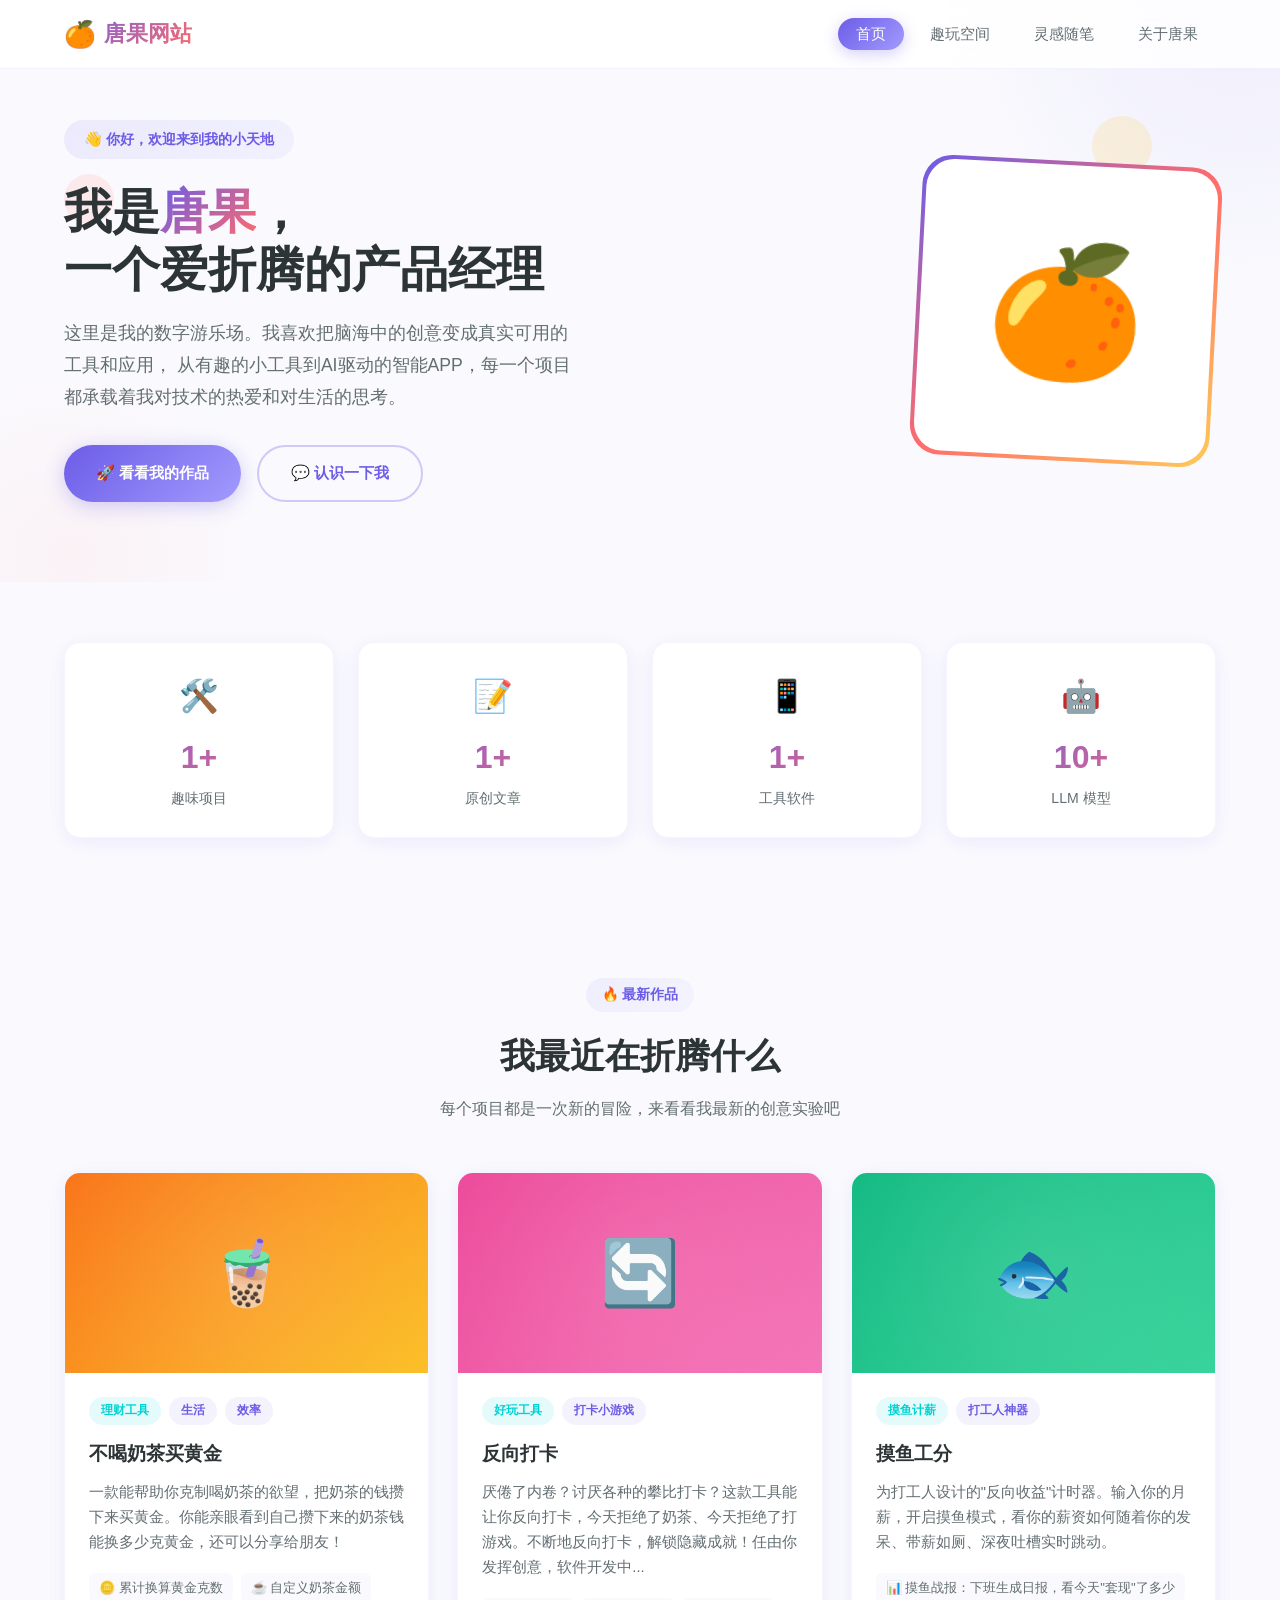
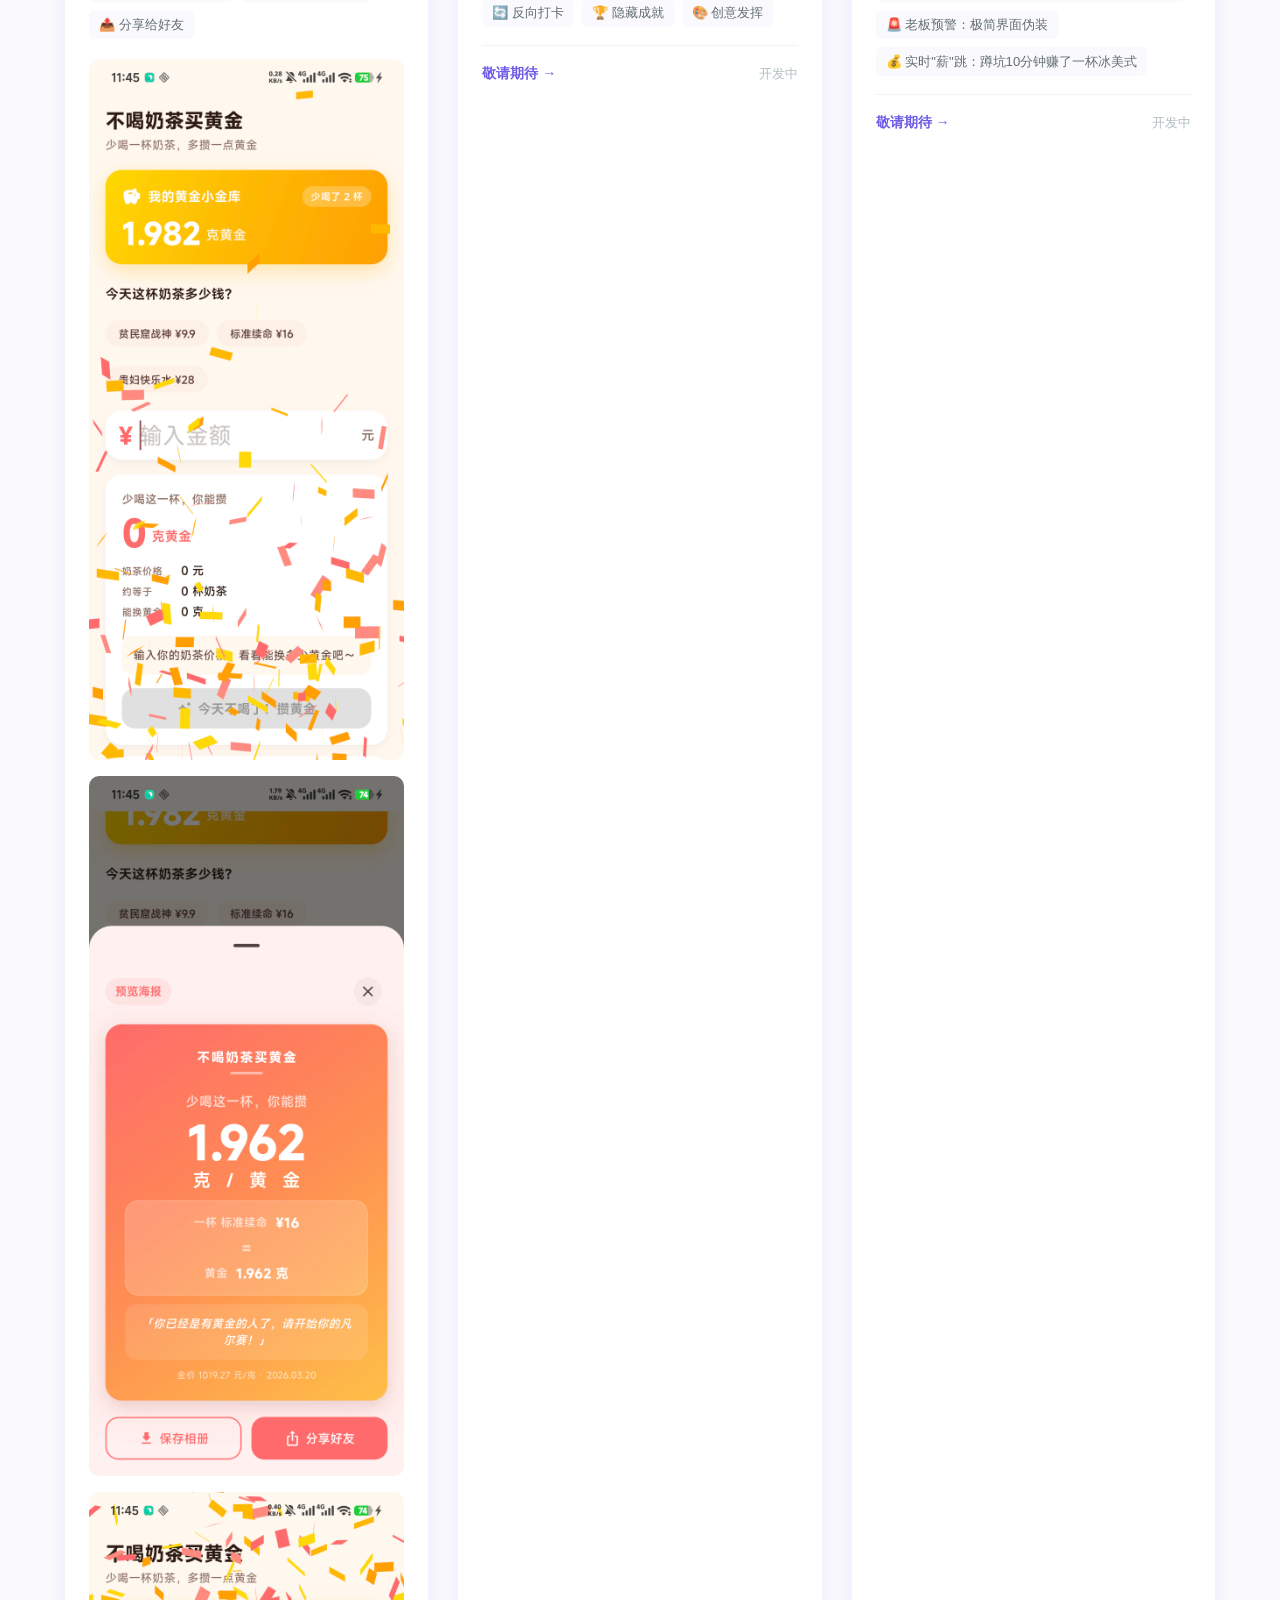
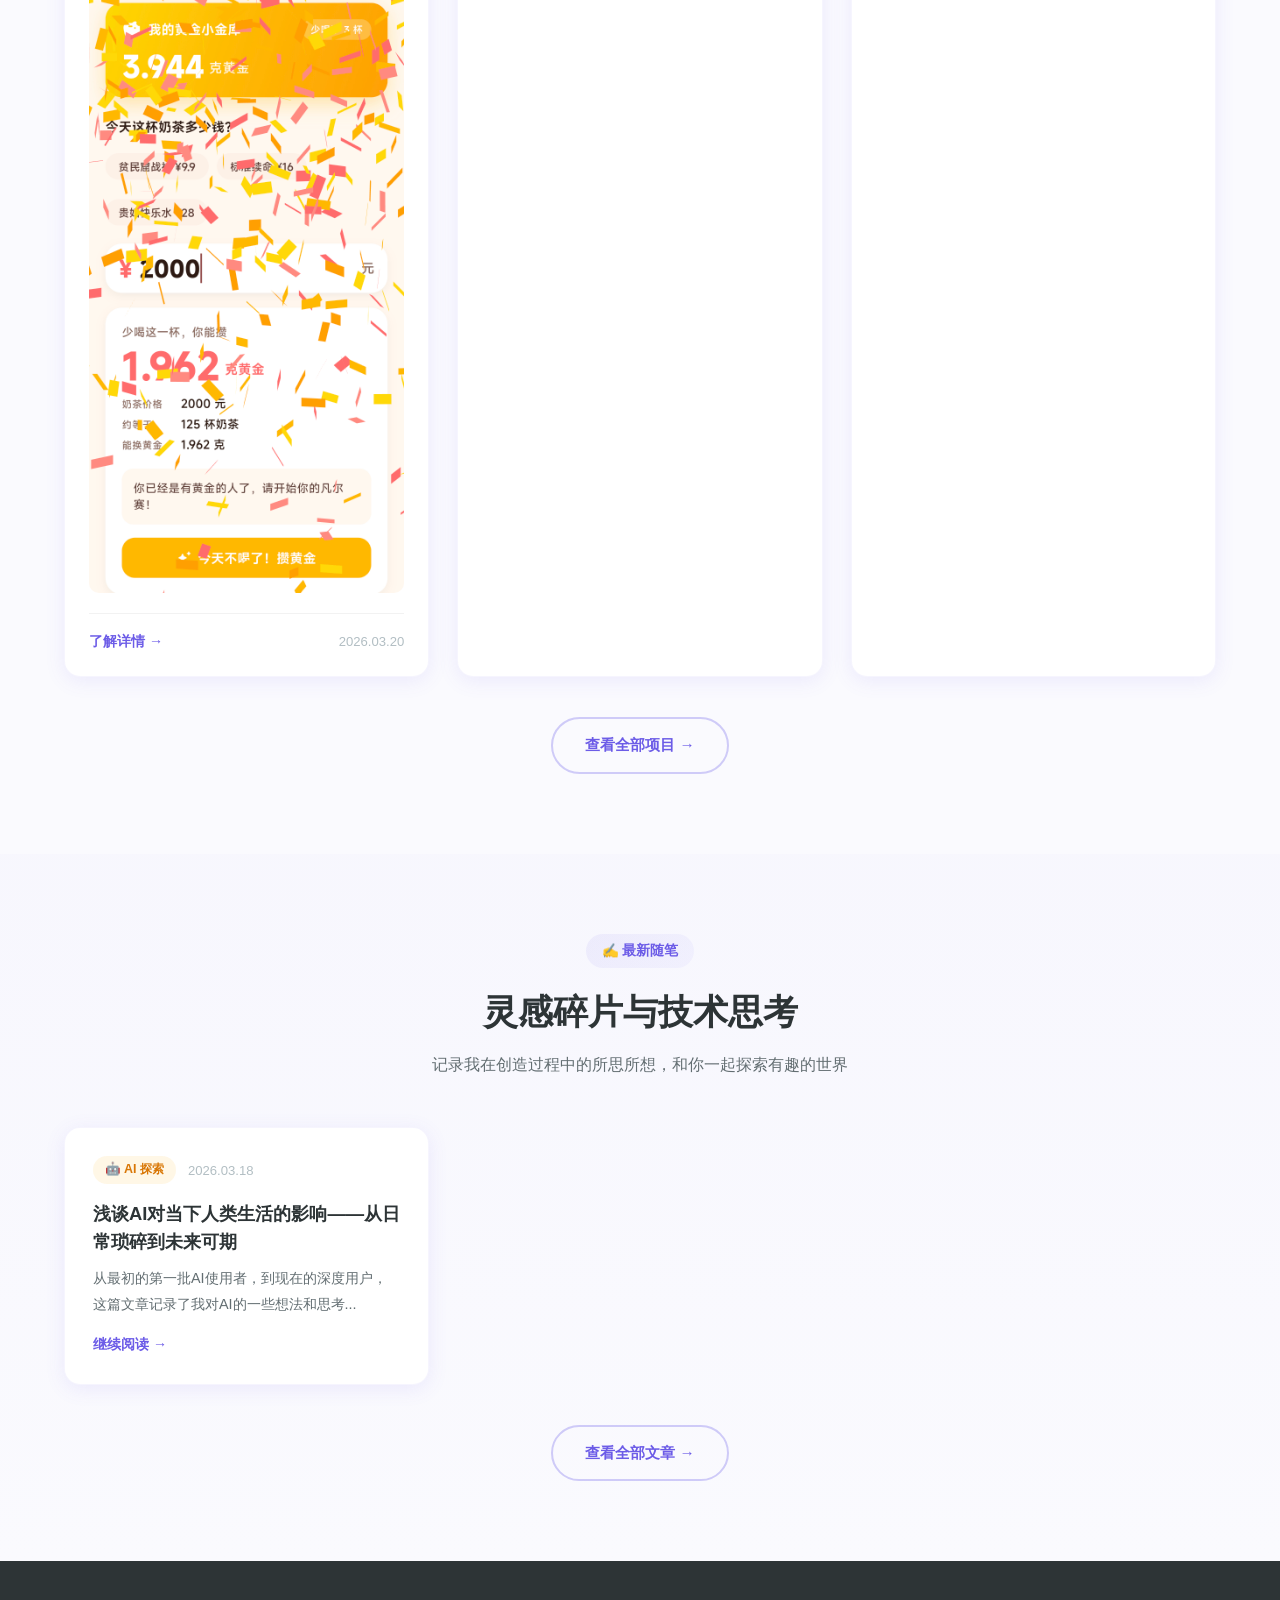
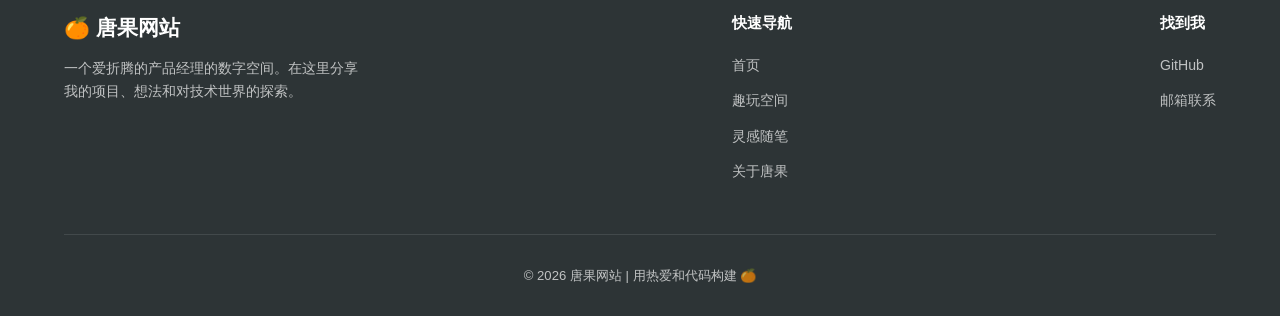
<file: index.html>
<!DOCTYPE html>
<html lang="zh-CN">
<head>
  <meta charset="UTF-8">
  <meta name="viewport" content="width=device-width, initial-scale=1.0">
  <title>唐果网站 - 分享有趣的工具与灵感</title>
  <meta name="description" content="唐果的个人网站，分享好玩的工具APP、AI应用和技术灵感随笔。">
  <style>
/* ========== 基础重置 & 变量 ========== */
:root {
  --primary: #6C5CE7;
  --primary-light: #A29BFE;
  --secondary: #FF6B6B;
  --accent: #FECA57;
  --accent-green: #00D2D3;
  --bg: #FAFAFE;
  --bg-card: #FFFFFF;
  --text: #2D3436;
  --text-light: #636E72;
  --text-lighter: #B2BEC3;
  --shadow: 0 4px 20px rgba(108, 92, 231, 0.1);
  --shadow-hover: 0 8px 30px rgba(108, 92, 231, 0.2);
  --radius: 16px;
  --radius-sm: 10px;
  --transition: all 0.3s cubic-bezier(0.4, 0, 0.2, 1);
}

* {
  margin: 0;
  padding: 0;
  box-sizing: border-box;
}

html {
  scroll-behavior: smooth;
}

body {
  font-family: -apple-system, BlinkMacSystemFont, "Segoe UI", "PingFang SC", "Hiragino Sans GB", "Microsoft YaHei", sans-serif;
  background: var(--bg);
  color: var(--text);
  line-height: 1.6;
  overflow-x: hidden;
}

a {
  text-decoration: none;
  color: inherit;
}

img {
  max-width: 100%;
  display: block;
}

.container {
  max-width: 1200px;
  margin: 0 auto;
  padding: 0 24px;
}

/* ========== 导航栏 ========== */
.navbar {
  position: fixed;
  top: 0;
  left: 0;
  right: 0;
  z-index: 1000;
  background: rgba(255, 255, 255, 0.85);
  backdrop-filter: blur(20px);
  -webkit-backdrop-filter: blur(20px);
  border-bottom: 1px solid rgba(108, 92, 231, 0.08);
  transition: var(--transition);
}

.navbar.scrolled {
  box-shadow: 0 2px 20px rgba(0, 0, 0, 0.06);
}

.nav-content {
  max-width: 1200px;
  margin: 0 auto;
  padding: 0 24px;
  display: flex;
  align-items: center;
  justify-content: space-between;
  height: 68px;
}

.nav-logo {
  font-size: 1.4rem;
  font-weight: 800;
  background: linear-gradient(135deg, var(--primary), var(--secondary));
  -webkit-background-clip: text;
  -webkit-text-fill-color: transparent;
  background-clip: text;
  display: flex;
  align-items: center;
  gap: 8px;
}

.nav-logo .logo-emoji {
  font-size: 1.6rem;
  -webkit-text-fill-color: initial;
}

.nav-links {
  display: flex;
  align-items: center;
  gap: 8px;
  list-style: none;
}

.nav-links a {
  padding: 8px 18px;
  border-radius: 50px;
  font-size: 0.92rem;
  font-weight: 500;
  color: var(--text-light);
  transition: var(--transition);
  position: relative;
}

.nav-links a:hover {
  color: var(--primary);
  background: rgba(108, 92, 231, 0.08);
}

.nav-links a.active {
  color: #fff;
  background: linear-gradient(135deg, var(--primary), var(--primary-light));
  box-shadow: 0 4px 15px rgba(108, 92, 231, 0.3);
}

/* 移动端菜单按钮 */
.menu-toggle {
  display: none;
  flex-direction: column;
  gap: 5px;
  cursor: pointer;
  padding: 8px;
  border: none;
  background: none;
}

.menu-toggle span {
  width: 24px;
  height: 2.5px;
  background: var(--text);
  border-radius: 2px;
  transition: var(--transition);
}

/* ========== Hero 区域 ========== */
.hero {
  padding: 120px 0 80px;
  position: relative;
  overflow: hidden;
}

.hero::before {
  content: '';
  position: absolute;
  top: -50%;
  right: -20%;
  width: 600px;
  height: 600px;
  background: radial-gradient(circle, rgba(108, 92, 231, 0.08) 0%, transparent 70%);
  border-radius: 50%;
  pointer-events: none;
}

.hero::after {
  content: '';
  position: absolute;
  bottom: -30%;
  left: -10%;
  width: 400px;
  height: 400px;
  background: radial-gradient(circle, rgba(255, 107, 107, 0.06) 0%, transparent 70%);
  border-radius: 50%;
  pointer-events: none;
}

.hero-content {
  display: flex;
  align-items: center;
  gap: 60px;
  position: relative;
  z-index: 1;
}

.hero-text {
  flex: 1;
}

.hero-greeting {
  display: inline-flex;
  align-items: center;
  gap: 8px;
  padding: 8px 20px;
  background: linear-gradient(135deg, rgba(108, 92, 231, 0.1), rgba(162, 155, 254, 0.1));
  border-radius: 50px;
  font-size: 0.9rem;
  color: var(--primary);
  font-weight: 600;
  margin-bottom: 24px;
  animation: fadeInUp 0.6s ease;
}

.hero-title {
  font-size: 3rem;
  font-weight: 800;
  line-height: 1.2;
  margin-bottom: 20px;
  animation: fadeInUp 0.6s ease 0.1s both;
}

.hero-title .highlight {
  background: linear-gradient(135deg, var(--primary), var(--secondary));
  -webkit-background-clip: text;
  -webkit-text-fill-color: transparent;
  background-clip: text;
}

.hero-desc {
  font-size: 1.1rem;
  color: var(--text-light);
  line-height: 1.8;
  margin-bottom: 32px;
  max-width: 520px;
  animation: fadeInUp 0.6s ease 0.2s both;
}

.hero-buttons {
  display: flex;
  gap: 16px;
  animation: fadeInUp 0.6s ease 0.3s both;
}

.btn {
  display: inline-flex;
  align-items: center;
  gap: 8px;
  padding: 14px 32px;
  border-radius: 50px;
  font-size: 0.95rem;
  font-weight: 600;
  border: none;
  cursor: pointer;
  transition: var(--transition);
}

.btn-primary {
  background: linear-gradient(135deg, var(--primary), var(--primary-light));
  color: #fff;
  box-shadow: 0 4px 20px rgba(108, 92, 231, 0.3);
}

.btn-primary:hover {
  transform: translateY(-2px);
  box-shadow: 0 6px 25px rgba(108, 92, 231, 0.4);
}

.btn-outline {
  background: transparent;
  color: var(--primary);
  border: 2px solid rgba(108, 92, 231, 0.3);
}

.btn-outline:hover {
  background: rgba(108, 92, 231, 0.06);
  border-color: var(--primary);
  transform: translateY(-2px);
}

.hero-avatar {
  flex-shrink: 0;
  animation: fadeInUp 0.6s ease 0.2s both;
}

.avatar-wrapper {
  width: 300px;
  height: 300px;
  border-radius: 30px;
  background: linear-gradient(135deg, var(--primary), var(--secondary), var(--accent));
  padding: 4px;
  transform: rotate(3deg);
  transition: var(--transition);
  position: relative;
}

.avatar-wrapper:hover {
  transform: rotate(0deg) scale(1.02);
}

.avatar-wrapper .avatar-inner {
  width: 100%;
  height: 100%;
  border-radius: 28px;
  background: var(--bg-card);
  display: flex;
  align-items: center;
  justify-content: center;
  font-size: 8rem;
  overflow: hidden;
}

.avatar-wrapper .avatar-inner img {
  width: 100%;
  height: 100%;
  object-fit: cover;
}

/* 浮动装饰 */
.floating-shapes {
  position: absolute;
  top: 0;
  left: 0;
  right: 0;
  bottom: 0;
  pointer-events: none;
  overflow: hidden;
}

.shape {
  position: absolute;
  border-radius: 50%;
  animation: float 6s ease-in-out infinite;
}

.shape-1 {
  width: 60px;
  height: 60px;
  background: rgba(254, 202, 87, 0.2);
  top: 20%;
  right: 10%;
  animation-delay: 0s;
}

.shape-2 {
  width: 40px;
  height: 40px;
  background: rgba(0, 210, 211, 0.15);
  top: 60%;
  right: 25%;
  animation-delay: 2s;
}

.shape-3 {
  width: 50px;
  height: 50px;
  background: rgba(255, 107, 107, 0.12);
  top: 30%;
  left: 5%;
  animation-delay: 4s;
}

/* ========== 板块标题 ========== */
.section-header {
  text-align: center;
  margin-bottom: 50px;
}

.section-tag {
  display: inline-flex;
  align-items: center;
  gap: 6px;
  padding: 6px 16px;
  background: linear-gradient(135deg, rgba(108, 92, 231, 0.08), rgba(162, 155, 254, 0.08));
  border-radius: 50px;
  font-size: 0.85rem;
  color: var(--primary);
  font-weight: 600;
  margin-bottom: 16px;
}

.section-title {
  font-size: 2.2rem;
  font-weight: 800;
  margin-bottom: 12px;
}

.section-subtitle {
  font-size: 1rem;
  color: var(--text-light);
  max-width: 500px;
  margin: 0 auto;
}

/* ========== 项目卡片 ========== */
.projects-section {
  padding: 80px 0;
}

.projects-grid {
  display: grid;
  grid-template-columns: repeat(auto-fill, minmax(350px, 1fr));
  gap: 28px;
}

.project-card {
  background: var(--bg-card);
  border-radius: var(--radius);
  overflow: hidden;
  box-shadow: var(--shadow);
  transition: var(--transition);
  border: 1px solid rgba(108, 92, 231, 0.06);
}

.project-card:hover {
  transform: translateY(-6px);
  box-shadow: var(--shadow-hover);
}

.project-cover {
  height: 200px;
  background: linear-gradient(135deg, var(--primary), var(--primary-light));
  position: relative;
  overflow: hidden;
  display: flex;
  align-items: center;
  justify-content: center;
}

.project-cover .cover-emoji {
  font-size: 4rem;
  position: relative;
  z-index: 1;
}

.project-cover::after {
  content: '';
  position: absolute;
  top: -50%;
  right: -50%;
  width: 200%;
  height: 200%;
  background: radial-gradient(circle, rgba(255, 255, 255, 0.1) 0%, transparent 60%);
}

.project-cover.cover-orange {
  background: linear-gradient(135deg, #F97316, #FBBF24);
}

.project-cover.cover-green {
  background: linear-gradient(135deg, #10B981, #34D399);
}

.project-cover.cover-pink {
  background: linear-gradient(135deg, #EC4899, #F472B6);
}

.project-cover.cover-blue {
  background: linear-gradient(135deg, #3B82F6, #60A5FA);
}

.project-cover.cover-teal {
  background: linear-gradient(135deg, #14B8A6, #5EEAD4);
}

.project-body {
  padding: 24px;
}

.project-tags {
  display: flex;
  flex-wrap: wrap;
  gap: 8px;
  margin-bottom: 14px;
}

.project-tag {
  padding: 4px 12px;
  border-radius: 50px;
  font-size: 0.78rem;
  font-weight: 600;
  background: rgba(108, 92, 231, 0.08);
  color: var(--primary);
}

.project-tag.tag-ai {
  background: rgba(255, 107, 107, 0.1);
  color: var(--secondary);
}

.project-tag.tag-tool {
  background: rgba(0, 210, 211, 0.1);
  color: var(--accent-green);
}

.project-card h3 {
  font-size: 1.2rem;
  font-weight: 700;
  margin-bottom: 10px;
}

.project-card p {
  font-size: 0.92rem;
  color: var(--text-light);
  line-height: 1.7;
  margin-bottom: 18px;
}

.project-features {
  display: flex;
  flex-wrap: wrap;
  gap: 8px;
  margin-bottom: 18px;
}

.feature-item {
  display: flex;
  align-items: center;
  gap: 4px;
  font-size: 0.82rem;
  color: var(--text-light);
  padding: 4px 10px;
  background: var(--bg);
  border-radius: 6px;
}

.project-footer {
  display: flex;
  align-items: center;
  justify-content: space-between;
  padding-top: 16px;
  border-top: 1px solid rgba(0, 0, 0, 0.05);
}

.project-link {
  display: inline-flex;
  align-items: center;
  gap: 6px;
  font-size: 0.88rem;
  font-weight: 600;
  color: var(--primary);
  transition: var(--transition);
}

.project-link:hover {
  gap: 10px;
}

.project-date {
  font-size: 0.82rem;
  color: var(--text-lighter);
}

/* ========== 更多按钮 ========== */
.section-more {
  text-align: center;
  margin-top: 40px;
}

/* ========== 文章板块 ========== */
.blog-section {
  padding: 80px 0;
  background: linear-gradient(180deg, rgba(108, 92, 231, 0.02) 0%, var(--bg) 100%);
}

.blog-grid {
  display: grid;
  grid-template-columns: repeat(auto-fill, minmax(350px, 1fr));
  gap: 28px;
}

.blog-card {
  background: var(--bg-card);
  border-radius: var(--radius);
  padding: 28px;
  box-shadow: var(--shadow);
  transition: var(--transition);
  border: 1px solid rgba(108, 92, 231, 0.06);
  display: flex;
  flex-direction: column;
}

.blog-card:hover {
  transform: translateY(-4px);
  box-shadow: var(--shadow-hover);
}

.blog-meta {
  display: flex;
  align-items: center;
  gap: 12px;
  margin-bottom: 16px;
}

.blog-category {
  padding: 4px 12px;
  border-radius: 50px;
  font-size: 0.78rem;
  font-weight: 600;
  background: rgba(254, 202, 87, 0.15);
  color: #D97706;
}

.blog-date {
  font-size: 0.82rem;
  color: var(--text-lighter);
}

.blog-card h3 {
  font-size: 1.15rem;
  font-weight: 700;
  margin-bottom: 10px;
  line-height: 1.5;
}

.blog-card p {
  font-size: 0.9rem;
  color: var(--text-light);
  line-height: 1.8;
  flex: 1;
  margin-bottom: 16px;
}

.blog-read-more {
  display: inline-flex;
  align-items: center;
  gap: 6px;
  font-size: 0.88rem;
  font-weight: 600;
  color: var(--primary);
  transition: var(--transition);
}

.blog-read-more:hover {
  gap: 10px;
}

/* ========== 统计数字 ========== */
.stats-bar {
  padding: 60px 0;
}

.stats-grid {
  display: grid;
  grid-template-columns: repeat(4, 1fr);
  gap: 24px;
}

.stat-item {
  text-align: center;
  padding: 28px 20px;
  background: var(--bg-card);
  border-radius: var(--radius);
  box-shadow: var(--shadow);
  transition: var(--transition);
  border: 1px solid rgba(108, 92, 231, 0.06);
}

.stat-item:hover {
  transform: translateY(-4px);
  box-shadow: var(--shadow-hover);
}

.stat-emoji {
  font-size: 2rem;
  margin-bottom: 10px;
}

.stat-number {
  font-size: 2rem;
  font-weight: 800;
  background: linear-gradient(135deg, var(--primary), var(--secondary));
  -webkit-background-clip: text;
  -webkit-text-fill-color: transparent;
  background-clip: text;
}

.stat-label {
  font-size: 0.88rem;
  color: var(--text-light);
  margin-top: 4px;
}

/* ========== 页脚 ========== */
.footer {
  padding: 50px 0 30px;
  background: var(--text);
  color: rgba(255, 255, 255, 0.7);
}

.footer-content {
  display: flex;
  justify-content: space-between;
  align-items: flex-start;
  gap: 40px;
  margin-bottom: 40px;
}

.footer-brand .footer-logo {
  font-size: 1.3rem;
  font-weight: 800;
  color: #fff;
  margin-bottom: 12px;
  display: flex;
  align-items: center;
  gap: 8px;
}

.footer-brand p {
  font-size: 0.88rem;
  line-height: 1.7;
  max-width: 300px;
}

.footer-nav h4 {
  color: #fff;
  font-size: 0.95rem;
  margin-bottom: 16px;
}

.footer-nav ul {
  list-style: none;
}

.footer-nav ul li {
  margin-bottom: 10px;
}

.footer-nav ul a {
  font-size: 0.88rem;
  transition: var(--transition);
}

.footer-nav ul a:hover {
  color: var(--primary-light);
}

.footer-bottom {
  text-align: center;
  padding-top: 30px;
  border-top: 1px solid rgba(255, 255, 255, 0.1);
  font-size: 0.82rem;
}

/* ========== 关于页面 ========== */
.about-hero {
  padding: 120px 0 60px;
  text-align: center;
}

.about-content {
  padding: 0 0 80px;
}

.about-grid {
  display: grid;
  grid-template-columns: 1fr 1fr;
  gap: 60px;
  align-items: start;
}

.about-info h2 {
  font-size: 1.8rem;
  font-weight: 800;
  margin-bottom: 20px;
}

.about-info p {
  font-size: 1rem;
  color: var(--text-light);
  line-height: 1.9;
  margin-bottom: 16px;
}

.contact-card {
  background: var(--bg-card);
  border-radius: var(--radius);
  padding: 36px;
  box-shadow: var(--shadow);
  border: 1px solid rgba(108, 92, 231, 0.06);
}

.contact-card h3 {
  font-size: 1.3rem;
  font-weight: 700;
  margin-bottom: 24px;
}

.contact-item {
  display: flex;
  align-items: center;
  gap: 14px;
  padding: 14px 0;
  border-bottom: 1px solid rgba(0, 0, 0, 0.05);
}

.contact-item:last-child {
  border-bottom: none;
}

.contact-icon {
  width: 44px;
  height: 44px;
  border-radius: 12px;
  display: flex;
  align-items: center;
  justify-content: center;
  font-size: 1.2rem;
  flex-shrink: 0;
}

.contact-icon.icon-email {
  background: rgba(108, 92, 231, 0.1);
}

.contact-icon.icon-wechat {
  background: rgba(16, 185, 129, 0.1);
}

.contact-icon.icon-github {
  background: rgba(45, 52, 54, 0.1);
}

.contact-detail .label {
  font-size: 0.82rem;
  color: var(--text-lighter);
}

.contact-detail .value {
  font-size: 0.95rem;
  font-weight: 600;
  color: var(--text);
}

/* ========== 技能标签 ========== */
.skill-tags {
  display: flex;
  flex-wrap: wrap;
  gap: 10px;
  margin-top: 24px;
}

.skill-tag {
  padding: 8px 18px;
  border-radius: 50px;
  font-size: 0.85rem;
  font-weight: 600;
  background: rgba(108, 92, 231, 0.08);
  color: var(--primary);
  transition: var(--transition);
}

.skill-tag:hover {
  background: rgba(108, 92, 231, 0.15);
  transform: translateY(-2px);
}

/* ========== 文章列表页 ========== */
.page-header {
  padding: 120px 0 50px;
  text-align: center;
  position: relative;
}

.blog-list {
  padding: 0 0 80px;
}

.blog-list-item {
  background: var(--bg-card);
  border-radius: var(--radius);
  padding: 28px 32px;
  margin-bottom: 20px;
  box-shadow: var(--shadow);
  border: 1px solid rgba(108, 92, 231, 0.06);
  display: flex;
  align-items: center;
  gap: 24px;
  transition: var(--transition);
  cursor: pointer;
}

.blog-list-item:hover {
  transform: translateX(8px);
  box-shadow: var(--shadow-hover);
  border-left: 3px solid var(--primary);
}

.blog-list-emoji {
  font-size: 2.2rem;
  flex-shrink: 0;
}

.blog-list-content {
  flex: 1;
}

.blog-list-content h3 {
  font-size: 1.1rem;
  font-weight: 700;
  margin-bottom: 6px;
}

.blog-list-content p {
  font-size: 0.88rem;
  color: var(--text-light);
  line-height: 1.6;
}

.blog-list-meta {
  display: flex;
  align-items: center;
  gap: 12px;
  margin-top: 8px;
}

.blog-list-meta span {
  font-size: 0.8rem;
  color: var(--text-lighter);
}

/* ========== 项目详情样式 ========== */
.project-screenshots {
  display: grid;
  grid-template-columns: repeat(auto-fill, minmax(250px, 1fr));
  gap: 16px;
  margin: 20px 0;
}

.screenshot-placeholder {
  height: 180px;
  border-radius: var(--radius-sm);
  display: flex;
  align-items: center;
  justify-content: center;
  font-size: 0.9rem;
  color: var(--text-lighter);
  border: 2px dashed rgba(108, 92, 231, 0.15);
  background: rgba(108, 92, 231, 0.02);
}

/* ========== 动画 ========== */
@keyframes fadeInUp {
  from {
    opacity: 0;
    transform: translateY(24px);
  }
  to {
    opacity: 1;
    transform: translateY(0);
  }
}

@keyframes float {
  0%, 100% {
    transform: translateY(0px) rotate(0deg);
  }
  50% {
    transform: translateY(-20px) rotate(5deg);
  }
}

.fade-in {
  opacity: 0;
  transform: translateY(24px);
  transition: opacity 0.6s ease, transform 0.6s ease;
}

.fade-in.visible {
  opacity: 1;
  transform: translateY(0);
}

/* ========== 响应式 ========== */
@media (max-width: 768px) {
  .nav-links {
    position: fixed;
    top: 68px;
    left: 0;
    right: 0;
    background: rgba(255, 255, 255, 0.98);
    backdrop-filter: blur(20px);
    flex-direction: column;
    padding: 20px;
    gap: 4px;
    transform: translateY(-120%);
    transition: var(--transition);
    box-shadow: 0 10px 30px rgba(0, 0, 0, 0.1);
  }

  .nav-links.open {
    transform: translateY(0);
  }

  .nav-links a {
    width: 100%;
    text-align: center;
    padding: 12px;
  }

  .menu-toggle {
    display: flex;
  }

  .hero-content {
    flex-direction: column-reverse;
    text-align: center;
    gap: 40px;
  }

  .hero-title {
    font-size: 2rem;
  }

  .hero-desc {
    margin: 0 auto 32px;
  }

  .hero-buttons {
    justify-content: center;
  }

  .avatar-wrapper {
    width: 200px;
    height: 200px;
  }

  .avatar-wrapper .avatar-inner {
    font-size: 5rem;
  }

  .projects-grid,
  .blog-grid {
    grid-template-columns: 1fr;
  }

  .stats-grid {
    grid-template-columns: repeat(2, 1fr);
  }

  .about-grid {
    grid-template-columns: 1fr;
  }

  .footer-content {
    flex-direction: column;
  }

  .blog-list-item {
    flex-direction: column;
    text-align: center;
  }

  .section-title {
    font-size: 1.7rem;
  }
}

@media (max-width: 480px) {
  .hero {
    padding: 100px 0 60px;
  }

  .hero-title {
    font-size: 1.7rem;
  }

  .hero-buttons {
    flex-direction: column;
    align-items: center;
  }

  .btn {
    width: 100%;
    justify-content: center;
  }

  .stats-grid {
    grid-template-columns: 1fr 1fr;
    gap: 16px;
  }
}

/* ========== 项目详情页 ========== */
.project-detail-hero {
  padding: 120px 0 40px;
}

.back-link {
  display: inline-flex;
  align-items: center;
  gap: 6px;
  font-size: 0.9rem;
  font-weight: 600;
  color: var(--primary);
  margin-bottom: 30px;
  transition: var(--transition);
}

.back-link:hover {
  gap: 10px;
}

.project-detail-header {
  display: flex;
  align-items: center;
  gap: 28px;
}

.project-detail-icon {
  width: 100px;
  height: 100px;
  border-radius: 24px;
  background: linear-gradient(135deg, #F97316, #FBBF24);
  display: flex;
  align-items: center;
  justify-content: center;
  font-size: 3.5rem;
  flex-shrink: 0;
}

.project-detail-header h1 {
  font-size: 2.2rem;
  font-weight: 800;
}

.project-detail-slogan {
  font-size: 1.05rem;
  color: var(--text-light);
  margin-top: 6px;
}

.project-detail-content {
  padding: 20px 0 80px;
}

.detail-section {
  margin-bottom: 50px;
}

.detail-section h2 {
  font-size: 1.5rem;
  font-weight: 800;
  margin-bottom: 20px;
  padding-bottom: 12px;
  border-bottom: 2px solid rgba(108, 92, 231, 0.1);
}

.detail-section p {
  font-size: 1rem;
  color: var(--text-light);
  line-height: 1.9;
  margin-bottom: 12px;
}

.feature-cards {
  display: grid;
  grid-template-columns: repeat(auto-fill, minmax(280px, 1fr));
  gap: 24px;
}

.feature-card-detail {
  background: var(--bg-card);
  border-radius: var(--radius);
  padding: 28px;
  box-shadow: var(--shadow);
  border: 1px solid rgba(108, 92, 231, 0.06);
  transition: var(--transition);
}

.feature-card-detail:hover {
  transform: translateY(-4px);
  box-shadow: var(--shadow-hover);
}

.feature-card-icon {
  font-size: 2.5rem;
  margin-bottom: 14px;
}

.feature-card-detail h3 {
  font-size: 1.1rem;
  font-weight: 700;
  margin-bottom: 10px;
}

.feature-card-detail p {
  font-size: 0.9rem;
  color: var(--text-light);
  line-height: 1.7;
}

.detail-screenshots {
  display: grid;
  grid-template-columns: repeat(3, 1fr);
  gap: 24px;
}

.detail-screenshot-item {
  text-align: center;
}

.detail-screenshot-item img {
  border-radius: var(--radius);
  box-shadow: var(--shadow);
  margin-bottom: 10px;
}

.detail-screenshot-item p {
  font-size: 0.85rem;
  color: var(--text-lighter);
}

.project-info-table {
  background: var(--bg-card);
  border-radius: var(--radius);
  padding: 28px;
  box-shadow: var(--shadow);
  border: 1px solid rgba(108, 92, 231, 0.06);
}

.info-row {
  display: flex;
  align-items: center;
  padding: 14px 0;
  border-bottom: 1px solid rgba(0, 0, 0, 0.05);
}

.info-row:last-child {
  border-bottom: none;
}

.info-label {
  width: 120px;
  font-size: 0.88rem;
  font-weight: 600;
  color: var(--text-lighter);
  flex-shrink: 0;
}

.info-value {
  font-size: 0.95rem;
  font-weight: 600;
  color: var(--text);
}

/* ========== 文章详情页 ========== */
.article-hero {
  padding: 120px 0 40px;
}

.article-header {
  max-width: 800px;
}

.article-title {
  font-size: 2rem;
  font-weight: 800;
  line-height: 1.4;
  margin: 20px 0 14px;
}

.article-subtitle {
  font-size: 1.05rem;
  color: var(--text-light);
  line-height: 1.7;
}

.article-content {
  padding: 20px 0 80px;
}

.article-body {
  max-width: 800px;
  font-size: 1rem;
  line-height: 2;
  color: var(--text);
}

.article-body h2 {
  font-size: 1.5rem;
  font-weight: 800;
  margin: 48px 0 20px;
  padding-bottom: 10px;
  border-bottom: 2px solid rgba(108, 92, 231, 0.1);
  color: var(--text);
}

.article-body h3 {
  font-size: 1.15rem;
  font-weight: 700;
  margin: 28px 0 12px;
  color: var(--primary);
}

.article-body p {
  margin-bottom: 16px;
  color: var(--text-light);
}

.article-advice {
  margin: 24px 0;
}

.advice-item {
  background: var(--bg-card);
  border-radius: var(--radius);
  padding: 24px 28px;
  margin-bottom: 16px;
  box-shadow: var(--shadow);
  border-left: 4px solid var(--primary);
}

.advice-item h4 {
  font-size: 1.05rem;
  font-weight: 700;
  color: var(--text);
  margin-bottom: 8px;
}

.advice-item p {
  font-size: 0.95rem;
  color: var(--text-light);
  line-height: 1.8;
  margin-bottom: 0;
}

.article-ending {
  font-size: 1.1rem;
  text-align: center;
  color: var(--text);
  padding: 20px 0;
}

/* ========== 详情页响应式 ========== */
@media (max-width: 768px) {
  .project-detail-header {
    flex-direction: column;
    text-align: center;
  }

  .project-detail-header h1 {
    font-size: 1.6rem;
  }

  .detail-screenshots {
    grid-template-columns: 1fr;
  }

  .feature-cards {
    grid-template-columns: 1fr;
  }

  .article-title {
    font-size: 1.5rem;
  }

  .info-row {
    flex-direction: column;
    align-items: flex-start;
    gap: 4px;
  }
}

</style>
</head>
<body>

  <!-- 导航栏 -->
  <nav class="navbar">
    <div class="nav-content">
      <a href="index.html" class="nav-logo">
        <span class="logo-emoji">🍊</span> 唐果网站
      </a>
      <ul class="nav-links">
        <li><a href="index.html" class="active">首页</a></li>
        <li><a href="projects.html">趣玩空间</a></li>
        <li><a href="blog.html">灵感随笔</a></li>
        <li><a href="about.html">关于唐果</a></li>
      </ul>
      <button class="menu-toggle" aria-label="菜单">
        <span></span>
        <span></span>
        <span></span>
      </button>
    </div>
  </nav>

  <!-- Hero 介绍区域 -->
  <section class="hero">
    <div class="floating-shapes">
      <div class="shape shape-1"></div>
      <div class="shape shape-2"></div>
      <div class="shape shape-3"></div>
    </div>
    <div class="container">
      <div class="hero-content">
        <div class="hero-text">
          <div class="hero-greeting">👋 你好，欢迎来到我的小天地</div>
          <h1 class="hero-title">
            我是<span class="highlight">唐果</span>，<br>一个爱折腾的产品经理
          </h1>
          <p class="hero-desc">
            这里是我的数字游乐场。我喜欢把脑海中的创意变成真实可用的工具和应用，
            从有趣的小工具到AI驱动的智能APP，每一个项目都承载着我对技术的热爱和对生活的思考。
          </p>
          <div class="hero-buttons">
            <a href="projects.html" class="btn btn-primary">🚀 看看我的作品</a>
            <a href="about.html" class="btn btn-outline">💬 认识一下我</a>
          </div>
        </div>
        <div class="hero-avatar">
          <div class="avatar-wrapper">
            <div class="avatar-inner">🍊</div>
          </div>
        </div>
      </div>
    </div>
  </section>

  <!-- 数据统计 -->
  <section class="stats-bar">
    <div class="container">
      <div class="stats-grid">
        <div class="stat-item fade-in">
          <div class="stat-emoji">🛠️</div>
          <div class="stat-number" data-count="1">0+</div>
          <div class="stat-label">趣味项目</div>
        </div>
        <div class="stat-item fade-in">
          <div class="stat-emoji">📝</div>
          <div class="stat-number" data-count="1">0+</div>
          <div class="stat-label">原创文章</div>
        </div>
        <div class="stat-item fade-in">
          <div class="stat-emoji">📱</div>
          <div class="stat-number" data-count="1">0+</div>
          <div class="stat-label">工具软件</div>
        </div>
        <div class="stat-item fade-in">
          <div class="stat-emoji">🤖</div>
          <div class="stat-number" data-count="10">0+</div>
          <div class="stat-label">LLM 模型</div>
        </div>
      </div>
    </div>
  </section>

  <!-- 最新项目 -->
  <section class="projects-section">
    <div class="container">
      <div class="section-header fade-in">
        <div class="section-tag">🔥 最新作品</div>
        <h2 class="section-title">我最近在折腾什么</h2>
        <p class="section-subtitle">每个项目都是一次新的冒险，来看看我最新的创意实验吧</p>
      </div>

      <div class="projects-grid">
        <!-- 项目卡片 1：不喝奶茶买黄金 -->
        <div class="project-card fade-in">
          <div class="project-cover cover-orange">
            <span class="cover-emoji">🧋</span>
          </div>
          <div class="project-body">
            <div class="project-tags">
              <span class="project-tag tag-tool">理财工具</span>
              <span class="project-tag">生活</span>
              <span class="project-tag">效率</span>
            </div>
            <h3>不喝奶茶买黄金</h3>
            <p>一款能帮助你克制喝奶茶的欲望，把奶茶的钱攒下来买黄金。你能亲眼看到自己攒下来的奶茶钱能换多少克黄金，还可以分享给朋友！</p>
            <div class="project-features">
              <span class="feature-item">🪙 累计换算黄金克数</span>
              <span class="feature-item">☕ 自定义奶茶金额</span>
              <span class="feature-item">📤 分享给好友</span>
            </div>
            <div class="project-screenshots">
              <img src="images/naicha-1.png" alt="不喝奶茶买黄金-主页" class="screenshot-placeholder" style="height:auto;border:none;background:none;">
              <img src="images/naicha-2.png" alt="不喝奶茶买黄金-分享海报" class="screenshot-placeholder" style="height:auto;border:none;background:none;">
              <img src="images/naicha-3.png" alt="不喝奶茶买黄金-撒花" class="screenshot-placeholder" style="height:auto;border:none;background:none;">
            </div>
            <div class="project-footer">
              <a href="project-naicha.html" class="project-link">了解详情 →</a>
              <span class="project-date">2026.03.20</span>
            </div>
          </div>
        </div>

        <!-- 项目卡片 2：反向打卡 -->
        <div class="project-card fade-in">
          <div class="project-cover cover-pink">
            <span class="cover-emoji">🔄</span>
          </div>
          <div class="project-body">
            <div class="project-tags">
              <span class="project-tag tag-tool">好玩工具</span>
              <span class="project-tag">打卡小游戏</span>
            </div>
            <h3>反向打卡</h3>
            <p>厌倦了内卷？讨厌各种的攀比打卡？这款工具能让你反向打卡，今天拒绝了奶茶、今天拒绝了打游戏。不断地反向打卡，解锁隐藏成就！任由你发挥创意，软件开发中...</p>
            <div class="project-features">
              <span class="feature-item">🔄 反向打卡</span>
              <span class="feature-item">🏆 隐藏成就</span>
              <span class="feature-item">🎨 创意发挥</span>
            </div>
            <div class="project-footer">
              <a href="#" class="project-link">敬请期待 →</a>
              <span class="project-date">开发中</span>
            </div>
          </div>
        </div>

        <!-- 项目卡片 3：摸鱼工分 -->
        <div class="project-card fade-in">
          <div class="project-cover cover-green">
            <span class="cover-emoji">🐟</span>
          </div>
          <div class="project-body">
            <div class="project-tags">
              <span class="project-tag tag-tool">摸鱼计薪</span>
              <span class="project-tag">打工人神器</span>
            </div>
            <h3>摸鱼工分</h3>
            <p>为打工人设计的"反向收益"计时器。输入你的月薪，开启摸鱼模式，看你的薪资如何随着你的发呆、带薪如厕、深夜吐槽实时跳动。</p>
            <div class="project-features">
              <span class="feature-item">📊 摸鱼战报：下班生成日报，看今天"套现"了多少</span>
              <span class="feature-item">🚨 老板预警：极简界面伪装</span>
              <span class="feature-item">💰 实时"薪"跳：蹲坑10分钟赚了一杯冰美式</span>
            </div>
            <div class="project-footer">
              <a href="#" class="project-link">敬请期待 →</a>
              <span class="project-date">开发中</span>
            </div>
          </div>
        </div>
      </div>

      <div class="section-more">
        <a href="projects.html" class="btn btn-outline">查看全部项目 →</a>
      </div>
    </div>
  </section>

  <!-- 最新文章 -->
  <section class="blog-section">
    <div class="container">
      <div class="section-header fade-in">
        <div class="section-tag">✍️ 最新随笔</div>
        <h2 class="section-title">灵感碎片与技术思考</h2>
        <p class="section-subtitle">记录我在创造过程中的所思所想，和你一起探索有趣的世界</p>
      </div>

      <div class="blog-grid">
        <div class="blog-card fade-in">
          <div class="blog-meta">
            <span class="blog-category">🤖 AI 探索</span>
            <span class="blog-date">2026.03.18</span>
          </div>
          <h3>浅谈AI对当下人类生活的影响——从日常琐碎到未来可期</h3>
          <p>从最初的第一批AI使用者，到现在的深度用户，这篇文章记录了我对AI的一些想法和思考...</p>
          <a href="blog-ai-impact.html" class="blog-read-more">继续阅读 →</a>
        </div>
      </div>

      <div class="section-more">
        <a href="blog.html" class="btn btn-outline">查看全部文章 →</a>
      </div>
    </div>
  </section>

  <!-- 页脚 -->
  <footer class="footer">
    <div class="container">
      <div class="footer-content">
        <div class="footer-brand">
          <div class="footer-logo">🍊 唐果网站</div>
          <p>一个爱折腾的产品经理的数字空间。在这里分享我的项目、想法和对技术世界的探索。</p>
        </div>
        <div class="footer-nav">
          <h4>快速导航</h4>
          <ul>
            <li><a href="index.html">首页</a></li>
            <li><a href="projects.html">趣玩空间</a></li>
            <li><a href="blog.html">灵感随笔</a></li>
            <li><a href="about.html">关于唐果</a></li>
          </ul>
        </div>
        <div class="footer-nav">
          <h4>找到我</h4>
          <ul>
            <li><a href="#">GitHub</a></li>
            <li><a href="mailto:500536561@qq.com">邮箱联系</a></li>
          </ul>
        </div>
      </div>
      <div class="footer-bottom">
        <p>© 2026 唐果网站 | 用热爱和代码构建 🍊</p>
      </div>
    </div>
  </footer>

  <script>
// ========== 导航栏滚动效果 ==========
const navbar = document.querySelector('.navbar');
window.addEventListener('scroll', () => {
  if (window.scrollY > 20) {
    navbar.classList.add('scrolled');
  } else {
    navbar.classList.remove('scrolled');
  }
});

// ========== 移动端菜单 ==========
const menuToggle = document.querySelector('.menu-toggle');
const navLinks = document.querySelector('.nav-links');

if (menuToggle) {
  menuToggle.addEventListener('click', () => {
    navLinks.classList.toggle('open');
    menuToggle.classList.toggle('active');
  });

  // 点击链接后关闭菜单
  navLinks.querySelectorAll('a').forEach(link => {
    link.addEventListener('click', () => {
      navLinks.classList.remove('open');
      menuToggle.classList.remove('active');
    });
  });
}

// ========== 滚动渐入动画 ==========
const observerOptions = {
  threshold: 0.1,
  rootMargin: '0px 0px -50px 0px'
};

const observer = new IntersectionObserver((entries) => {
  entries.forEach(entry => {
    if (entry.isIntersecting) {
      entry.target.classList.add('visible');
    }
  });
}, observerOptions);

document.querySelectorAll('.fade-in').forEach(el => {
  observer.observe(el);
});

// ========== 当前页面导航高亮 ==========
function setActiveNav() {
  const currentPage = window.location.pathname.split('/').pop() || 'index.html';
  document.querySelectorAll('.nav-links a').forEach(link => {
    const href = link.getAttribute('href');
    if (href === currentPage || (currentPage === '' && href === 'index.html')) {
      link.classList.add('active');
    } else {
      link.classList.remove('active');
    }
  });
}

setActiveNav();

// ========== 平滑滚动到锚点 ==========
document.querySelectorAll('a[href^="#"]').forEach(anchor => {
  anchor.addEventListener('click', function (e) {
    e.preventDefault();
    const target = document.querySelector(this.getAttribute('href'));
    if (target) {
      target.scrollIntoView({ behavior: 'smooth', block: 'start' });
    }
  });
});

// ========== 数字递增动画 ==========
function animateNumbers() {
  document.querySelectorAll('.stat-number').forEach(el => {
    const target = parseInt(el.getAttribute('data-count'));
    if (!target || el.dataset.animated) return;

    const duration = 1500;
    const step = target / (duration / 16);
    let current = 0;

    el.dataset.animated = 'true';
    const timer = setInterval(() => {
      current += step;
      if (current >= target) {
        current = target;
        clearInterval(timer);
      }
      el.textContent = Math.floor(current) + '+';
    }, 16);
  });
}

const statsObserver = new IntersectionObserver((entries) => {
  entries.forEach(entry => {
    if (entry.isIntersecting) {
      animateNumbers();
    }
  });
}, { threshold: 0.3 });

const statsSection = document.querySelector('.stats-bar');
if (statsSection) {
  statsObserver.observe(statsSection);
}

</script>
</body>
</html>
</file>
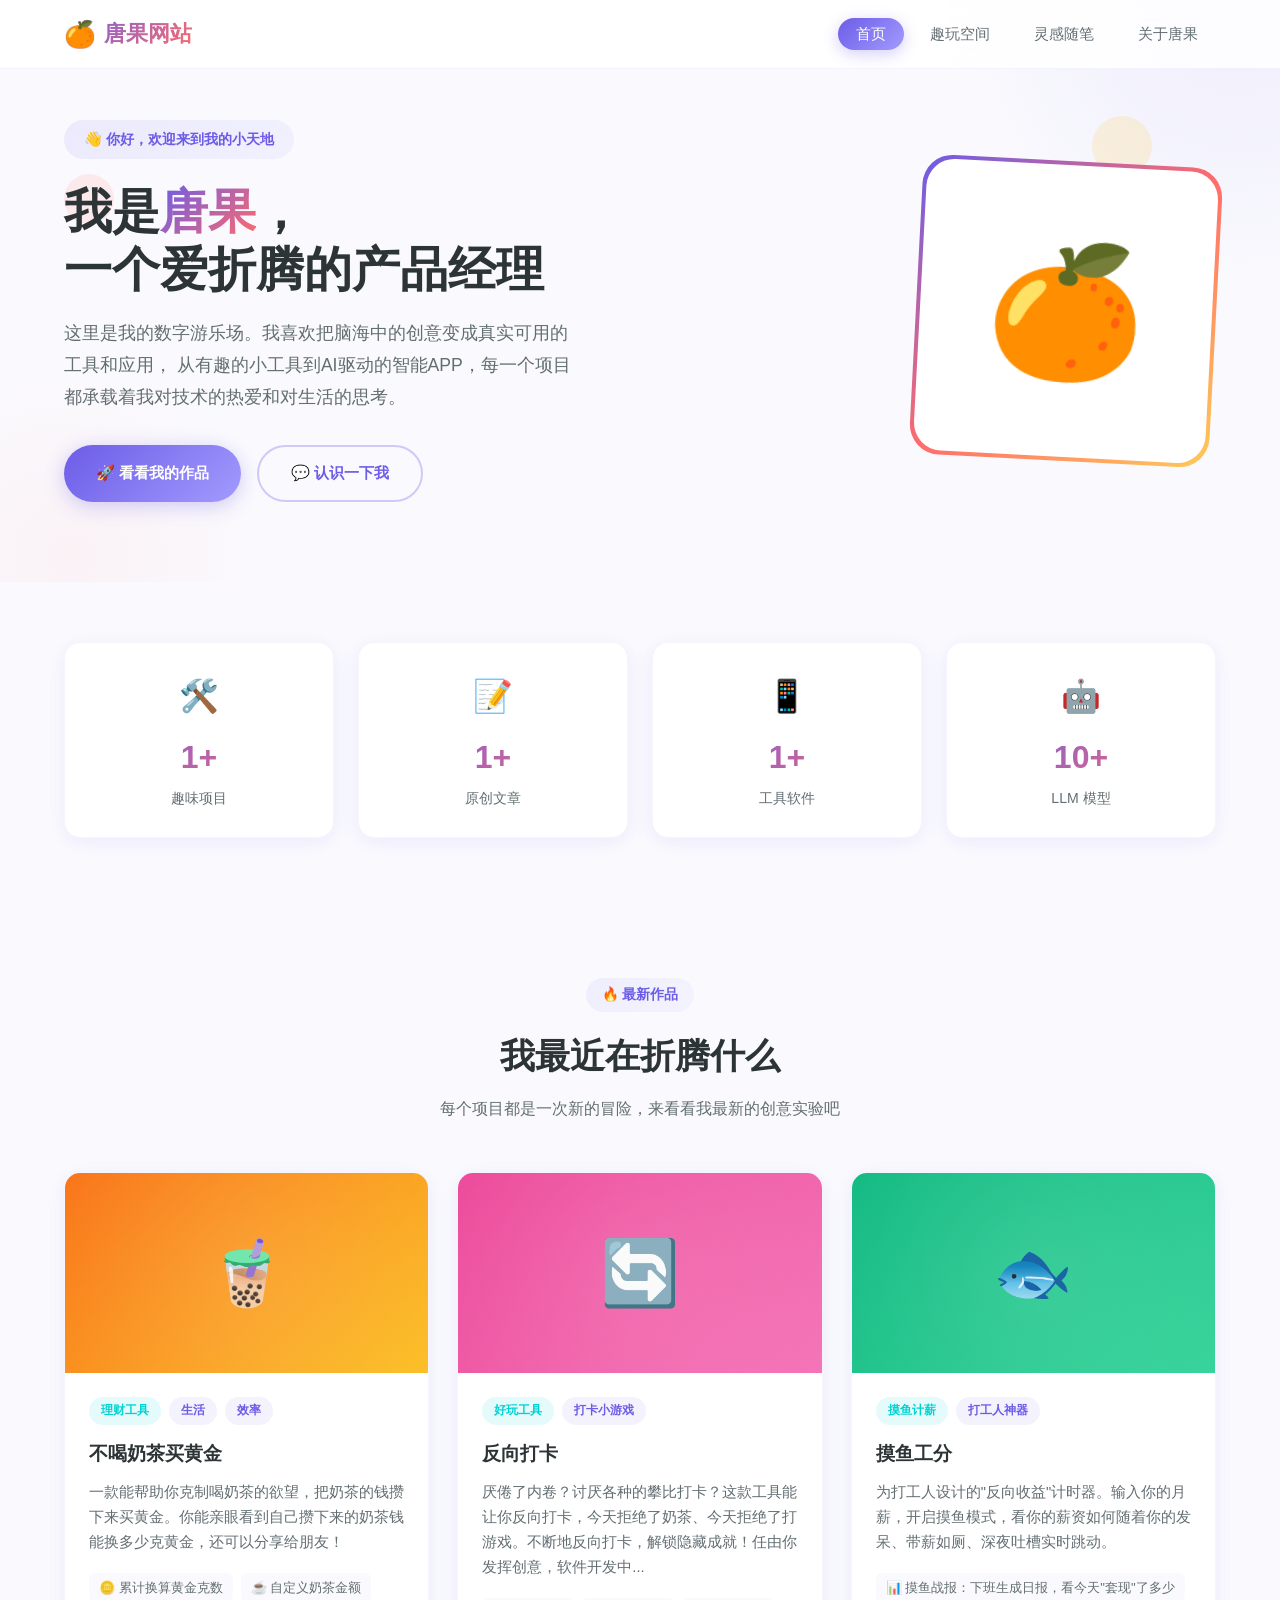
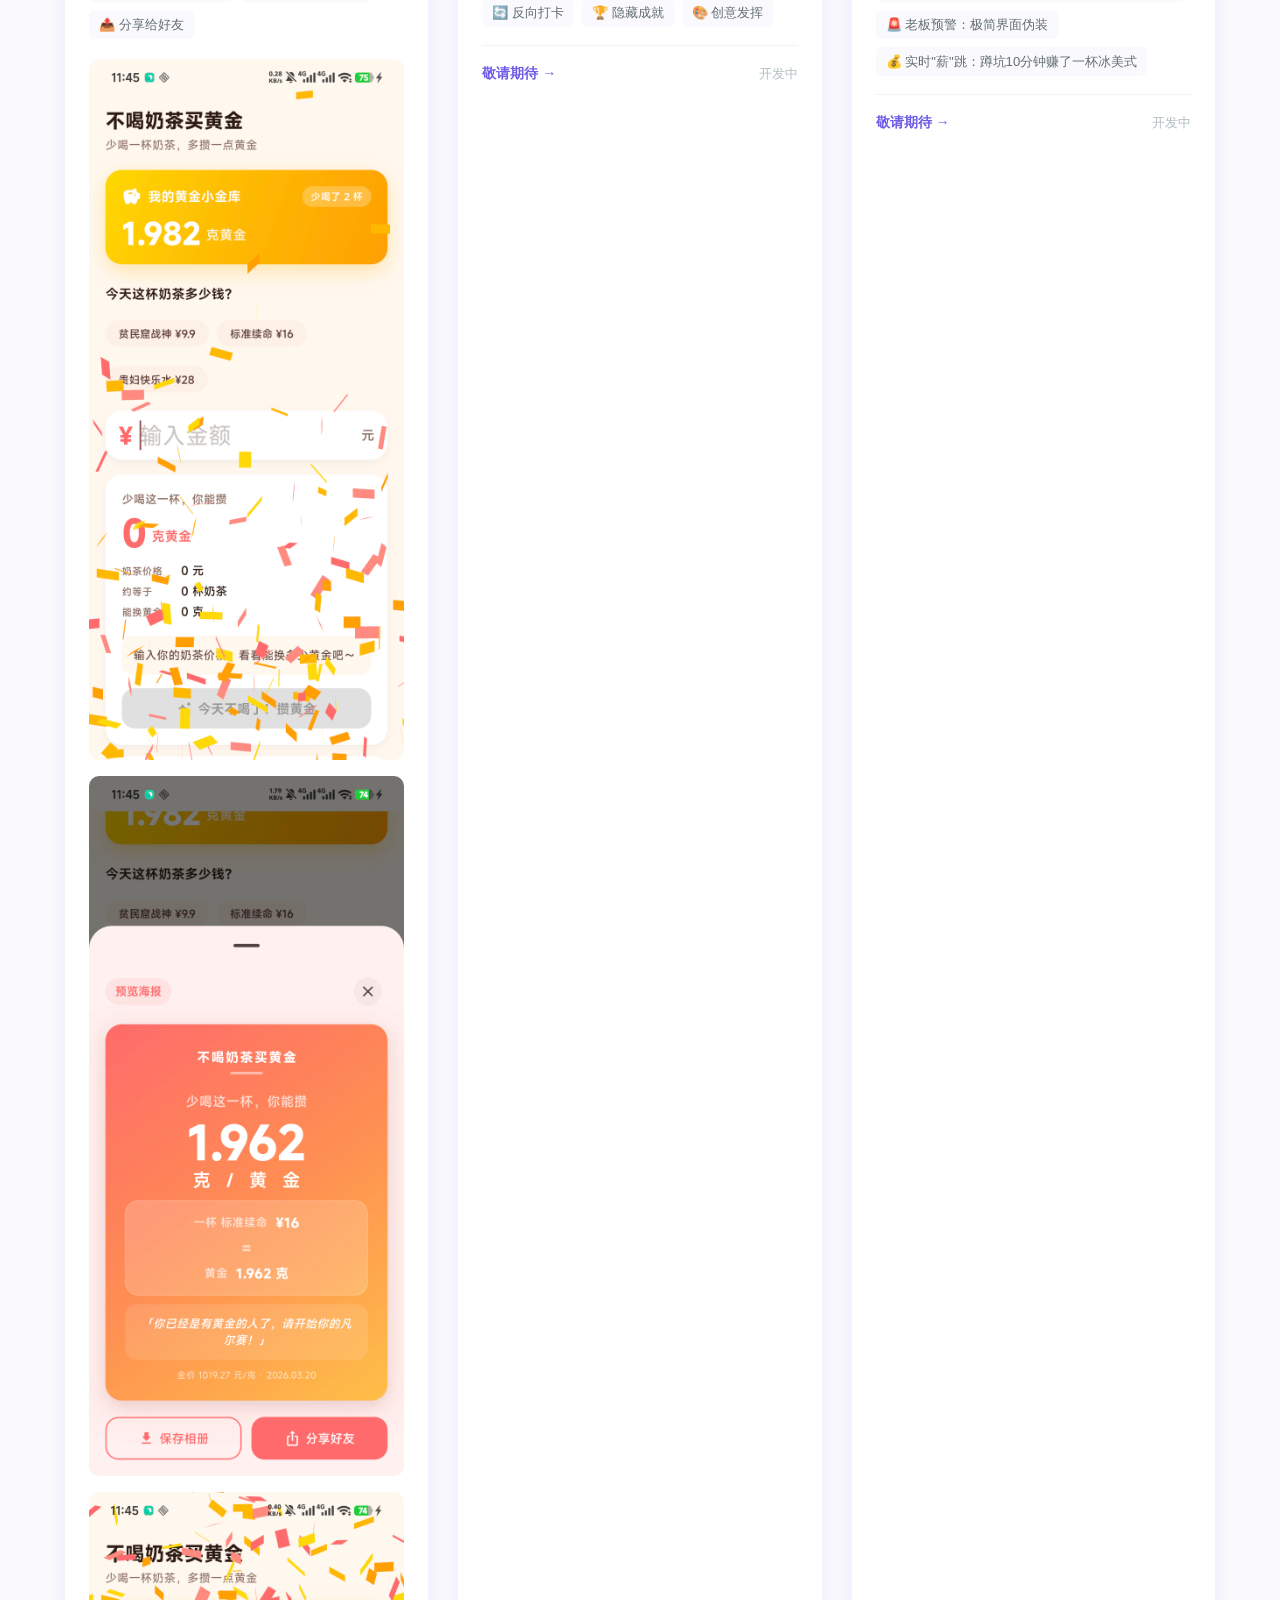
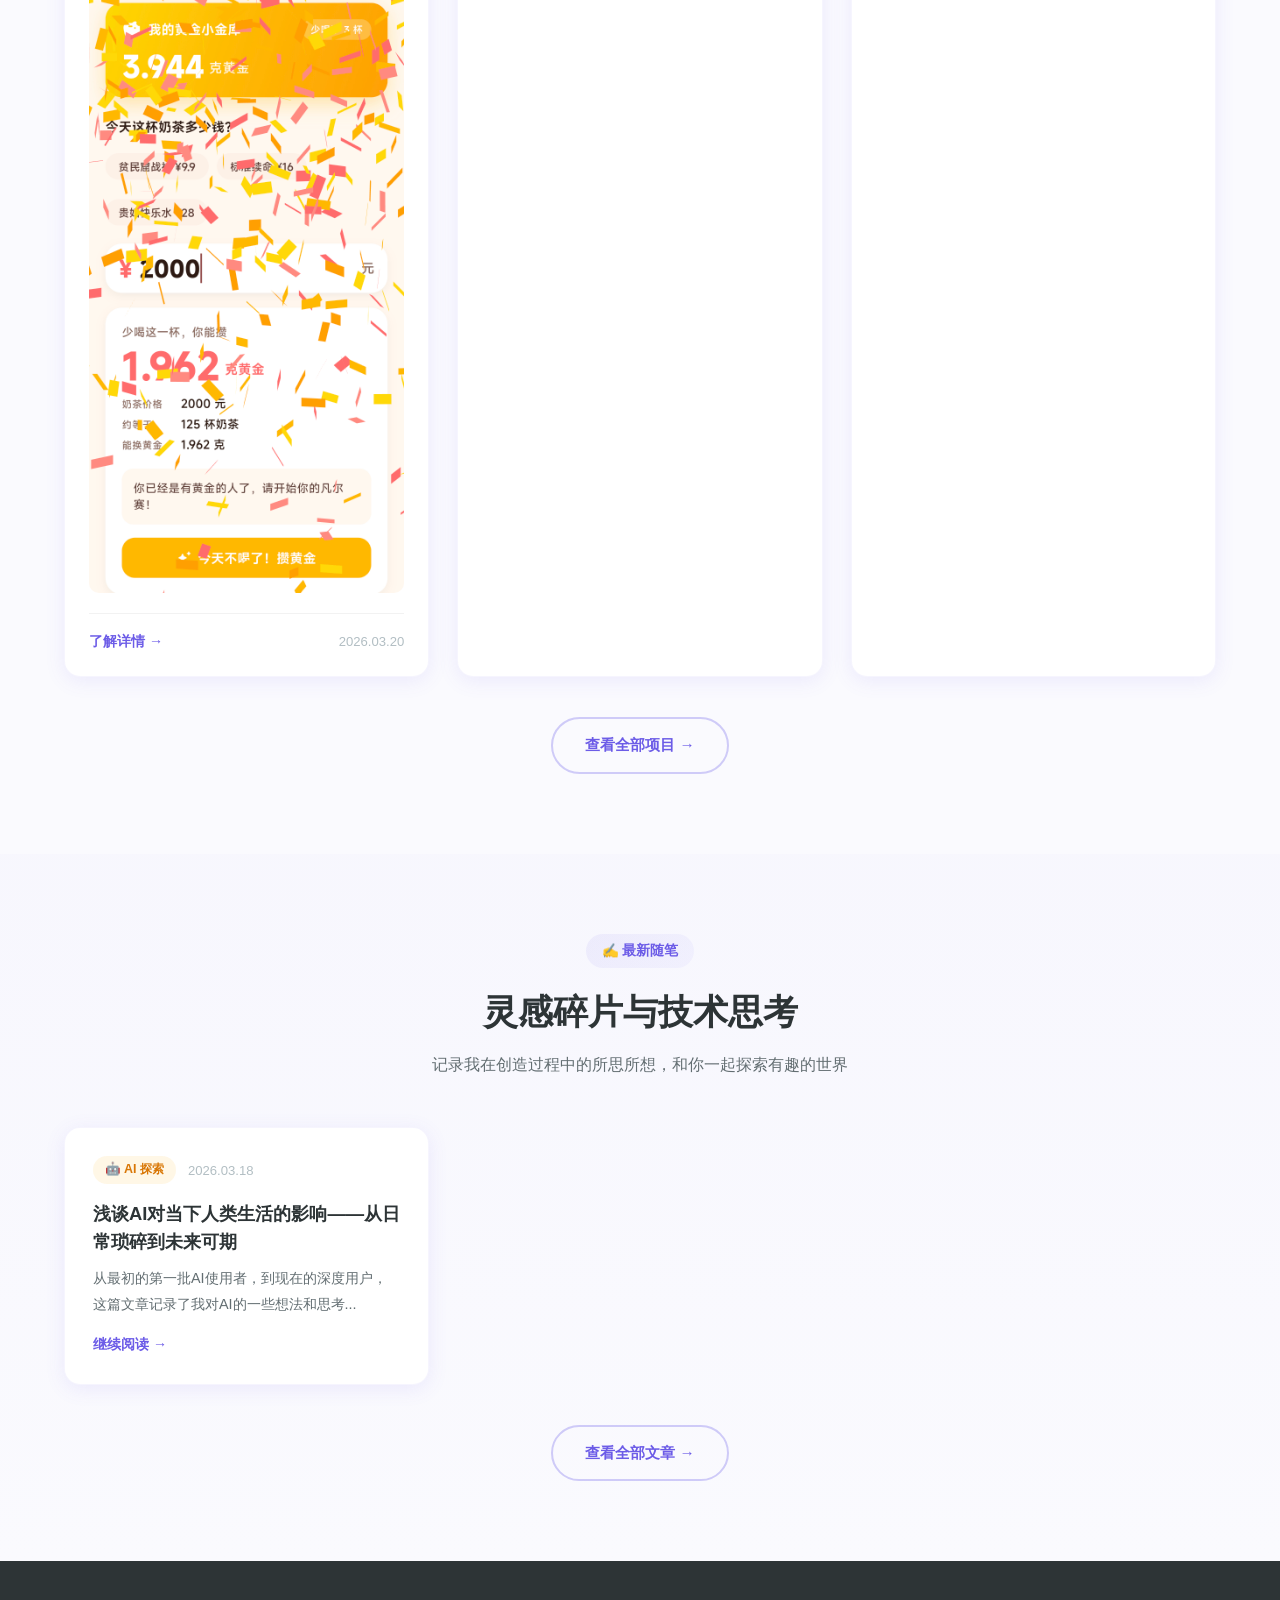
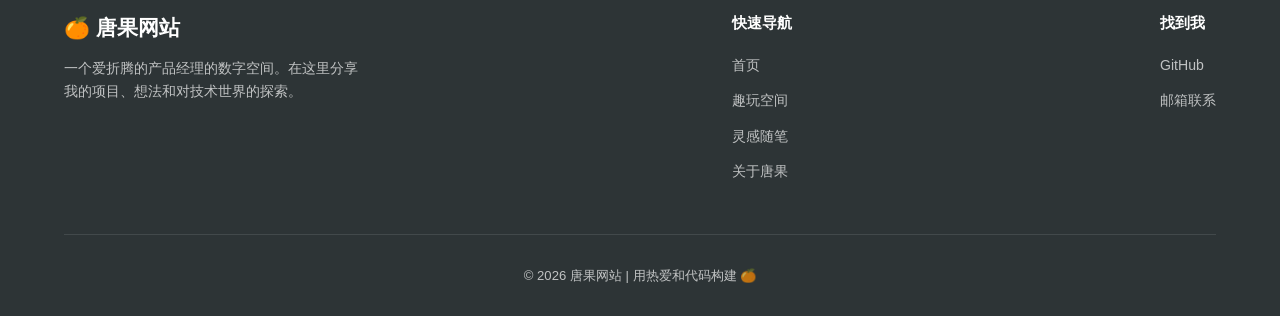
<file: myhtmldemo/index.html>
<!DOCTYPE html>
<html lang="zh-CN">
<head>
  <meta charset="UTF-8">
  <meta name="viewport" content="width=device-width, initial-scale=1.0">
  <title>唐果网站 - 分享有趣的工具与灵感</title>
  <meta name="description" content="唐果的个人网站，分享好玩的工具APP、AI应用和技术灵感随笔。">
  <link rel="stylesheet" href="css/style.css">
</head>
<body>

  <!-- 导航栏 -->
  <nav class="navbar">
    <div class="nav-content">
      <a href="index.html" class="nav-logo">
        <span class="logo-emoji">🍊</span> 唐果网站
      </a>
      <ul class="nav-links">
        <li><a href="index.html" class="active">首页</a></li>
        <li><a href="projects.html">趣玩空间</a></li>
        <li><a href="blog.html">灵感随笔</a></li>
        <li><a href="about.html">关于唐果</a></li>
      </ul>
      <button class="menu-toggle" aria-label="菜单">
        <span></span>
        <span></span>
        <span></span>
      </button>
    </div>
  </nav>

  <!-- Hero 介绍区域 -->
  <section class="hero">
    <div class="floating-shapes">
      <div class="shape shape-1"></div>
      <div class="shape shape-2"></div>
      <div class="shape shape-3"></div>
    </div>
    <div class="container">
      <div class="hero-content">
        <div class="hero-text">
          <div class="hero-greeting">👋 你好，欢迎来到我的小天地</div>
          <h1 class="hero-title">
            我是<span class="highlight">唐果</span>，<br>一个爱折腾的产品经理
          </h1>
          <p class="hero-desc">
            这里是我的数字游乐场。我喜欢把脑海中的创意变成真实可用的工具和应用，
            从有趣的小工具到AI驱动的智能APP，每一个项目都承载着我对技术的热爱和对生活的思考。
          </p>
          <div class="hero-buttons">
            <a href="projects.html" class="btn btn-primary">🚀 看看我的作品</a>
            <a href="about.html" class="btn btn-outline">💬 认识一下我</a>
          </div>
        </div>
        <div class="hero-avatar">
          <div class="avatar-wrapper">
            <div class="avatar-inner">🍊</div>
          </div>
        </div>
      </div>
    </div>
  </section>

  <!-- 数据统计 -->
  <section class="stats-bar">
    <div class="container">
      <div class="stats-grid">
        <div class="stat-item fade-in">
          <div class="stat-emoji">🛠️</div>
          <div class="stat-number" data-count="1">0+</div>
          <div class="stat-label">趣味项目</div>
        </div>
        <div class="stat-item fade-in">
          <div class="stat-emoji">📝</div>
          <div class="stat-number" data-count="1">0+</div>
          <div class="stat-label">原创文章</div>
        </div>
        <div class="stat-item fade-in">
          <div class="stat-emoji">📱</div>
          <div class="stat-number" data-count="1">0+</div>
          <div class="stat-label">工具软件</div>
        </div>
        <div class="stat-item fade-in">
          <div class="stat-emoji">🤖</div>
          <div class="stat-number" data-count="10">0+</div>
          <div class="stat-label">LLM 模型</div>
        </div>
      </div>
    </div>
  </section>

  <!-- 最新项目 -->
  <section class="projects-section">
    <div class="container">
      <div class="section-header fade-in">
        <div class="section-tag">🔥 最新作品</div>
        <h2 class="section-title">我最近在折腾什么</h2>
        <p class="section-subtitle">每个项目都是一次新的冒险，来看看我最新的创意实验吧</p>
      </div>

      <div class="projects-grid">
        <!-- 项目卡片 1：不喝奶茶买黄金 -->
        <div class="project-card fade-in">
          <div class="project-cover cover-orange">
            <span class="cover-emoji">🧋</span>
          </div>
          <div class="project-body">
            <div class="project-tags">
              <span class="project-tag tag-tool">理财工具</span>
              <span class="project-tag">生活</span>
              <span class="project-tag">效率</span>
            </div>
            <h3>不喝奶茶买黄金</h3>
            <p>一款能帮助你克制喝奶茶的欲望，把奶茶的钱攒下来买黄金。你能亲眼看到自己攒下来的奶茶钱能换多少克黄金，还可以分享给朋友！</p>
            <div class="project-features">
              <span class="feature-item">🪙 累计换算黄金克数</span>
              <span class="feature-item">☕ 自定义奶茶金额</span>
              <span class="feature-item">📤 分享给好友</span>
            </div>
            <div class="project-screenshots">
              <img src="images/naicha-1.png" alt="不喝奶茶买黄金-主页" class="screenshot-placeholder" style="height:auto;border:none;background:none;">
              <img src="images/naicha-2.png" alt="不喝奶茶买黄金-分享海报" class="screenshot-placeholder" style="height:auto;border:none;background:none;">
              <img src="images/naicha-3.png" alt="不喝奶茶买黄金-撒花" class="screenshot-placeholder" style="height:auto;border:none;background:none;">
            </div>
            <div class="project-footer">
              <a href="project-naicha.html" class="project-link">了解详情 →</a>
              <span class="project-date">2026.03.20</span>
            </div>
          </div>
        </div>

        <!-- 项目卡片 2：反向打卡 -->
        <div class="project-card fade-in">
          <div class="project-cover cover-pink">
            <span class="cover-emoji">🔄</span>
          </div>
          <div class="project-body">
            <div class="project-tags">
              <span class="project-tag tag-tool">好玩工具</span>
              <span class="project-tag">打卡小游戏</span>
            </div>
            <h3>反向打卡</h3>
            <p>厌倦了内卷？讨厌各种的攀比打卡？这款工具能让你反向打卡，今天拒绝了奶茶、今天拒绝了打游戏。不断地反向打卡，解锁隐藏成就！任由你发挥创意，软件开发中...</p>
            <div class="project-features">
              <span class="feature-item">🔄 反向打卡</span>
              <span class="feature-item">🏆 隐藏成就</span>
              <span class="feature-item">🎨 创意发挥</span>
            </div>
            <div class="project-footer">
              <a href="#" class="project-link">敬请期待 →</a>
              <span class="project-date">开发中</span>
            </div>
          </div>
        </div>

        <!-- 项目卡片 3：摸鱼工分 -->
        <div class="project-card fade-in">
          <div class="project-cover cover-green">
            <span class="cover-emoji">🐟</span>
          </div>
          <div class="project-body">
            <div class="project-tags">
              <span class="project-tag tag-tool">摸鱼计薪</span>
              <span class="project-tag">打工人神器</span>
            </div>
            <h3>摸鱼工分</h3>
            <p>为打工人设计的"反向收益"计时器。输入你的月薪，开启摸鱼模式，看你的薪资如何随着你的发呆、带薪如厕、深夜吐槽实时跳动。</p>
            <div class="project-features">
              <span class="feature-item">📊 摸鱼战报：下班生成日报，看今天"套现"了多少</span>
              <span class="feature-item">🚨 老板预警：极简界面伪装</span>
              <span class="feature-item">💰 实时"薪"跳：蹲坑10分钟赚了一杯冰美式</span>
            </div>
            <div class="project-footer">
              <a href="#" class="project-link">敬请期待 →</a>
              <span class="project-date">开发中</span>
            </div>
          </div>
        </div>
      </div>

      <div class="section-more">
        <a href="projects.html" class="btn btn-outline">查看全部项目 →</a>
      </div>
    </div>
  </section>

  <!-- 最新文章 -->
  <section class="blog-section">
    <div class="container">
      <div class="section-header fade-in">
        <div class="section-tag">✍️ 最新随笔</div>
        <h2 class="section-title">灵感碎片与技术思考</h2>
        <p class="section-subtitle">记录我在创造过程中的所思所想，和你一起探索有趣的世界</p>
      </div>

      <div class="blog-grid">
        <div class="blog-card fade-in">
          <div class="blog-meta">
            <span class="blog-category">🤖 AI 探索</span>
            <span class="blog-date">2026.03.18</span>
          </div>
          <h3>浅谈AI对当下人类生活的影响——从日常琐碎到未来可期</h3>
          <p>从最初的第一批AI使用者，到现在的深度用户，这篇文章记录了我对AI的一些想法和思考...</p>
          <a href="blog-ai-impact.html" class="blog-read-more">继续阅读 →</a>
        </div>
      </div>

      <div class="section-more">
        <a href="blog.html" class="btn btn-outline">查看全部文章 →</a>
      </div>
    </div>
  </section>

  <!-- 页脚 -->
  <footer class="footer">
    <div class="container">
      <div class="footer-content">
        <div class="footer-brand">
          <div class="footer-logo">🍊 唐果网站</div>
          <p>一个爱折腾的产品经理的数字空间。在这里分享我的项目、想法和对技术世界的探索。</p>
        </div>
        <div class="footer-nav">
          <h4>快速导航</h4>
          <ul>
            <li><a href="index.html">首页</a></li>
            <li><a href="projects.html">趣玩空间</a></li>
            <li><a href="blog.html">灵感随笔</a></li>
            <li><a href="about.html">关于唐果</a></li>
          </ul>
        </div>
        <div class="footer-nav">
          <h4>找到我</h4>
          <ul>
            <li><a href="#">GitHub</a></li>
            <li><a href="mailto:500536561@qq.com">邮箱联系</a></li>
          </ul>
        </div>
      </div>
      <div class="footer-bottom">
        <p>© 2026 唐果网站 | 用热爱和代码构建 🍊</p>
      </div>
    </div>
  </footer>

  <script src="js/main.js"></script>
</body>
</html>
</file>
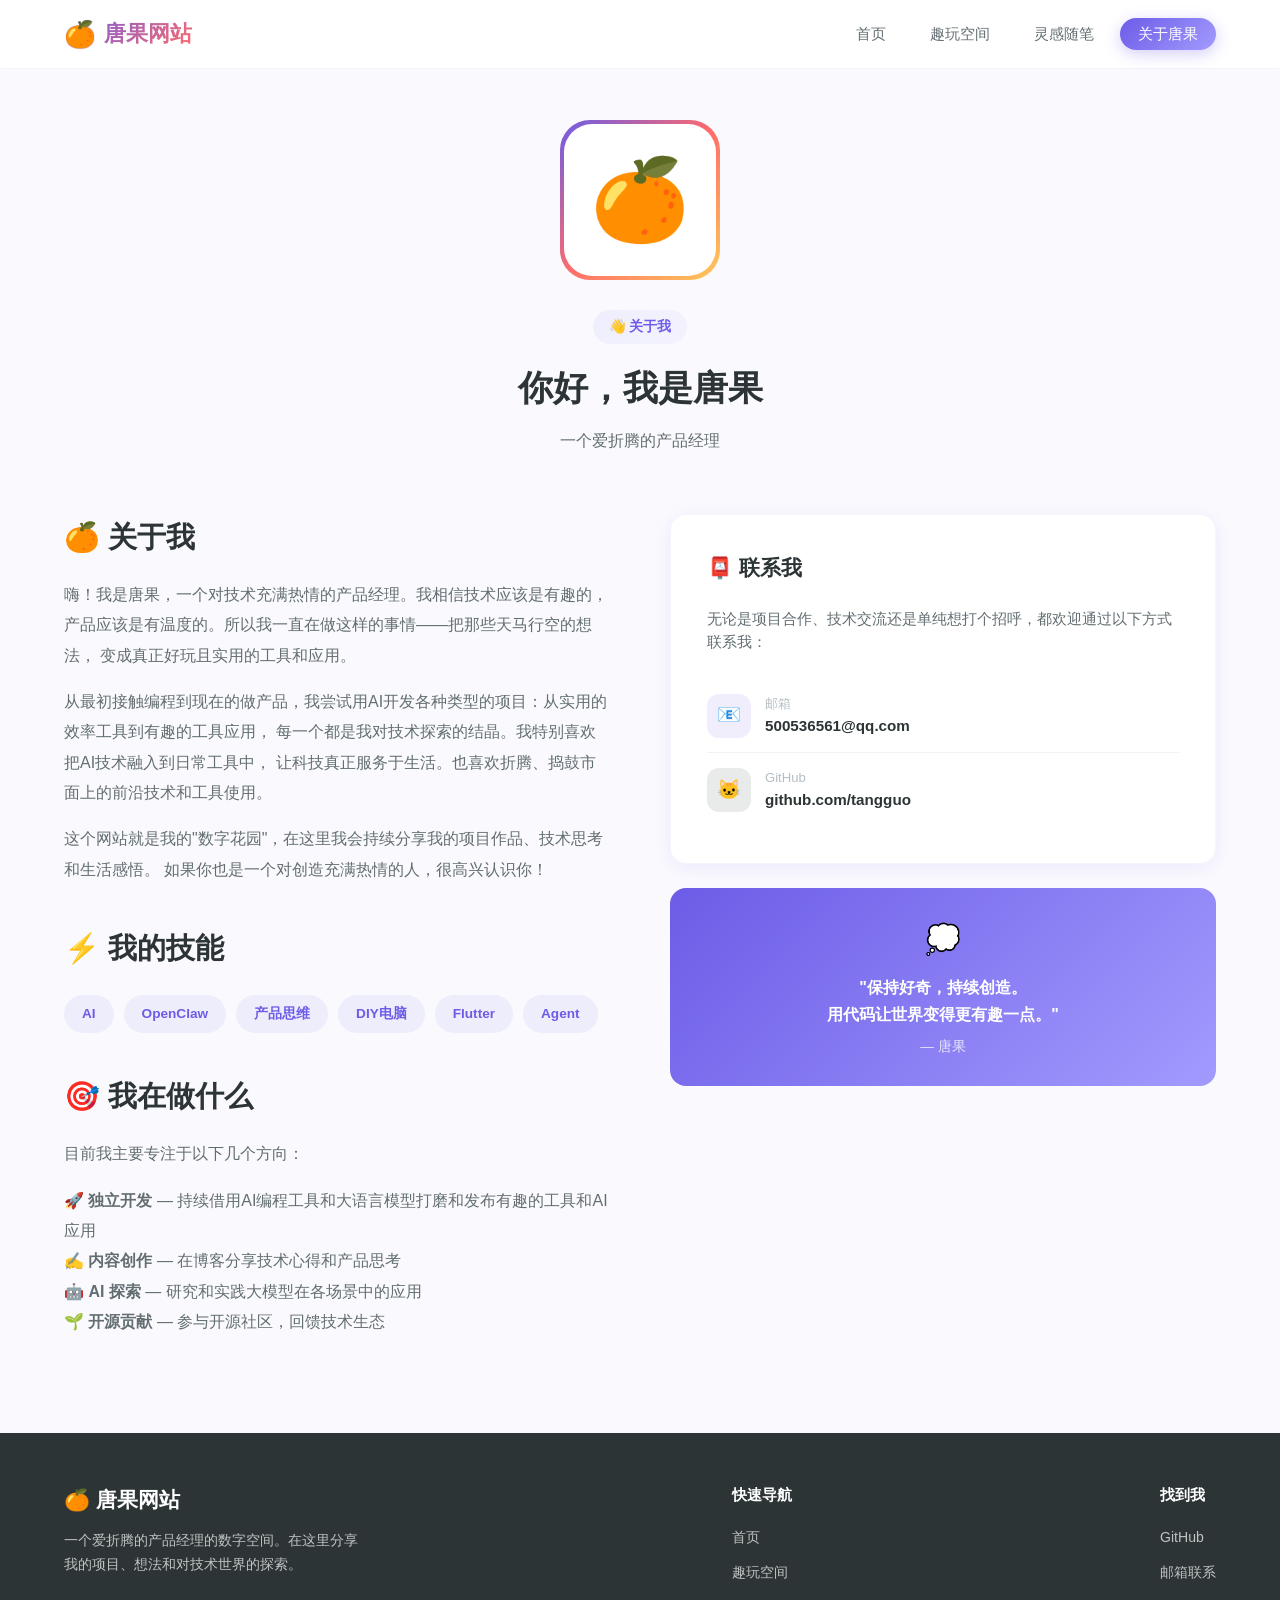
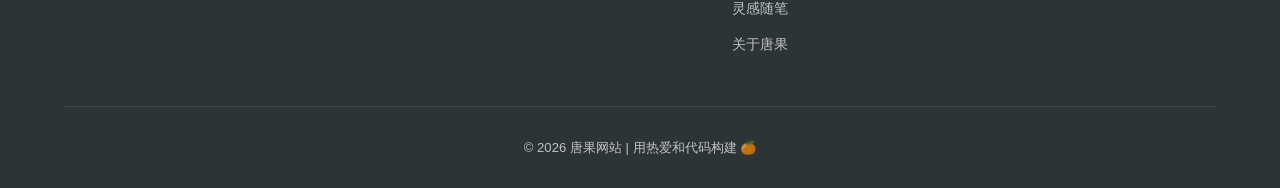
<file: about.html>
<!DOCTYPE html>
<html lang="zh-CN">
<head>
  <meta charset="UTF-8">
  <meta name="viewport" content="width=device-width, initial-scale=1.0">
  <title>关于唐果 - 唐果网站</title>
  <meta name="description" content="了解唐果，一个热爱技术和创造的独立开发者。">
  <style>
/* ========== 基础重置 & 变量 ========== */
:root {
  --primary: #6C5CE7;
  --primary-light: #A29BFE;
  --secondary: #FF6B6B;
  --accent: #FECA57;
  --accent-green: #00D2D3;
  --bg: #FAFAFE;
  --bg-card: #FFFFFF;
  --text: #2D3436;
  --text-light: #636E72;
  --text-lighter: #B2BEC3;
  --shadow: 0 4px 20px rgba(108, 92, 231, 0.1);
  --shadow-hover: 0 8px 30px rgba(108, 92, 231, 0.2);
  --radius: 16px;
  --radius-sm: 10px;
  --transition: all 0.3s cubic-bezier(0.4, 0, 0.2, 1);
}

* {
  margin: 0;
  padding: 0;
  box-sizing: border-box;
}

html {
  scroll-behavior: smooth;
}

body {
  font-family: -apple-system, BlinkMacSystemFont, "Segoe UI", "PingFang SC", "Hiragino Sans GB", "Microsoft YaHei", sans-serif;
  background: var(--bg);
  color: var(--text);
  line-height: 1.6;
  overflow-x: hidden;
}

a {
  text-decoration: none;
  color: inherit;
}

img {
  max-width: 100%;
  display: block;
}

.container {
  max-width: 1200px;
  margin: 0 auto;
  padding: 0 24px;
}

/* ========== 导航栏 ========== */
.navbar {
  position: fixed;
  top: 0;
  left: 0;
  right: 0;
  z-index: 1000;
  background: rgba(255, 255, 255, 0.85);
  backdrop-filter: blur(20px);
  -webkit-backdrop-filter: blur(20px);
  border-bottom: 1px solid rgba(108, 92, 231, 0.08);
  transition: var(--transition);
}

.navbar.scrolled {
  box-shadow: 0 2px 20px rgba(0, 0, 0, 0.06);
}

.nav-content {
  max-width: 1200px;
  margin: 0 auto;
  padding: 0 24px;
  display: flex;
  align-items: center;
  justify-content: space-between;
  height: 68px;
}

.nav-logo {
  font-size: 1.4rem;
  font-weight: 800;
  background: linear-gradient(135deg, var(--primary), var(--secondary));
  -webkit-background-clip: text;
  -webkit-text-fill-color: transparent;
  background-clip: text;
  display: flex;
  align-items: center;
  gap: 8px;
}

.nav-logo .logo-emoji {
  font-size: 1.6rem;
  -webkit-text-fill-color: initial;
}

.nav-links {
  display: flex;
  align-items: center;
  gap: 8px;
  list-style: none;
}

.nav-links a {
  padding: 8px 18px;
  border-radius: 50px;
  font-size: 0.92rem;
  font-weight: 500;
  color: var(--text-light);
  transition: var(--transition);
  position: relative;
}

.nav-links a:hover {
  color: var(--primary);
  background: rgba(108, 92, 231, 0.08);
}

.nav-links a.active {
  color: #fff;
  background: linear-gradient(135deg, var(--primary), var(--primary-light));
  box-shadow: 0 4px 15px rgba(108, 92, 231, 0.3);
}

/* 移动端菜单按钮 */
.menu-toggle {
  display: none;
  flex-direction: column;
  gap: 5px;
  cursor: pointer;
  padding: 8px;
  border: none;
  background: none;
}

.menu-toggle span {
  width: 24px;
  height: 2.5px;
  background: var(--text);
  border-radius: 2px;
  transition: var(--transition);
}

/* ========== Hero 区域 ========== */
.hero {
  padding: 120px 0 80px;
  position: relative;
  overflow: hidden;
}

.hero::before {
  content: '';
  position: absolute;
  top: -50%;
  right: -20%;
  width: 600px;
  height: 600px;
  background: radial-gradient(circle, rgba(108, 92, 231, 0.08) 0%, transparent 70%);
  border-radius: 50%;
  pointer-events: none;
}

.hero::after {
  content: '';
  position: absolute;
  bottom: -30%;
  left: -10%;
  width: 400px;
  height: 400px;
  background: radial-gradient(circle, rgba(255, 107, 107, 0.06) 0%, transparent 70%);
  border-radius: 50%;
  pointer-events: none;
}

.hero-content {
  display: flex;
  align-items: center;
  gap: 60px;
  position: relative;
  z-index: 1;
}

.hero-text {
  flex: 1;
}

.hero-greeting {
  display: inline-flex;
  align-items: center;
  gap: 8px;
  padding: 8px 20px;
  background: linear-gradient(135deg, rgba(108, 92, 231, 0.1), rgba(162, 155, 254, 0.1));
  border-radius: 50px;
  font-size: 0.9rem;
  color: var(--primary);
  font-weight: 600;
  margin-bottom: 24px;
  animation: fadeInUp 0.6s ease;
}

.hero-title {
  font-size: 3rem;
  font-weight: 800;
  line-height: 1.2;
  margin-bottom: 20px;
  animation: fadeInUp 0.6s ease 0.1s both;
}

.hero-title .highlight {
  background: linear-gradient(135deg, var(--primary), var(--secondary));
  -webkit-background-clip: text;
  -webkit-text-fill-color: transparent;
  background-clip: text;
}

.hero-desc {
  font-size: 1.1rem;
  color: var(--text-light);
  line-height: 1.8;
  margin-bottom: 32px;
  max-width: 520px;
  animation: fadeInUp 0.6s ease 0.2s both;
}

.hero-buttons {
  display: flex;
  gap: 16px;
  animation: fadeInUp 0.6s ease 0.3s both;
}

.btn {
  display: inline-flex;
  align-items: center;
  gap: 8px;
  padding: 14px 32px;
  border-radius: 50px;
  font-size: 0.95rem;
  font-weight: 600;
  border: none;
  cursor: pointer;
  transition: var(--transition);
}

.btn-primary {
  background: linear-gradient(135deg, var(--primary), var(--primary-light));
  color: #fff;
  box-shadow: 0 4px 20px rgba(108, 92, 231, 0.3);
}

.btn-primary:hover {
  transform: translateY(-2px);
  box-shadow: 0 6px 25px rgba(108, 92, 231, 0.4);
}

.btn-outline {
  background: transparent;
  color: var(--primary);
  border: 2px solid rgba(108, 92, 231, 0.3);
}

.btn-outline:hover {
  background: rgba(108, 92, 231, 0.06);
  border-color: var(--primary);
  transform: translateY(-2px);
}

.hero-avatar {
  flex-shrink: 0;
  animation: fadeInUp 0.6s ease 0.2s both;
}

.avatar-wrapper {
  width: 300px;
  height: 300px;
  border-radius: 30px;
  background: linear-gradient(135deg, var(--primary), var(--secondary), var(--accent));
  padding: 4px;
  transform: rotate(3deg);
  transition: var(--transition);
  position: relative;
}

.avatar-wrapper:hover {
  transform: rotate(0deg) scale(1.02);
}

.avatar-wrapper .avatar-inner {
  width: 100%;
  height: 100%;
  border-radius: 28px;
  background: var(--bg-card);
  display: flex;
  align-items: center;
  justify-content: center;
  font-size: 8rem;
  overflow: hidden;
}

.avatar-wrapper .avatar-inner img {
  width: 100%;
  height: 100%;
  object-fit: cover;
}

/* 浮动装饰 */
.floating-shapes {
  position: absolute;
  top: 0;
  left: 0;
  right: 0;
  bottom: 0;
  pointer-events: none;
  overflow: hidden;
}

.shape {
  position: absolute;
  border-radius: 50%;
  animation: float 6s ease-in-out infinite;
}

.shape-1 {
  width: 60px;
  height: 60px;
  background: rgba(254, 202, 87, 0.2);
  top: 20%;
  right: 10%;
  animation-delay: 0s;
}

.shape-2 {
  width: 40px;
  height: 40px;
  background: rgba(0, 210, 211, 0.15);
  top: 60%;
  right: 25%;
  animation-delay: 2s;
}

.shape-3 {
  width: 50px;
  height: 50px;
  background: rgba(255, 107, 107, 0.12);
  top: 30%;
  left: 5%;
  animation-delay: 4s;
}

/* ========== 板块标题 ========== */
.section-header {
  text-align: center;
  margin-bottom: 50px;
}

.section-tag {
  display: inline-flex;
  align-items: center;
  gap: 6px;
  padding: 6px 16px;
  background: linear-gradient(135deg, rgba(108, 92, 231, 0.08), rgba(162, 155, 254, 0.08));
  border-radius: 50px;
  font-size: 0.85rem;
  color: var(--primary);
  font-weight: 600;
  margin-bottom: 16px;
}

.section-title {
  font-size: 2.2rem;
  font-weight: 800;
  margin-bottom: 12px;
}

.section-subtitle {
  font-size: 1rem;
  color: var(--text-light);
  max-width: 500px;
  margin: 0 auto;
}

/* ========== 项目卡片 ========== */
.projects-section {
  padding: 80px 0;
}

.projects-grid {
  display: grid;
  grid-template-columns: repeat(auto-fill, minmax(350px, 1fr));
  gap: 28px;
}

.project-card {
  background: var(--bg-card);
  border-radius: var(--radius);
  overflow: hidden;
  box-shadow: var(--shadow);
  transition: var(--transition);
  border: 1px solid rgba(108, 92, 231, 0.06);
}

.project-card:hover {
  transform: translateY(-6px);
  box-shadow: var(--shadow-hover);
}

.project-cover {
  height: 200px;
  background: linear-gradient(135deg, var(--primary), var(--primary-light));
  position: relative;
  overflow: hidden;
  display: flex;
  align-items: center;
  justify-content: center;
}

.project-cover .cover-emoji {
  font-size: 4rem;
  position: relative;
  z-index: 1;
}

.project-cover::after {
  content: '';
  position: absolute;
  top: -50%;
  right: -50%;
  width: 200%;
  height: 200%;
  background: radial-gradient(circle, rgba(255, 255, 255, 0.1) 0%, transparent 60%);
}

.project-cover.cover-orange {
  background: linear-gradient(135deg, #F97316, #FBBF24);
}

.project-cover.cover-green {
  background: linear-gradient(135deg, #10B981, #34D399);
}

.project-cover.cover-pink {
  background: linear-gradient(135deg, #EC4899, #F472B6);
}

.project-cover.cover-blue {
  background: linear-gradient(135deg, #3B82F6, #60A5FA);
}

.project-cover.cover-teal {
  background: linear-gradient(135deg, #14B8A6, #5EEAD4);
}

.project-body {
  padding: 24px;
}

.project-tags {
  display: flex;
  flex-wrap: wrap;
  gap: 8px;
  margin-bottom: 14px;
}

.project-tag {
  padding: 4px 12px;
  border-radius: 50px;
  font-size: 0.78rem;
  font-weight: 600;
  background: rgba(108, 92, 231, 0.08);
  color: var(--primary);
}

.project-tag.tag-ai {
  background: rgba(255, 107, 107, 0.1);
  color: var(--secondary);
}

.project-tag.tag-tool {
  background: rgba(0, 210, 211, 0.1);
  color: var(--accent-green);
}

.project-card h3 {
  font-size: 1.2rem;
  font-weight: 700;
  margin-bottom: 10px;
}

.project-card p {
  font-size: 0.92rem;
  color: var(--text-light);
  line-height: 1.7;
  margin-bottom: 18px;
}

.project-features {
  display: flex;
  flex-wrap: wrap;
  gap: 8px;
  margin-bottom: 18px;
}

.feature-item {
  display: flex;
  align-items: center;
  gap: 4px;
  font-size: 0.82rem;
  color: var(--text-light);
  padding: 4px 10px;
  background: var(--bg);
  border-radius: 6px;
}

.project-footer {
  display: flex;
  align-items: center;
  justify-content: space-between;
  padding-top: 16px;
  border-top: 1px solid rgba(0, 0, 0, 0.05);
}

.project-link {
  display: inline-flex;
  align-items: center;
  gap: 6px;
  font-size: 0.88rem;
  font-weight: 600;
  color: var(--primary);
  transition: var(--transition);
}

.project-link:hover {
  gap: 10px;
}

.project-date {
  font-size: 0.82rem;
  color: var(--text-lighter);
}

/* ========== 更多按钮 ========== */
.section-more {
  text-align: center;
  margin-top: 40px;
}

/* ========== 文章板块 ========== */
.blog-section {
  padding: 80px 0;
  background: linear-gradient(180deg, rgba(108, 92, 231, 0.02) 0%, var(--bg) 100%);
}

.blog-grid {
  display: grid;
  grid-template-columns: repeat(auto-fill, minmax(350px, 1fr));
  gap: 28px;
}

.blog-card {
  background: var(--bg-card);
  border-radius: var(--radius);
  padding: 28px;
  box-shadow: var(--shadow);
  transition: var(--transition);
  border: 1px solid rgba(108, 92, 231, 0.06);
  display: flex;
  flex-direction: column;
}

.blog-card:hover {
  transform: translateY(-4px);
  box-shadow: var(--shadow-hover);
}

.blog-meta {
  display: flex;
  align-items: center;
  gap: 12px;
  margin-bottom: 16px;
}

.blog-category {
  padding: 4px 12px;
  border-radius: 50px;
  font-size: 0.78rem;
  font-weight: 600;
  background: rgba(254, 202, 87, 0.15);
  color: #D97706;
}

.blog-date {
  font-size: 0.82rem;
  color: var(--text-lighter);
}

.blog-card h3 {
  font-size: 1.15rem;
  font-weight: 700;
  margin-bottom: 10px;
  line-height: 1.5;
}

.blog-card p {
  font-size: 0.9rem;
  color: var(--text-light);
  line-height: 1.8;
  flex: 1;
  margin-bottom: 16px;
}

.blog-read-more {
  display: inline-flex;
  align-items: center;
  gap: 6px;
  font-size: 0.88rem;
  font-weight: 600;
  color: var(--primary);
  transition: var(--transition);
}

.blog-read-more:hover {
  gap: 10px;
}

/* ========== 统计数字 ========== */
.stats-bar {
  padding: 60px 0;
}

.stats-grid {
  display: grid;
  grid-template-columns: repeat(4, 1fr);
  gap: 24px;
}

.stat-item {
  text-align: center;
  padding: 28px 20px;
  background: var(--bg-card);
  border-radius: var(--radius);
  box-shadow: var(--shadow);
  transition: var(--transition);
  border: 1px solid rgba(108, 92, 231, 0.06);
}

.stat-item:hover {
  transform: translateY(-4px);
  box-shadow: var(--shadow-hover);
}

.stat-emoji {
  font-size: 2rem;
  margin-bottom: 10px;
}

.stat-number {
  font-size: 2rem;
  font-weight: 800;
  background: linear-gradient(135deg, var(--primary), var(--secondary));
  -webkit-background-clip: text;
  -webkit-text-fill-color: transparent;
  background-clip: text;
}

.stat-label {
  font-size: 0.88rem;
  color: var(--text-light);
  margin-top: 4px;
}

/* ========== 页脚 ========== */
.footer {
  padding: 50px 0 30px;
  background: var(--text);
  color: rgba(255, 255, 255, 0.7);
}

.footer-content {
  display: flex;
  justify-content: space-between;
  align-items: flex-start;
  gap: 40px;
  margin-bottom: 40px;
}

.footer-brand .footer-logo {
  font-size: 1.3rem;
  font-weight: 800;
  color: #fff;
  margin-bottom: 12px;
  display: flex;
  align-items: center;
  gap: 8px;
}

.footer-brand p {
  font-size: 0.88rem;
  line-height: 1.7;
  max-width: 300px;
}

.footer-nav h4 {
  color: #fff;
  font-size: 0.95rem;
  margin-bottom: 16px;
}

.footer-nav ul {
  list-style: none;
}

.footer-nav ul li {
  margin-bottom: 10px;
}

.footer-nav ul a {
  font-size: 0.88rem;
  transition: var(--transition);
}

.footer-nav ul a:hover {
  color: var(--primary-light);
}

.footer-bottom {
  text-align: center;
  padding-top: 30px;
  border-top: 1px solid rgba(255, 255, 255, 0.1);
  font-size: 0.82rem;
}

/* ========== 关于页面 ========== */
.about-hero {
  padding: 120px 0 60px;
  text-align: center;
}

.about-content {
  padding: 0 0 80px;
}

.about-grid {
  display: grid;
  grid-template-columns: 1fr 1fr;
  gap: 60px;
  align-items: start;
}

.about-info h2 {
  font-size: 1.8rem;
  font-weight: 800;
  margin-bottom: 20px;
}

.about-info p {
  font-size: 1rem;
  color: var(--text-light);
  line-height: 1.9;
  margin-bottom: 16px;
}

.contact-card {
  background: var(--bg-card);
  border-radius: var(--radius);
  padding: 36px;
  box-shadow: var(--shadow);
  border: 1px solid rgba(108, 92, 231, 0.06);
}

.contact-card h3 {
  font-size: 1.3rem;
  font-weight: 700;
  margin-bottom: 24px;
}

.contact-item {
  display: flex;
  align-items: center;
  gap: 14px;
  padding: 14px 0;
  border-bottom: 1px solid rgba(0, 0, 0, 0.05);
}

.contact-item:last-child {
  border-bottom: none;
}

.contact-icon {
  width: 44px;
  height: 44px;
  border-radius: 12px;
  display: flex;
  align-items: center;
  justify-content: center;
  font-size: 1.2rem;
  flex-shrink: 0;
}

.contact-icon.icon-email {
  background: rgba(108, 92, 231, 0.1);
}

.contact-icon.icon-wechat {
  background: rgba(16, 185, 129, 0.1);
}

.contact-icon.icon-github {
  background: rgba(45, 52, 54, 0.1);
}

.contact-detail .label {
  font-size: 0.82rem;
  color: var(--text-lighter);
}

.contact-detail .value {
  font-size: 0.95rem;
  font-weight: 600;
  color: var(--text);
}

/* ========== 技能标签 ========== */
.skill-tags {
  display: flex;
  flex-wrap: wrap;
  gap: 10px;
  margin-top: 24px;
}

.skill-tag {
  padding: 8px 18px;
  border-radius: 50px;
  font-size: 0.85rem;
  font-weight: 600;
  background: rgba(108, 92, 231, 0.08);
  color: var(--primary);
  transition: var(--transition);
}

.skill-tag:hover {
  background: rgba(108, 92, 231, 0.15);
  transform: translateY(-2px);
}

/* ========== 文章列表页 ========== */
.page-header {
  padding: 120px 0 50px;
  text-align: center;
  position: relative;
}

.blog-list {
  padding: 0 0 80px;
}

.blog-list-item {
  background: var(--bg-card);
  border-radius: var(--radius);
  padding: 28px 32px;
  margin-bottom: 20px;
  box-shadow: var(--shadow);
  border: 1px solid rgba(108, 92, 231, 0.06);
  display: flex;
  align-items: center;
  gap: 24px;
  transition: var(--transition);
  cursor: pointer;
}

.blog-list-item:hover {
  transform: translateX(8px);
  box-shadow: var(--shadow-hover);
  border-left: 3px solid var(--primary);
}

.blog-list-emoji {
  font-size: 2.2rem;
  flex-shrink: 0;
}

.blog-list-content {
  flex: 1;
}

.blog-list-content h3 {
  font-size: 1.1rem;
  font-weight: 700;
  margin-bottom: 6px;
}

.blog-list-content p {
  font-size: 0.88rem;
  color: var(--text-light);
  line-height: 1.6;
}

.blog-list-meta {
  display: flex;
  align-items: center;
  gap: 12px;
  margin-top: 8px;
}

.blog-list-meta span {
  font-size: 0.8rem;
  color: var(--text-lighter);
}

/* ========== 项目详情样式 ========== */
.project-screenshots {
  display: grid;
  grid-template-columns: repeat(auto-fill, minmax(250px, 1fr));
  gap: 16px;
  margin: 20px 0;
}

.screenshot-placeholder {
  height: 180px;
  border-radius: var(--radius-sm);
  display: flex;
  align-items: center;
  justify-content: center;
  font-size: 0.9rem;
  color: var(--text-lighter);
  border: 2px dashed rgba(108, 92, 231, 0.15);
  background: rgba(108, 92, 231, 0.02);
}

/* ========== 动画 ========== */
@keyframes fadeInUp {
  from {
    opacity: 0;
    transform: translateY(24px);
  }
  to {
    opacity: 1;
    transform: translateY(0);
  }
}

@keyframes float {
  0%, 100% {
    transform: translateY(0px) rotate(0deg);
  }
  50% {
    transform: translateY(-20px) rotate(5deg);
  }
}

.fade-in {
  opacity: 0;
  transform: translateY(24px);
  transition: opacity 0.6s ease, transform 0.6s ease;
}

.fade-in.visible {
  opacity: 1;
  transform: translateY(0);
}

/* ========== 响应式 ========== */
@media (max-width: 768px) {
  .nav-links {
    position: fixed;
    top: 68px;
    left: 0;
    right: 0;
    background: rgba(255, 255, 255, 0.98);
    backdrop-filter: blur(20px);
    flex-direction: column;
    padding: 20px;
    gap: 4px;
    transform: translateY(-120%);
    transition: var(--transition);
    box-shadow: 0 10px 30px rgba(0, 0, 0, 0.1);
  }

  .nav-links.open {
    transform: translateY(0);
  }

  .nav-links a {
    width: 100%;
    text-align: center;
    padding: 12px;
  }

  .menu-toggle {
    display: flex;
  }

  .hero-content {
    flex-direction: column-reverse;
    text-align: center;
    gap: 40px;
  }

  .hero-title {
    font-size: 2rem;
  }

  .hero-desc {
    margin: 0 auto 32px;
  }

  .hero-buttons {
    justify-content: center;
  }

  .avatar-wrapper {
    width: 200px;
    height: 200px;
  }

  .avatar-wrapper .avatar-inner {
    font-size: 5rem;
  }

  .projects-grid,
  .blog-grid {
    grid-template-columns: 1fr;
  }

  .stats-grid {
    grid-template-columns: repeat(2, 1fr);
  }

  .about-grid {
    grid-template-columns: 1fr;
  }

  .footer-content {
    flex-direction: column;
  }

  .blog-list-item {
    flex-direction: column;
    text-align: center;
  }

  .section-title {
    font-size: 1.7rem;
  }
}

@media (max-width: 480px) {
  .hero {
    padding: 100px 0 60px;
  }

  .hero-title {
    font-size: 1.7rem;
  }

  .hero-buttons {
    flex-direction: column;
    align-items: center;
  }

  .btn {
    width: 100%;
    justify-content: center;
  }

  .stats-grid {
    grid-template-columns: 1fr 1fr;
    gap: 16px;
  }
}

/* ========== 项目详情页 ========== */
.project-detail-hero {
  padding: 120px 0 40px;
}

.back-link {
  display: inline-flex;
  align-items: center;
  gap: 6px;
  font-size: 0.9rem;
  font-weight: 600;
  color: var(--primary);
  margin-bottom: 30px;
  transition: var(--transition);
}

.back-link:hover {
  gap: 10px;
}

.project-detail-header {
  display: flex;
  align-items: center;
  gap: 28px;
}

.project-detail-icon {
  width: 100px;
  height: 100px;
  border-radius: 24px;
  background: linear-gradient(135deg, #F97316, #FBBF24);
  display: flex;
  align-items: center;
  justify-content: center;
  font-size: 3.5rem;
  flex-shrink: 0;
}

.project-detail-header h1 {
  font-size: 2.2rem;
  font-weight: 800;
}

.project-detail-slogan {
  font-size: 1.05rem;
  color: var(--text-light);
  margin-top: 6px;
}

.project-detail-content {
  padding: 20px 0 80px;
}

.detail-section {
  margin-bottom: 50px;
}

.detail-section h2 {
  font-size: 1.5rem;
  font-weight: 800;
  margin-bottom: 20px;
  padding-bottom: 12px;
  border-bottom: 2px solid rgba(108, 92, 231, 0.1);
}

.detail-section p {
  font-size: 1rem;
  color: var(--text-light);
  line-height: 1.9;
  margin-bottom: 12px;
}

.feature-cards {
  display: grid;
  grid-template-columns: repeat(auto-fill, minmax(280px, 1fr));
  gap: 24px;
}

.feature-card-detail {
  background: var(--bg-card);
  border-radius: var(--radius);
  padding: 28px;
  box-shadow: var(--shadow);
  border: 1px solid rgba(108, 92, 231, 0.06);
  transition: var(--transition);
}

.feature-card-detail:hover {
  transform: translateY(-4px);
  box-shadow: var(--shadow-hover);
}

.feature-card-icon {
  font-size: 2.5rem;
  margin-bottom: 14px;
}

.feature-card-detail h3 {
  font-size: 1.1rem;
  font-weight: 700;
  margin-bottom: 10px;
}

.feature-card-detail p {
  font-size: 0.9rem;
  color: var(--text-light);
  line-height: 1.7;
}

.detail-screenshots {
  display: grid;
  grid-template-columns: repeat(3, 1fr);
  gap: 24px;
}

.detail-screenshot-item {
  text-align: center;
}

.detail-screenshot-item img {
  border-radius: var(--radius);
  box-shadow: var(--shadow);
  margin-bottom: 10px;
}

.detail-screenshot-item p {
  font-size: 0.85rem;
  color: var(--text-lighter);
}

.project-info-table {
  background: var(--bg-card);
  border-radius: var(--radius);
  padding: 28px;
  box-shadow: var(--shadow);
  border: 1px solid rgba(108, 92, 231, 0.06);
}

.info-row {
  display: flex;
  align-items: center;
  padding: 14px 0;
  border-bottom: 1px solid rgba(0, 0, 0, 0.05);
}

.info-row:last-child {
  border-bottom: none;
}

.info-label {
  width: 120px;
  font-size: 0.88rem;
  font-weight: 600;
  color: var(--text-lighter);
  flex-shrink: 0;
}

.info-value {
  font-size: 0.95rem;
  font-weight: 600;
  color: var(--text);
}

/* ========== 文章详情页 ========== */
.article-hero {
  padding: 120px 0 40px;
}

.article-header {
  max-width: 800px;
}

.article-title {
  font-size: 2rem;
  font-weight: 800;
  line-height: 1.4;
  margin: 20px 0 14px;
}

.article-subtitle {
  font-size: 1.05rem;
  color: var(--text-light);
  line-height: 1.7;
}

.article-content {
  padding: 20px 0 80px;
}

.article-body {
  max-width: 800px;
  font-size: 1rem;
  line-height: 2;
  color: var(--text);
}

.article-body h2 {
  font-size: 1.5rem;
  font-weight: 800;
  margin: 48px 0 20px;
  padding-bottom: 10px;
  border-bottom: 2px solid rgba(108, 92, 231, 0.1);
  color: var(--text);
}

.article-body h3 {
  font-size: 1.15rem;
  font-weight: 700;
  margin: 28px 0 12px;
  color: var(--primary);
}

.article-body p {
  margin-bottom: 16px;
  color: var(--text-light);
}

.article-advice {
  margin: 24px 0;
}

.advice-item {
  background: var(--bg-card);
  border-radius: var(--radius);
  padding: 24px 28px;
  margin-bottom: 16px;
  box-shadow: var(--shadow);
  border-left: 4px solid var(--primary);
}

.advice-item h4 {
  font-size: 1.05rem;
  font-weight: 700;
  color: var(--text);
  margin-bottom: 8px;
}

.advice-item p {
  font-size: 0.95rem;
  color: var(--text-light);
  line-height: 1.8;
  margin-bottom: 0;
}

.article-ending {
  font-size: 1.1rem;
  text-align: center;
  color: var(--text);
  padding: 20px 0;
}

/* ========== 详情页响应式 ========== */
@media (max-width: 768px) {
  .project-detail-header {
    flex-direction: column;
    text-align: center;
  }

  .project-detail-header h1 {
    font-size: 1.6rem;
  }

  .detail-screenshots {
    grid-template-columns: 1fr;
  }

  .feature-cards {
    grid-template-columns: 1fr;
  }

  .article-title {
    font-size: 1.5rem;
  }

  .info-row {
    flex-direction: column;
    align-items: flex-start;
    gap: 4px;
  }
}

</style>
</head>
<body>

  <!-- 导航栏 -->
  <nav class="navbar">
    <div class="nav-content">
      <a href="index.html" class="nav-logo">
        <span class="logo-emoji">🍊</span> 唐果网站
      </a>
      <ul class="nav-links">
        <li><a href="index.html">首页</a></li>
        <li><a href="projects.html">趣玩空间</a></li>
        <li><a href="blog.html">灵感随笔</a></li>
        <li><a href="about.html" class="active">关于唐果</a></li>
      </ul>
      <button class="menu-toggle" aria-label="菜单">
        <span></span>
        <span></span>
        <span></span>
      </button>
    </div>
  </nav>

  <!-- 页面标题 -->
  <section class="about-hero">
    <div class="container">
      <div class="avatar-wrapper" style="margin: 0 auto 30px; width: 160px; height: 160px; transform: rotate(0deg);">
        <div class="avatar-inner" style="font-size: 5rem;">🍊</div>
      </div>
      <div class="section-tag">👋 关于我</div>
      <h1 class="section-title">你好，我是唐果</h1>
      <p class="section-subtitle">一个爱折腾的产品经理</p>
    </div>
  </section>

  <!-- 关于内容 -->
  <section class="about-content">
    <div class="container">
      <div class="about-grid">
        <div class="about-info fade-in">
          <h2>🍊 关于我</h2>
          <p>
            嗨！我是唐果，一个对技术充满热情的产品经理。我相信技术应该是有趣的，
            产品应该是有温度的。所以我一直在做这样的事情——把那些天马行空的想法，
            变成真正好玩且实用的工具和应用。
          </p>
          <p>
            从最初接触编程到现在的做产品，我尝试用AI开发各种类型的项目：从实用的效率工具到有趣的工具应用，
            每一个都是我对技术探索的结晶。我特别喜欢把AI技术融入到日常工具中，
            让科技真正服务于生活。也喜欢折腾、捣鼓市面上的前沿技术和工具使用。
          </p>
          <p>
            这个网站就是我的"数字花园"，在这里我会持续分享我的项目作品、技术思考和生活感悟。
            如果你也是一个对创造充满热情的人，很高兴认识你！
          </p>

          <h2 style="margin-top: 40px;">⚡ 我的技能</h2>
          <div class="skill-tags">
            <span class="skill-tag">AI</span>
            <span class="skill-tag">OpenClaw</span>
            <span class="skill-tag">产品思维</span>
            <span class="skill-tag">DIY电脑</span>
            <span class="skill-tag">Flutter</span>
            <span class="skill-tag">Agent</span>
          </div>

          <h2 style="margin-top: 40px;">🎯 我在做什么</h2>
          <p>
            目前我主要专注于以下几个方向：
          </p>
          <p>
            🚀 <strong>独立开发</strong> — 持续借用AI编程工具和大语言模型打磨和发布有趣的工具和AI应用<br>
            ✍️ <strong>内容创作</strong> — 在博客分享技术心得和产品思考<br>
            🤖 <strong>AI 探索</strong> — 研究和实践大模型在各场景中的应用<br>
            🌱 <strong>开源贡献</strong> — 参与开源社区，回馈技术生态
          </p>
        </div>

        <div class="fade-in">
          <div class="contact-card">
            <h3>📮 联系我</h3>
            <p style="color: var(--text-light); font-size: 0.92rem; margin-bottom: 24px;">
              无论是项目合作、技术交流还是单纯想打个招呼，都欢迎通过以下方式联系我：
            </p>
            <div class="contact-item">
              <div class="contact-icon icon-email">📧</div>
              <div class="contact-detail">
                <div class="label">邮箱</div>
                <div class="value">500536561@qq.com</div>
              </div>
            </div>
            <div class="contact-item">
              <div class="contact-icon icon-github">🐱</div>
              <div class="contact-detail">
                <div class="label">GitHub</div>
                <div class="value">github.com/tangguo</div>
              </div>
            </div>
          </div>

          <!-- 一句话 -->
          <div style="margin-top: 24px; padding: 28px; background: linear-gradient(135deg, var(--primary), var(--primary-light)); border-radius: var(--radius); color: #fff; text-align: center;">
            <div style="font-size: 1.8rem; margin-bottom: 12px;">💭</div>
            <p style="font-size: 1rem; font-weight: 600; line-height: 1.7;">
              "保持好奇，持续创造。<br>用代码让世界变得更有趣一点。"
            </p>
            <p style="font-size: 0.85rem; opacity: 0.8; margin-top: 8px;">— 唐果</p>
          </div>
        </div>
      </div>
    </div>
  </section>

  <!-- 页脚 -->
  <footer class="footer">
    <div class="container">
      <div class="footer-content">
        <div class="footer-brand">
          <div class="footer-logo">🍊 唐果网站</div>
          <p>一个爱折腾的产品经理的数字空间。在这里分享我的项目、想法和对技术世界的探索。</p>
        </div>
        <div class="footer-nav">
          <h4>快速导航</h4>
          <ul>
            <li><a href="index.html">首页</a></li>
            <li><a href="projects.html">趣玩空间</a></li>
            <li><a href="blog.html">灵感随笔</a></li>
            <li><a href="about.html">关于唐果</a></li>
          </ul>
        </div>
        <div class="footer-nav">
          <h4>找到我</h4>
          <ul>
            <li><a href="#">GitHub</a></li>
            <li><a href="mailto:500536561@qq.com">邮箱联系</a></li>
          </ul>
        </div>
      </div>
      <div class="footer-bottom">
        <p>© 2026 唐果网站 | 用热爱和代码构建 🍊</p>
      </div>
    </div>
  </footer>

  <script>
// ========== 导航栏滚动效果 ==========
const navbar = document.querySelector('.navbar');
window.addEventListener('scroll', () => {
  if (window.scrollY > 20) {
    navbar.classList.add('scrolled');
  } else {
    navbar.classList.remove('scrolled');
  }
});

// ========== 移动端菜单 ==========
const menuToggle = document.querySelector('.menu-toggle');
const navLinks = document.querySelector('.nav-links');

if (menuToggle) {
  menuToggle.addEventListener('click', () => {
    navLinks.classList.toggle('open');
    menuToggle.classList.toggle('active');
  });

  // 点击链接后关闭菜单
  navLinks.querySelectorAll('a').forEach(link => {
    link.addEventListener('click', () => {
      navLinks.classList.remove('open');
      menuToggle.classList.remove('active');
    });
  });
}

// ========== 滚动渐入动画 ==========
const observerOptions = {
  threshold: 0.1,
  rootMargin: '0px 0px -50px 0px'
};

const observer = new IntersectionObserver((entries) => {
  entries.forEach(entry => {
    if (entry.isIntersecting) {
      entry.target.classList.add('visible');
    }
  });
}, observerOptions);

document.querySelectorAll('.fade-in').forEach(el => {
  observer.observe(el);
});

// ========== 当前页面导航高亮 ==========
function setActiveNav() {
  const currentPage = window.location.pathname.split('/').pop() || 'index.html';
  document.querySelectorAll('.nav-links a').forEach(link => {
    const href = link.getAttribute('href');
    if (href === currentPage || (currentPage === '' && href === 'index.html')) {
      link.classList.add('active');
    } else {
      link.classList.remove('active');
    }
  });
}

setActiveNav();

// ========== 平滑滚动到锚点 ==========
document.querySelectorAll('a[href^="#"]').forEach(anchor => {
  anchor.addEventListener('click', function (e) {
    e.preventDefault();
    const target = document.querySelector(this.getAttribute('href'));
    if (target) {
      target.scrollIntoView({ behavior: 'smooth', block: 'start' });
    }
  });
});

// ========== 数字递增动画 ==========
function animateNumbers() {
  document.querySelectorAll('.stat-number').forEach(el => {
    const target = parseInt(el.getAttribute('data-count'));
    if (!target || el.dataset.animated) return;

    const duration = 1500;
    const step = target / (duration / 16);
    let current = 0;

    el.dataset.animated = 'true';
    const timer = setInterval(() => {
      current += step;
      if (current >= target) {
        current = target;
        clearInterval(timer);
      }
      el.textContent = Math.floor(current) + '+';
    }, 16);
  });
}

const statsObserver = new IntersectionObserver((entries) => {
  entries.forEach(entry => {
    if (entry.isIntersecting) {
      animateNumbers();
    }
  });
}, { threshold: 0.3 });

const statsSection = document.querySelector('.stats-bar');
if (statsSection) {
  statsObserver.observe(statsSection);
}

</script>
</body>
</html>
</file>
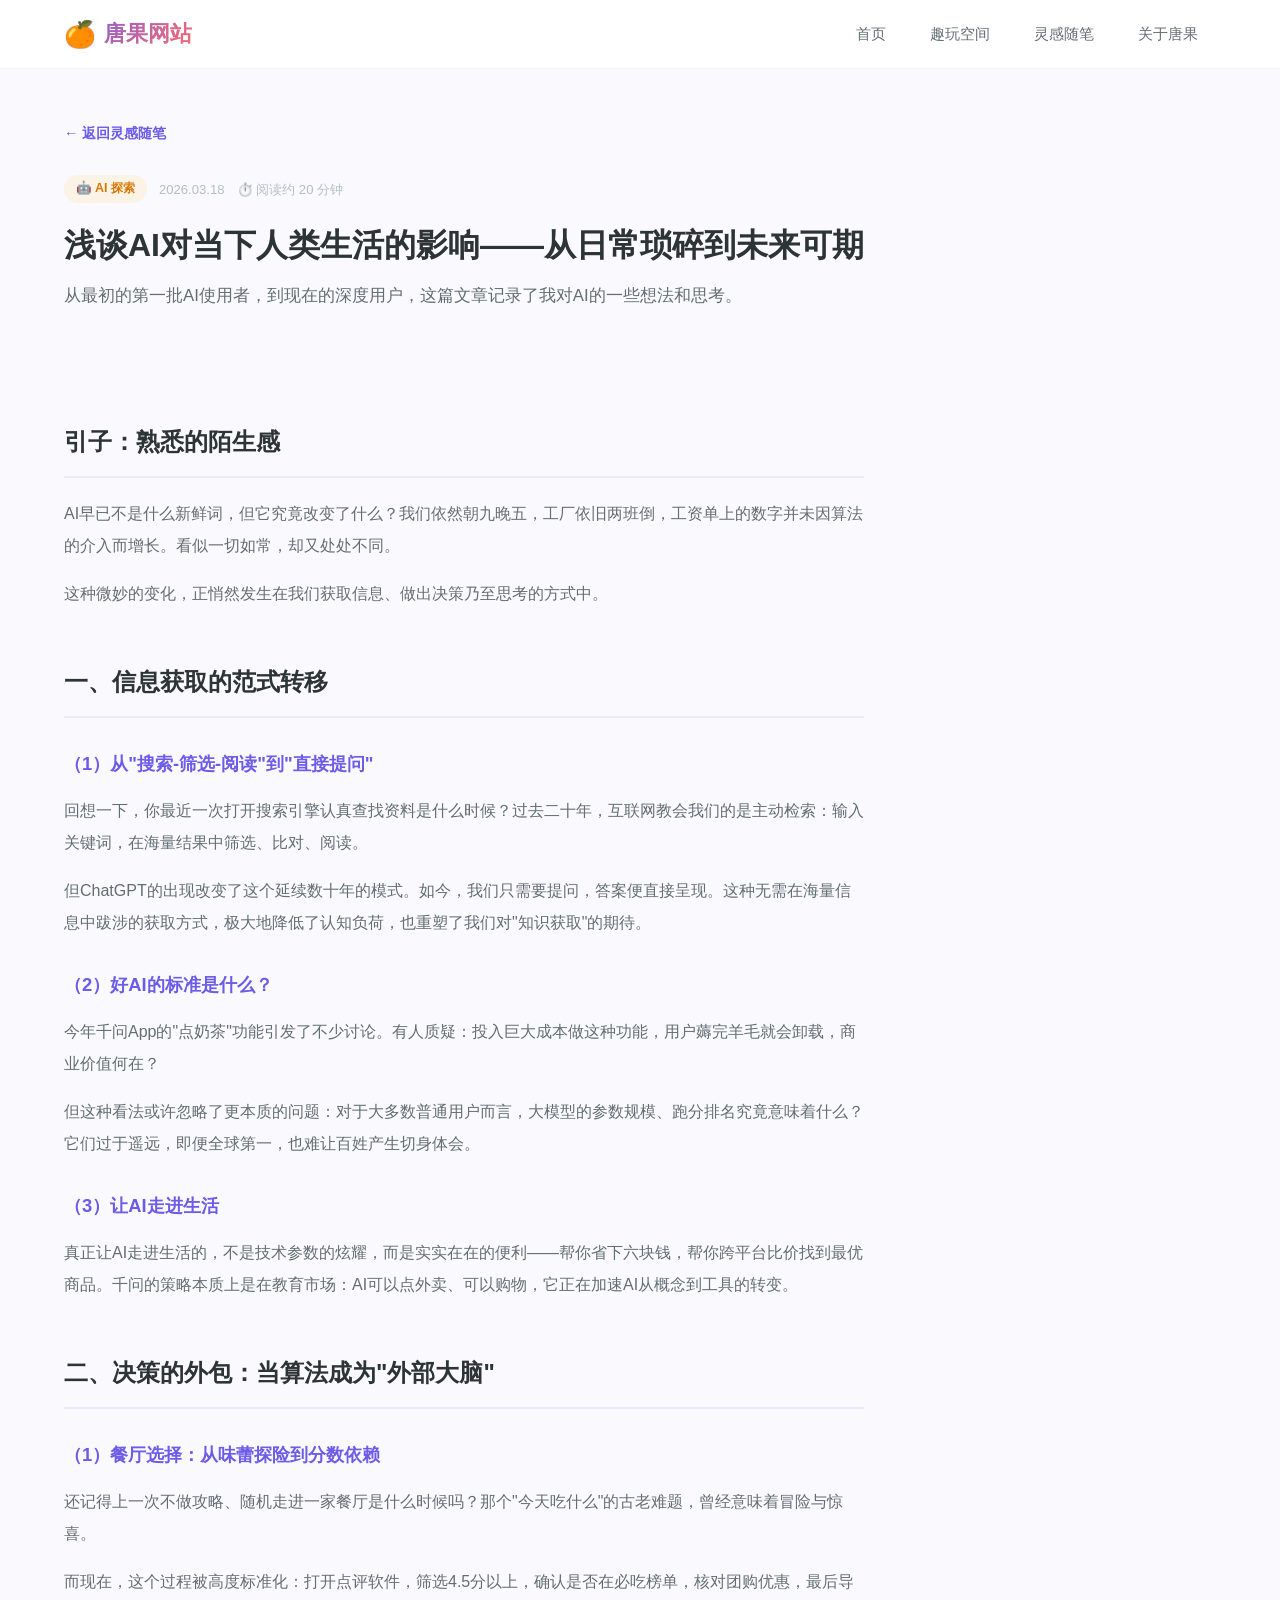
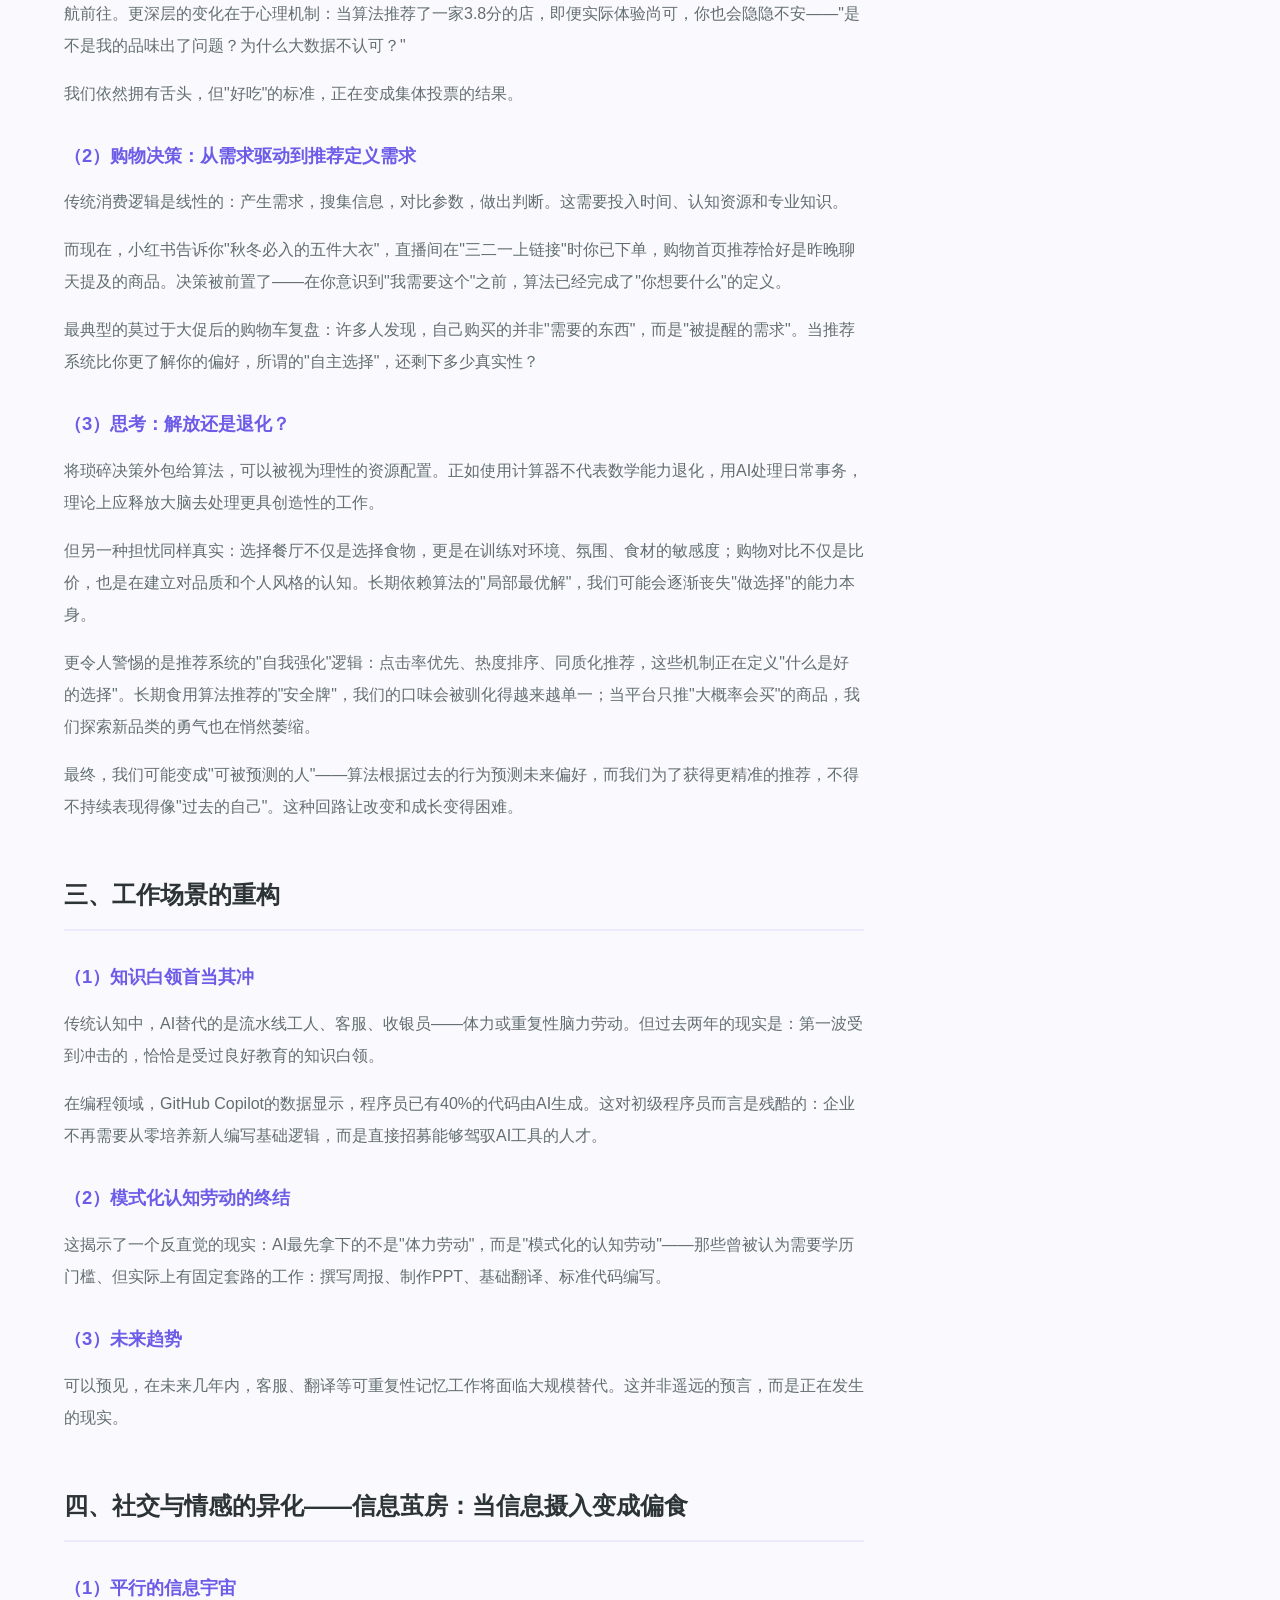
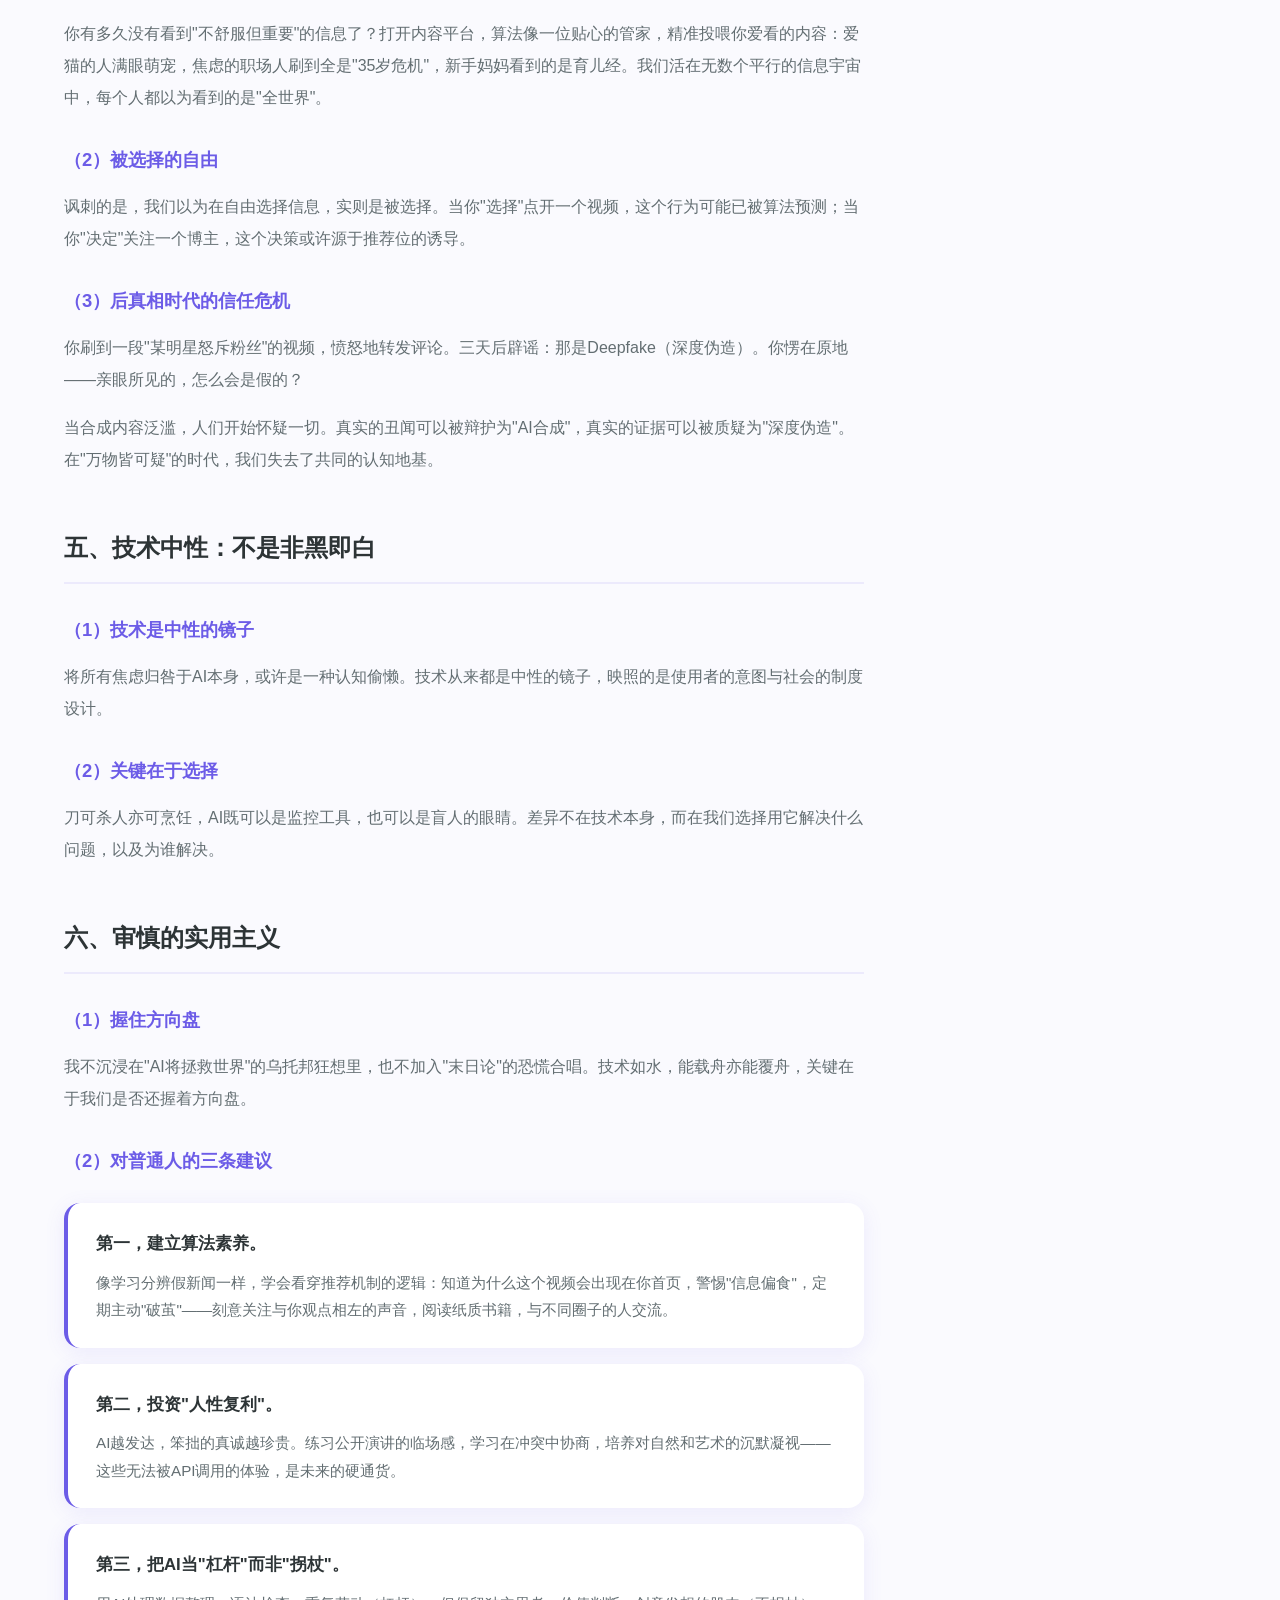
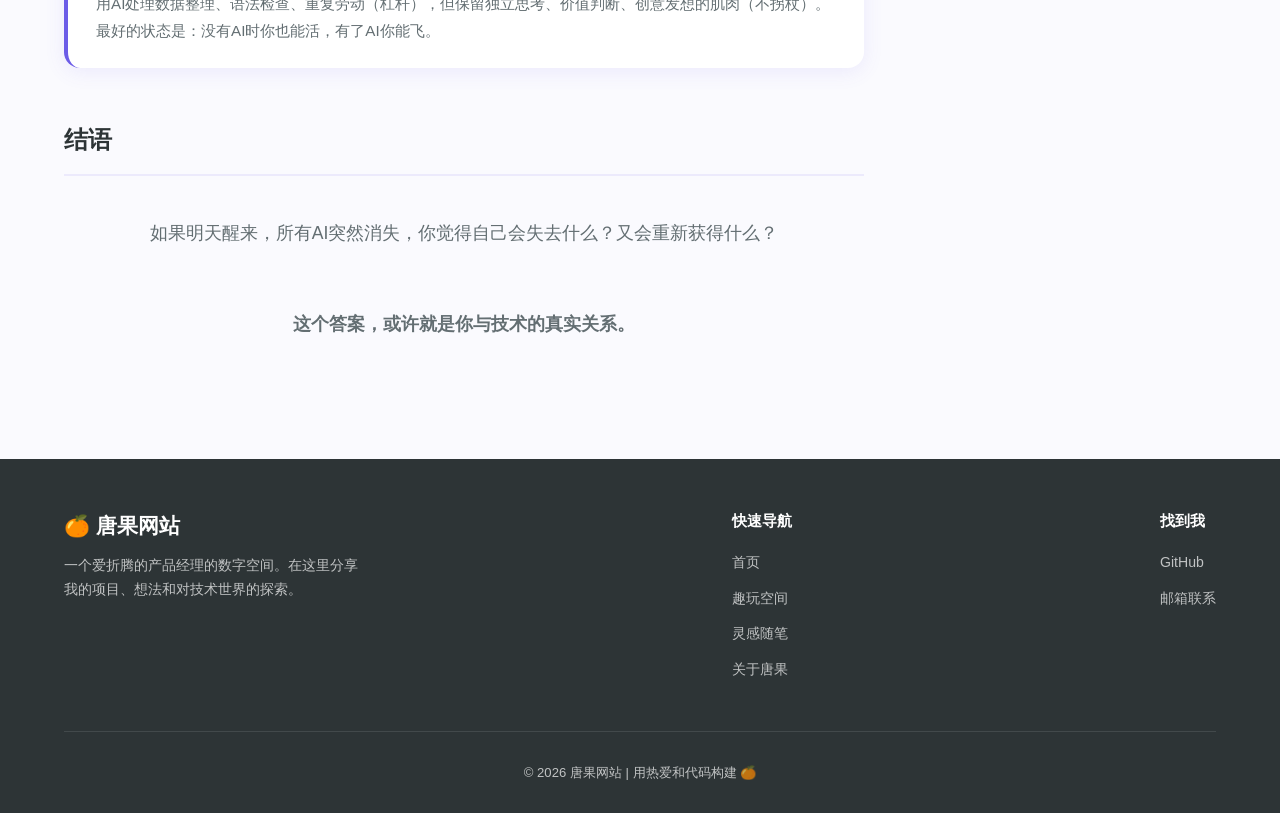
<file: blog-ai-impact.html>
<!DOCTYPE html>
<html lang="zh-CN">
<head>
  <meta charset="UTF-8">
  <meta name="viewport" content="width=device-width, initial-scale=1.0">
  <title>浅谈AI对当下人类生活的影响 - 唐果网站</title>
  <meta name="description" content="从最初的第一批AI使用者，到现在的深度用户，这篇文章记录了我对AI的一些想法和思考。">
  <style>
/* ========== 基础重置 & 变量 ========== */
:root {
  --primary: #6C5CE7;
  --primary-light: #A29BFE;
  --secondary: #FF6B6B;
  --accent: #FECA57;
  --accent-green: #00D2D3;
  --bg: #FAFAFE;
  --bg-card: #FFFFFF;
  --text: #2D3436;
  --text-light: #636E72;
  --text-lighter: #B2BEC3;
  --shadow: 0 4px 20px rgba(108, 92, 231, 0.1);
  --shadow-hover: 0 8px 30px rgba(108, 92, 231, 0.2);
  --radius: 16px;
  --radius-sm: 10px;
  --transition: all 0.3s cubic-bezier(0.4, 0, 0.2, 1);
}

* {
  margin: 0;
  padding: 0;
  box-sizing: border-box;
}

html {
  scroll-behavior: smooth;
}

body {
  font-family: -apple-system, BlinkMacSystemFont, "Segoe UI", "PingFang SC", "Hiragino Sans GB", "Microsoft YaHei", sans-serif;
  background: var(--bg);
  color: var(--text);
  line-height: 1.6;
  overflow-x: hidden;
}

a {
  text-decoration: none;
  color: inherit;
}

img {
  max-width: 100%;
  display: block;
}

.container {
  max-width: 1200px;
  margin: 0 auto;
  padding: 0 24px;
}

/* ========== 导航栏 ========== */
.navbar {
  position: fixed;
  top: 0;
  left: 0;
  right: 0;
  z-index: 1000;
  background: rgba(255, 255, 255, 0.85);
  backdrop-filter: blur(20px);
  -webkit-backdrop-filter: blur(20px);
  border-bottom: 1px solid rgba(108, 92, 231, 0.08);
  transition: var(--transition);
}

.navbar.scrolled {
  box-shadow: 0 2px 20px rgba(0, 0, 0, 0.06);
}

.nav-content {
  max-width: 1200px;
  margin: 0 auto;
  padding: 0 24px;
  display: flex;
  align-items: center;
  justify-content: space-between;
  height: 68px;
}

.nav-logo {
  font-size: 1.4rem;
  font-weight: 800;
  background: linear-gradient(135deg, var(--primary), var(--secondary));
  -webkit-background-clip: text;
  -webkit-text-fill-color: transparent;
  background-clip: text;
  display: flex;
  align-items: center;
  gap: 8px;
}

.nav-logo .logo-emoji {
  font-size: 1.6rem;
  -webkit-text-fill-color: initial;
}

.nav-links {
  display: flex;
  align-items: center;
  gap: 8px;
  list-style: none;
}

.nav-links a {
  padding: 8px 18px;
  border-radius: 50px;
  font-size: 0.92rem;
  font-weight: 500;
  color: var(--text-light);
  transition: var(--transition);
  position: relative;
}

.nav-links a:hover {
  color: var(--primary);
  background: rgba(108, 92, 231, 0.08);
}

.nav-links a.active {
  color: #fff;
  background: linear-gradient(135deg, var(--primary), var(--primary-light));
  box-shadow: 0 4px 15px rgba(108, 92, 231, 0.3);
}

/* 移动端菜单按钮 */
.menu-toggle {
  display: none;
  flex-direction: column;
  gap: 5px;
  cursor: pointer;
  padding: 8px;
  border: none;
  background: none;
}

.menu-toggle span {
  width: 24px;
  height: 2.5px;
  background: var(--text);
  border-radius: 2px;
  transition: var(--transition);
}

/* ========== Hero 区域 ========== */
.hero {
  padding: 120px 0 80px;
  position: relative;
  overflow: hidden;
}

.hero::before {
  content: '';
  position: absolute;
  top: -50%;
  right: -20%;
  width: 600px;
  height: 600px;
  background: radial-gradient(circle, rgba(108, 92, 231, 0.08) 0%, transparent 70%);
  border-radius: 50%;
  pointer-events: none;
}

.hero::after {
  content: '';
  position: absolute;
  bottom: -30%;
  left: -10%;
  width: 400px;
  height: 400px;
  background: radial-gradient(circle, rgba(255, 107, 107, 0.06) 0%, transparent 70%);
  border-radius: 50%;
  pointer-events: none;
}

.hero-content {
  display: flex;
  align-items: center;
  gap: 60px;
  position: relative;
  z-index: 1;
}

.hero-text {
  flex: 1;
}

.hero-greeting {
  display: inline-flex;
  align-items: center;
  gap: 8px;
  padding: 8px 20px;
  background: linear-gradient(135deg, rgba(108, 92, 231, 0.1), rgba(162, 155, 254, 0.1));
  border-radius: 50px;
  font-size: 0.9rem;
  color: var(--primary);
  font-weight: 600;
  margin-bottom: 24px;
  animation: fadeInUp 0.6s ease;
}

.hero-title {
  font-size: 3rem;
  font-weight: 800;
  line-height: 1.2;
  margin-bottom: 20px;
  animation: fadeInUp 0.6s ease 0.1s both;
}

.hero-title .highlight {
  background: linear-gradient(135deg, var(--primary), var(--secondary));
  -webkit-background-clip: text;
  -webkit-text-fill-color: transparent;
  background-clip: text;
}

.hero-desc {
  font-size: 1.1rem;
  color: var(--text-light);
  line-height: 1.8;
  margin-bottom: 32px;
  max-width: 520px;
  animation: fadeInUp 0.6s ease 0.2s both;
}

.hero-buttons {
  display: flex;
  gap: 16px;
  animation: fadeInUp 0.6s ease 0.3s both;
}

.btn {
  display: inline-flex;
  align-items: center;
  gap: 8px;
  padding: 14px 32px;
  border-radius: 50px;
  font-size: 0.95rem;
  font-weight: 600;
  border: none;
  cursor: pointer;
  transition: var(--transition);
}

.btn-primary {
  background: linear-gradient(135deg, var(--primary), var(--primary-light));
  color: #fff;
  box-shadow: 0 4px 20px rgba(108, 92, 231, 0.3);
}

.btn-primary:hover {
  transform: translateY(-2px);
  box-shadow: 0 6px 25px rgba(108, 92, 231, 0.4);
}

.btn-outline {
  background: transparent;
  color: var(--primary);
  border: 2px solid rgba(108, 92, 231, 0.3);
}

.btn-outline:hover {
  background: rgba(108, 92, 231, 0.06);
  border-color: var(--primary);
  transform: translateY(-2px);
}

.hero-avatar {
  flex-shrink: 0;
  animation: fadeInUp 0.6s ease 0.2s both;
}

.avatar-wrapper {
  width: 300px;
  height: 300px;
  border-radius: 30px;
  background: linear-gradient(135deg, var(--primary), var(--secondary), var(--accent));
  padding: 4px;
  transform: rotate(3deg);
  transition: var(--transition);
  position: relative;
}

.avatar-wrapper:hover {
  transform: rotate(0deg) scale(1.02);
}

.avatar-wrapper .avatar-inner {
  width: 100%;
  height: 100%;
  border-radius: 28px;
  background: var(--bg-card);
  display: flex;
  align-items: center;
  justify-content: center;
  font-size: 8rem;
  overflow: hidden;
}

.avatar-wrapper .avatar-inner img {
  width: 100%;
  height: 100%;
  object-fit: cover;
}

/* 浮动装饰 */
.floating-shapes {
  position: absolute;
  top: 0;
  left: 0;
  right: 0;
  bottom: 0;
  pointer-events: none;
  overflow: hidden;
}

.shape {
  position: absolute;
  border-radius: 50%;
  animation: float 6s ease-in-out infinite;
}

.shape-1 {
  width: 60px;
  height: 60px;
  background: rgba(254, 202, 87, 0.2);
  top: 20%;
  right: 10%;
  animation-delay: 0s;
}

.shape-2 {
  width: 40px;
  height: 40px;
  background: rgba(0, 210, 211, 0.15);
  top: 60%;
  right: 25%;
  animation-delay: 2s;
}

.shape-3 {
  width: 50px;
  height: 50px;
  background: rgba(255, 107, 107, 0.12);
  top: 30%;
  left: 5%;
  animation-delay: 4s;
}

/* ========== 板块标题 ========== */
.section-header {
  text-align: center;
  margin-bottom: 50px;
}

.section-tag {
  display: inline-flex;
  align-items: center;
  gap: 6px;
  padding: 6px 16px;
  background: linear-gradient(135deg, rgba(108, 92, 231, 0.08), rgba(162, 155, 254, 0.08));
  border-radius: 50px;
  font-size: 0.85rem;
  color: var(--primary);
  font-weight: 600;
  margin-bottom: 16px;
}

.section-title {
  font-size: 2.2rem;
  font-weight: 800;
  margin-bottom: 12px;
}

.section-subtitle {
  font-size: 1rem;
  color: var(--text-light);
  max-width: 500px;
  margin: 0 auto;
}

/* ========== 项目卡片 ========== */
.projects-section {
  padding: 80px 0;
}

.projects-grid {
  display: grid;
  grid-template-columns: repeat(auto-fill, minmax(350px, 1fr));
  gap: 28px;
}

.project-card {
  background: var(--bg-card);
  border-radius: var(--radius);
  overflow: hidden;
  box-shadow: var(--shadow);
  transition: var(--transition);
  border: 1px solid rgba(108, 92, 231, 0.06);
}

.project-card:hover {
  transform: translateY(-6px);
  box-shadow: var(--shadow-hover);
}

.project-cover {
  height: 200px;
  background: linear-gradient(135deg, var(--primary), var(--primary-light));
  position: relative;
  overflow: hidden;
  display: flex;
  align-items: center;
  justify-content: center;
}

.project-cover .cover-emoji {
  font-size: 4rem;
  position: relative;
  z-index: 1;
}

.project-cover::after {
  content: '';
  position: absolute;
  top: -50%;
  right: -50%;
  width: 200%;
  height: 200%;
  background: radial-gradient(circle, rgba(255, 255, 255, 0.1) 0%, transparent 60%);
}

.project-cover.cover-orange {
  background: linear-gradient(135deg, #F97316, #FBBF24);
}

.project-cover.cover-green {
  background: linear-gradient(135deg, #10B981, #34D399);
}

.project-cover.cover-pink {
  background: linear-gradient(135deg, #EC4899, #F472B6);
}

.project-cover.cover-blue {
  background: linear-gradient(135deg, #3B82F6, #60A5FA);
}

.project-cover.cover-teal {
  background: linear-gradient(135deg, #14B8A6, #5EEAD4);
}

.project-body {
  padding: 24px;
}

.project-tags {
  display: flex;
  flex-wrap: wrap;
  gap: 8px;
  margin-bottom: 14px;
}

.project-tag {
  padding: 4px 12px;
  border-radius: 50px;
  font-size: 0.78rem;
  font-weight: 600;
  background: rgba(108, 92, 231, 0.08);
  color: var(--primary);
}

.project-tag.tag-ai {
  background: rgba(255, 107, 107, 0.1);
  color: var(--secondary);
}

.project-tag.tag-tool {
  background: rgba(0, 210, 211, 0.1);
  color: var(--accent-green);
}

.project-card h3 {
  font-size: 1.2rem;
  font-weight: 700;
  margin-bottom: 10px;
}

.project-card p {
  font-size: 0.92rem;
  color: var(--text-light);
  line-height: 1.7;
  margin-bottom: 18px;
}

.project-features {
  display: flex;
  flex-wrap: wrap;
  gap: 8px;
  margin-bottom: 18px;
}

.feature-item {
  display: flex;
  align-items: center;
  gap: 4px;
  font-size: 0.82rem;
  color: var(--text-light);
  padding: 4px 10px;
  background: var(--bg);
  border-radius: 6px;
}

.project-footer {
  display: flex;
  align-items: center;
  justify-content: space-between;
  padding-top: 16px;
  border-top: 1px solid rgba(0, 0, 0, 0.05);
}

.project-link {
  display: inline-flex;
  align-items: center;
  gap: 6px;
  font-size: 0.88rem;
  font-weight: 600;
  color: var(--primary);
  transition: var(--transition);
}

.project-link:hover {
  gap: 10px;
}

.project-date {
  font-size: 0.82rem;
  color: var(--text-lighter);
}

/* ========== 更多按钮 ========== */
.section-more {
  text-align: center;
  margin-top: 40px;
}

/* ========== 文章板块 ========== */
.blog-section {
  padding: 80px 0;
  background: linear-gradient(180deg, rgba(108, 92, 231, 0.02) 0%, var(--bg) 100%);
}

.blog-grid {
  display: grid;
  grid-template-columns: repeat(auto-fill, minmax(350px, 1fr));
  gap: 28px;
}

.blog-card {
  background: var(--bg-card);
  border-radius: var(--radius);
  padding: 28px;
  box-shadow: var(--shadow);
  transition: var(--transition);
  border: 1px solid rgba(108, 92, 231, 0.06);
  display: flex;
  flex-direction: column;
}

.blog-card:hover {
  transform: translateY(-4px);
  box-shadow: var(--shadow-hover);
}

.blog-meta {
  display: flex;
  align-items: center;
  gap: 12px;
  margin-bottom: 16px;
}

.blog-category {
  padding: 4px 12px;
  border-radius: 50px;
  font-size: 0.78rem;
  font-weight: 600;
  background: rgba(254, 202, 87, 0.15);
  color: #D97706;
}

.blog-date {
  font-size: 0.82rem;
  color: var(--text-lighter);
}

.blog-card h3 {
  font-size: 1.15rem;
  font-weight: 700;
  margin-bottom: 10px;
  line-height: 1.5;
}

.blog-card p {
  font-size: 0.9rem;
  color: var(--text-light);
  line-height: 1.8;
  flex: 1;
  margin-bottom: 16px;
}

.blog-read-more {
  display: inline-flex;
  align-items: center;
  gap: 6px;
  font-size: 0.88rem;
  font-weight: 600;
  color: var(--primary);
  transition: var(--transition);
}

.blog-read-more:hover {
  gap: 10px;
}

/* ========== 统计数字 ========== */
.stats-bar {
  padding: 60px 0;
}

.stats-grid {
  display: grid;
  grid-template-columns: repeat(4, 1fr);
  gap: 24px;
}

.stat-item {
  text-align: center;
  padding: 28px 20px;
  background: var(--bg-card);
  border-radius: var(--radius);
  box-shadow: var(--shadow);
  transition: var(--transition);
  border: 1px solid rgba(108, 92, 231, 0.06);
}

.stat-item:hover {
  transform: translateY(-4px);
  box-shadow: var(--shadow-hover);
}

.stat-emoji {
  font-size: 2rem;
  margin-bottom: 10px;
}

.stat-number {
  font-size: 2rem;
  font-weight: 800;
  background: linear-gradient(135deg, var(--primary), var(--secondary));
  -webkit-background-clip: text;
  -webkit-text-fill-color: transparent;
  background-clip: text;
}

.stat-label {
  font-size: 0.88rem;
  color: var(--text-light);
  margin-top: 4px;
}

/* ========== 页脚 ========== */
.footer {
  padding: 50px 0 30px;
  background: var(--text);
  color: rgba(255, 255, 255, 0.7);
}

.footer-content {
  display: flex;
  justify-content: space-between;
  align-items: flex-start;
  gap: 40px;
  margin-bottom: 40px;
}

.footer-brand .footer-logo {
  font-size: 1.3rem;
  font-weight: 800;
  color: #fff;
  margin-bottom: 12px;
  display: flex;
  align-items: center;
  gap: 8px;
}

.footer-brand p {
  font-size: 0.88rem;
  line-height: 1.7;
  max-width: 300px;
}

.footer-nav h4 {
  color: #fff;
  font-size: 0.95rem;
  margin-bottom: 16px;
}

.footer-nav ul {
  list-style: none;
}

.footer-nav ul li {
  margin-bottom: 10px;
}

.footer-nav ul a {
  font-size: 0.88rem;
  transition: var(--transition);
}

.footer-nav ul a:hover {
  color: var(--primary-light);
}

.footer-bottom {
  text-align: center;
  padding-top: 30px;
  border-top: 1px solid rgba(255, 255, 255, 0.1);
  font-size: 0.82rem;
}

/* ========== 关于页面 ========== */
.about-hero {
  padding: 120px 0 60px;
  text-align: center;
}

.about-content {
  padding: 0 0 80px;
}

.about-grid {
  display: grid;
  grid-template-columns: 1fr 1fr;
  gap: 60px;
  align-items: start;
}

.about-info h2 {
  font-size: 1.8rem;
  font-weight: 800;
  margin-bottom: 20px;
}

.about-info p {
  font-size: 1rem;
  color: var(--text-light);
  line-height: 1.9;
  margin-bottom: 16px;
}

.contact-card {
  background: var(--bg-card);
  border-radius: var(--radius);
  padding: 36px;
  box-shadow: var(--shadow);
  border: 1px solid rgba(108, 92, 231, 0.06);
}

.contact-card h3 {
  font-size: 1.3rem;
  font-weight: 700;
  margin-bottom: 24px;
}

.contact-item {
  display: flex;
  align-items: center;
  gap: 14px;
  padding: 14px 0;
  border-bottom: 1px solid rgba(0, 0, 0, 0.05);
}

.contact-item:last-child {
  border-bottom: none;
}

.contact-icon {
  width: 44px;
  height: 44px;
  border-radius: 12px;
  display: flex;
  align-items: center;
  justify-content: center;
  font-size: 1.2rem;
  flex-shrink: 0;
}

.contact-icon.icon-email {
  background: rgba(108, 92, 231, 0.1);
}

.contact-icon.icon-wechat {
  background: rgba(16, 185, 129, 0.1);
}

.contact-icon.icon-github {
  background: rgba(45, 52, 54, 0.1);
}

.contact-detail .label {
  font-size: 0.82rem;
  color: var(--text-lighter);
}

.contact-detail .value {
  font-size: 0.95rem;
  font-weight: 600;
  color: var(--text);
}

/* ========== 技能标签 ========== */
.skill-tags {
  display: flex;
  flex-wrap: wrap;
  gap: 10px;
  margin-top: 24px;
}

.skill-tag {
  padding: 8px 18px;
  border-radius: 50px;
  font-size: 0.85rem;
  font-weight: 600;
  background: rgba(108, 92, 231, 0.08);
  color: var(--primary);
  transition: var(--transition);
}

.skill-tag:hover {
  background: rgba(108, 92, 231, 0.15);
  transform: translateY(-2px);
}

/* ========== 文章列表页 ========== */
.page-header {
  padding: 120px 0 50px;
  text-align: center;
  position: relative;
}

.blog-list {
  padding: 0 0 80px;
}

.blog-list-item {
  background: var(--bg-card);
  border-radius: var(--radius);
  padding: 28px 32px;
  margin-bottom: 20px;
  box-shadow: var(--shadow);
  border: 1px solid rgba(108, 92, 231, 0.06);
  display: flex;
  align-items: center;
  gap: 24px;
  transition: var(--transition);
  cursor: pointer;
}

.blog-list-item:hover {
  transform: translateX(8px);
  box-shadow: var(--shadow-hover);
  border-left: 3px solid var(--primary);
}

.blog-list-emoji {
  font-size: 2.2rem;
  flex-shrink: 0;
}

.blog-list-content {
  flex: 1;
}

.blog-list-content h3 {
  font-size: 1.1rem;
  font-weight: 700;
  margin-bottom: 6px;
}

.blog-list-content p {
  font-size: 0.88rem;
  color: var(--text-light);
  line-height: 1.6;
}

.blog-list-meta {
  display: flex;
  align-items: center;
  gap: 12px;
  margin-top: 8px;
}

.blog-list-meta span {
  font-size: 0.8rem;
  color: var(--text-lighter);
}

/* ========== 项目详情样式 ========== */
.project-screenshots {
  display: grid;
  grid-template-columns: repeat(auto-fill, minmax(250px, 1fr));
  gap: 16px;
  margin: 20px 0;
}

.screenshot-placeholder {
  height: 180px;
  border-radius: var(--radius-sm);
  display: flex;
  align-items: center;
  justify-content: center;
  font-size: 0.9rem;
  color: var(--text-lighter);
  border: 2px dashed rgba(108, 92, 231, 0.15);
  background: rgba(108, 92, 231, 0.02);
}

/* ========== 动画 ========== */
@keyframes fadeInUp {
  from {
    opacity: 0;
    transform: translateY(24px);
  }
  to {
    opacity: 1;
    transform: translateY(0);
  }
}

@keyframes float {
  0%, 100% {
    transform: translateY(0px) rotate(0deg);
  }
  50% {
    transform: translateY(-20px) rotate(5deg);
  }
}

.fade-in {
  opacity: 0;
  transform: translateY(24px);
  transition: opacity 0.6s ease, transform 0.6s ease;
}

.fade-in.visible {
  opacity: 1;
  transform: translateY(0);
}

/* ========== 响应式 ========== */
@media (max-width: 768px) {
  .nav-links {
    position: fixed;
    top: 68px;
    left: 0;
    right: 0;
    background: rgba(255, 255, 255, 0.98);
    backdrop-filter: blur(20px);
    flex-direction: column;
    padding: 20px;
    gap: 4px;
    transform: translateY(-120%);
    transition: var(--transition);
    box-shadow: 0 10px 30px rgba(0, 0, 0, 0.1);
  }

  .nav-links.open {
    transform: translateY(0);
  }

  .nav-links a {
    width: 100%;
    text-align: center;
    padding: 12px;
  }

  .menu-toggle {
    display: flex;
  }

  .hero-content {
    flex-direction: column-reverse;
    text-align: center;
    gap: 40px;
  }

  .hero-title {
    font-size: 2rem;
  }

  .hero-desc {
    margin: 0 auto 32px;
  }

  .hero-buttons {
    justify-content: center;
  }

  .avatar-wrapper {
    width: 200px;
    height: 200px;
  }

  .avatar-wrapper .avatar-inner {
    font-size: 5rem;
  }

  .projects-grid,
  .blog-grid {
    grid-template-columns: 1fr;
  }

  .stats-grid {
    grid-template-columns: repeat(2, 1fr);
  }

  .about-grid {
    grid-template-columns: 1fr;
  }

  .footer-content {
    flex-direction: column;
  }

  .blog-list-item {
    flex-direction: column;
    text-align: center;
  }

  .section-title {
    font-size: 1.7rem;
  }
}

@media (max-width: 480px) {
  .hero {
    padding: 100px 0 60px;
  }

  .hero-title {
    font-size: 1.7rem;
  }

  .hero-buttons {
    flex-direction: column;
    align-items: center;
  }

  .btn {
    width: 100%;
    justify-content: center;
  }

  .stats-grid {
    grid-template-columns: 1fr 1fr;
    gap: 16px;
  }
}

/* ========== 项目详情页 ========== */
.project-detail-hero {
  padding: 120px 0 40px;
}

.back-link {
  display: inline-flex;
  align-items: center;
  gap: 6px;
  font-size: 0.9rem;
  font-weight: 600;
  color: var(--primary);
  margin-bottom: 30px;
  transition: var(--transition);
}

.back-link:hover {
  gap: 10px;
}

.project-detail-header {
  display: flex;
  align-items: center;
  gap: 28px;
}

.project-detail-icon {
  width: 100px;
  height: 100px;
  border-radius: 24px;
  background: linear-gradient(135deg, #F97316, #FBBF24);
  display: flex;
  align-items: center;
  justify-content: center;
  font-size: 3.5rem;
  flex-shrink: 0;
}

.project-detail-header h1 {
  font-size: 2.2rem;
  font-weight: 800;
}

.project-detail-slogan {
  font-size: 1.05rem;
  color: var(--text-light);
  margin-top: 6px;
}

.project-detail-content {
  padding: 20px 0 80px;
}

.detail-section {
  margin-bottom: 50px;
}

.detail-section h2 {
  font-size: 1.5rem;
  font-weight: 800;
  margin-bottom: 20px;
  padding-bottom: 12px;
  border-bottom: 2px solid rgba(108, 92, 231, 0.1);
}

.detail-section p {
  font-size: 1rem;
  color: var(--text-light);
  line-height: 1.9;
  margin-bottom: 12px;
}

.feature-cards {
  display: grid;
  grid-template-columns: repeat(auto-fill, minmax(280px, 1fr));
  gap: 24px;
}

.feature-card-detail {
  background: var(--bg-card);
  border-radius: var(--radius);
  padding: 28px;
  box-shadow: var(--shadow);
  border: 1px solid rgba(108, 92, 231, 0.06);
  transition: var(--transition);
}

.feature-card-detail:hover {
  transform: translateY(-4px);
  box-shadow: var(--shadow-hover);
}

.feature-card-icon {
  font-size: 2.5rem;
  margin-bottom: 14px;
}

.feature-card-detail h3 {
  font-size: 1.1rem;
  font-weight: 700;
  margin-bottom: 10px;
}

.feature-card-detail p {
  font-size: 0.9rem;
  color: var(--text-light);
  line-height: 1.7;
}

.detail-screenshots {
  display: grid;
  grid-template-columns: repeat(3, 1fr);
  gap: 24px;
}

.detail-screenshot-item {
  text-align: center;
}

.detail-screenshot-item img {
  border-radius: var(--radius);
  box-shadow: var(--shadow);
  margin-bottom: 10px;
}

.detail-screenshot-item p {
  font-size: 0.85rem;
  color: var(--text-lighter);
}

.project-info-table {
  background: var(--bg-card);
  border-radius: var(--radius);
  padding: 28px;
  box-shadow: var(--shadow);
  border: 1px solid rgba(108, 92, 231, 0.06);
}

.info-row {
  display: flex;
  align-items: center;
  padding: 14px 0;
  border-bottom: 1px solid rgba(0, 0, 0, 0.05);
}

.info-row:last-child {
  border-bottom: none;
}

.info-label {
  width: 120px;
  font-size: 0.88rem;
  font-weight: 600;
  color: var(--text-lighter);
  flex-shrink: 0;
}

.info-value {
  font-size: 0.95rem;
  font-weight: 600;
  color: var(--text);
}

/* ========== 文章详情页 ========== */
.article-hero {
  padding: 120px 0 40px;
}

.article-header {
  max-width: 800px;
}

.article-title {
  font-size: 2rem;
  font-weight: 800;
  line-height: 1.4;
  margin: 20px 0 14px;
}

.article-subtitle {
  font-size: 1.05rem;
  color: var(--text-light);
  line-height: 1.7;
}

.article-content {
  padding: 20px 0 80px;
}

.article-body {
  max-width: 800px;
  font-size: 1rem;
  line-height: 2;
  color: var(--text);
}

.article-body h2 {
  font-size: 1.5rem;
  font-weight: 800;
  margin: 48px 0 20px;
  padding-bottom: 10px;
  border-bottom: 2px solid rgba(108, 92, 231, 0.1);
  color: var(--text);
}

.article-body h3 {
  font-size: 1.15rem;
  font-weight: 700;
  margin: 28px 0 12px;
  color: var(--primary);
}

.article-body p {
  margin-bottom: 16px;
  color: var(--text-light);
}

.article-advice {
  margin: 24px 0;
}

.advice-item {
  background: var(--bg-card);
  border-radius: var(--radius);
  padding: 24px 28px;
  margin-bottom: 16px;
  box-shadow: var(--shadow);
  border-left: 4px solid var(--primary);
}

.advice-item h4 {
  font-size: 1.05rem;
  font-weight: 700;
  color: var(--text);
  margin-bottom: 8px;
}

.advice-item p {
  font-size: 0.95rem;
  color: var(--text-light);
  line-height: 1.8;
  margin-bottom: 0;
}

.article-ending {
  font-size: 1.1rem;
  text-align: center;
  color: var(--text);
  padding: 20px 0;
}

/* ========== 详情页响应式 ========== */
@media (max-width: 768px) {
  .project-detail-header {
    flex-direction: column;
    text-align: center;
  }

  .project-detail-header h1 {
    font-size: 1.6rem;
  }

  .detail-screenshots {
    grid-template-columns: 1fr;
  }

  .feature-cards {
    grid-template-columns: 1fr;
  }

  .article-title {
    font-size: 1.5rem;
  }

  .info-row {
    flex-direction: column;
    align-items: flex-start;
    gap: 4px;
  }
}

</style>
</head>
<body>

  <!-- 导航栏 -->
  <nav class="navbar">
    <div class="nav-content">
      <a href="index.html" class="nav-logo">
        <span class="logo-emoji">🍊</span> 唐果网站
      </a>
      <ul class="nav-links">
        <li><a href="index.html">首页</a></li>
        <li><a href="projects.html">趣玩空间</a></li>
        <li><a href="blog.html" class="active">灵感随笔</a></li>
        <li><a href="about.html">关于唐果</a></li>
      </ul>
      <button class="menu-toggle" aria-label="菜单">
        <span></span>
        <span></span>
        <span></span>
      </button>
    </div>
  </nav>

  <!-- 文章头部 -->
  <section class="article-hero">
    <div class="container">
      <a href="blog.html" class="back-link">← 返回灵感随笔</a>
      <div class="article-header">
        <div class="blog-meta">
          <span class="blog-category">🤖 AI 探索</span>
          <span class="blog-date">2026.03.18</span>
          <span class="blog-date">⏱️ 阅读约 20 分钟</span>
        </div>
        <h1 class="article-title">浅谈AI对当下人类生活的影响——从日常琐碎到未来可期</h1>
        <p class="article-subtitle">从最初的第一批AI使用者，到现在的深度用户，这篇文章记录了我对AI的一些想法和思考。</p>
      </div>
    </div>
  </section>

  <!-- 文章正文 -->
  <section class="article-content">
    <div class="container">
      <div class="article-body">

        <h2>引子：熟悉的陌生感</h2>
        <p>AI早已不是什么新鲜词，但它究竟改变了什么？我们依然朝九晚五，工厂依旧两班倒，工资单上的数字并未因算法的介入而增长。看似一切如常，却又处处不同。</p>
        <p>这种微妙的变化，正悄然发生在我们获取信息、做出决策乃至思考的方式中。</p>

        <h2>一、信息获取的范式转移</h2>

        <h3>（1）从"搜索-筛选-阅读"到"直接提问"</h3>
        <p>回想一下，你最近一次打开搜索引擎认真查找资料是什么时候？过去二十年，互联网教会我们的是主动检索：输入关键词，在海量结果中筛选、比对、阅读。</p>
        <p>但ChatGPT的出现改变了这个延续数十年的模式。如今，我们只需要提问，答案便直接呈现。这种无需在海量信息中跋涉的获取方式，极大地降低了认知负荷，也重塑了我们对"知识获取"的期待。</p>

        <h3>（2）好AI的标准是什么？</h3>
        <p>今年千问App的"点奶茶"功能引发了不少讨论。有人质疑：投入巨大成本做这种功能，用户薅完羊毛就会卸载，商业价值何在？</p>
        <p>但这种看法或许忽略了更本质的问题：对于大多数普通用户而言，大模型的参数规模、跑分排名究竟意味着什么？它们过于遥远，即便全球第一，也难让百姓产生切身体会。</p>

        <h3>（3）让AI走进生活</h3>
        <p>真正让AI走进生活的，不是技术参数的炫耀，而是实实在在的便利——帮你省下六块钱，帮你跨平台比价找到最优商品。千问的策略本质上是在教育市场：AI可以点外卖、可以购物，它正在加速AI从概念到工具的转变。</p>

        <h2>二、决策的外包：当算法成为"外部大脑"</h2>

        <h3>（1）餐厅选择：从味蕾探险到分数依赖</h3>
        <p>还记得上一次不做攻略、随机走进一家餐厅是什么时候吗？那个"今天吃什么"的古老难题，曾经意味着冒险与惊喜。</p>
        <p>而现在，这个过程被高度标准化：打开点评软件，筛选4.5分以上，确认是否在必吃榜单，核对团购优惠，最后导航前往。更深层的变化在于心理机制：当算法推荐了一家3.8分的店，即便实际体验尚可，你也会隐隐不安——"是不是我的品味出了问题？为什么大数据不认可？"</p>
        <p>我们依然拥有舌头，但"好吃"的标准，正在变成集体投票的结果。</p>

        <h3>（2）购物决策：从需求驱动到推荐定义需求</h3>
        <p>传统消费逻辑是线性的：产生需求，搜集信息，对比参数，做出判断。这需要投入时间、认知资源和专业知识。</p>
        <p>而现在，小红书告诉你"秋冬必入的五件大衣"，直播间在"三二一上链接"时你已下单，购物首页推荐恰好是昨晚聊天提及的商品。决策被前置了——在你意识到"我需要这个"之前，算法已经完成了"你想要什么"的定义。</p>
        <p>最典型的莫过于大促后的购物车复盘：许多人发现，自己购买的并非"需要的东西"，而是"被提醒的需求"。当推荐系统比你更了解你的偏好，所谓的"自主选择"，还剩下多少真实性？</p>

        <h3>（3）思考：解放还是退化？</h3>
        <p>将琐碎决策外包给算法，可以被视为理性的资源配置。正如使用计算器不代表数学能力退化，用AI处理日常事务，理论上应释放大脑去处理更具创造性的工作。</p>
        <p>但另一种担忧同样真实：选择餐厅不仅是选择食物，更是在训练对环境、氛围、食材的敏感度；购物对比不仅是比价，也是在建立对品质和个人风格的认知。长期依赖算法的"局部最优解"，我们可能会逐渐丧失"做选择"的能力本身。</p>
        <p>更令人警惕的是推荐系统的"自我强化"逻辑：点击率优先、热度排序、同质化推荐，这些机制正在定义"什么是好的选择"。长期食用算法推荐的"安全牌"，我们的口味会被驯化得越来越单一；当平台只推"大概率会买"的商品，我们探索新品类的勇气也在悄然萎缩。</p>
        <p>最终，我们可能变成"可被预测的人"——算法根据过去的行为预测未来偏好，而我们为了获得更精准的推荐，不得不持续表现得像"过去的自己"。这种回路让改变和成长变得困难。</p>

        <h2>三、工作场景的重构</h2>

        <h3>（1）知识白领首当其冲</h3>
        <p>传统认知中，AI替代的是流水线工人、客服、收银员——体力或重复性脑力劳动。但过去两年的现实是：第一波受到冲击的，恰恰是受过良好教育的知识白领。</p>
        <p>在编程领域，GitHub Copilot的数据显示，程序员已有40%的代码由AI生成。这对初级程序员而言是残酷的：企业不再需要从零培养新人编写基础逻辑，而是直接招募能够驾驭AI工具的人才。</p>

        <h3>（2）模式化认知劳动的终结</h3>
        <p>这揭示了一个反直觉的现实：AI最先拿下的不是"体力劳动"，而是"模式化的认知劳动"——那些曾被认为需要学历门槛、但实际上有固定套路的工作：撰写周报、制作PPT、基础翻译、标准代码编写。</p>

        <h3>（3）未来趋势</h3>
        <p>可以预见，在未来几年内，客服、翻译等可重复性记忆工作将面临大规模替代。这并非遥远的预言，而是正在发生的现实。</p>

        <h2>四、社交与情感的异化——信息茧房：当信息摄入变成偏食</h2>

        <h3>（1）平行的信息宇宙</h3>
        <p>你有多久没有看到"不舒服但重要"的信息了？打开内容平台，算法像一位贴心的管家，精准投喂你爱看的内容：爱猫的人满眼萌宠，焦虑的职场人刷到全是"35岁危机"，新手妈妈看到的是育儿经。我们活在无数个平行的信息宇宙中，每个人都以为看到的是"全世界"。</p>

        <h3>（2）被选择的自由</h3>
        <p>讽刺的是，我们以为在自由选择信息，实则是被选择。当你"选择"点开一个视频，这个行为可能已被算法预测；当你"决定"关注一个博主，这个决策或许源于推荐位的诱导。</p>

        <h3>（3）后真相时代的信任危机</h3>
        <p>你刷到一段"某明星怒斥粉丝"的视频，愤怒地转发评论。三天后辟谣：那是Deepfake（深度伪造）。你愣在原地——亲眼所见的，怎么会是假的？</p>
        <p>当合成内容泛滥，人们开始怀疑一切。真实的丑闻可以被辩护为"AI合成"，真实的证据可以被质疑为"深度伪造"。在"万物皆可疑"的时代，我们失去了共同的认知地基。</p>

        <h2>五、技术中性：不是非黑即白</h2>

        <h3>（1）技术是中性的镜子</h3>
        <p>将所有焦虑归咎于AI本身，或许是一种认知偷懒。技术从来都是中性的镜子，映照的是使用者的意图与社会的制度设计。</p>

        <h3>（2）关键在于选择</h3>
        <p>刀可杀人亦可烹饪，AI既可以是监控工具，也可以是盲人的眼睛。差异不在技术本身，而在我们选择用它解决什么问题，以及为谁解决。</p>

        <h2>六、审慎的实用主义</h2>

        <h3>（1）握住方向盘</h3>
        <p>我不沉浸在"AI将拯救世界"的乌托邦狂想里，也不加入"末日论"的恐慌合唱。技术如水，能载舟亦能覆舟，关键在于我们是否还握着方向盘。</p>

        <h3>（2）对普通人的三条建议</h3>

        <div class="article-advice">
          <div class="advice-item">
            <h4>第一，建立算法素养。</h4>
            <p>像学习分辨假新闻一样，学会看穿推荐机制的逻辑：知道为什么这个视频会出现在你首页，警惕"信息偏食"，定期主动"破茧"——刻意关注与你观点相左的声音，阅读纸质书籍，与不同圈子的人交流。</p>
          </div>
          <div class="advice-item">
            <h4>第二，投资"人性复利"。</h4>
            <p>AI越发达，笨拙的真诚越珍贵。练习公开演讲的临场感，学习在冲突中协商，培养对自然和艺术的沉默凝视——这些无法被API调用的体验，是未来的硬通货。</p>
          </div>
          <div class="advice-item">
            <h4>第三，把AI当"杠杆"而非"拐杖"。</h4>
            <p>用AI处理数据整理、语法检查、重复劳动（杠杆），但保留独立思考、价值判断、创意发想的肌肉（不拐杖）。最好的状态是：没有AI时你也能活，有了AI你能飞。</p>
          </div>
        </div>

        <h2>结语</h2>
        <p class="article-ending">如果明天醒来，所有AI突然消失，你觉得自己会失去什么？又会重新获得什么？</p>
        <p class="article-ending"><strong>这个答案，或许就是你与技术的真实关系。</strong></p>

      </div>
    </div>
  </section>

  <!-- 页脚 -->
  <footer class="footer">
    <div class="container">
      <div class="footer-content">
        <div class="footer-brand">
          <div class="footer-logo">🍊 唐果网站</div>
          <p>一个爱折腾的产品经理的数字空间。在这里分享我的项目、想法和对技术世界的探索。</p>
        </div>
        <div class="footer-nav">
          <h4>快速导航</h4>
          <ul>
            <li><a href="index.html">首页</a></li>
            <li><a href="projects.html">趣玩空间</a></li>
            <li><a href="blog.html">灵感随笔</a></li>
            <li><a href="about.html">关于唐果</a></li>
          </ul>
        </div>
        <div class="footer-nav">
          <h4>找到我</h4>
          <ul>
            <li><a href="#">GitHub</a></li>
            <li><a href="mailto:500536561@qq.com">邮箱联系</a></li>
          </ul>
        </div>
      </div>
      <div class="footer-bottom">
        <p>© 2026 唐果网站 | 用热爱和代码构建 🍊</p>
      </div>
    </div>
  </footer>

  <script>
// ========== 导航栏滚动效果 ==========
const navbar = document.querySelector('.navbar');
window.addEventListener('scroll', () => {
  if (window.scrollY > 20) {
    navbar.classList.add('scrolled');
  } else {
    navbar.classList.remove('scrolled');
  }
});

// ========== 移动端菜单 ==========
const menuToggle = document.querySelector('.menu-toggle');
const navLinks = document.querySelector('.nav-links');

if (menuToggle) {
  menuToggle.addEventListener('click', () => {
    navLinks.classList.toggle('open');
    menuToggle.classList.toggle('active');
  });

  // 点击链接后关闭菜单
  navLinks.querySelectorAll('a').forEach(link => {
    link.addEventListener('click', () => {
      navLinks.classList.remove('open');
      menuToggle.classList.remove('active');
    });
  });
}

// ========== 滚动渐入动画 ==========
const observerOptions = {
  threshold: 0.1,
  rootMargin: '0px 0px -50px 0px'
};

const observer = new IntersectionObserver((entries) => {
  entries.forEach(entry => {
    if (entry.isIntersecting) {
      entry.target.classList.add('visible');
    }
  });
}, observerOptions);

document.querySelectorAll('.fade-in').forEach(el => {
  observer.observe(el);
});

// ========== 当前页面导航高亮 ==========
function setActiveNav() {
  const currentPage = window.location.pathname.split('/').pop() || 'index.html';
  document.querySelectorAll('.nav-links a').forEach(link => {
    const href = link.getAttribute('href');
    if (href === currentPage || (currentPage === '' && href === 'index.html')) {
      link.classList.add('active');
    } else {
      link.classList.remove('active');
    }
  });
}

setActiveNav();

// ========== 平滑滚动到锚点 ==========
document.querySelectorAll('a[href^="#"]').forEach(anchor => {
  anchor.addEventListener('click', function (e) {
    e.preventDefault();
    const target = document.querySelector(this.getAttribute('href'));
    if (target) {
      target.scrollIntoView({ behavior: 'smooth', block: 'start' });
    }
  });
});

// ========== 数字递增动画 ==========
function animateNumbers() {
  document.querySelectorAll('.stat-number').forEach(el => {
    const target = parseInt(el.getAttribute('data-count'));
    if (!target || el.dataset.animated) return;

    const duration = 1500;
    const step = target / (duration / 16);
    let current = 0;

    el.dataset.animated = 'true';
    const timer = setInterval(() => {
      current += step;
      if (current >= target) {
        current = target;
        clearInterval(timer);
      }
      el.textContent = Math.floor(current) + '+';
    }, 16);
  });
}

const statsObserver = new IntersectionObserver((entries) => {
  entries.forEach(entry => {
    if (entry.isIntersecting) {
      animateNumbers();
    }
  });
}, { threshold: 0.3 });

const statsSection = document.querySelector('.stats-bar');
if (statsSection) {
  statsObserver.observe(statsSection);
}

</script>
</body>
</html>
</file>
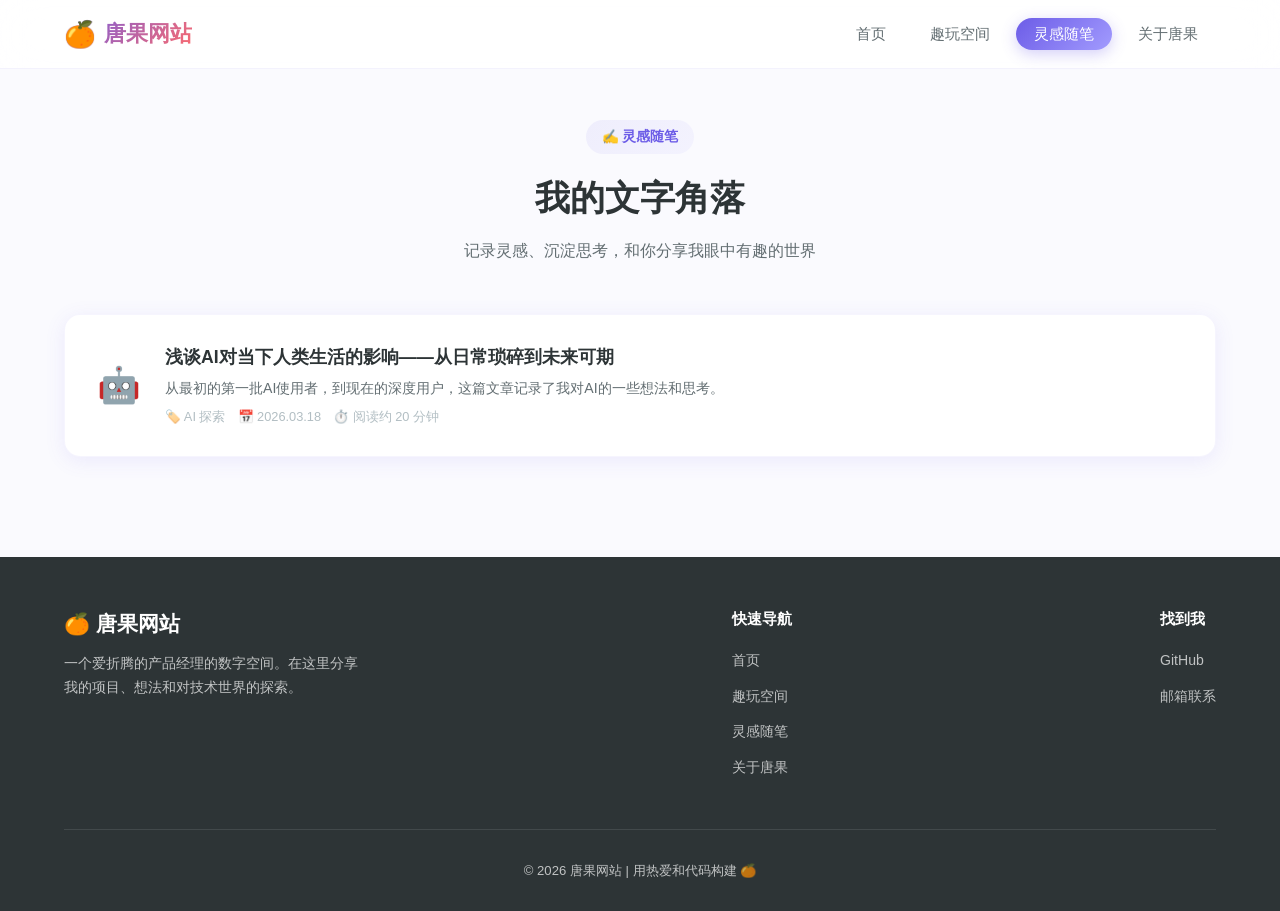
<file: blog.html>
<!DOCTYPE html>
<html lang="zh-CN">
<head>
  <meta charset="UTF-8">
  <meta name="viewport" content="width=device-width, initial-scale=1.0">
  <title>灵感随笔 - 唐果网站</title>
  <meta name="description" content="唐果的原创文章，分享AI探索、产品思考和技术心得。">
  <style>
/* ========== 基础重置 & 变量 ========== */
:root {
  --primary: #6C5CE7;
  --primary-light: #A29BFE;
  --secondary: #FF6B6B;
  --accent: #FECA57;
  --accent-green: #00D2D3;
  --bg: #FAFAFE;
  --bg-card: #FFFFFF;
  --text: #2D3436;
  --text-light: #636E72;
  --text-lighter: #B2BEC3;
  --shadow: 0 4px 20px rgba(108, 92, 231, 0.1);
  --shadow-hover: 0 8px 30px rgba(108, 92, 231, 0.2);
  --radius: 16px;
  --radius-sm: 10px;
  --transition: all 0.3s cubic-bezier(0.4, 0, 0.2, 1);
}

* {
  margin: 0;
  padding: 0;
  box-sizing: border-box;
}

html {
  scroll-behavior: smooth;
}

body {
  font-family: -apple-system, BlinkMacSystemFont, "Segoe UI", "PingFang SC", "Hiragino Sans GB", "Microsoft YaHei", sans-serif;
  background: var(--bg);
  color: var(--text);
  line-height: 1.6;
  overflow-x: hidden;
}

a {
  text-decoration: none;
  color: inherit;
}

img {
  max-width: 100%;
  display: block;
}

.container {
  max-width: 1200px;
  margin: 0 auto;
  padding: 0 24px;
}

/* ========== 导航栏 ========== */
.navbar {
  position: fixed;
  top: 0;
  left: 0;
  right: 0;
  z-index: 1000;
  background: rgba(255, 255, 255, 0.85);
  backdrop-filter: blur(20px);
  -webkit-backdrop-filter: blur(20px);
  border-bottom: 1px solid rgba(108, 92, 231, 0.08);
  transition: var(--transition);
}

.navbar.scrolled {
  box-shadow: 0 2px 20px rgba(0, 0, 0, 0.06);
}

.nav-content {
  max-width: 1200px;
  margin: 0 auto;
  padding: 0 24px;
  display: flex;
  align-items: center;
  justify-content: space-between;
  height: 68px;
}

.nav-logo {
  font-size: 1.4rem;
  font-weight: 800;
  background: linear-gradient(135deg, var(--primary), var(--secondary));
  -webkit-background-clip: text;
  -webkit-text-fill-color: transparent;
  background-clip: text;
  display: flex;
  align-items: center;
  gap: 8px;
}

.nav-logo .logo-emoji {
  font-size: 1.6rem;
  -webkit-text-fill-color: initial;
}

.nav-links {
  display: flex;
  align-items: center;
  gap: 8px;
  list-style: none;
}

.nav-links a {
  padding: 8px 18px;
  border-radius: 50px;
  font-size: 0.92rem;
  font-weight: 500;
  color: var(--text-light);
  transition: var(--transition);
  position: relative;
}

.nav-links a:hover {
  color: var(--primary);
  background: rgba(108, 92, 231, 0.08);
}

.nav-links a.active {
  color: #fff;
  background: linear-gradient(135deg, var(--primary), var(--primary-light));
  box-shadow: 0 4px 15px rgba(108, 92, 231, 0.3);
}

/* 移动端菜单按钮 */
.menu-toggle {
  display: none;
  flex-direction: column;
  gap: 5px;
  cursor: pointer;
  padding: 8px;
  border: none;
  background: none;
}

.menu-toggle span {
  width: 24px;
  height: 2.5px;
  background: var(--text);
  border-radius: 2px;
  transition: var(--transition);
}

/* ========== Hero 区域 ========== */
.hero {
  padding: 120px 0 80px;
  position: relative;
  overflow: hidden;
}

.hero::before {
  content: '';
  position: absolute;
  top: -50%;
  right: -20%;
  width: 600px;
  height: 600px;
  background: radial-gradient(circle, rgba(108, 92, 231, 0.08) 0%, transparent 70%);
  border-radius: 50%;
  pointer-events: none;
}

.hero::after {
  content: '';
  position: absolute;
  bottom: -30%;
  left: -10%;
  width: 400px;
  height: 400px;
  background: radial-gradient(circle, rgba(255, 107, 107, 0.06) 0%, transparent 70%);
  border-radius: 50%;
  pointer-events: none;
}

.hero-content {
  display: flex;
  align-items: center;
  gap: 60px;
  position: relative;
  z-index: 1;
}

.hero-text {
  flex: 1;
}

.hero-greeting {
  display: inline-flex;
  align-items: center;
  gap: 8px;
  padding: 8px 20px;
  background: linear-gradient(135deg, rgba(108, 92, 231, 0.1), rgba(162, 155, 254, 0.1));
  border-radius: 50px;
  font-size: 0.9rem;
  color: var(--primary);
  font-weight: 600;
  margin-bottom: 24px;
  animation: fadeInUp 0.6s ease;
}

.hero-title {
  font-size: 3rem;
  font-weight: 800;
  line-height: 1.2;
  margin-bottom: 20px;
  animation: fadeInUp 0.6s ease 0.1s both;
}

.hero-title .highlight {
  background: linear-gradient(135deg, var(--primary), var(--secondary));
  -webkit-background-clip: text;
  -webkit-text-fill-color: transparent;
  background-clip: text;
}

.hero-desc {
  font-size: 1.1rem;
  color: var(--text-light);
  line-height: 1.8;
  margin-bottom: 32px;
  max-width: 520px;
  animation: fadeInUp 0.6s ease 0.2s both;
}

.hero-buttons {
  display: flex;
  gap: 16px;
  animation: fadeInUp 0.6s ease 0.3s both;
}

.btn {
  display: inline-flex;
  align-items: center;
  gap: 8px;
  padding: 14px 32px;
  border-radius: 50px;
  font-size: 0.95rem;
  font-weight: 600;
  border: none;
  cursor: pointer;
  transition: var(--transition);
}

.btn-primary {
  background: linear-gradient(135deg, var(--primary), var(--primary-light));
  color: #fff;
  box-shadow: 0 4px 20px rgba(108, 92, 231, 0.3);
}

.btn-primary:hover {
  transform: translateY(-2px);
  box-shadow: 0 6px 25px rgba(108, 92, 231, 0.4);
}

.btn-outline {
  background: transparent;
  color: var(--primary);
  border: 2px solid rgba(108, 92, 231, 0.3);
}

.btn-outline:hover {
  background: rgba(108, 92, 231, 0.06);
  border-color: var(--primary);
  transform: translateY(-2px);
}

.hero-avatar {
  flex-shrink: 0;
  animation: fadeInUp 0.6s ease 0.2s both;
}

.avatar-wrapper {
  width: 300px;
  height: 300px;
  border-radius: 30px;
  background: linear-gradient(135deg, var(--primary), var(--secondary), var(--accent));
  padding: 4px;
  transform: rotate(3deg);
  transition: var(--transition);
  position: relative;
}

.avatar-wrapper:hover {
  transform: rotate(0deg) scale(1.02);
}

.avatar-wrapper .avatar-inner {
  width: 100%;
  height: 100%;
  border-radius: 28px;
  background: var(--bg-card);
  display: flex;
  align-items: center;
  justify-content: center;
  font-size: 8rem;
  overflow: hidden;
}

.avatar-wrapper .avatar-inner img {
  width: 100%;
  height: 100%;
  object-fit: cover;
}

/* 浮动装饰 */
.floating-shapes {
  position: absolute;
  top: 0;
  left: 0;
  right: 0;
  bottom: 0;
  pointer-events: none;
  overflow: hidden;
}

.shape {
  position: absolute;
  border-radius: 50%;
  animation: float 6s ease-in-out infinite;
}

.shape-1 {
  width: 60px;
  height: 60px;
  background: rgba(254, 202, 87, 0.2);
  top: 20%;
  right: 10%;
  animation-delay: 0s;
}

.shape-2 {
  width: 40px;
  height: 40px;
  background: rgba(0, 210, 211, 0.15);
  top: 60%;
  right: 25%;
  animation-delay: 2s;
}

.shape-3 {
  width: 50px;
  height: 50px;
  background: rgba(255, 107, 107, 0.12);
  top: 30%;
  left: 5%;
  animation-delay: 4s;
}

/* ========== 板块标题 ========== */
.section-header {
  text-align: center;
  margin-bottom: 50px;
}

.section-tag {
  display: inline-flex;
  align-items: center;
  gap: 6px;
  padding: 6px 16px;
  background: linear-gradient(135deg, rgba(108, 92, 231, 0.08), rgba(162, 155, 254, 0.08));
  border-radius: 50px;
  font-size: 0.85rem;
  color: var(--primary);
  font-weight: 600;
  margin-bottom: 16px;
}

.section-title {
  font-size: 2.2rem;
  font-weight: 800;
  margin-bottom: 12px;
}

.section-subtitle {
  font-size: 1rem;
  color: var(--text-light);
  max-width: 500px;
  margin: 0 auto;
}

/* ========== 项目卡片 ========== */
.projects-section {
  padding: 80px 0;
}

.projects-grid {
  display: grid;
  grid-template-columns: repeat(auto-fill, minmax(350px, 1fr));
  gap: 28px;
}

.project-card {
  background: var(--bg-card);
  border-radius: var(--radius);
  overflow: hidden;
  box-shadow: var(--shadow);
  transition: var(--transition);
  border: 1px solid rgba(108, 92, 231, 0.06);
}

.project-card:hover {
  transform: translateY(-6px);
  box-shadow: var(--shadow-hover);
}

.project-cover {
  height: 200px;
  background: linear-gradient(135deg, var(--primary), var(--primary-light));
  position: relative;
  overflow: hidden;
  display: flex;
  align-items: center;
  justify-content: center;
}

.project-cover .cover-emoji {
  font-size: 4rem;
  position: relative;
  z-index: 1;
}

.project-cover::after {
  content: '';
  position: absolute;
  top: -50%;
  right: -50%;
  width: 200%;
  height: 200%;
  background: radial-gradient(circle, rgba(255, 255, 255, 0.1) 0%, transparent 60%);
}

.project-cover.cover-orange {
  background: linear-gradient(135deg, #F97316, #FBBF24);
}

.project-cover.cover-green {
  background: linear-gradient(135deg, #10B981, #34D399);
}

.project-cover.cover-pink {
  background: linear-gradient(135deg, #EC4899, #F472B6);
}

.project-cover.cover-blue {
  background: linear-gradient(135deg, #3B82F6, #60A5FA);
}

.project-cover.cover-teal {
  background: linear-gradient(135deg, #14B8A6, #5EEAD4);
}

.project-body {
  padding: 24px;
}

.project-tags {
  display: flex;
  flex-wrap: wrap;
  gap: 8px;
  margin-bottom: 14px;
}

.project-tag {
  padding: 4px 12px;
  border-radius: 50px;
  font-size: 0.78rem;
  font-weight: 600;
  background: rgba(108, 92, 231, 0.08);
  color: var(--primary);
}

.project-tag.tag-ai {
  background: rgba(255, 107, 107, 0.1);
  color: var(--secondary);
}

.project-tag.tag-tool {
  background: rgba(0, 210, 211, 0.1);
  color: var(--accent-green);
}

.project-card h3 {
  font-size: 1.2rem;
  font-weight: 700;
  margin-bottom: 10px;
}

.project-card p {
  font-size: 0.92rem;
  color: var(--text-light);
  line-height: 1.7;
  margin-bottom: 18px;
}

.project-features {
  display: flex;
  flex-wrap: wrap;
  gap: 8px;
  margin-bottom: 18px;
}

.feature-item {
  display: flex;
  align-items: center;
  gap: 4px;
  font-size: 0.82rem;
  color: var(--text-light);
  padding: 4px 10px;
  background: var(--bg);
  border-radius: 6px;
}

.project-footer {
  display: flex;
  align-items: center;
  justify-content: space-between;
  padding-top: 16px;
  border-top: 1px solid rgba(0, 0, 0, 0.05);
}

.project-link {
  display: inline-flex;
  align-items: center;
  gap: 6px;
  font-size: 0.88rem;
  font-weight: 600;
  color: var(--primary);
  transition: var(--transition);
}

.project-link:hover {
  gap: 10px;
}

.project-date {
  font-size: 0.82rem;
  color: var(--text-lighter);
}

/* ========== 更多按钮 ========== */
.section-more {
  text-align: center;
  margin-top: 40px;
}

/* ========== 文章板块 ========== */
.blog-section {
  padding: 80px 0;
  background: linear-gradient(180deg, rgba(108, 92, 231, 0.02) 0%, var(--bg) 100%);
}

.blog-grid {
  display: grid;
  grid-template-columns: repeat(auto-fill, minmax(350px, 1fr));
  gap: 28px;
}

.blog-card {
  background: var(--bg-card);
  border-radius: var(--radius);
  padding: 28px;
  box-shadow: var(--shadow);
  transition: var(--transition);
  border: 1px solid rgba(108, 92, 231, 0.06);
  display: flex;
  flex-direction: column;
}

.blog-card:hover {
  transform: translateY(-4px);
  box-shadow: var(--shadow-hover);
}

.blog-meta {
  display: flex;
  align-items: center;
  gap: 12px;
  margin-bottom: 16px;
}

.blog-category {
  padding: 4px 12px;
  border-radius: 50px;
  font-size: 0.78rem;
  font-weight: 600;
  background: rgba(254, 202, 87, 0.15);
  color: #D97706;
}

.blog-date {
  font-size: 0.82rem;
  color: var(--text-lighter);
}

.blog-card h3 {
  font-size: 1.15rem;
  font-weight: 700;
  margin-bottom: 10px;
  line-height: 1.5;
}

.blog-card p {
  font-size: 0.9rem;
  color: var(--text-light);
  line-height: 1.8;
  flex: 1;
  margin-bottom: 16px;
}

.blog-read-more {
  display: inline-flex;
  align-items: center;
  gap: 6px;
  font-size: 0.88rem;
  font-weight: 600;
  color: var(--primary);
  transition: var(--transition);
}

.blog-read-more:hover {
  gap: 10px;
}

/* ========== 统计数字 ========== */
.stats-bar {
  padding: 60px 0;
}

.stats-grid {
  display: grid;
  grid-template-columns: repeat(4, 1fr);
  gap: 24px;
}

.stat-item {
  text-align: center;
  padding: 28px 20px;
  background: var(--bg-card);
  border-radius: var(--radius);
  box-shadow: var(--shadow);
  transition: var(--transition);
  border: 1px solid rgba(108, 92, 231, 0.06);
}

.stat-item:hover {
  transform: translateY(-4px);
  box-shadow: var(--shadow-hover);
}

.stat-emoji {
  font-size: 2rem;
  margin-bottom: 10px;
}

.stat-number {
  font-size: 2rem;
  font-weight: 800;
  background: linear-gradient(135deg, var(--primary), var(--secondary));
  -webkit-background-clip: text;
  -webkit-text-fill-color: transparent;
  background-clip: text;
}

.stat-label {
  font-size: 0.88rem;
  color: var(--text-light);
  margin-top: 4px;
}

/* ========== 页脚 ========== */
.footer {
  padding: 50px 0 30px;
  background: var(--text);
  color: rgba(255, 255, 255, 0.7);
}

.footer-content {
  display: flex;
  justify-content: space-between;
  align-items: flex-start;
  gap: 40px;
  margin-bottom: 40px;
}

.footer-brand .footer-logo {
  font-size: 1.3rem;
  font-weight: 800;
  color: #fff;
  margin-bottom: 12px;
  display: flex;
  align-items: center;
  gap: 8px;
}

.footer-brand p {
  font-size: 0.88rem;
  line-height: 1.7;
  max-width: 300px;
}

.footer-nav h4 {
  color: #fff;
  font-size: 0.95rem;
  margin-bottom: 16px;
}

.footer-nav ul {
  list-style: none;
}

.footer-nav ul li {
  margin-bottom: 10px;
}

.footer-nav ul a {
  font-size: 0.88rem;
  transition: var(--transition);
}

.footer-nav ul a:hover {
  color: var(--primary-light);
}

.footer-bottom {
  text-align: center;
  padding-top: 30px;
  border-top: 1px solid rgba(255, 255, 255, 0.1);
  font-size: 0.82rem;
}

/* ========== 关于页面 ========== */
.about-hero {
  padding: 120px 0 60px;
  text-align: center;
}

.about-content {
  padding: 0 0 80px;
}

.about-grid {
  display: grid;
  grid-template-columns: 1fr 1fr;
  gap: 60px;
  align-items: start;
}

.about-info h2 {
  font-size: 1.8rem;
  font-weight: 800;
  margin-bottom: 20px;
}

.about-info p {
  font-size: 1rem;
  color: var(--text-light);
  line-height: 1.9;
  margin-bottom: 16px;
}

.contact-card {
  background: var(--bg-card);
  border-radius: var(--radius);
  padding: 36px;
  box-shadow: var(--shadow);
  border: 1px solid rgba(108, 92, 231, 0.06);
}

.contact-card h3 {
  font-size: 1.3rem;
  font-weight: 700;
  margin-bottom: 24px;
}

.contact-item {
  display: flex;
  align-items: center;
  gap: 14px;
  padding: 14px 0;
  border-bottom: 1px solid rgba(0, 0, 0, 0.05);
}

.contact-item:last-child {
  border-bottom: none;
}

.contact-icon {
  width: 44px;
  height: 44px;
  border-radius: 12px;
  display: flex;
  align-items: center;
  justify-content: center;
  font-size: 1.2rem;
  flex-shrink: 0;
}

.contact-icon.icon-email {
  background: rgba(108, 92, 231, 0.1);
}

.contact-icon.icon-wechat {
  background: rgba(16, 185, 129, 0.1);
}

.contact-icon.icon-github {
  background: rgba(45, 52, 54, 0.1);
}

.contact-detail .label {
  font-size: 0.82rem;
  color: var(--text-lighter);
}

.contact-detail .value {
  font-size: 0.95rem;
  font-weight: 600;
  color: var(--text);
}

/* ========== 技能标签 ========== */
.skill-tags {
  display: flex;
  flex-wrap: wrap;
  gap: 10px;
  margin-top: 24px;
}

.skill-tag {
  padding: 8px 18px;
  border-radius: 50px;
  font-size: 0.85rem;
  font-weight: 600;
  background: rgba(108, 92, 231, 0.08);
  color: var(--primary);
  transition: var(--transition);
}

.skill-tag:hover {
  background: rgba(108, 92, 231, 0.15);
  transform: translateY(-2px);
}

/* ========== 文章列表页 ========== */
.page-header {
  padding: 120px 0 50px;
  text-align: center;
  position: relative;
}

.blog-list {
  padding: 0 0 80px;
}

.blog-list-item {
  background: var(--bg-card);
  border-radius: var(--radius);
  padding: 28px 32px;
  margin-bottom: 20px;
  box-shadow: var(--shadow);
  border: 1px solid rgba(108, 92, 231, 0.06);
  display: flex;
  align-items: center;
  gap: 24px;
  transition: var(--transition);
  cursor: pointer;
}

.blog-list-item:hover {
  transform: translateX(8px);
  box-shadow: var(--shadow-hover);
  border-left: 3px solid var(--primary);
}

.blog-list-emoji {
  font-size: 2.2rem;
  flex-shrink: 0;
}

.blog-list-content {
  flex: 1;
}

.blog-list-content h3 {
  font-size: 1.1rem;
  font-weight: 700;
  margin-bottom: 6px;
}

.blog-list-content p {
  font-size: 0.88rem;
  color: var(--text-light);
  line-height: 1.6;
}

.blog-list-meta {
  display: flex;
  align-items: center;
  gap: 12px;
  margin-top: 8px;
}

.blog-list-meta span {
  font-size: 0.8rem;
  color: var(--text-lighter);
}

/* ========== 项目详情样式 ========== */
.project-screenshots {
  display: grid;
  grid-template-columns: repeat(auto-fill, minmax(250px, 1fr));
  gap: 16px;
  margin: 20px 0;
}

.screenshot-placeholder {
  height: 180px;
  border-radius: var(--radius-sm);
  display: flex;
  align-items: center;
  justify-content: center;
  font-size: 0.9rem;
  color: var(--text-lighter);
  border: 2px dashed rgba(108, 92, 231, 0.15);
  background: rgba(108, 92, 231, 0.02);
}

/* ========== 动画 ========== */
@keyframes fadeInUp {
  from {
    opacity: 0;
    transform: translateY(24px);
  }
  to {
    opacity: 1;
    transform: translateY(0);
  }
}

@keyframes float {
  0%, 100% {
    transform: translateY(0px) rotate(0deg);
  }
  50% {
    transform: translateY(-20px) rotate(5deg);
  }
}

.fade-in {
  opacity: 0;
  transform: translateY(24px);
  transition: opacity 0.6s ease, transform 0.6s ease;
}

.fade-in.visible {
  opacity: 1;
  transform: translateY(0);
}

/* ========== 响应式 ========== */
@media (max-width: 768px) {
  .nav-links {
    position: fixed;
    top: 68px;
    left: 0;
    right: 0;
    background: rgba(255, 255, 255, 0.98);
    backdrop-filter: blur(20px);
    flex-direction: column;
    padding: 20px;
    gap: 4px;
    transform: translateY(-120%);
    transition: var(--transition);
    box-shadow: 0 10px 30px rgba(0, 0, 0, 0.1);
  }

  .nav-links.open {
    transform: translateY(0);
  }

  .nav-links a {
    width: 100%;
    text-align: center;
    padding: 12px;
  }

  .menu-toggle {
    display: flex;
  }

  .hero-content {
    flex-direction: column-reverse;
    text-align: center;
    gap: 40px;
  }

  .hero-title {
    font-size: 2rem;
  }

  .hero-desc {
    margin: 0 auto 32px;
  }

  .hero-buttons {
    justify-content: center;
  }

  .avatar-wrapper {
    width: 200px;
    height: 200px;
  }

  .avatar-wrapper .avatar-inner {
    font-size: 5rem;
  }

  .projects-grid,
  .blog-grid {
    grid-template-columns: 1fr;
  }

  .stats-grid {
    grid-template-columns: repeat(2, 1fr);
  }

  .about-grid {
    grid-template-columns: 1fr;
  }

  .footer-content {
    flex-direction: column;
  }

  .blog-list-item {
    flex-direction: column;
    text-align: center;
  }

  .section-title {
    font-size: 1.7rem;
  }
}

@media (max-width: 480px) {
  .hero {
    padding: 100px 0 60px;
  }

  .hero-title {
    font-size: 1.7rem;
  }

  .hero-buttons {
    flex-direction: column;
    align-items: center;
  }

  .btn {
    width: 100%;
    justify-content: center;
  }

  .stats-grid {
    grid-template-columns: 1fr 1fr;
    gap: 16px;
  }
}

/* ========== 项目详情页 ========== */
.project-detail-hero {
  padding: 120px 0 40px;
}

.back-link {
  display: inline-flex;
  align-items: center;
  gap: 6px;
  font-size: 0.9rem;
  font-weight: 600;
  color: var(--primary);
  margin-bottom: 30px;
  transition: var(--transition);
}

.back-link:hover {
  gap: 10px;
}

.project-detail-header {
  display: flex;
  align-items: center;
  gap: 28px;
}

.project-detail-icon {
  width: 100px;
  height: 100px;
  border-radius: 24px;
  background: linear-gradient(135deg, #F97316, #FBBF24);
  display: flex;
  align-items: center;
  justify-content: center;
  font-size: 3.5rem;
  flex-shrink: 0;
}

.project-detail-header h1 {
  font-size: 2.2rem;
  font-weight: 800;
}

.project-detail-slogan {
  font-size: 1.05rem;
  color: var(--text-light);
  margin-top: 6px;
}

.project-detail-content {
  padding: 20px 0 80px;
}

.detail-section {
  margin-bottom: 50px;
}

.detail-section h2 {
  font-size: 1.5rem;
  font-weight: 800;
  margin-bottom: 20px;
  padding-bottom: 12px;
  border-bottom: 2px solid rgba(108, 92, 231, 0.1);
}

.detail-section p {
  font-size: 1rem;
  color: var(--text-light);
  line-height: 1.9;
  margin-bottom: 12px;
}

.feature-cards {
  display: grid;
  grid-template-columns: repeat(auto-fill, minmax(280px, 1fr));
  gap: 24px;
}

.feature-card-detail {
  background: var(--bg-card);
  border-radius: var(--radius);
  padding: 28px;
  box-shadow: var(--shadow);
  border: 1px solid rgba(108, 92, 231, 0.06);
  transition: var(--transition);
}

.feature-card-detail:hover {
  transform: translateY(-4px);
  box-shadow: var(--shadow-hover);
}

.feature-card-icon {
  font-size: 2.5rem;
  margin-bottom: 14px;
}

.feature-card-detail h3 {
  font-size: 1.1rem;
  font-weight: 700;
  margin-bottom: 10px;
}

.feature-card-detail p {
  font-size: 0.9rem;
  color: var(--text-light);
  line-height: 1.7;
}

.detail-screenshots {
  display: grid;
  grid-template-columns: repeat(3, 1fr);
  gap: 24px;
}

.detail-screenshot-item {
  text-align: center;
}

.detail-screenshot-item img {
  border-radius: var(--radius);
  box-shadow: var(--shadow);
  margin-bottom: 10px;
}

.detail-screenshot-item p {
  font-size: 0.85rem;
  color: var(--text-lighter);
}

.project-info-table {
  background: var(--bg-card);
  border-radius: var(--radius);
  padding: 28px;
  box-shadow: var(--shadow);
  border: 1px solid rgba(108, 92, 231, 0.06);
}

.info-row {
  display: flex;
  align-items: center;
  padding: 14px 0;
  border-bottom: 1px solid rgba(0, 0, 0, 0.05);
}

.info-row:last-child {
  border-bottom: none;
}

.info-label {
  width: 120px;
  font-size: 0.88rem;
  font-weight: 600;
  color: var(--text-lighter);
  flex-shrink: 0;
}

.info-value {
  font-size: 0.95rem;
  font-weight: 600;
  color: var(--text);
}

/* ========== 文章详情页 ========== */
.article-hero {
  padding: 120px 0 40px;
}

.article-header {
  max-width: 800px;
}

.article-title {
  font-size: 2rem;
  font-weight: 800;
  line-height: 1.4;
  margin: 20px 0 14px;
}

.article-subtitle {
  font-size: 1.05rem;
  color: var(--text-light);
  line-height: 1.7;
}

.article-content {
  padding: 20px 0 80px;
}

.article-body {
  max-width: 800px;
  font-size: 1rem;
  line-height: 2;
  color: var(--text);
}

.article-body h2 {
  font-size: 1.5rem;
  font-weight: 800;
  margin: 48px 0 20px;
  padding-bottom: 10px;
  border-bottom: 2px solid rgba(108, 92, 231, 0.1);
  color: var(--text);
}

.article-body h3 {
  font-size: 1.15rem;
  font-weight: 700;
  margin: 28px 0 12px;
  color: var(--primary);
}

.article-body p {
  margin-bottom: 16px;
  color: var(--text-light);
}

.article-advice {
  margin: 24px 0;
}

.advice-item {
  background: var(--bg-card);
  border-radius: var(--radius);
  padding: 24px 28px;
  margin-bottom: 16px;
  box-shadow: var(--shadow);
  border-left: 4px solid var(--primary);
}

.advice-item h4 {
  font-size: 1.05rem;
  font-weight: 700;
  color: var(--text);
  margin-bottom: 8px;
}

.advice-item p {
  font-size: 0.95rem;
  color: var(--text-light);
  line-height: 1.8;
  margin-bottom: 0;
}

.article-ending {
  font-size: 1.1rem;
  text-align: center;
  color: var(--text);
  padding: 20px 0;
}

/* ========== 详情页响应式 ========== */
@media (max-width: 768px) {
  .project-detail-header {
    flex-direction: column;
    text-align: center;
  }

  .project-detail-header h1 {
    font-size: 1.6rem;
  }

  .detail-screenshots {
    grid-template-columns: 1fr;
  }

  .feature-cards {
    grid-template-columns: 1fr;
  }

  .article-title {
    font-size: 1.5rem;
  }

  .info-row {
    flex-direction: column;
    align-items: flex-start;
    gap: 4px;
  }
}

</style>
</head>
<body>

  <!-- 导航栏 -->
  <nav class="navbar">
    <div class="nav-content">
      <a href="index.html" class="nav-logo">
        <span class="logo-emoji">🍊</span> 唐果网站
      </a>
      <ul class="nav-links">
        <li><a href="index.html">首页</a></li>
        <li><a href="projects.html">趣玩空间</a></li>
        <li><a href="blog.html" class="active">灵感随笔</a></li>
        <li><a href="about.html">关于唐果</a></li>
      </ul>
      <button class="menu-toggle" aria-label="菜单">
        <span></span>
        <span></span>
        <span></span>
      </button>
    </div>
  </nav>

  <!-- 页面标题 -->
  <section class="page-header">
    <div class="container">
      <div class="section-tag">✍️ 灵感随笔</div>
      <h1 class="section-title">我的文字角落</h1>
      <p class="section-subtitle">记录灵感、沉淀思考，和你分享我眼中有趣的世界</p>
    </div>
  </section>

  <!-- 文章列表 -->
  <section class="blog-list">
    <div class="container">

      <a href="blog-ai-impact.html" class="blog-list-item fade-in">
        <div class="blog-list-emoji">🤖</div>
        <div class="blog-list-content">
          <h3>浅谈AI对当下人类生活的影响——从日常琐碎到未来可期</h3>
          <p>从最初的第一批AI使用者，到现在的深度用户，这篇文章记录了我对AI的一些想法和思考。</p>
          <div class="blog-list-meta">
            <span>🏷️ AI 探索</span>
            <span>📅 2026.03.18</span>
            <span>⏱️ 阅读约 20 分钟</span>
          </div>
        </div>
      </a>

    </div>
  </section>

  <!-- 页脚 -->
  <footer class="footer">
    <div class="container">
      <div class="footer-content">
        <div class="footer-brand">
          <div class="footer-logo">🍊 唐果网站</div>
          <p>一个爱折腾的产品经理的数字空间。在这里分享我的项目、想法和对技术世界的探索。</p>
        </div>
        <div class="footer-nav">
          <h4>快速导航</h4>
          <ul>
            <li><a href="index.html">首页</a></li>
            <li><a href="projects.html">趣玩空间</a></li>
            <li><a href="blog.html">灵感随笔</a></li>
            <li><a href="about.html">关于唐果</a></li>
          </ul>
        </div>
        <div class="footer-nav">
          <h4>找到我</h4>
          <ul>
            <li><a href="#">GitHub</a></li>
            <li><a href="mailto:500536561@qq.com">邮箱联系</a></li>
          </ul>
        </div>
      </div>
      <div class="footer-bottom">
        <p>© 2026 唐果网站 | 用热爱和代码构建 🍊</p>
      </div>
    </div>
  </footer>

  <script>
// ========== 导航栏滚动效果 ==========
const navbar = document.querySelector('.navbar');
window.addEventListener('scroll', () => {
  if (window.scrollY > 20) {
    navbar.classList.add('scrolled');
  } else {
    navbar.classList.remove('scrolled');
  }
});

// ========== 移动端菜单 ==========
const menuToggle = document.querySelector('.menu-toggle');
const navLinks = document.querySelector('.nav-links');

if (menuToggle) {
  menuToggle.addEventListener('click', () => {
    navLinks.classList.toggle('open');
    menuToggle.classList.toggle('active');
  });

  // 点击链接后关闭菜单
  navLinks.querySelectorAll('a').forEach(link => {
    link.addEventListener('click', () => {
      navLinks.classList.remove('open');
      menuToggle.classList.remove('active');
    });
  });
}

// ========== 滚动渐入动画 ==========
const observerOptions = {
  threshold: 0.1,
  rootMargin: '0px 0px -50px 0px'
};

const observer = new IntersectionObserver((entries) => {
  entries.forEach(entry => {
    if (entry.isIntersecting) {
      entry.target.classList.add('visible');
    }
  });
}, observerOptions);

document.querySelectorAll('.fade-in').forEach(el => {
  observer.observe(el);
});

// ========== 当前页面导航高亮 ==========
function setActiveNav() {
  const currentPage = window.location.pathname.split('/').pop() || 'index.html';
  document.querySelectorAll('.nav-links a').forEach(link => {
    const href = link.getAttribute('href');
    if (href === currentPage || (currentPage === '' && href === 'index.html')) {
      link.classList.add('active');
    } else {
      link.classList.remove('active');
    }
  });
}

setActiveNav();

// ========== 平滑滚动到锚点 ==========
document.querySelectorAll('a[href^="#"]').forEach(anchor => {
  anchor.addEventListener('click', function (e) {
    e.preventDefault();
    const target = document.querySelector(this.getAttribute('href'));
    if (target) {
      target.scrollIntoView({ behavior: 'smooth', block: 'start' });
    }
  });
});

// ========== 数字递增动画 ==========
function animateNumbers() {
  document.querySelectorAll('.stat-number').forEach(el => {
    const target = parseInt(el.getAttribute('data-count'));
    if (!target || el.dataset.animated) return;

    const duration = 1500;
    const step = target / (duration / 16);
    let current = 0;

    el.dataset.animated = 'true';
    const timer = setInterval(() => {
      current += step;
      if (current >= target) {
        current = target;
        clearInterval(timer);
      }
      el.textContent = Math.floor(current) + '+';
    }, 16);
  });
}

const statsObserver = new IntersectionObserver((entries) => {
  entries.forEach(entry => {
    if (entry.isIntersecting) {
      animateNumbers();
    }
  });
}, { threshold: 0.3 });

const statsSection = document.querySelector('.stats-bar');
if (statsSection) {
  statsObserver.observe(statsSection);
}

</script>
</body>
</html>
</file>
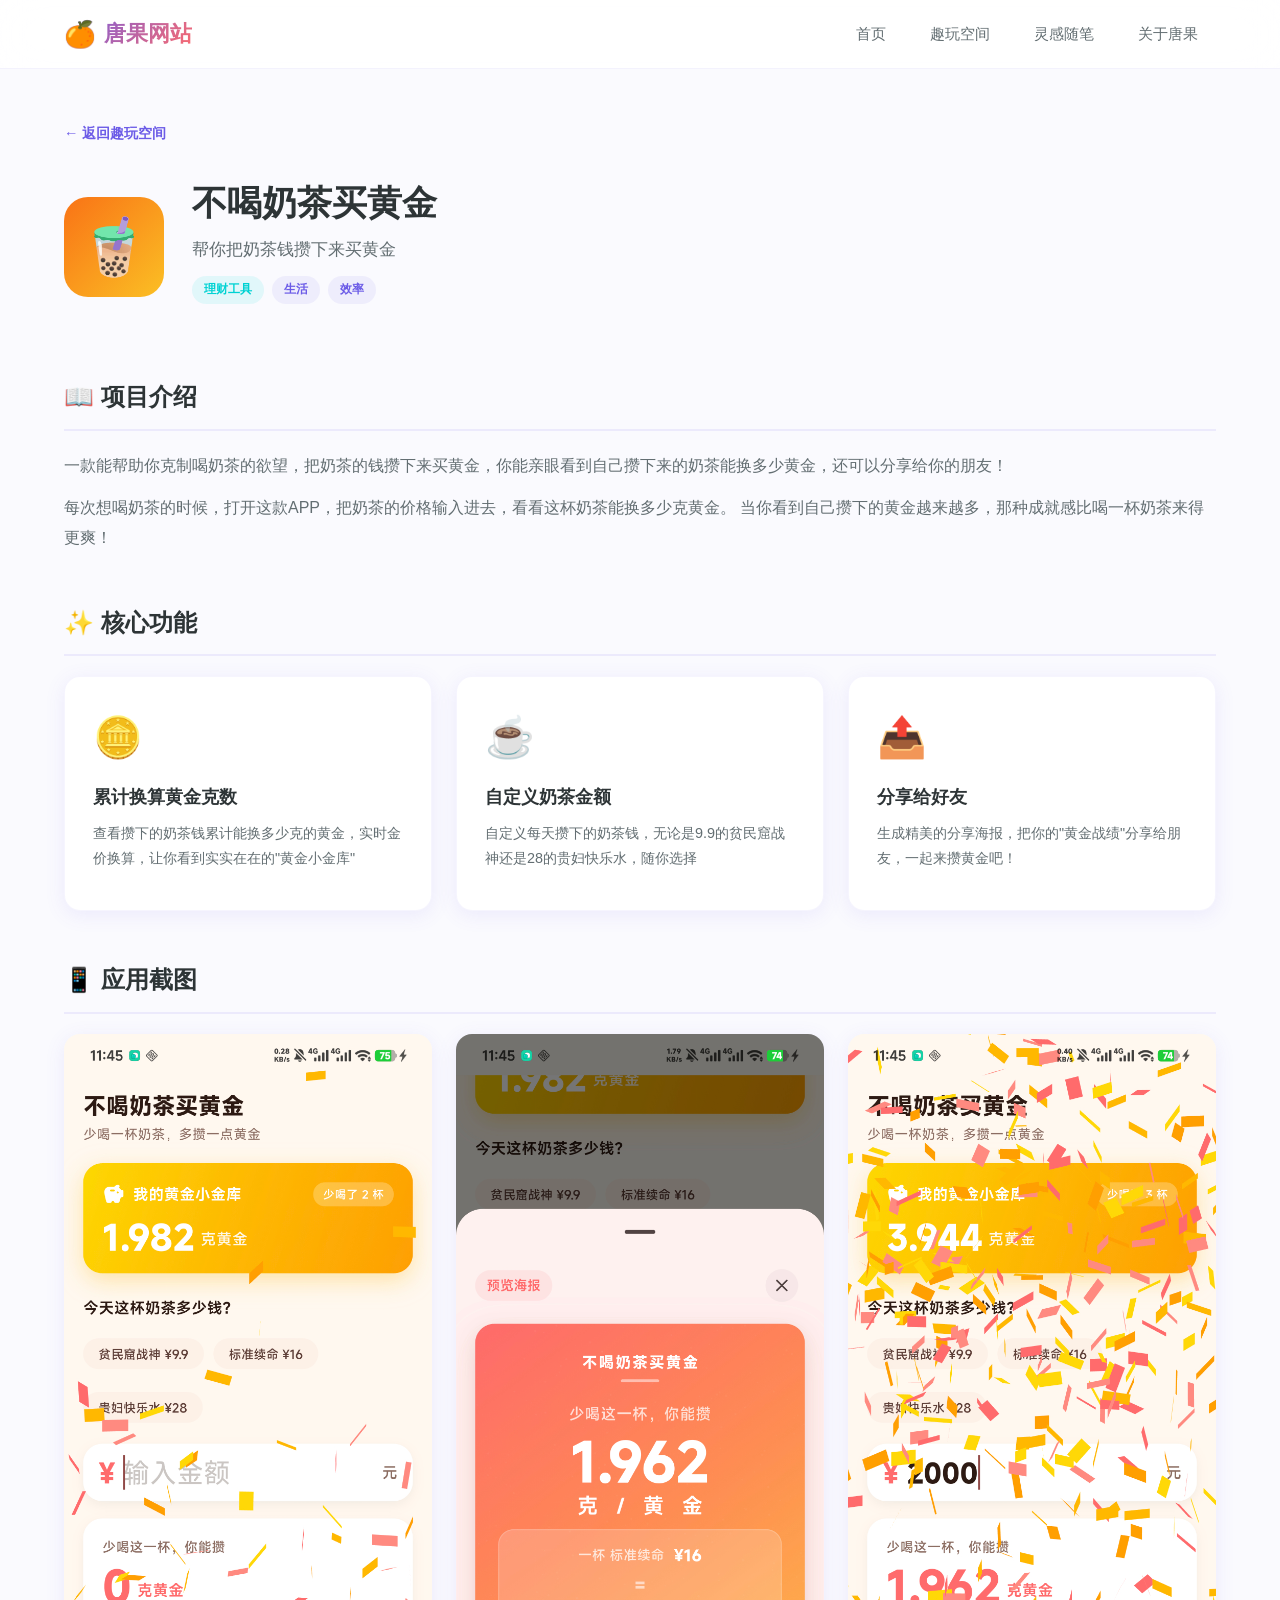
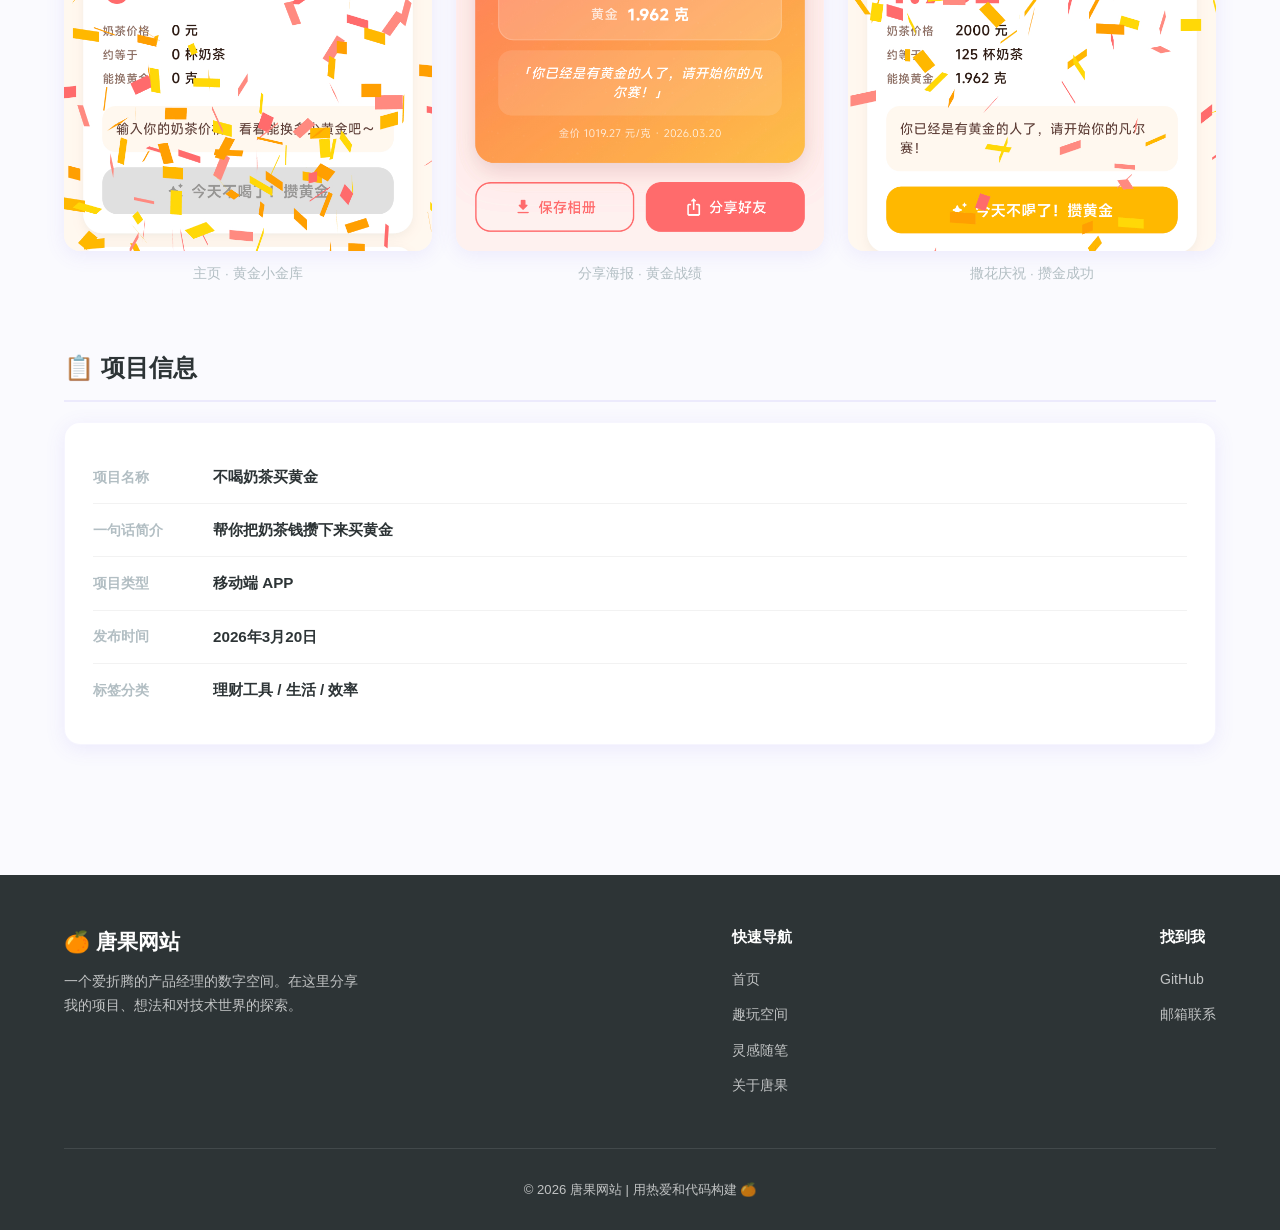
<file: project-naicha.html>
<!DOCTYPE html>
<html lang="zh-CN">
<head>
  <meta charset="UTF-8">
  <meta name="viewport" content="width=device-width, initial-scale=1.0">
  <title>不喝奶茶买黄金 - 唐果网站</title>
  <meta name="description" content="帮你把奶茶钱攒下来买黄金，看看你的奶茶钱能换多少克黄金！">
  <style>
/* ========== 基础重置 & 变量 ========== */
:root {
  --primary: #6C5CE7;
  --primary-light: #A29BFE;
  --secondary: #FF6B6B;
  --accent: #FECA57;
  --accent-green: #00D2D3;
  --bg: #FAFAFE;
  --bg-card: #FFFFFF;
  --text: #2D3436;
  --text-light: #636E72;
  --text-lighter: #B2BEC3;
  --shadow: 0 4px 20px rgba(108, 92, 231, 0.1);
  --shadow-hover: 0 8px 30px rgba(108, 92, 231, 0.2);
  --radius: 16px;
  --radius-sm: 10px;
  --transition: all 0.3s cubic-bezier(0.4, 0, 0.2, 1);
}

* {
  margin: 0;
  padding: 0;
  box-sizing: border-box;
}

html {
  scroll-behavior: smooth;
}

body {
  font-family: -apple-system, BlinkMacSystemFont, "Segoe UI", "PingFang SC", "Hiragino Sans GB", "Microsoft YaHei", sans-serif;
  background: var(--bg);
  color: var(--text);
  line-height: 1.6;
  overflow-x: hidden;
}

a {
  text-decoration: none;
  color: inherit;
}

img {
  max-width: 100%;
  display: block;
}

.container {
  max-width: 1200px;
  margin: 0 auto;
  padding: 0 24px;
}

/* ========== 导航栏 ========== */
.navbar {
  position: fixed;
  top: 0;
  left: 0;
  right: 0;
  z-index: 1000;
  background: rgba(255, 255, 255, 0.85);
  backdrop-filter: blur(20px);
  -webkit-backdrop-filter: blur(20px);
  border-bottom: 1px solid rgba(108, 92, 231, 0.08);
  transition: var(--transition);
}

.navbar.scrolled {
  box-shadow: 0 2px 20px rgba(0, 0, 0, 0.06);
}

.nav-content {
  max-width: 1200px;
  margin: 0 auto;
  padding: 0 24px;
  display: flex;
  align-items: center;
  justify-content: space-between;
  height: 68px;
}

.nav-logo {
  font-size: 1.4rem;
  font-weight: 800;
  background: linear-gradient(135deg, var(--primary), var(--secondary));
  -webkit-background-clip: text;
  -webkit-text-fill-color: transparent;
  background-clip: text;
  display: flex;
  align-items: center;
  gap: 8px;
}

.nav-logo .logo-emoji {
  font-size: 1.6rem;
  -webkit-text-fill-color: initial;
}

.nav-links {
  display: flex;
  align-items: center;
  gap: 8px;
  list-style: none;
}

.nav-links a {
  padding: 8px 18px;
  border-radius: 50px;
  font-size: 0.92rem;
  font-weight: 500;
  color: var(--text-light);
  transition: var(--transition);
  position: relative;
}

.nav-links a:hover {
  color: var(--primary);
  background: rgba(108, 92, 231, 0.08);
}

.nav-links a.active {
  color: #fff;
  background: linear-gradient(135deg, var(--primary), var(--primary-light));
  box-shadow: 0 4px 15px rgba(108, 92, 231, 0.3);
}

/* 移动端菜单按钮 */
.menu-toggle {
  display: none;
  flex-direction: column;
  gap: 5px;
  cursor: pointer;
  padding: 8px;
  border: none;
  background: none;
}

.menu-toggle span {
  width: 24px;
  height: 2.5px;
  background: var(--text);
  border-radius: 2px;
  transition: var(--transition);
}

/* ========== Hero 区域 ========== */
.hero {
  padding: 120px 0 80px;
  position: relative;
  overflow: hidden;
}

.hero::before {
  content: '';
  position: absolute;
  top: -50%;
  right: -20%;
  width: 600px;
  height: 600px;
  background: radial-gradient(circle, rgba(108, 92, 231, 0.08) 0%, transparent 70%);
  border-radius: 50%;
  pointer-events: none;
}

.hero::after {
  content: '';
  position: absolute;
  bottom: -30%;
  left: -10%;
  width: 400px;
  height: 400px;
  background: radial-gradient(circle, rgba(255, 107, 107, 0.06) 0%, transparent 70%);
  border-radius: 50%;
  pointer-events: none;
}

.hero-content {
  display: flex;
  align-items: center;
  gap: 60px;
  position: relative;
  z-index: 1;
}

.hero-text {
  flex: 1;
}

.hero-greeting {
  display: inline-flex;
  align-items: center;
  gap: 8px;
  padding: 8px 20px;
  background: linear-gradient(135deg, rgba(108, 92, 231, 0.1), rgba(162, 155, 254, 0.1));
  border-radius: 50px;
  font-size: 0.9rem;
  color: var(--primary);
  font-weight: 600;
  margin-bottom: 24px;
  animation: fadeInUp 0.6s ease;
}

.hero-title {
  font-size: 3rem;
  font-weight: 800;
  line-height: 1.2;
  margin-bottom: 20px;
  animation: fadeInUp 0.6s ease 0.1s both;
}

.hero-title .highlight {
  background: linear-gradient(135deg, var(--primary), var(--secondary));
  -webkit-background-clip: text;
  -webkit-text-fill-color: transparent;
  background-clip: text;
}

.hero-desc {
  font-size: 1.1rem;
  color: var(--text-light);
  line-height: 1.8;
  margin-bottom: 32px;
  max-width: 520px;
  animation: fadeInUp 0.6s ease 0.2s both;
}

.hero-buttons {
  display: flex;
  gap: 16px;
  animation: fadeInUp 0.6s ease 0.3s both;
}

.btn {
  display: inline-flex;
  align-items: center;
  gap: 8px;
  padding: 14px 32px;
  border-radius: 50px;
  font-size: 0.95rem;
  font-weight: 600;
  border: none;
  cursor: pointer;
  transition: var(--transition);
}

.btn-primary {
  background: linear-gradient(135deg, var(--primary), var(--primary-light));
  color: #fff;
  box-shadow: 0 4px 20px rgba(108, 92, 231, 0.3);
}

.btn-primary:hover {
  transform: translateY(-2px);
  box-shadow: 0 6px 25px rgba(108, 92, 231, 0.4);
}

.btn-outline {
  background: transparent;
  color: var(--primary);
  border: 2px solid rgba(108, 92, 231, 0.3);
}

.btn-outline:hover {
  background: rgba(108, 92, 231, 0.06);
  border-color: var(--primary);
  transform: translateY(-2px);
}

.hero-avatar {
  flex-shrink: 0;
  animation: fadeInUp 0.6s ease 0.2s both;
}

.avatar-wrapper {
  width: 300px;
  height: 300px;
  border-radius: 30px;
  background: linear-gradient(135deg, var(--primary), var(--secondary), var(--accent));
  padding: 4px;
  transform: rotate(3deg);
  transition: var(--transition);
  position: relative;
}

.avatar-wrapper:hover {
  transform: rotate(0deg) scale(1.02);
}

.avatar-wrapper .avatar-inner {
  width: 100%;
  height: 100%;
  border-radius: 28px;
  background: var(--bg-card);
  display: flex;
  align-items: center;
  justify-content: center;
  font-size: 8rem;
  overflow: hidden;
}

.avatar-wrapper .avatar-inner img {
  width: 100%;
  height: 100%;
  object-fit: cover;
}

/* 浮动装饰 */
.floating-shapes {
  position: absolute;
  top: 0;
  left: 0;
  right: 0;
  bottom: 0;
  pointer-events: none;
  overflow: hidden;
}

.shape {
  position: absolute;
  border-radius: 50%;
  animation: float 6s ease-in-out infinite;
}

.shape-1 {
  width: 60px;
  height: 60px;
  background: rgba(254, 202, 87, 0.2);
  top: 20%;
  right: 10%;
  animation-delay: 0s;
}

.shape-2 {
  width: 40px;
  height: 40px;
  background: rgba(0, 210, 211, 0.15);
  top: 60%;
  right: 25%;
  animation-delay: 2s;
}

.shape-3 {
  width: 50px;
  height: 50px;
  background: rgba(255, 107, 107, 0.12);
  top: 30%;
  left: 5%;
  animation-delay: 4s;
}

/* ========== 板块标题 ========== */
.section-header {
  text-align: center;
  margin-bottom: 50px;
}

.section-tag {
  display: inline-flex;
  align-items: center;
  gap: 6px;
  padding: 6px 16px;
  background: linear-gradient(135deg, rgba(108, 92, 231, 0.08), rgba(162, 155, 254, 0.08));
  border-radius: 50px;
  font-size: 0.85rem;
  color: var(--primary);
  font-weight: 600;
  margin-bottom: 16px;
}

.section-title {
  font-size: 2.2rem;
  font-weight: 800;
  margin-bottom: 12px;
}

.section-subtitle {
  font-size: 1rem;
  color: var(--text-light);
  max-width: 500px;
  margin: 0 auto;
}

/* ========== 项目卡片 ========== */
.projects-section {
  padding: 80px 0;
}

.projects-grid {
  display: grid;
  grid-template-columns: repeat(auto-fill, minmax(350px, 1fr));
  gap: 28px;
}

.project-card {
  background: var(--bg-card);
  border-radius: var(--radius);
  overflow: hidden;
  box-shadow: var(--shadow);
  transition: var(--transition);
  border: 1px solid rgba(108, 92, 231, 0.06);
}

.project-card:hover {
  transform: translateY(-6px);
  box-shadow: var(--shadow-hover);
}

.project-cover {
  height: 200px;
  background: linear-gradient(135deg, var(--primary), var(--primary-light));
  position: relative;
  overflow: hidden;
  display: flex;
  align-items: center;
  justify-content: center;
}

.project-cover .cover-emoji {
  font-size: 4rem;
  position: relative;
  z-index: 1;
}

.project-cover::after {
  content: '';
  position: absolute;
  top: -50%;
  right: -50%;
  width: 200%;
  height: 200%;
  background: radial-gradient(circle, rgba(255, 255, 255, 0.1) 0%, transparent 60%);
}

.project-cover.cover-orange {
  background: linear-gradient(135deg, #F97316, #FBBF24);
}

.project-cover.cover-green {
  background: linear-gradient(135deg, #10B981, #34D399);
}

.project-cover.cover-pink {
  background: linear-gradient(135deg, #EC4899, #F472B6);
}

.project-cover.cover-blue {
  background: linear-gradient(135deg, #3B82F6, #60A5FA);
}

.project-cover.cover-teal {
  background: linear-gradient(135deg, #14B8A6, #5EEAD4);
}

.project-body {
  padding: 24px;
}

.project-tags {
  display: flex;
  flex-wrap: wrap;
  gap: 8px;
  margin-bottom: 14px;
}

.project-tag {
  padding: 4px 12px;
  border-radius: 50px;
  font-size: 0.78rem;
  font-weight: 600;
  background: rgba(108, 92, 231, 0.08);
  color: var(--primary);
}

.project-tag.tag-ai {
  background: rgba(255, 107, 107, 0.1);
  color: var(--secondary);
}

.project-tag.tag-tool {
  background: rgba(0, 210, 211, 0.1);
  color: var(--accent-green);
}

.project-card h3 {
  font-size: 1.2rem;
  font-weight: 700;
  margin-bottom: 10px;
}

.project-card p {
  font-size: 0.92rem;
  color: var(--text-light);
  line-height: 1.7;
  margin-bottom: 18px;
}

.project-features {
  display: flex;
  flex-wrap: wrap;
  gap: 8px;
  margin-bottom: 18px;
}

.feature-item {
  display: flex;
  align-items: center;
  gap: 4px;
  font-size: 0.82rem;
  color: var(--text-light);
  padding: 4px 10px;
  background: var(--bg);
  border-radius: 6px;
}

.project-footer {
  display: flex;
  align-items: center;
  justify-content: space-between;
  padding-top: 16px;
  border-top: 1px solid rgba(0, 0, 0, 0.05);
}

.project-link {
  display: inline-flex;
  align-items: center;
  gap: 6px;
  font-size: 0.88rem;
  font-weight: 600;
  color: var(--primary);
  transition: var(--transition);
}

.project-link:hover {
  gap: 10px;
}

.project-date {
  font-size: 0.82rem;
  color: var(--text-lighter);
}

/* ========== 更多按钮 ========== */
.section-more {
  text-align: center;
  margin-top: 40px;
}

/* ========== 文章板块 ========== */
.blog-section {
  padding: 80px 0;
  background: linear-gradient(180deg, rgba(108, 92, 231, 0.02) 0%, var(--bg) 100%);
}

.blog-grid {
  display: grid;
  grid-template-columns: repeat(auto-fill, minmax(350px, 1fr));
  gap: 28px;
}

.blog-card {
  background: var(--bg-card);
  border-radius: var(--radius);
  padding: 28px;
  box-shadow: var(--shadow);
  transition: var(--transition);
  border: 1px solid rgba(108, 92, 231, 0.06);
  display: flex;
  flex-direction: column;
}

.blog-card:hover {
  transform: translateY(-4px);
  box-shadow: var(--shadow-hover);
}

.blog-meta {
  display: flex;
  align-items: center;
  gap: 12px;
  margin-bottom: 16px;
}

.blog-category {
  padding: 4px 12px;
  border-radius: 50px;
  font-size: 0.78rem;
  font-weight: 600;
  background: rgba(254, 202, 87, 0.15);
  color: #D97706;
}

.blog-date {
  font-size: 0.82rem;
  color: var(--text-lighter);
}

.blog-card h3 {
  font-size: 1.15rem;
  font-weight: 700;
  margin-bottom: 10px;
  line-height: 1.5;
}

.blog-card p {
  font-size: 0.9rem;
  color: var(--text-light);
  line-height: 1.8;
  flex: 1;
  margin-bottom: 16px;
}

.blog-read-more {
  display: inline-flex;
  align-items: center;
  gap: 6px;
  font-size: 0.88rem;
  font-weight: 600;
  color: var(--primary);
  transition: var(--transition);
}

.blog-read-more:hover {
  gap: 10px;
}

/* ========== 统计数字 ========== */
.stats-bar {
  padding: 60px 0;
}

.stats-grid {
  display: grid;
  grid-template-columns: repeat(4, 1fr);
  gap: 24px;
}

.stat-item {
  text-align: center;
  padding: 28px 20px;
  background: var(--bg-card);
  border-radius: var(--radius);
  box-shadow: var(--shadow);
  transition: var(--transition);
  border: 1px solid rgba(108, 92, 231, 0.06);
}

.stat-item:hover {
  transform: translateY(-4px);
  box-shadow: var(--shadow-hover);
}

.stat-emoji {
  font-size: 2rem;
  margin-bottom: 10px;
}

.stat-number {
  font-size: 2rem;
  font-weight: 800;
  background: linear-gradient(135deg, var(--primary), var(--secondary));
  -webkit-background-clip: text;
  -webkit-text-fill-color: transparent;
  background-clip: text;
}

.stat-label {
  font-size: 0.88rem;
  color: var(--text-light);
  margin-top: 4px;
}

/* ========== 页脚 ========== */
.footer {
  padding: 50px 0 30px;
  background: var(--text);
  color: rgba(255, 255, 255, 0.7);
}

.footer-content {
  display: flex;
  justify-content: space-between;
  align-items: flex-start;
  gap: 40px;
  margin-bottom: 40px;
}

.footer-brand .footer-logo {
  font-size: 1.3rem;
  font-weight: 800;
  color: #fff;
  margin-bottom: 12px;
  display: flex;
  align-items: center;
  gap: 8px;
}

.footer-brand p {
  font-size: 0.88rem;
  line-height: 1.7;
  max-width: 300px;
}

.footer-nav h4 {
  color: #fff;
  font-size: 0.95rem;
  margin-bottom: 16px;
}

.footer-nav ul {
  list-style: none;
}

.footer-nav ul li {
  margin-bottom: 10px;
}

.footer-nav ul a {
  font-size: 0.88rem;
  transition: var(--transition);
}

.footer-nav ul a:hover {
  color: var(--primary-light);
}

.footer-bottom {
  text-align: center;
  padding-top: 30px;
  border-top: 1px solid rgba(255, 255, 255, 0.1);
  font-size: 0.82rem;
}

/* ========== 关于页面 ========== */
.about-hero {
  padding: 120px 0 60px;
  text-align: center;
}

.about-content {
  padding: 0 0 80px;
}

.about-grid {
  display: grid;
  grid-template-columns: 1fr 1fr;
  gap: 60px;
  align-items: start;
}

.about-info h2 {
  font-size: 1.8rem;
  font-weight: 800;
  margin-bottom: 20px;
}

.about-info p {
  font-size: 1rem;
  color: var(--text-light);
  line-height: 1.9;
  margin-bottom: 16px;
}

.contact-card {
  background: var(--bg-card);
  border-radius: var(--radius);
  padding: 36px;
  box-shadow: var(--shadow);
  border: 1px solid rgba(108, 92, 231, 0.06);
}

.contact-card h3 {
  font-size: 1.3rem;
  font-weight: 700;
  margin-bottom: 24px;
}

.contact-item {
  display: flex;
  align-items: center;
  gap: 14px;
  padding: 14px 0;
  border-bottom: 1px solid rgba(0, 0, 0, 0.05);
}

.contact-item:last-child {
  border-bottom: none;
}

.contact-icon {
  width: 44px;
  height: 44px;
  border-radius: 12px;
  display: flex;
  align-items: center;
  justify-content: center;
  font-size: 1.2rem;
  flex-shrink: 0;
}

.contact-icon.icon-email {
  background: rgba(108, 92, 231, 0.1);
}

.contact-icon.icon-wechat {
  background: rgba(16, 185, 129, 0.1);
}

.contact-icon.icon-github {
  background: rgba(45, 52, 54, 0.1);
}

.contact-detail .label {
  font-size: 0.82rem;
  color: var(--text-lighter);
}

.contact-detail .value {
  font-size: 0.95rem;
  font-weight: 600;
  color: var(--text);
}

/* ========== 技能标签 ========== */
.skill-tags {
  display: flex;
  flex-wrap: wrap;
  gap: 10px;
  margin-top: 24px;
}

.skill-tag {
  padding: 8px 18px;
  border-radius: 50px;
  font-size: 0.85rem;
  font-weight: 600;
  background: rgba(108, 92, 231, 0.08);
  color: var(--primary);
  transition: var(--transition);
}

.skill-tag:hover {
  background: rgba(108, 92, 231, 0.15);
  transform: translateY(-2px);
}

/* ========== 文章列表页 ========== */
.page-header {
  padding: 120px 0 50px;
  text-align: center;
  position: relative;
}

.blog-list {
  padding: 0 0 80px;
}

.blog-list-item {
  background: var(--bg-card);
  border-radius: var(--radius);
  padding: 28px 32px;
  margin-bottom: 20px;
  box-shadow: var(--shadow);
  border: 1px solid rgba(108, 92, 231, 0.06);
  display: flex;
  align-items: center;
  gap: 24px;
  transition: var(--transition);
  cursor: pointer;
}

.blog-list-item:hover {
  transform: translateX(8px);
  box-shadow: var(--shadow-hover);
  border-left: 3px solid var(--primary);
}

.blog-list-emoji {
  font-size: 2.2rem;
  flex-shrink: 0;
}

.blog-list-content {
  flex: 1;
}

.blog-list-content h3 {
  font-size: 1.1rem;
  font-weight: 700;
  margin-bottom: 6px;
}

.blog-list-content p {
  font-size: 0.88rem;
  color: var(--text-light);
  line-height: 1.6;
}

.blog-list-meta {
  display: flex;
  align-items: center;
  gap: 12px;
  margin-top: 8px;
}

.blog-list-meta span {
  font-size: 0.8rem;
  color: var(--text-lighter);
}

/* ========== 项目详情样式 ========== */
.project-screenshots {
  display: grid;
  grid-template-columns: repeat(auto-fill, minmax(250px, 1fr));
  gap: 16px;
  margin: 20px 0;
}

.screenshot-placeholder {
  height: 180px;
  border-radius: var(--radius-sm);
  display: flex;
  align-items: center;
  justify-content: center;
  font-size: 0.9rem;
  color: var(--text-lighter);
  border: 2px dashed rgba(108, 92, 231, 0.15);
  background: rgba(108, 92, 231, 0.02);
}

/* ========== 动画 ========== */
@keyframes fadeInUp {
  from {
    opacity: 0;
    transform: translateY(24px);
  }
  to {
    opacity: 1;
    transform: translateY(0);
  }
}

@keyframes float {
  0%, 100% {
    transform: translateY(0px) rotate(0deg);
  }
  50% {
    transform: translateY(-20px) rotate(5deg);
  }
}

.fade-in {
  opacity: 0;
  transform: translateY(24px);
  transition: opacity 0.6s ease, transform 0.6s ease;
}

.fade-in.visible {
  opacity: 1;
  transform: translateY(0);
}

/* ========== 响应式 ========== */
@media (max-width: 768px) {
  .nav-links {
    position: fixed;
    top: 68px;
    left: 0;
    right: 0;
    background: rgba(255, 255, 255, 0.98);
    backdrop-filter: blur(20px);
    flex-direction: column;
    padding: 20px;
    gap: 4px;
    transform: translateY(-120%);
    transition: var(--transition);
    box-shadow: 0 10px 30px rgba(0, 0, 0, 0.1);
  }

  .nav-links.open {
    transform: translateY(0);
  }

  .nav-links a {
    width: 100%;
    text-align: center;
    padding: 12px;
  }

  .menu-toggle {
    display: flex;
  }

  .hero-content {
    flex-direction: column-reverse;
    text-align: center;
    gap: 40px;
  }

  .hero-title {
    font-size: 2rem;
  }

  .hero-desc {
    margin: 0 auto 32px;
  }

  .hero-buttons {
    justify-content: center;
  }

  .avatar-wrapper {
    width: 200px;
    height: 200px;
  }

  .avatar-wrapper .avatar-inner {
    font-size: 5rem;
  }

  .projects-grid,
  .blog-grid {
    grid-template-columns: 1fr;
  }

  .stats-grid {
    grid-template-columns: repeat(2, 1fr);
  }

  .about-grid {
    grid-template-columns: 1fr;
  }

  .footer-content {
    flex-direction: column;
  }

  .blog-list-item {
    flex-direction: column;
    text-align: center;
  }

  .section-title {
    font-size: 1.7rem;
  }
}

@media (max-width: 480px) {
  .hero {
    padding: 100px 0 60px;
  }

  .hero-title {
    font-size: 1.7rem;
  }

  .hero-buttons {
    flex-direction: column;
    align-items: center;
  }

  .btn {
    width: 100%;
    justify-content: center;
  }

  .stats-grid {
    grid-template-columns: 1fr 1fr;
    gap: 16px;
  }
}

/* ========== 项目详情页 ========== */
.project-detail-hero {
  padding: 120px 0 40px;
}

.back-link {
  display: inline-flex;
  align-items: center;
  gap: 6px;
  font-size: 0.9rem;
  font-weight: 600;
  color: var(--primary);
  margin-bottom: 30px;
  transition: var(--transition);
}

.back-link:hover {
  gap: 10px;
}

.project-detail-header {
  display: flex;
  align-items: center;
  gap: 28px;
}

.project-detail-icon {
  width: 100px;
  height: 100px;
  border-radius: 24px;
  background: linear-gradient(135deg, #F97316, #FBBF24);
  display: flex;
  align-items: center;
  justify-content: center;
  font-size: 3.5rem;
  flex-shrink: 0;
}

.project-detail-header h1 {
  font-size: 2.2rem;
  font-weight: 800;
}

.project-detail-slogan {
  font-size: 1.05rem;
  color: var(--text-light);
  margin-top: 6px;
}

.project-detail-content {
  padding: 20px 0 80px;
}

.detail-section {
  margin-bottom: 50px;
}

.detail-section h2 {
  font-size: 1.5rem;
  font-weight: 800;
  margin-bottom: 20px;
  padding-bottom: 12px;
  border-bottom: 2px solid rgba(108, 92, 231, 0.1);
}

.detail-section p {
  font-size: 1rem;
  color: var(--text-light);
  line-height: 1.9;
  margin-bottom: 12px;
}

.feature-cards {
  display: grid;
  grid-template-columns: repeat(auto-fill, minmax(280px, 1fr));
  gap: 24px;
}

.feature-card-detail {
  background: var(--bg-card);
  border-radius: var(--radius);
  padding: 28px;
  box-shadow: var(--shadow);
  border: 1px solid rgba(108, 92, 231, 0.06);
  transition: var(--transition);
}

.feature-card-detail:hover {
  transform: translateY(-4px);
  box-shadow: var(--shadow-hover);
}

.feature-card-icon {
  font-size: 2.5rem;
  margin-bottom: 14px;
}

.feature-card-detail h3 {
  font-size: 1.1rem;
  font-weight: 700;
  margin-bottom: 10px;
}

.feature-card-detail p {
  font-size: 0.9rem;
  color: var(--text-light);
  line-height: 1.7;
}

.detail-screenshots {
  display: grid;
  grid-template-columns: repeat(3, 1fr);
  gap: 24px;
}

.detail-screenshot-item {
  text-align: center;
}

.detail-screenshot-item img {
  border-radius: var(--radius);
  box-shadow: var(--shadow);
  margin-bottom: 10px;
}

.detail-screenshot-item p {
  font-size: 0.85rem;
  color: var(--text-lighter);
}

.project-info-table {
  background: var(--bg-card);
  border-radius: var(--radius);
  padding: 28px;
  box-shadow: var(--shadow);
  border: 1px solid rgba(108, 92, 231, 0.06);
}

.info-row {
  display: flex;
  align-items: center;
  padding: 14px 0;
  border-bottom: 1px solid rgba(0, 0, 0, 0.05);
}

.info-row:last-child {
  border-bottom: none;
}

.info-label {
  width: 120px;
  font-size: 0.88rem;
  font-weight: 600;
  color: var(--text-lighter);
  flex-shrink: 0;
}

.info-value {
  font-size: 0.95rem;
  font-weight: 600;
  color: var(--text);
}

/* ========== 文章详情页 ========== */
.article-hero {
  padding: 120px 0 40px;
}

.article-header {
  max-width: 800px;
}

.article-title {
  font-size: 2rem;
  font-weight: 800;
  line-height: 1.4;
  margin: 20px 0 14px;
}

.article-subtitle {
  font-size: 1.05rem;
  color: var(--text-light);
  line-height: 1.7;
}

.article-content {
  padding: 20px 0 80px;
}

.article-body {
  max-width: 800px;
  font-size: 1rem;
  line-height: 2;
  color: var(--text);
}

.article-body h2 {
  font-size: 1.5rem;
  font-weight: 800;
  margin: 48px 0 20px;
  padding-bottom: 10px;
  border-bottom: 2px solid rgba(108, 92, 231, 0.1);
  color: var(--text);
}

.article-body h3 {
  font-size: 1.15rem;
  font-weight: 700;
  margin: 28px 0 12px;
  color: var(--primary);
}

.article-body p {
  margin-bottom: 16px;
  color: var(--text-light);
}

.article-advice {
  margin: 24px 0;
}

.advice-item {
  background: var(--bg-card);
  border-radius: var(--radius);
  padding: 24px 28px;
  margin-bottom: 16px;
  box-shadow: var(--shadow);
  border-left: 4px solid var(--primary);
}

.advice-item h4 {
  font-size: 1.05rem;
  font-weight: 700;
  color: var(--text);
  margin-bottom: 8px;
}

.advice-item p {
  font-size: 0.95rem;
  color: var(--text-light);
  line-height: 1.8;
  margin-bottom: 0;
}

.article-ending {
  font-size: 1.1rem;
  text-align: center;
  color: var(--text);
  padding: 20px 0;
}

/* ========== 详情页响应式 ========== */
@media (max-width: 768px) {
  .project-detail-header {
    flex-direction: column;
    text-align: center;
  }

  .project-detail-header h1 {
    font-size: 1.6rem;
  }

  .detail-screenshots {
    grid-template-columns: 1fr;
  }

  .feature-cards {
    grid-template-columns: 1fr;
  }

  .article-title {
    font-size: 1.5rem;
  }

  .info-row {
    flex-direction: column;
    align-items: flex-start;
    gap: 4px;
  }
}

</style>
</head>
<body>

  <!-- 导航栏 -->
  <nav class="navbar">
    <div class="nav-content">
      <a href="index.html" class="nav-logo">
        <span class="logo-emoji">🍊</span> 唐果网站
      </a>
      <ul class="nav-links">
        <li><a href="index.html">首页</a></li>
        <li><a href="projects.html" class="active">趣玩空间</a></li>
        <li><a href="blog.html">灵感随笔</a></li>
        <li><a href="about.html">关于唐果</a></li>
      </ul>
      <button class="menu-toggle" aria-label="菜单">
        <span></span>
        <span></span>
        <span></span>
      </button>
    </div>
  </nav>

  <!-- 项目详情头部 -->
  <section class="project-detail-hero">
    <div class="container">
      <a href="projects.html" class="back-link">← 返回趣玩空间</a>
      <div class="project-detail-header">
        <div class="project-detail-icon">🧋</div>
        <div>
          <h1>不喝奶茶买黄金</h1>
          <p class="project-detail-slogan">帮你把奶茶钱攒下来买黄金</p>
          <div class="project-tags" style="margin-top: 12px;">
            <span class="project-tag tag-tool">理财工具</span>
            <span class="project-tag">生活</span>
            <span class="project-tag">效率</span>
          </div>
        </div>
      </div>
    </div>
  </section>

  <!-- 项目详情内容 -->
  <section class="project-detail-content">
    <div class="container">
      <div class="detail-section fade-in">
        <h2>📖 项目介绍</h2>
        <p>
          一款能帮助你克制喝奶茶的欲望，把奶茶的钱攒下来买黄金，你能亲眼看到自己攒下来的奶茶能换多少黄金，还可以分享给你的朋友！
        </p>
        <p>
          每次想喝奶茶的时候，打开这款APP，把奶茶的价格输入进去，看看这杯奶茶能换多少克黄金。
          当你看到自己攒下的黄金越来越多，那种成就感比喝一杯奶茶来得更爽！
        </p>
      </div>

      <div class="detail-section fade-in">
        <h2>✨ 核心功能</h2>
        <div class="feature-cards">
          <div class="feature-card-detail">
            <div class="feature-card-icon">🪙</div>
            <h3>累计换算黄金克数</h3>
            <p>查看攒下的奶茶钱累计能换多少克的黄金，实时金价换算，让你看到实实在在的"黄金小金库"</p>
          </div>
          <div class="feature-card-detail">
            <div class="feature-card-icon">☕</div>
            <h3>自定义奶茶金额</h3>
            <p>自定义每天攒下的奶茶钱，无论是9.9的贫民窟战神还是28的贵妇快乐水，随你选择</p>
          </div>
          <div class="feature-card-detail">
            <div class="feature-card-icon">📤</div>
            <h3>分享给好友</h3>
            <p>生成精美的分享海报，把你的"黄金战绩"分享给朋友，一起来攒黄金吧！</p>
          </div>
        </div>
      </div>

      <div class="detail-section fade-in">
        <h2>📱 应用截图</h2>
        <div class="detail-screenshots">
          <div class="detail-screenshot-item">
            <img src="images/naicha-1.png" alt="不喝奶茶买黄金-主页">
            <p>主页 · 黄金小金库</p>
          </div>
          <div class="detail-screenshot-item">
            <img src="images/naicha-2.png" alt="不喝奶茶买黄金-分享海报">
            <p>分享海报 · 黄金战绩</p>
          </div>
          <div class="detail-screenshot-item">
            <img src="images/naicha-3.png" alt="不喝奶茶买黄金-撒花庆祝">
            <p>撒花庆祝 · 攒金成功</p>
          </div>
        </div>
      </div>

      <div class="detail-section fade-in">
        <h2>📋 项目信息</h2>
        <div class="project-info-table">
          <div class="info-row">
            <span class="info-label">项目名称</span>
            <span class="info-value">不喝奶茶买黄金</span>
          </div>
          <div class="info-row">
            <span class="info-label">一句话简介</span>
            <span class="info-value">帮你把奶茶钱攒下来买黄金</span>
          </div>
          <div class="info-row">
            <span class="info-label">项目类型</span>
            <span class="info-value">移动端 APP</span>
          </div>
          <div class="info-row">
            <span class="info-label">发布时间</span>
            <span class="info-value">2026年3月20日</span>
          </div>
          <div class="info-row">
            <span class="info-label">标签分类</span>
            <span class="info-value">理财工具 / 生活 / 效率</span>
          </div>
        </div>
      </div>
    </div>
  </section>

  <!-- 页脚 -->
  <footer class="footer">
    <div class="container">
      <div class="footer-content">
        <div class="footer-brand">
          <div class="footer-logo">🍊 唐果网站</div>
          <p>一个爱折腾的产品经理的数字空间。在这里分享我的项目、想法和对技术世界的探索。</p>
        </div>
        <div class="footer-nav">
          <h4>快速导航</h4>
          <ul>
            <li><a href="index.html">首页</a></li>
            <li><a href="projects.html">趣玩空间</a></li>
            <li><a href="blog.html">灵感随笔</a></li>
            <li><a href="about.html">关于唐果</a></li>
          </ul>
        </div>
        <div class="footer-nav">
          <h4>找到我</h4>
          <ul>
            <li><a href="#">GitHub</a></li>
            <li><a href="mailto:500536561@qq.com">邮箱联系</a></li>
          </ul>
        </div>
      </div>
      <div class="footer-bottom">
        <p>© 2026 唐果网站 | 用热爱和代码构建 🍊</p>
      </div>
    </div>
  </footer>

  <script>
// ========== 导航栏滚动效果 ==========
const navbar = document.querySelector('.navbar');
window.addEventListener('scroll', () => {
  if (window.scrollY > 20) {
    navbar.classList.add('scrolled');
  } else {
    navbar.classList.remove('scrolled');
  }
});

// ========== 移动端菜单 ==========
const menuToggle = document.querySelector('.menu-toggle');
const navLinks = document.querySelector('.nav-links');

if (menuToggle) {
  menuToggle.addEventListener('click', () => {
    navLinks.classList.toggle('open');
    menuToggle.classList.toggle('active');
  });

  // 点击链接后关闭菜单
  navLinks.querySelectorAll('a').forEach(link => {
    link.addEventListener('click', () => {
      navLinks.classList.remove('open');
      menuToggle.classList.remove('active');
    });
  });
}

// ========== 滚动渐入动画 ==========
const observerOptions = {
  threshold: 0.1,
  rootMargin: '0px 0px -50px 0px'
};

const observer = new IntersectionObserver((entries) => {
  entries.forEach(entry => {
    if (entry.isIntersecting) {
      entry.target.classList.add('visible');
    }
  });
}, observerOptions);

document.querySelectorAll('.fade-in').forEach(el => {
  observer.observe(el);
});

// ========== 当前页面导航高亮 ==========
function setActiveNav() {
  const currentPage = window.location.pathname.split('/').pop() || 'index.html';
  document.querySelectorAll('.nav-links a').forEach(link => {
    const href = link.getAttribute('href');
    if (href === currentPage || (currentPage === '' && href === 'index.html')) {
      link.classList.add('active');
    } else {
      link.classList.remove('active');
    }
  });
}

setActiveNav();

// ========== 平滑滚动到锚点 ==========
document.querySelectorAll('a[href^="#"]').forEach(anchor => {
  anchor.addEventListener('click', function (e) {
    e.preventDefault();
    const target = document.querySelector(this.getAttribute('href'));
    if (target) {
      target.scrollIntoView({ behavior: 'smooth', block: 'start' });
    }
  });
});

// ========== 数字递增动画 ==========
function animateNumbers() {
  document.querySelectorAll('.stat-number').forEach(el => {
    const target = parseInt(el.getAttribute('data-count'));
    if (!target || el.dataset.animated) return;

    const duration = 1500;
    const step = target / (duration / 16);
    let current = 0;

    el.dataset.animated = 'true';
    const timer = setInterval(() => {
      current += step;
      if (current >= target) {
        current = target;
        clearInterval(timer);
      }
      el.textContent = Math.floor(current) + '+';
    }, 16);
  });
}

const statsObserver = new IntersectionObserver((entries) => {
  entries.forEach(entry => {
    if (entry.isIntersecting) {
      animateNumbers();
    }
  });
}, { threshold: 0.3 });

const statsSection = document.querySelector('.stats-bar');
if (statsSection) {
  statsObserver.observe(statsSection);
}

</script>
</body>
</html>
</file>
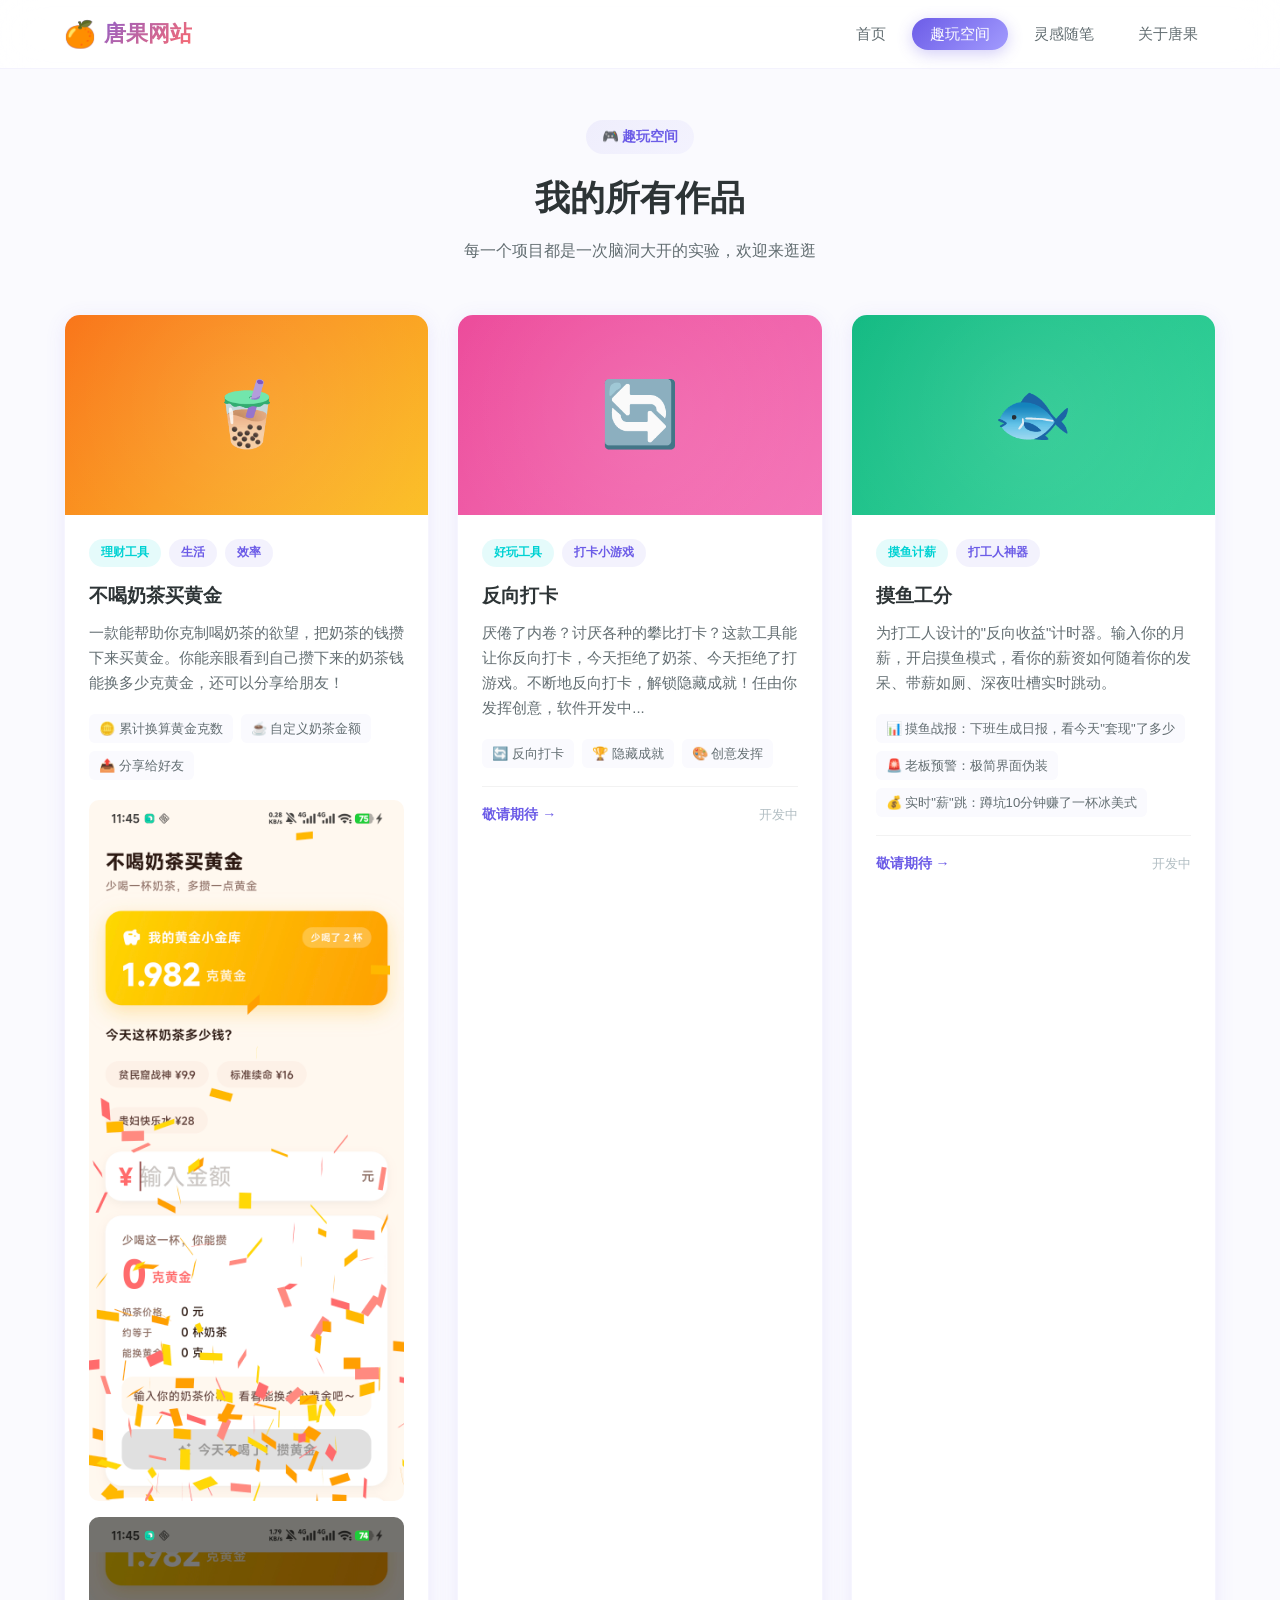
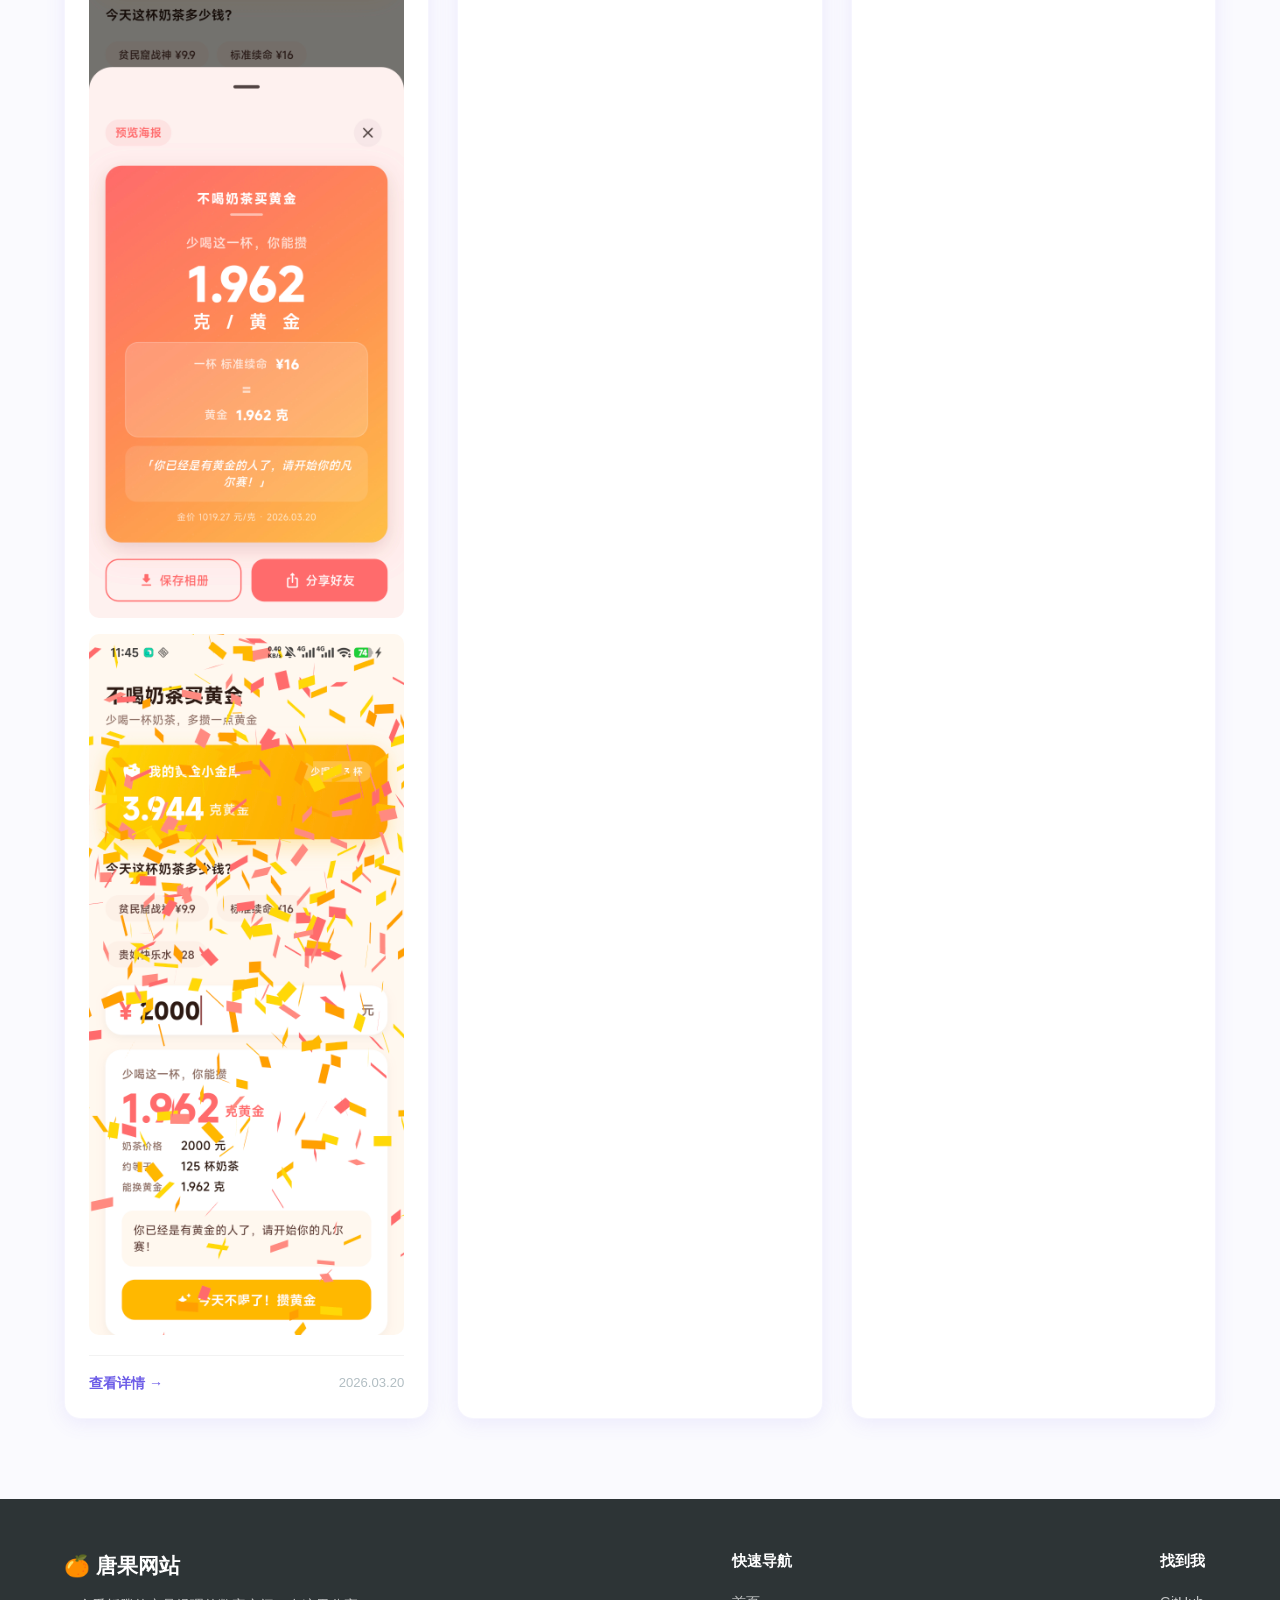
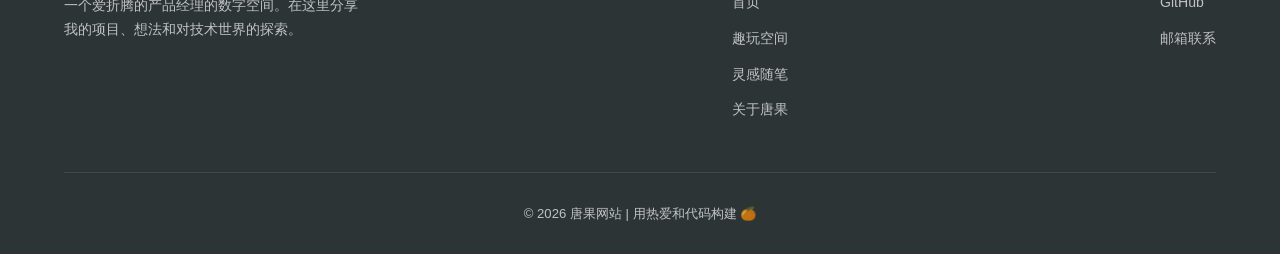
<file: projects.html>
<!DOCTYPE html>
<html lang="zh-CN">
<head>
  <meta charset="UTF-8">
  <meta name="viewport" content="width=device-width, initial-scale=1.0">
  <title>趣玩空间 - 唐果网站</title>
  <meta name="description" content="唐果的项目合集，汇聚好玩的工具APP和AI应用。">
  <style>
/* ========== 基础重置 & 变量 ========== */
:root {
  --primary: #6C5CE7;
  --primary-light: #A29BFE;
  --secondary: #FF6B6B;
  --accent: #FECA57;
  --accent-green: #00D2D3;
  --bg: #FAFAFE;
  --bg-card: #FFFFFF;
  --text: #2D3436;
  --text-light: #636E72;
  --text-lighter: #B2BEC3;
  --shadow: 0 4px 20px rgba(108, 92, 231, 0.1);
  --shadow-hover: 0 8px 30px rgba(108, 92, 231, 0.2);
  --radius: 16px;
  --radius-sm: 10px;
  --transition: all 0.3s cubic-bezier(0.4, 0, 0.2, 1);
}

* {
  margin: 0;
  padding: 0;
  box-sizing: border-box;
}

html {
  scroll-behavior: smooth;
}

body {
  font-family: -apple-system, BlinkMacSystemFont, "Segoe UI", "PingFang SC", "Hiragino Sans GB", "Microsoft YaHei", sans-serif;
  background: var(--bg);
  color: var(--text);
  line-height: 1.6;
  overflow-x: hidden;
}

a {
  text-decoration: none;
  color: inherit;
}

img {
  max-width: 100%;
  display: block;
}

.container {
  max-width: 1200px;
  margin: 0 auto;
  padding: 0 24px;
}

/* ========== 导航栏 ========== */
.navbar {
  position: fixed;
  top: 0;
  left: 0;
  right: 0;
  z-index: 1000;
  background: rgba(255, 255, 255, 0.85);
  backdrop-filter: blur(20px);
  -webkit-backdrop-filter: blur(20px);
  border-bottom: 1px solid rgba(108, 92, 231, 0.08);
  transition: var(--transition);
}

.navbar.scrolled {
  box-shadow: 0 2px 20px rgba(0, 0, 0, 0.06);
}

.nav-content {
  max-width: 1200px;
  margin: 0 auto;
  padding: 0 24px;
  display: flex;
  align-items: center;
  justify-content: space-between;
  height: 68px;
}

.nav-logo {
  font-size: 1.4rem;
  font-weight: 800;
  background: linear-gradient(135deg, var(--primary), var(--secondary));
  -webkit-background-clip: text;
  -webkit-text-fill-color: transparent;
  background-clip: text;
  display: flex;
  align-items: center;
  gap: 8px;
}

.nav-logo .logo-emoji {
  font-size: 1.6rem;
  -webkit-text-fill-color: initial;
}

.nav-links {
  display: flex;
  align-items: center;
  gap: 8px;
  list-style: none;
}

.nav-links a {
  padding: 8px 18px;
  border-radius: 50px;
  font-size: 0.92rem;
  font-weight: 500;
  color: var(--text-light);
  transition: var(--transition);
  position: relative;
}

.nav-links a:hover {
  color: var(--primary);
  background: rgba(108, 92, 231, 0.08);
}

.nav-links a.active {
  color: #fff;
  background: linear-gradient(135deg, var(--primary), var(--primary-light));
  box-shadow: 0 4px 15px rgba(108, 92, 231, 0.3);
}

/* 移动端菜单按钮 */
.menu-toggle {
  display: none;
  flex-direction: column;
  gap: 5px;
  cursor: pointer;
  padding: 8px;
  border: none;
  background: none;
}

.menu-toggle span {
  width: 24px;
  height: 2.5px;
  background: var(--text);
  border-radius: 2px;
  transition: var(--transition);
}

/* ========== Hero 区域 ========== */
.hero {
  padding: 120px 0 80px;
  position: relative;
  overflow: hidden;
}

.hero::before {
  content: '';
  position: absolute;
  top: -50%;
  right: -20%;
  width: 600px;
  height: 600px;
  background: radial-gradient(circle, rgba(108, 92, 231, 0.08) 0%, transparent 70%);
  border-radius: 50%;
  pointer-events: none;
}

.hero::after {
  content: '';
  position: absolute;
  bottom: -30%;
  left: -10%;
  width: 400px;
  height: 400px;
  background: radial-gradient(circle, rgba(255, 107, 107, 0.06) 0%, transparent 70%);
  border-radius: 50%;
  pointer-events: none;
}

.hero-content {
  display: flex;
  align-items: center;
  gap: 60px;
  position: relative;
  z-index: 1;
}

.hero-text {
  flex: 1;
}

.hero-greeting {
  display: inline-flex;
  align-items: center;
  gap: 8px;
  padding: 8px 20px;
  background: linear-gradient(135deg, rgba(108, 92, 231, 0.1), rgba(162, 155, 254, 0.1));
  border-radius: 50px;
  font-size: 0.9rem;
  color: var(--primary);
  font-weight: 600;
  margin-bottom: 24px;
  animation: fadeInUp 0.6s ease;
}

.hero-title {
  font-size: 3rem;
  font-weight: 800;
  line-height: 1.2;
  margin-bottom: 20px;
  animation: fadeInUp 0.6s ease 0.1s both;
}

.hero-title .highlight {
  background: linear-gradient(135deg, var(--primary), var(--secondary));
  -webkit-background-clip: text;
  -webkit-text-fill-color: transparent;
  background-clip: text;
}

.hero-desc {
  font-size: 1.1rem;
  color: var(--text-light);
  line-height: 1.8;
  margin-bottom: 32px;
  max-width: 520px;
  animation: fadeInUp 0.6s ease 0.2s both;
}

.hero-buttons {
  display: flex;
  gap: 16px;
  animation: fadeInUp 0.6s ease 0.3s both;
}

.btn {
  display: inline-flex;
  align-items: center;
  gap: 8px;
  padding: 14px 32px;
  border-radius: 50px;
  font-size: 0.95rem;
  font-weight: 600;
  border: none;
  cursor: pointer;
  transition: var(--transition);
}

.btn-primary {
  background: linear-gradient(135deg, var(--primary), var(--primary-light));
  color: #fff;
  box-shadow: 0 4px 20px rgba(108, 92, 231, 0.3);
}

.btn-primary:hover {
  transform: translateY(-2px);
  box-shadow: 0 6px 25px rgba(108, 92, 231, 0.4);
}

.btn-outline {
  background: transparent;
  color: var(--primary);
  border: 2px solid rgba(108, 92, 231, 0.3);
}

.btn-outline:hover {
  background: rgba(108, 92, 231, 0.06);
  border-color: var(--primary);
  transform: translateY(-2px);
}

.hero-avatar {
  flex-shrink: 0;
  animation: fadeInUp 0.6s ease 0.2s both;
}

.avatar-wrapper {
  width: 300px;
  height: 300px;
  border-radius: 30px;
  background: linear-gradient(135deg, var(--primary), var(--secondary), var(--accent));
  padding: 4px;
  transform: rotate(3deg);
  transition: var(--transition);
  position: relative;
}

.avatar-wrapper:hover {
  transform: rotate(0deg) scale(1.02);
}

.avatar-wrapper .avatar-inner {
  width: 100%;
  height: 100%;
  border-radius: 28px;
  background: var(--bg-card);
  display: flex;
  align-items: center;
  justify-content: center;
  font-size: 8rem;
  overflow: hidden;
}

.avatar-wrapper .avatar-inner img {
  width: 100%;
  height: 100%;
  object-fit: cover;
}

/* 浮动装饰 */
.floating-shapes {
  position: absolute;
  top: 0;
  left: 0;
  right: 0;
  bottom: 0;
  pointer-events: none;
  overflow: hidden;
}

.shape {
  position: absolute;
  border-radius: 50%;
  animation: float 6s ease-in-out infinite;
}

.shape-1 {
  width: 60px;
  height: 60px;
  background: rgba(254, 202, 87, 0.2);
  top: 20%;
  right: 10%;
  animation-delay: 0s;
}

.shape-2 {
  width: 40px;
  height: 40px;
  background: rgba(0, 210, 211, 0.15);
  top: 60%;
  right: 25%;
  animation-delay: 2s;
}

.shape-3 {
  width: 50px;
  height: 50px;
  background: rgba(255, 107, 107, 0.12);
  top: 30%;
  left: 5%;
  animation-delay: 4s;
}

/* ========== 板块标题 ========== */
.section-header {
  text-align: center;
  margin-bottom: 50px;
}

.section-tag {
  display: inline-flex;
  align-items: center;
  gap: 6px;
  padding: 6px 16px;
  background: linear-gradient(135deg, rgba(108, 92, 231, 0.08), rgba(162, 155, 254, 0.08));
  border-radius: 50px;
  font-size: 0.85rem;
  color: var(--primary);
  font-weight: 600;
  margin-bottom: 16px;
}

.section-title {
  font-size: 2.2rem;
  font-weight: 800;
  margin-bottom: 12px;
}

.section-subtitle {
  font-size: 1rem;
  color: var(--text-light);
  max-width: 500px;
  margin: 0 auto;
}

/* ========== 项目卡片 ========== */
.projects-section {
  padding: 80px 0;
}

.projects-grid {
  display: grid;
  grid-template-columns: repeat(auto-fill, minmax(350px, 1fr));
  gap: 28px;
}

.project-card {
  background: var(--bg-card);
  border-radius: var(--radius);
  overflow: hidden;
  box-shadow: var(--shadow);
  transition: var(--transition);
  border: 1px solid rgba(108, 92, 231, 0.06);
}

.project-card:hover {
  transform: translateY(-6px);
  box-shadow: var(--shadow-hover);
}

.project-cover {
  height: 200px;
  background: linear-gradient(135deg, var(--primary), var(--primary-light));
  position: relative;
  overflow: hidden;
  display: flex;
  align-items: center;
  justify-content: center;
}

.project-cover .cover-emoji {
  font-size: 4rem;
  position: relative;
  z-index: 1;
}

.project-cover::after {
  content: '';
  position: absolute;
  top: -50%;
  right: -50%;
  width: 200%;
  height: 200%;
  background: radial-gradient(circle, rgba(255, 255, 255, 0.1) 0%, transparent 60%);
}

.project-cover.cover-orange {
  background: linear-gradient(135deg, #F97316, #FBBF24);
}

.project-cover.cover-green {
  background: linear-gradient(135deg, #10B981, #34D399);
}

.project-cover.cover-pink {
  background: linear-gradient(135deg, #EC4899, #F472B6);
}

.project-cover.cover-blue {
  background: linear-gradient(135deg, #3B82F6, #60A5FA);
}

.project-cover.cover-teal {
  background: linear-gradient(135deg, #14B8A6, #5EEAD4);
}

.project-body {
  padding: 24px;
}

.project-tags {
  display: flex;
  flex-wrap: wrap;
  gap: 8px;
  margin-bottom: 14px;
}

.project-tag {
  padding: 4px 12px;
  border-radius: 50px;
  font-size: 0.78rem;
  font-weight: 600;
  background: rgba(108, 92, 231, 0.08);
  color: var(--primary);
}

.project-tag.tag-ai {
  background: rgba(255, 107, 107, 0.1);
  color: var(--secondary);
}

.project-tag.tag-tool {
  background: rgba(0, 210, 211, 0.1);
  color: var(--accent-green);
}

.project-card h3 {
  font-size: 1.2rem;
  font-weight: 700;
  margin-bottom: 10px;
}

.project-card p {
  font-size: 0.92rem;
  color: var(--text-light);
  line-height: 1.7;
  margin-bottom: 18px;
}

.project-features {
  display: flex;
  flex-wrap: wrap;
  gap: 8px;
  margin-bottom: 18px;
}

.feature-item {
  display: flex;
  align-items: center;
  gap: 4px;
  font-size: 0.82rem;
  color: var(--text-light);
  padding: 4px 10px;
  background: var(--bg);
  border-radius: 6px;
}

.project-footer {
  display: flex;
  align-items: center;
  justify-content: space-between;
  padding-top: 16px;
  border-top: 1px solid rgba(0, 0, 0, 0.05);
}

.project-link {
  display: inline-flex;
  align-items: center;
  gap: 6px;
  font-size: 0.88rem;
  font-weight: 600;
  color: var(--primary);
  transition: var(--transition);
}

.project-link:hover {
  gap: 10px;
}

.project-date {
  font-size: 0.82rem;
  color: var(--text-lighter);
}

/* ========== 更多按钮 ========== */
.section-more {
  text-align: center;
  margin-top: 40px;
}

/* ========== 文章板块 ========== */
.blog-section {
  padding: 80px 0;
  background: linear-gradient(180deg, rgba(108, 92, 231, 0.02) 0%, var(--bg) 100%);
}

.blog-grid {
  display: grid;
  grid-template-columns: repeat(auto-fill, minmax(350px, 1fr));
  gap: 28px;
}

.blog-card {
  background: var(--bg-card);
  border-radius: var(--radius);
  padding: 28px;
  box-shadow: var(--shadow);
  transition: var(--transition);
  border: 1px solid rgba(108, 92, 231, 0.06);
  display: flex;
  flex-direction: column;
}

.blog-card:hover {
  transform: translateY(-4px);
  box-shadow: var(--shadow-hover);
}

.blog-meta {
  display: flex;
  align-items: center;
  gap: 12px;
  margin-bottom: 16px;
}

.blog-category {
  padding: 4px 12px;
  border-radius: 50px;
  font-size: 0.78rem;
  font-weight: 600;
  background: rgba(254, 202, 87, 0.15);
  color: #D97706;
}

.blog-date {
  font-size: 0.82rem;
  color: var(--text-lighter);
}

.blog-card h3 {
  font-size: 1.15rem;
  font-weight: 700;
  margin-bottom: 10px;
  line-height: 1.5;
}

.blog-card p {
  font-size: 0.9rem;
  color: var(--text-light);
  line-height: 1.8;
  flex: 1;
  margin-bottom: 16px;
}

.blog-read-more {
  display: inline-flex;
  align-items: center;
  gap: 6px;
  font-size: 0.88rem;
  font-weight: 600;
  color: var(--primary);
  transition: var(--transition);
}

.blog-read-more:hover {
  gap: 10px;
}

/* ========== 统计数字 ========== */
.stats-bar {
  padding: 60px 0;
}

.stats-grid {
  display: grid;
  grid-template-columns: repeat(4, 1fr);
  gap: 24px;
}

.stat-item {
  text-align: center;
  padding: 28px 20px;
  background: var(--bg-card);
  border-radius: var(--radius);
  box-shadow: var(--shadow);
  transition: var(--transition);
  border: 1px solid rgba(108, 92, 231, 0.06);
}

.stat-item:hover {
  transform: translateY(-4px);
  box-shadow: var(--shadow-hover);
}

.stat-emoji {
  font-size: 2rem;
  margin-bottom: 10px;
}

.stat-number {
  font-size: 2rem;
  font-weight: 800;
  background: linear-gradient(135deg, var(--primary), var(--secondary));
  -webkit-background-clip: text;
  -webkit-text-fill-color: transparent;
  background-clip: text;
}

.stat-label {
  font-size: 0.88rem;
  color: var(--text-light);
  margin-top: 4px;
}

/* ========== 页脚 ========== */
.footer {
  padding: 50px 0 30px;
  background: var(--text);
  color: rgba(255, 255, 255, 0.7);
}

.footer-content {
  display: flex;
  justify-content: space-between;
  align-items: flex-start;
  gap: 40px;
  margin-bottom: 40px;
}

.footer-brand .footer-logo {
  font-size: 1.3rem;
  font-weight: 800;
  color: #fff;
  margin-bottom: 12px;
  display: flex;
  align-items: center;
  gap: 8px;
}

.footer-brand p {
  font-size: 0.88rem;
  line-height: 1.7;
  max-width: 300px;
}

.footer-nav h4 {
  color: #fff;
  font-size: 0.95rem;
  margin-bottom: 16px;
}

.footer-nav ul {
  list-style: none;
}

.footer-nav ul li {
  margin-bottom: 10px;
}

.footer-nav ul a {
  font-size: 0.88rem;
  transition: var(--transition);
}

.footer-nav ul a:hover {
  color: var(--primary-light);
}

.footer-bottom {
  text-align: center;
  padding-top: 30px;
  border-top: 1px solid rgba(255, 255, 255, 0.1);
  font-size: 0.82rem;
}

/* ========== 关于页面 ========== */
.about-hero {
  padding: 120px 0 60px;
  text-align: center;
}

.about-content {
  padding: 0 0 80px;
}

.about-grid {
  display: grid;
  grid-template-columns: 1fr 1fr;
  gap: 60px;
  align-items: start;
}

.about-info h2 {
  font-size: 1.8rem;
  font-weight: 800;
  margin-bottom: 20px;
}

.about-info p {
  font-size: 1rem;
  color: var(--text-light);
  line-height: 1.9;
  margin-bottom: 16px;
}

.contact-card {
  background: var(--bg-card);
  border-radius: var(--radius);
  padding: 36px;
  box-shadow: var(--shadow);
  border: 1px solid rgba(108, 92, 231, 0.06);
}

.contact-card h3 {
  font-size: 1.3rem;
  font-weight: 700;
  margin-bottom: 24px;
}

.contact-item {
  display: flex;
  align-items: center;
  gap: 14px;
  padding: 14px 0;
  border-bottom: 1px solid rgba(0, 0, 0, 0.05);
}

.contact-item:last-child {
  border-bottom: none;
}

.contact-icon {
  width: 44px;
  height: 44px;
  border-radius: 12px;
  display: flex;
  align-items: center;
  justify-content: center;
  font-size: 1.2rem;
  flex-shrink: 0;
}

.contact-icon.icon-email {
  background: rgba(108, 92, 231, 0.1);
}

.contact-icon.icon-wechat {
  background: rgba(16, 185, 129, 0.1);
}

.contact-icon.icon-github {
  background: rgba(45, 52, 54, 0.1);
}

.contact-detail .label {
  font-size: 0.82rem;
  color: var(--text-lighter);
}

.contact-detail .value {
  font-size: 0.95rem;
  font-weight: 600;
  color: var(--text);
}

/* ========== 技能标签 ========== */
.skill-tags {
  display: flex;
  flex-wrap: wrap;
  gap: 10px;
  margin-top: 24px;
}

.skill-tag {
  padding: 8px 18px;
  border-radius: 50px;
  font-size: 0.85rem;
  font-weight: 600;
  background: rgba(108, 92, 231, 0.08);
  color: var(--primary);
  transition: var(--transition);
}

.skill-tag:hover {
  background: rgba(108, 92, 231, 0.15);
  transform: translateY(-2px);
}

/* ========== 文章列表页 ========== */
.page-header {
  padding: 120px 0 50px;
  text-align: center;
  position: relative;
}

.blog-list {
  padding: 0 0 80px;
}

.blog-list-item {
  background: var(--bg-card);
  border-radius: var(--radius);
  padding: 28px 32px;
  margin-bottom: 20px;
  box-shadow: var(--shadow);
  border: 1px solid rgba(108, 92, 231, 0.06);
  display: flex;
  align-items: center;
  gap: 24px;
  transition: var(--transition);
  cursor: pointer;
}

.blog-list-item:hover {
  transform: translateX(8px);
  box-shadow: var(--shadow-hover);
  border-left: 3px solid var(--primary);
}

.blog-list-emoji {
  font-size: 2.2rem;
  flex-shrink: 0;
}

.blog-list-content {
  flex: 1;
}

.blog-list-content h3 {
  font-size: 1.1rem;
  font-weight: 700;
  margin-bottom: 6px;
}

.blog-list-content p {
  font-size: 0.88rem;
  color: var(--text-light);
  line-height: 1.6;
}

.blog-list-meta {
  display: flex;
  align-items: center;
  gap: 12px;
  margin-top: 8px;
}

.blog-list-meta span {
  font-size: 0.8rem;
  color: var(--text-lighter);
}

/* ========== 项目详情样式 ========== */
.project-screenshots {
  display: grid;
  grid-template-columns: repeat(auto-fill, minmax(250px, 1fr));
  gap: 16px;
  margin: 20px 0;
}

.screenshot-placeholder {
  height: 180px;
  border-radius: var(--radius-sm);
  display: flex;
  align-items: center;
  justify-content: center;
  font-size: 0.9rem;
  color: var(--text-lighter);
  border: 2px dashed rgba(108, 92, 231, 0.15);
  background: rgba(108, 92, 231, 0.02);
}

/* ========== 动画 ========== */
@keyframes fadeInUp {
  from {
    opacity: 0;
    transform: translateY(24px);
  }
  to {
    opacity: 1;
    transform: translateY(0);
  }
}

@keyframes float {
  0%, 100% {
    transform: translateY(0px) rotate(0deg);
  }
  50% {
    transform: translateY(-20px) rotate(5deg);
  }
}

.fade-in {
  opacity: 0;
  transform: translateY(24px);
  transition: opacity 0.6s ease, transform 0.6s ease;
}

.fade-in.visible {
  opacity: 1;
  transform: translateY(0);
}

/* ========== 响应式 ========== */
@media (max-width: 768px) {
  .nav-links {
    position: fixed;
    top: 68px;
    left: 0;
    right: 0;
    background: rgba(255, 255, 255, 0.98);
    backdrop-filter: blur(20px);
    flex-direction: column;
    padding: 20px;
    gap: 4px;
    transform: translateY(-120%);
    transition: var(--transition);
    box-shadow: 0 10px 30px rgba(0, 0, 0, 0.1);
  }

  .nav-links.open {
    transform: translateY(0);
  }

  .nav-links a {
    width: 100%;
    text-align: center;
    padding: 12px;
  }

  .menu-toggle {
    display: flex;
  }

  .hero-content {
    flex-direction: column-reverse;
    text-align: center;
    gap: 40px;
  }

  .hero-title {
    font-size: 2rem;
  }

  .hero-desc {
    margin: 0 auto 32px;
  }

  .hero-buttons {
    justify-content: center;
  }

  .avatar-wrapper {
    width: 200px;
    height: 200px;
  }

  .avatar-wrapper .avatar-inner {
    font-size: 5rem;
  }

  .projects-grid,
  .blog-grid {
    grid-template-columns: 1fr;
  }

  .stats-grid {
    grid-template-columns: repeat(2, 1fr);
  }

  .about-grid {
    grid-template-columns: 1fr;
  }

  .footer-content {
    flex-direction: column;
  }

  .blog-list-item {
    flex-direction: column;
    text-align: center;
  }

  .section-title {
    font-size: 1.7rem;
  }
}

@media (max-width: 480px) {
  .hero {
    padding: 100px 0 60px;
  }

  .hero-title {
    font-size: 1.7rem;
  }

  .hero-buttons {
    flex-direction: column;
    align-items: center;
  }

  .btn {
    width: 100%;
    justify-content: center;
  }

  .stats-grid {
    grid-template-columns: 1fr 1fr;
    gap: 16px;
  }
}

/* ========== 项目详情页 ========== */
.project-detail-hero {
  padding: 120px 0 40px;
}

.back-link {
  display: inline-flex;
  align-items: center;
  gap: 6px;
  font-size: 0.9rem;
  font-weight: 600;
  color: var(--primary);
  margin-bottom: 30px;
  transition: var(--transition);
}

.back-link:hover {
  gap: 10px;
}

.project-detail-header {
  display: flex;
  align-items: center;
  gap: 28px;
}

.project-detail-icon {
  width: 100px;
  height: 100px;
  border-radius: 24px;
  background: linear-gradient(135deg, #F97316, #FBBF24);
  display: flex;
  align-items: center;
  justify-content: center;
  font-size: 3.5rem;
  flex-shrink: 0;
}

.project-detail-header h1 {
  font-size: 2.2rem;
  font-weight: 800;
}

.project-detail-slogan {
  font-size: 1.05rem;
  color: var(--text-light);
  margin-top: 6px;
}

.project-detail-content {
  padding: 20px 0 80px;
}

.detail-section {
  margin-bottom: 50px;
}

.detail-section h2 {
  font-size: 1.5rem;
  font-weight: 800;
  margin-bottom: 20px;
  padding-bottom: 12px;
  border-bottom: 2px solid rgba(108, 92, 231, 0.1);
}

.detail-section p {
  font-size: 1rem;
  color: var(--text-light);
  line-height: 1.9;
  margin-bottom: 12px;
}

.feature-cards {
  display: grid;
  grid-template-columns: repeat(auto-fill, minmax(280px, 1fr));
  gap: 24px;
}

.feature-card-detail {
  background: var(--bg-card);
  border-radius: var(--radius);
  padding: 28px;
  box-shadow: var(--shadow);
  border: 1px solid rgba(108, 92, 231, 0.06);
  transition: var(--transition);
}

.feature-card-detail:hover {
  transform: translateY(-4px);
  box-shadow: var(--shadow-hover);
}

.feature-card-icon {
  font-size: 2.5rem;
  margin-bottom: 14px;
}

.feature-card-detail h3 {
  font-size: 1.1rem;
  font-weight: 700;
  margin-bottom: 10px;
}

.feature-card-detail p {
  font-size: 0.9rem;
  color: var(--text-light);
  line-height: 1.7;
}

.detail-screenshots {
  display: grid;
  grid-template-columns: repeat(3, 1fr);
  gap: 24px;
}

.detail-screenshot-item {
  text-align: center;
}

.detail-screenshot-item img {
  border-radius: var(--radius);
  box-shadow: var(--shadow);
  margin-bottom: 10px;
}

.detail-screenshot-item p {
  font-size: 0.85rem;
  color: var(--text-lighter);
}

.project-info-table {
  background: var(--bg-card);
  border-radius: var(--radius);
  padding: 28px;
  box-shadow: var(--shadow);
  border: 1px solid rgba(108, 92, 231, 0.06);
}

.info-row {
  display: flex;
  align-items: center;
  padding: 14px 0;
  border-bottom: 1px solid rgba(0, 0, 0, 0.05);
}

.info-row:last-child {
  border-bottom: none;
}

.info-label {
  width: 120px;
  font-size: 0.88rem;
  font-weight: 600;
  color: var(--text-lighter);
  flex-shrink: 0;
}

.info-value {
  font-size: 0.95rem;
  font-weight: 600;
  color: var(--text);
}

/* ========== 文章详情页 ========== */
.article-hero {
  padding: 120px 0 40px;
}

.article-header {
  max-width: 800px;
}

.article-title {
  font-size: 2rem;
  font-weight: 800;
  line-height: 1.4;
  margin: 20px 0 14px;
}

.article-subtitle {
  font-size: 1.05rem;
  color: var(--text-light);
  line-height: 1.7;
}

.article-content {
  padding: 20px 0 80px;
}

.article-body {
  max-width: 800px;
  font-size: 1rem;
  line-height: 2;
  color: var(--text);
}

.article-body h2 {
  font-size: 1.5rem;
  font-weight: 800;
  margin: 48px 0 20px;
  padding-bottom: 10px;
  border-bottom: 2px solid rgba(108, 92, 231, 0.1);
  color: var(--text);
}

.article-body h3 {
  font-size: 1.15rem;
  font-weight: 700;
  margin: 28px 0 12px;
  color: var(--primary);
}

.article-body p {
  margin-bottom: 16px;
  color: var(--text-light);
}

.article-advice {
  margin: 24px 0;
}

.advice-item {
  background: var(--bg-card);
  border-radius: var(--radius);
  padding: 24px 28px;
  margin-bottom: 16px;
  box-shadow: var(--shadow);
  border-left: 4px solid var(--primary);
}

.advice-item h4 {
  font-size: 1.05rem;
  font-weight: 700;
  color: var(--text);
  margin-bottom: 8px;
}

.advice-item p {
  font-size: 0.95rem;
  color: var(--text-light);
  line-height: 1.8;
  margin-bottom: 0;
}

.article-ending {
  font-size: 1.1rem;
  text-align: center;
  color: var(--text);
  padding: 20px 0;
}

/* ========== 详情页响应式 ========== */
@media (max-width: 768px) {
  .project-detail-header {
    flex-direction: column;
    text-align: center;
  }

  .project-detail-header h1 {
    font-size: 1.6rem;
  }

  .detail-screenshots {
    grid-template-columns: 1fr;
  }

  .feature-cards {
    grid-template-columns: 1fr;
  }

  .article-title {
    font-size: 1.5rem;
  }

  .info-row {
    flex-direction: column;
    align-items: flex-start;
    gap: 4px;
  }
}

</style>
</head>
<body>

  <!-- 导航栏 -->
  <nav class="navbar">
    <div class="nav-content">
      <a href="index.html" class="nav-logo">
        <span class="logo-emoji">🍊</span> 唐果网站
      </a>
      <ul class="nav-links">
        <li><a href="index.html">首页</a></li>
        <li><a href="projects.html" class="active">趣玩空间</a></li>
        <li><a href="blog.html">灵感随笔</a></li>
        <li><a href="about.html">关于唐果</a></li>
      </ul>
      <button class="menu-toggle" aria-label="菜单">
        <span></span>
        <span></span>
        <span></span>
      </button>
    </div>
  </nav>

  <!-- 页面标题 -->
  <section class="page-header">
    <div class="container">
      <div class="section-tag">🎮 趣玩空间</div>
      <h1 class="section-title">我的所有作品</h1>
      <p class="section-subtitle">每一个项目都是一次脑洞大开的实验，欢迎来逛逛</p>
    </div>
  </section>

  <!-- 项目列表 -->
  <section class="projects-section" style="padding-top: 0;">
    <div class="container">
      <div class="projects-grid">

        <!-- 项目 1：不喝奶茶买黄金 -->
        <div class="project-card fade-in">
          <div class="project-cover cover-orange">
            <span class="cover-emoji">🧋</span>
          </div>
          <div class="project-body">
            <div class="project-tags">
              <span class="project-tag tag-tool">理财工具</span>
              <span class="project-tag">生活</span>
              <span class="project-tag">效率</span>
            </div>
            <h3>不喝奶茶买黄金</h3>
            <p>一款能帮助你克制喝奶茶的欲望，把奶茶的钱攒下来买黄金。你能亲眼看到自己攒下来的奶茶钱能换多少克黄金，还可以分享给朋友！</p>
            <div class="project-features">
              <span class="feature-item">🪙 累计换算黄金克数</span>
              <span class="feature-item">☕ 自定义奶茶金额</span>
              <span class="feature-item">📤 分享给好友</span>
            </div>
            <div class="project-screenshots">
              <img src="images/naicha-1.png" alt="不喝奶茶买黄金-主页" class="screenshot-placeholder" style="height:auto;border:none;background:none;">
              <img src="images/naicha-2.png" alt="不喝奶茶买黄金-分享海报" class="screenshot-placeholder" style="height:auto;border:none;background:none;">
              <img src="images/naicha-3.png" alt="不喝奶茶买黄金-撒花" class="screenshot-placeholder" style="height:auto;border:none;background:none;">
            </div>
            <div class="project-footer">
              <a href="project-naicha.html" class="project-link">查看详情 →</a>
              <span class="project-date">2026.03.20</span>
            </div>
          </div>
        </div>

        <!-- 项目 2：反向打卡 -->
        <div class="project-card fade-in">
          <div class="project-cover cover-pink">
            <span class="cover-emoji">🔄</span>
          </div>
          <div class="project-body">
            <div class="project-tags">
              <span class="project-tag tag-tool">好玩工具</span>
              <span class="project-tag">打卡小游戏</span>
            </div>
            <h3>反向打卡</h3>
            <p>厌倦了内卷？讨厌各种的攀比打卡？这款工具能让你反向打卡，今天拒绝了奶茶、今天拒绝了打游戏。不断地反向打卡，解锁隐藏成就！任由你发挥创意，软件开发中...</p>
            <div class="project-features">
              <span class="feature-item">🔄 反向打卡</span>
              <span class="feature-item">🏆 隐藏成就</span>
              <span class="feature-item">🎨 创意发挥</span>
            </div>
            <div class="project-footer">
              <a href="#" class="project-link">敬请期待 →</a>
              <span class="project-date">开发中</span>
            </div>
          </div>
        </div>

        <!-- 项目 3：摸鱼工分 -->
        <div class="project-card fade-in">
          <div class="project-cover cover-green">
            <span class="cover-emoji">🐟</span>
          </div>
          <div class="project-body">
            <div class="project-tags">
              <span class="project-tag tag-tool">摸鱼计薪</span>
              <span class="project-tag">打工人神器</span>
            </div>
            <h3>摸鱼工分</h3>
            <p>为打工人设计的"反向收益"计时器。输入你的月薪，开启摸鱼模式，看你的薪资如何随着你的发呆、带薪如厕、深夜吐槽实时跳动。</p>
            <div class="project-features">
              <span class="feature-item">📊 摸鱼战报：下班生成日报，看今天"套现"了多少</span>
              <span class="feature-item">🚨 老板预警：极简界面伪装</span>
              <span class="feature-item">💰 实时"薪"跳：蹲坑10分钟赚了一杯冰美式</span>
            </div>
            <div class="project-footer">
              <a href="#" class="project-link">敬请期待 →</a>
              <span class="project-date">开发中</span>
            </div>
          </div>
        </div>

      </div>
    </div>
  </section>

  <!-- 页脚 -->
  <footer class="footer">
    <div class="container">
      <div class="footer-content">
        <div class="footer-brand">
          <div class="footer-logo">🍊 唐果网站</div>
          <p>一个爱折腾的产品经理的数字空间。在这里分享我的项目、想法和对技术世界的探索。</p>
        </div>
        <div class="footer-nav">
          <h4>快速导航</h4>
          <ul>
            <li><a href="index.html">首页</a></li>
            <li><a href="projects.html">趣玩空间</a></li>
            <li><a href="blog.html">灵感随笔</a></li>
            <li><a href="about.html">关于唐果</a></li>
          </ul>
        </div>
        <div class="footer-nav">
          <h4>找到我</h4>
          <ul>
            <li><a href="#">GitHub</a></li>
            <li><a href="mailto:500536561@qq.com">邮箱联系</a></li>
          </ul>
        </div>
      </div>
      <div class="footer-bottom">
        <p>© 2026 唐果网站 | 用热爱和代码构建 🍊</p>
      </div>
    </div>
  </footer>

  <script>
// ========== 导航栏滚动效果 ==========
const navbar = document.querySelector('.navbar');
window.addEventListener('scroll', () => {
  if (window.scrollY > 20) {
    navbar.classList.add('scrolled');
  } else {
    navbar.classList.remove('scrolled');
  }
});

// ========== 移动端菜单 ==========
const menuToggle = document.querySelector('.menu-toggle');
const navLinks = document.querySelector('.nav-links');

if (menuToggle) {
  menuToggle.addEventListener('click', () => {
    navLinks.classList.toggle('open');
    menuToggle.classList.toggle('active');
  });

  // 点击链接后关闭菜单
  navLinks.querySelectorAll('a').forEach(link => {
    link.addEventListener('click', () => {
      navLinks.classList.remove('open');
      menuToggle.classList.remove('active');
    });
  });
}

// ========== 滚动渐入动画 ==========
const observerOptions = {
  threshold: 0.1,
  rootMargin: '0px 0px -50px 0px'
};

const observer = new IntersectionObserver((entries) => {
  entries.forEach(entry => {
    if (entry.isIntersecting) {
      entry.target.classList.add('visible');
    }
  });
}, observerOptions);

document.querySelectorAll('.fade-in').forEach(el => {
  observer.observe(el);
});

// ========== 当前页面导航高亮 ==========
function setActiveNav() {
  const currentPage = window.location.pathname.split('/').pop() || 'index.html';
  document.querySelectorAll('.nav-links a').forEach(link => {
    const href = link.getAttribute('href');
    if (href === currentPage || (currentPage === '' && href === 'index.html')) {
      link.classList.add('active');
    } else {
      link.classList.remove('active');
    }
  });
}

setActiveNav();

// ========== 平滑滚动到锚点 ==========
document.querySelectorAll('a[href^="#"]').forEach(anchor => {
  anchor.addEventListener('click', function (e) {
    e.preventDefault();
    const target = document.querySelector(this.getAttribute('href'));
    if (target) {
      target.scrollIntoView({ behavior: 'smooth', block: 'start' });
    }
  });
});

// ========== 数字递增动画 ==========
function animateNumbers() {
  document.querySelectorAll('.stat-number').forEach(el => {
    const target = parseInt(el.getAttribute('data-count'));
    if (!target || el.dataset.animated) return;

    const duration = 1500;
    const step = target / (duration / 16);
    let current = 0;

    el.dataset.animated = 'true';
    const timer = setInterval(() => {
      current += step;
      if (current >= target) {
        current = target;
        clearInterval(timer);
      }
      el.textContent = Math.floor(current) + '+';
    }, 16);
  });
}

const statsObserver = new IntersectionObserver((entries) => {
  entries.forEach(entry => {
    if (entry.isIntersecting) {
      animateNumbers();
    }
  });
}, { threshold: 0.3 });

const statsSection = document.querySelector('.stats-bar');
if (statsSection) {
  statsObserver.observe(statsSection);
}

</script>
</body>
</html>
</file>
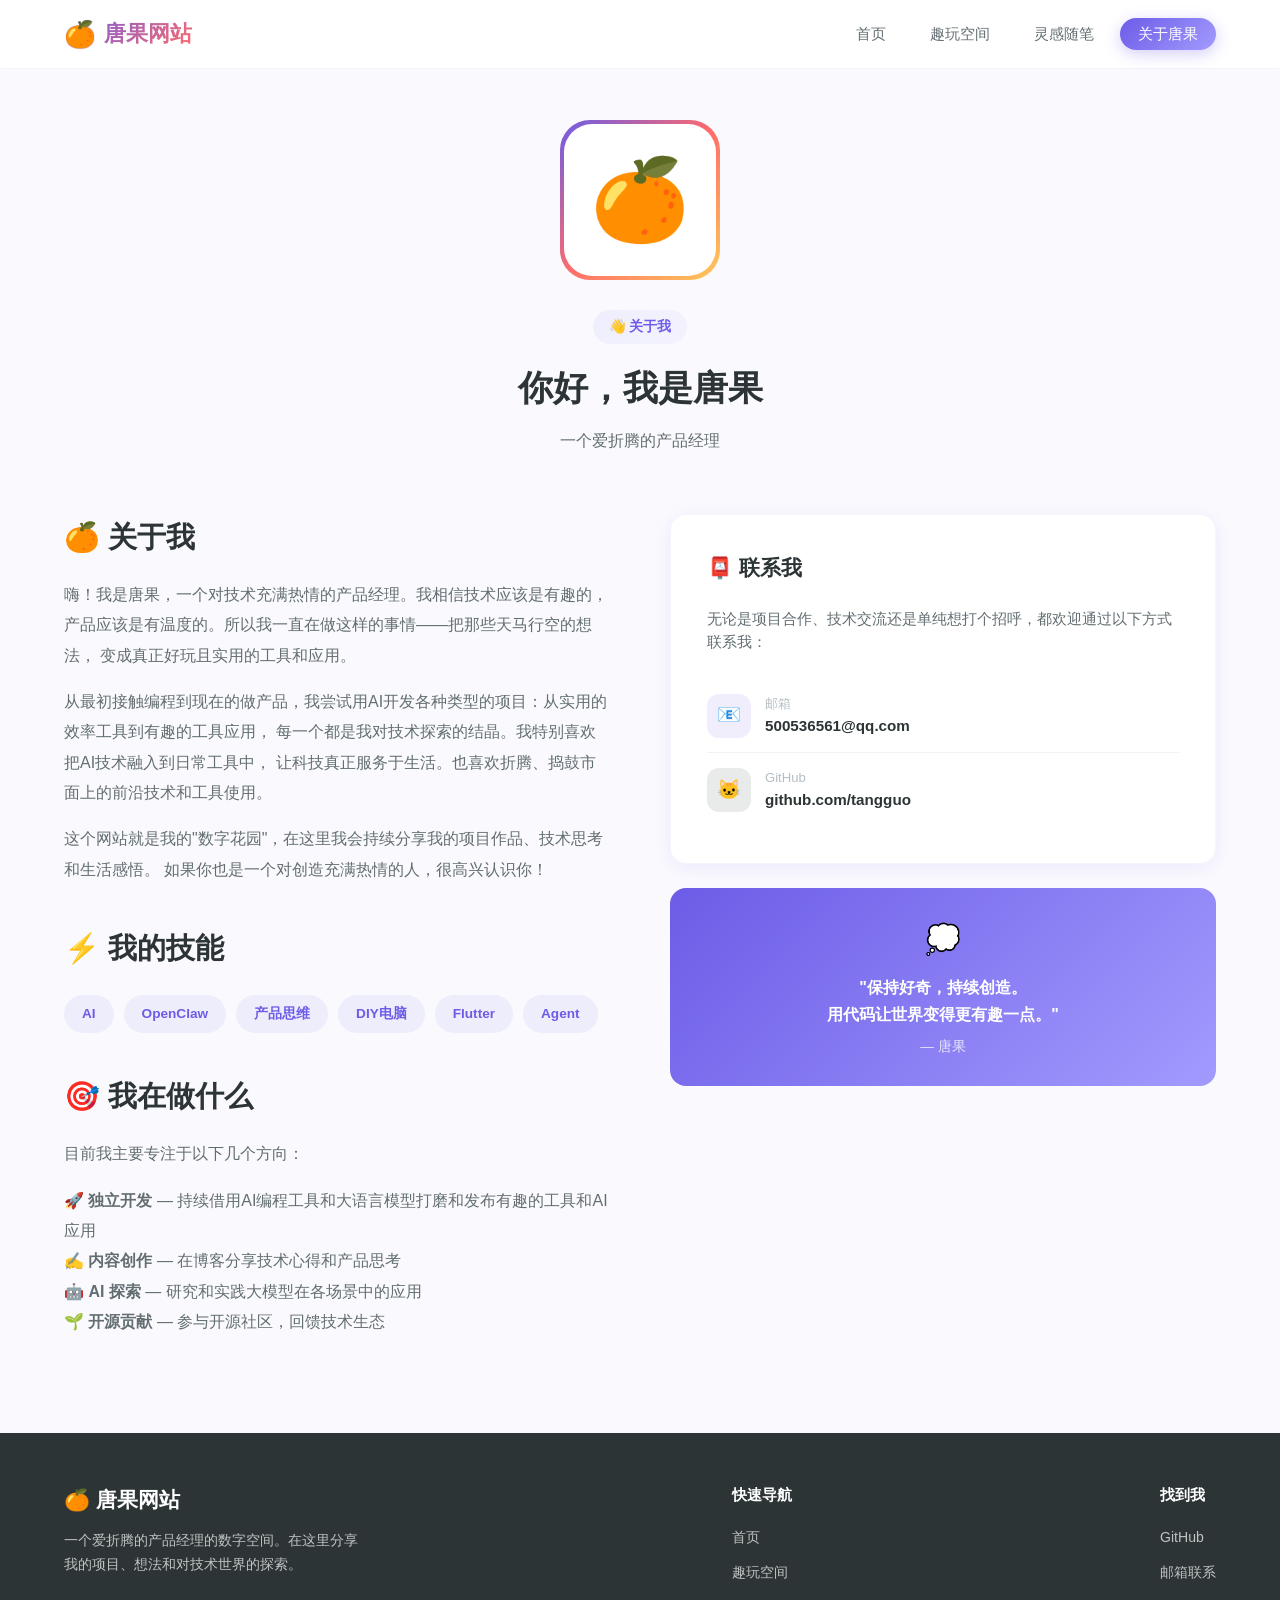
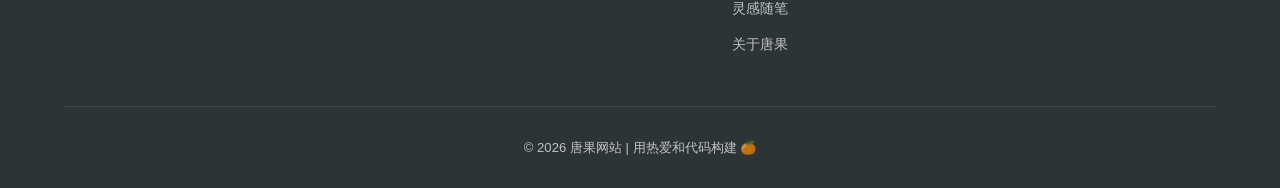
<file: myhtmldemo/about.html>
<!DOCTYPE html>
<html lang="zh-CN">
<head>
  <meta charset="UTF-8">
  <meta name="viewport" content="width=device-width, initial-scale=1.0">
  <title>关于唐果 - 唐果网站</title>
  <meta name="description" content="了解唐果，一个热爱技术和创造的独立开发者。">
  <link rel="stylesheet" href="css/style.css">
</head>
<body>

  <!-- 导航栏 -->
  <nav class="navbar">
    <div class="nav-content">
      <a href="index.html" class="nav-logo">
        <span class="logo-emoji">🍊</span> 唐果网站
      </a>
      <ul class="nav-links">
        <li><a href="index.html">首页</a></li>
        <li><a href="projects.html">趣玩空间</a></li>
        <li><a href="blog.html">灵感随笔</a></li>
        <li><a href="about.html" class="active">关于唐果</a></li>
      </ul>
      <button class="menu-toggle" aria-label="菜单">
        <span></span>
        <span></span>
        <span></span>
      </button>
    </div>
  </nav>

  <!-- 页面标题 -->
  <section class="about-hero">
    <div class="container">
      <div class="avatar-wrapper" style="margin: 0 auto 30px; width: 160px; height: 160px; transform: rotate(0deg);">
        <div class="avatar-inner" style="font-size: 5rem;">🍊</div>
      </div>
      <div class="section-tag">👋 关于我</div>
      <h1 class="section-title">你好，我是唐果</h1>
      <p class="section-subtitle">一个爱折腾的产品经理</p>
    </div>
  </section>

  <!-- 关于内容 -->
  <section class="about-content">
    <div class="container">
      <div class="about-grid">
        <div class="about-info fade-in">
          <h2>🍊 关于我</h2>
          <p>
            嗨！我是唐果，一个对技术充满热情的产品经理。我相信技术应该是有趣的，
            产品应该是有温度的。所以我一直在做这样的事情——把那些天马行空的想法，
            变成真正好玩且实用的工具和应用。
          </p>
          <p>
            从最初接触编程到现在的做产品，我尝试用AI开发各种类型的项目：从实用的效率工具到有趣的工具应用，
            每一个都是我对技术探索的结晶。我特别喜欢把AI技术融入到日常工具中，
            让科技真正服务于生活。也喜欢折腾、捣鼓市面上的前沿技术和工具使用。
          </p>
          <p>
            这个网站就是我的"数字花园"，在这里我会持续分享我的项目作品、技术思考和生活感悟。
            如果你也是一个对创造充满热情的人，很高兴认识你！
          </p>

          <h2 style="margin-top: 40px;">⚡ 我的技能</h2>
          <div class="skill-tags">
            <span class="skill-tag">AI</span>
            <span class="skill-tag">OpenClaw</span>
            <span class="skill-tag">产品思维</span>
            <span class="skill-tag">DIY电脑</span>
            <span class="skill-tag">Flutter</span>
            <span class="skill-tag">Agent</span>
          </div>

          <h2 style="margin-top: 40px;">🎯 我在做什么</h2>
          <p>
            目前我主要专注于以下几个方向：
          </p>
          <p>
            🚀 <strong>独立开发</strong> — 持续借用AI编程工具和大语言模型打磨和发布有趣的工具和AI应用<br>
            ✍️ <strong>内容创作</strong> — 在博客分享技术心得和产品思考<br>
            🤖 <strong>AI 探索</strong> — 研究和实践大模型在各场景中的应用<br>
            🌱 <strong>开源贡献</strong> — 参与开源社区，回馈技术生态
          </p>
        </div>

        <div class="fade-in">
          <div class="contact-card">
            <h3>📮 联系我</h3>
            <p style="color: var(--text-light); font-size: 0.92rem; margin-bottom: 24px;">
              无论是项目合作、技术交流还是单纯想打个招呼，都欢迎通过以下方式联系我：
            </p>
            <div class="contact-item">
              <div class="contact-icon icon-email">📧</div>
              <div class="contact-detail">
                <div class="label">邮箱</div>
                <div class="value">500536561@qq.com</div>
              </div>
            </div>
            <div class="contact-item">
              <div class="contact-icon icon-github">🐱</div>
              <div class="contact-detail">
                <div class="label">GitHub</div>
                <div class="value">github.com/tangguo</div>
              </div>
            </div>
          </div>

          <!-- 一句话 -->
          <div style="margin-top: 24px; padding: 28px; background: linear-gradient(135deg, var(--primary), var(--primary-light)); border-radius: var(--radius); color: #fff; text-align: center;">
            <div style="font-size: 1.8rem; margin-bottom: 12px;">💭</div>
            <p style="font-size: 1rem; font-weight: 600; line-height: 1.7;">
              "保持好奇，持续创造。<br>用代码让世界变得更有趣一点。"
            </p>
            <p style="font-size: 0.85rem; opacity: 0.8; margin-top: 8px;">— 唐果</p>
          </div>
        </div>
      </div>
    </div>
  </section>

  <!-- 页脚 -->
  <footer class="footer">
    <div class="container">
      <div class="footer-content">
        <div class="footer-brand">
          <div class="footer-logo">🍊 唐果网站</div>
          <p>一个爱折腾的产品经理的数字空间。在这里分享我的项目、想法和对技术世界的探索。</p>
        </div>
        <div class="footer-nav">
          <h4>快速导航</h4>
          <ul>
            <li><a href="index.html">首页</a></li>
            <li><a href="projects.html">趣玩空间</a></li>
            <li><a href="blog.html">灵感随笔</a></li>
            <li><a href="about.html">关于唐果</a></li>
          </ul>
        </div>
        <div class="footer-nav">
          <h4>找到我</h4>
          <ul>
            <li><a href="#">GitHub</a></li>
            <li><a href="mailto:500536561@qq.com">邮箱联系</a></li>
          </ul>
        </div>
      </div>
      <div class="footer-bottom">
        <p>© 2026 唐果网站 | 用热爱和代码构建 🍊</p>
      </div>
    </div>
  </footer>

  <script src="js/main.js"></script>
</body>
</html>
</file>
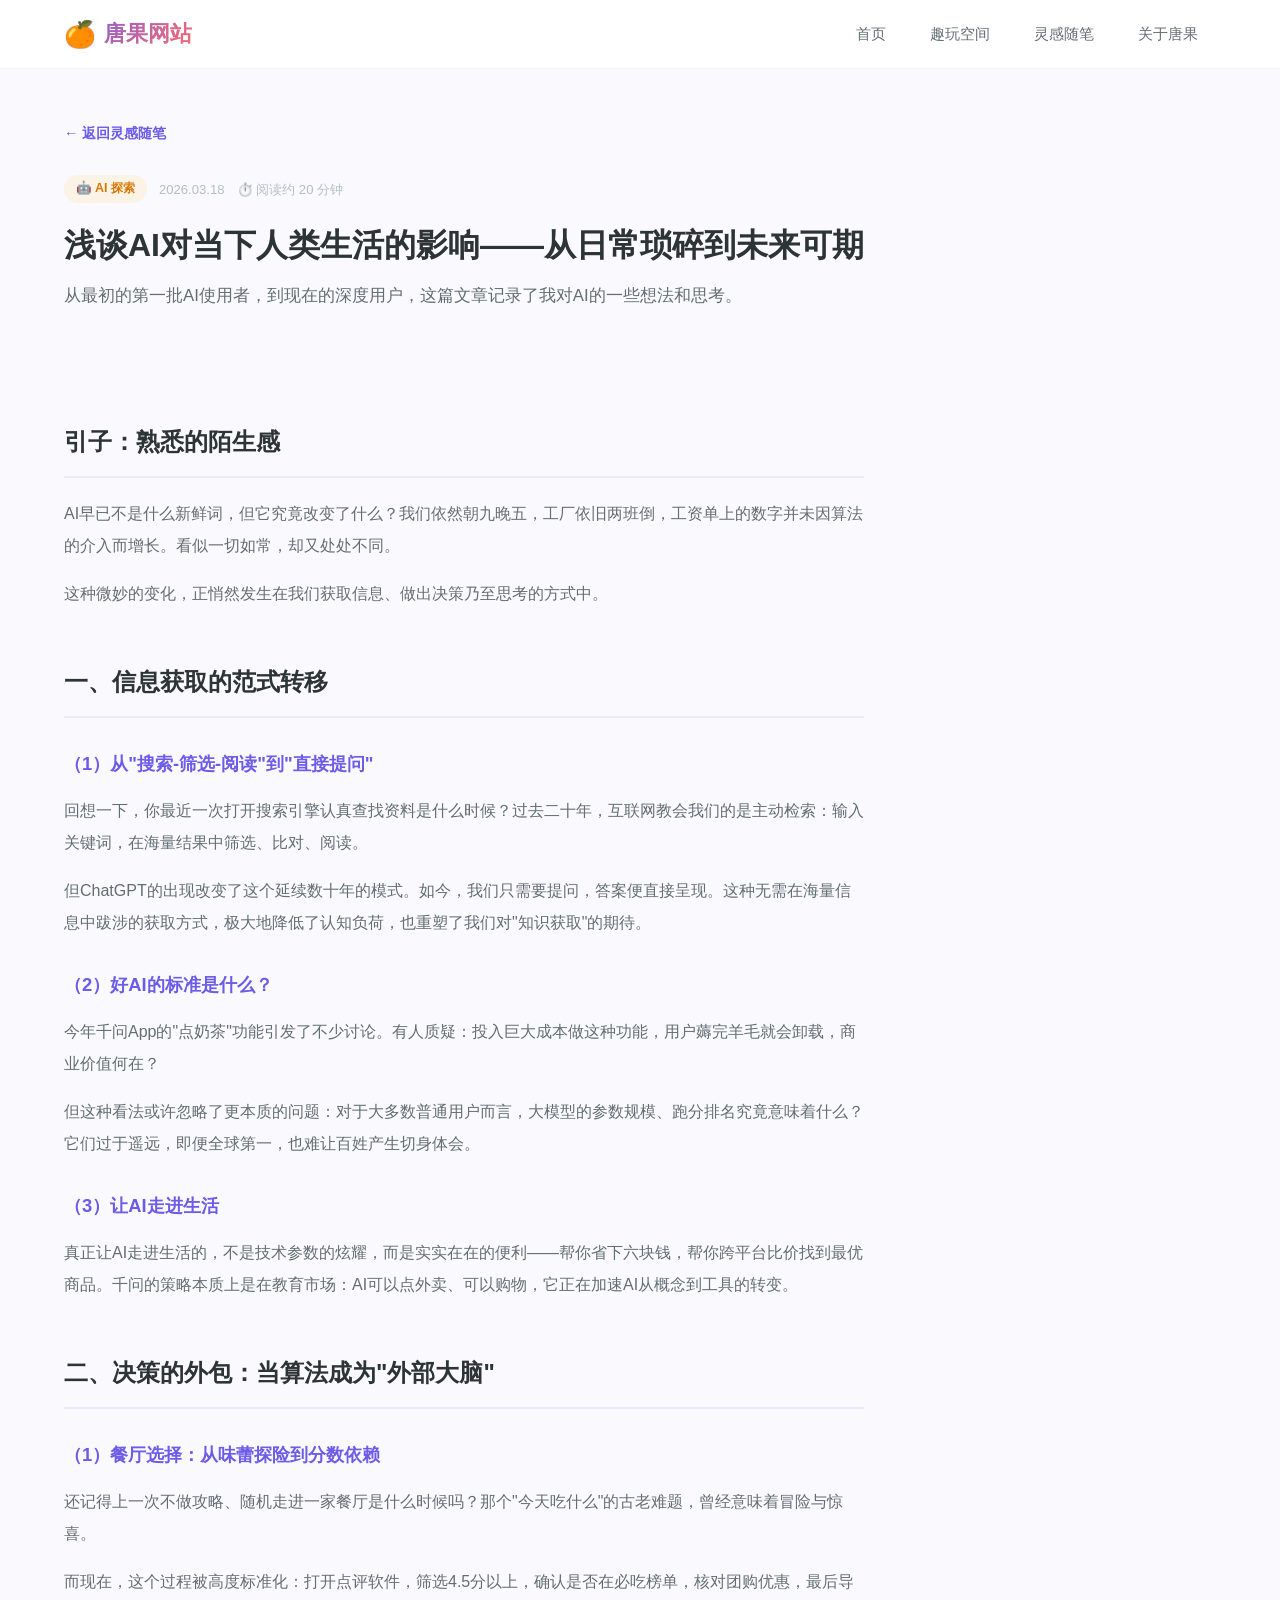
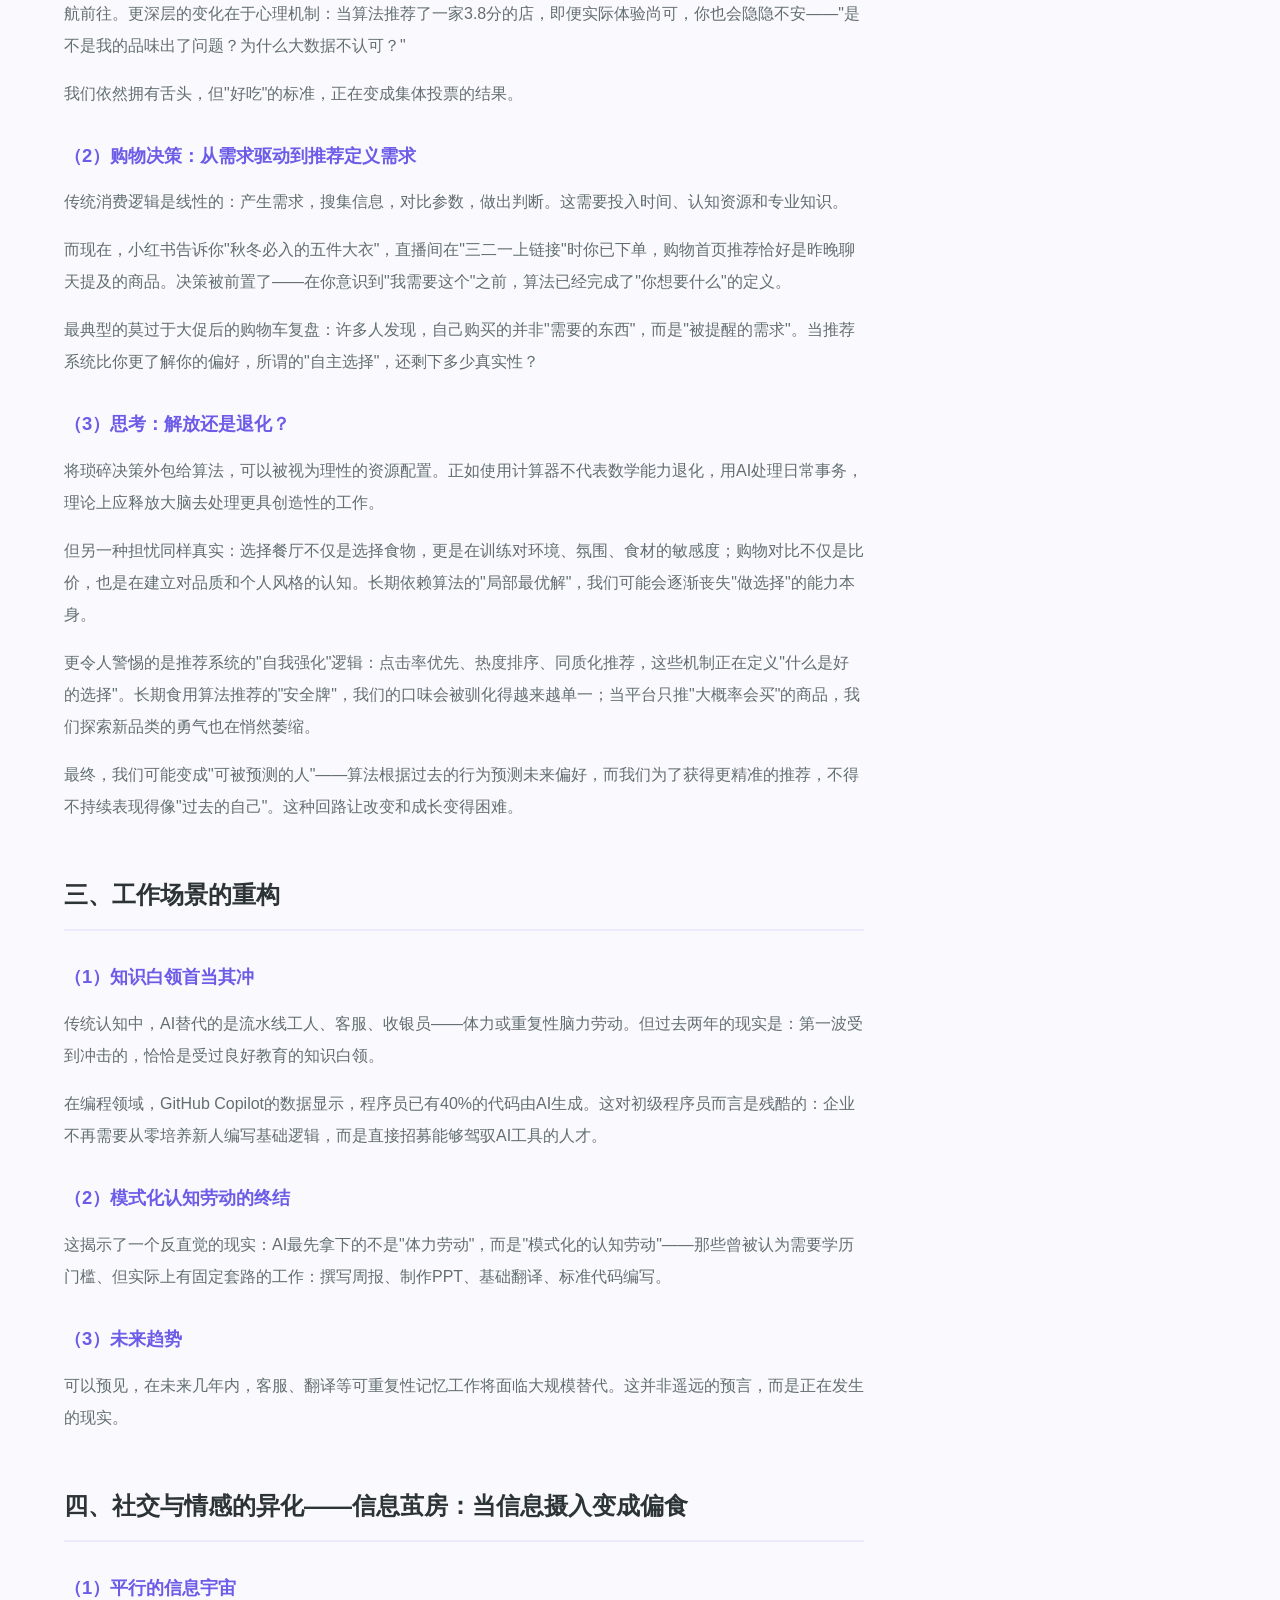
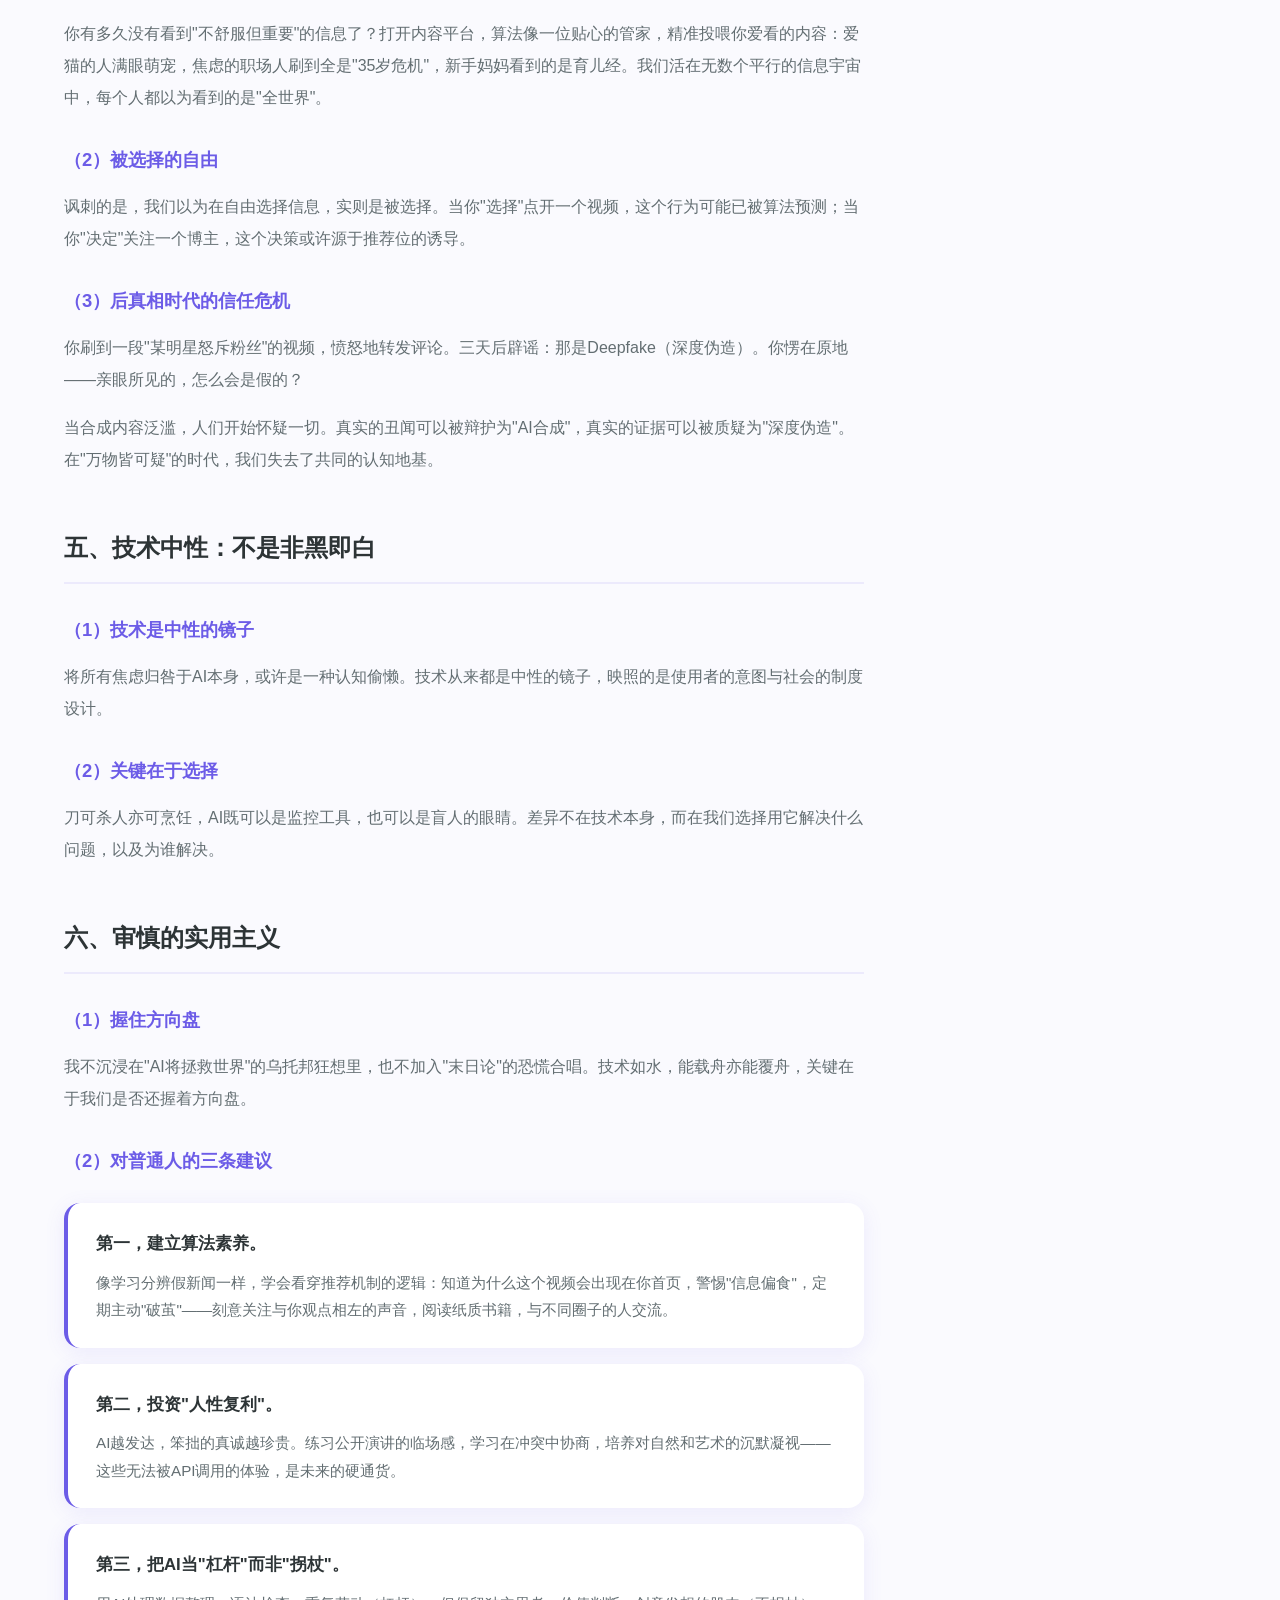
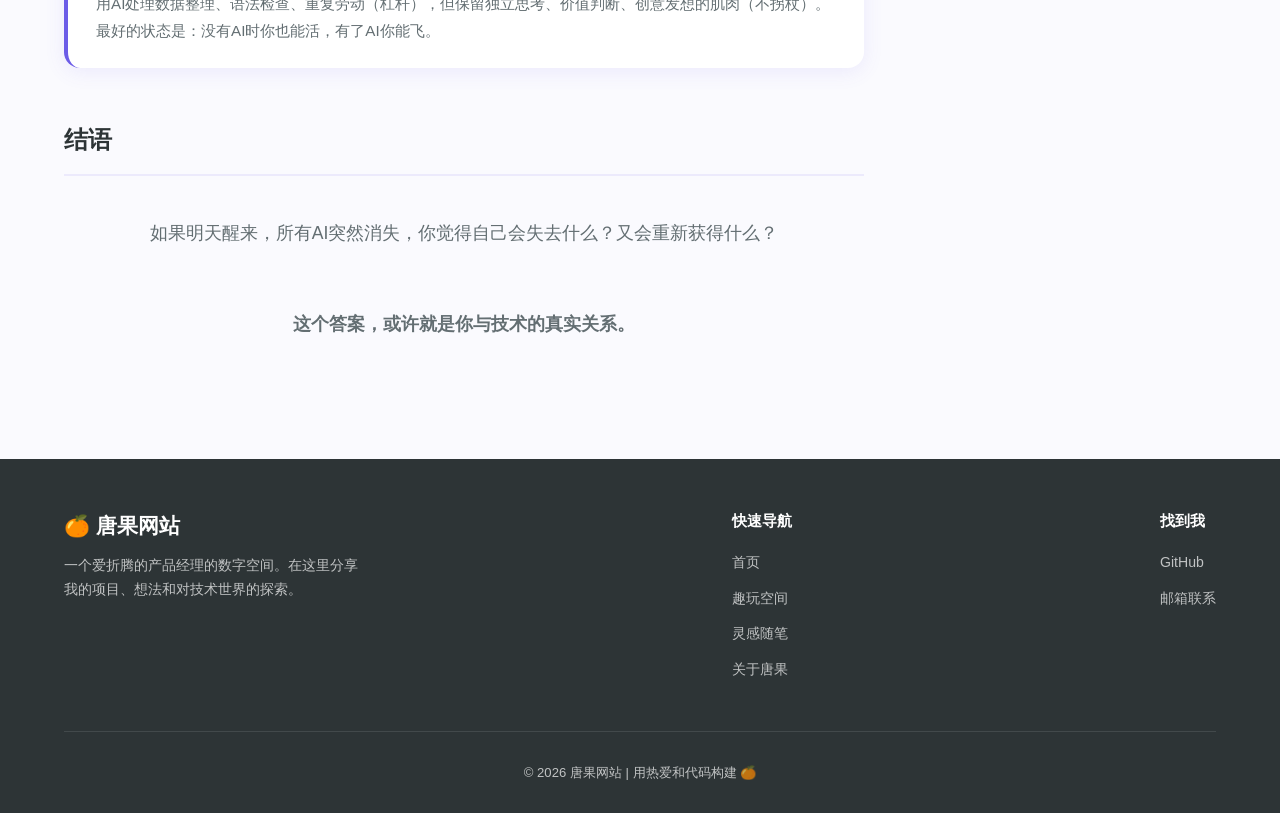
<file: myhtmldemo/blog-ai-impact.html>
<!DOCTYPE html>
<html lang="zh-CN">
<head>
  <meta charset="UTF-8">
  <meta name="viewport" content="width=device-width, initial-scale=1.0">
  <title>浅谈AI对当下人类生活的影响 - 唐果网站</title>
  <meta name="description" content="从最初的第一批AI使用者，到现在的深度用户，这篇文章记录了我对AI的一些想法和思考。">
  <link rel="stylesheet" href="css/style.css">
</head>
<body>

  <!-- 导航栏 -->
  <nav class="navbar">
    <div class="nav-content">
      <a href="index.html" class="nav-logo">
        <span class="logo-emoji">🍊</span> 唐果网站
      </a>
      <ul class="nav-links">
        <li><a href="index.html">首页</a></li>
        <li><a href="projects.html">趣玩空间</a></li>
        <li><a href="blog.html" class="active">灵感随笔</a></li>
        <li><a href="about.html">关于唐果</a></li>
      </ul>
      <button class="menu-toggle" aria-label="菜单">
        <span></span>
        <span></span>
        <span></span>
      </button>
    </div>
  </nav>

  <!-- 文章头部 -->
  <section class="article-hero">
    <div class="container">
      <a href="blog.html" class="back-link">← 返回灵感随笔</a>
      <div class="article-header">
        <div class="blog-meta">
          <span class="blog-category">🤖 AI 探索</span>
          <span class="blog-date">2026.03.18</span>
          <span class="blog-date">⏱️ 阅读约 20 分钟</span>
        </div>
        <h1 class="article-title">浅谈AI对当下人类生活的影响——从日常琐碎到未来可期</h1>
        <p class="article-subtitle">从最初的第一批AI使用者，到现在的深度用户，这篇文章记录了我对AI的一些想法和思考。</p>
      </div>
    </div>
  </section>

  <!-- 文章正文 -->
  <section class="article-content">
    <div class="container">
      <div class="article-body">

        <h2>引子：熟悉的陌生感</h2>
        <p>AI早已不是什么新鲜词，但它究竟改变了什么？我们依然朝九晚五，工厂依旧两班倒，工资单上的数字并未因算法的介入而增长。看似一切如常，却又处处不同。</p>
        <p>这种微妙的变化，正悄然发生在我们获取信息、做出决策乃至思考的方式中。</p>

        <h2>一、信息获取的范式转移</h2>

        <h3>（1）从"搜索-筛选-阅读"到"直接提问"</h3>
        <p>回想一下，你最近一次打开搜索引擎认真查找资料是什么时候？过去二十年，互联网教会我们的是主动检索：输入关键词，在海量结果中筛选、比对、阅读。</p>
        <p>但ChatGPT的出现改变了这个延续数十年的模式。如今，我们只需要提问，答案便直接呈现。这种无需在海量信息中跋涉的获取方式，极大地降低了认知负荷，也重塑了我们对"知识获取"的期待。</p>

        <h3>（2）好AI的标准是什么？</h3>
        <p>今年千问App的"点奶茶"功能引发了不少讨论。有人质疑：投入巨大成本做这种功能，用户薅完羊毛就会卸载，商业价值何在？</p>
        <p>但这种看法或许忽略了更本质的问题：对于大多数普通用户而言，大模型的参数规模、跑分排名究竟意味着什么？它们过于遥远，即便全球第一，也难让百姓产生切身体会。</p>

        <h3>（3）让AI走进生活</h3>
        <p>真正让AI走进生活的，不是技术参数的炫耀，而是实实在在的便利——帮你省下六块钱，帮你跨平台比价找到最优商品。千问的策略本质上是在教育市场：AI可以点外卖、可以购物，它正在加速AI从概念到工具的转变。</p>

        <h2>二、决策的外包：当算法成为"外部大脑"</h2>

        <h3>（1）餐厅选择：从味蕾探险到分数依赖</h3>
        <p>还记得上一次不做攻略、随机走进一家餐厅是什么时候吗？那个"今天吃什么"的古老难题，曾经意味着冒险与惊喜。</p>
        <p>而现在，这个过程被高度标准化：打开点评软件，筛选4.5分以上，确认是否在必吃榜单，核对团购优惠，最后导航前往。更深层的变化在于心理机制：当算法推荐了一家3.8分的店，即便实际体验尚可，你也会隐隐不安——"是不是我的品味出了问题？为什么大数据不认可？"</p>
        <p>我们依然拥有舌头，但"好吃"的标准，正在变成集体投票的结果。</p>

        <h3>（2）购物决策：从需求驱动到推荐定义需求</h3>
        <p>传统消费逻辑是线性的：产生需求，搜集信息，对比参数，做出判断。这需要投入时间、认知资源和专业知识。</p>
        <p>而现在，小红书告诉你"秋冬必入的五件大衣"，直播间在"三二一上链接"时你已下单，购物首页推荐恰好是昨晚聊天提及的商品。决策被前置了——在你意识到"我需要这个"之前，算法已经完成了"你想要什么"的定义。</p>
        <p>最典型的莫过于大促后的购物车复盘：许多人发现，自己购买的并非"需要的东西"，而是"被提醒的需求"。当推荐系统比你更了解你的偏好，所谓的"自主选择"，还剩下多少真实性？</p>

        <h3>（3）思考：解放还是退化？</h3>
        <p>将琐碎决策外包给算法，可以被视为理性的资源配置。正如使用计算器不代表数学能力退化，用AI处理日常事务，理论上应释放大脑去处理更具创造性的工作。</p>
        <p>但另一种担忧同样真实：选择餐厅不仅是选择食物，更是在训练对环境、氛围、食材的敏感度；购物对比不仅是比价，也是在建立对品质和个人风格的认知。长期依赖算法的"局部最优解"，我们可能会逐渐丧失"做选择"的能力本身。</p>
        <p>更令人警惕的是推荐系统的"自我强化"逻辑：点击率优先、热度排序、同质化推荐，这些机制正在定义"什么是好的选择"。长期食用算法推荐的"安全牌"，我们的口味会被驯化得越来越单一；当平台只推"大概率会买"的商品，我们探索新品类的勇气也在悄然萎缩。</p>
        <p>最终，我们可能变成"可被预测的人"——算法根据过去的行为预测未来偏好，而我们为了获得更精准的推荐，不得不持续表现得像"过去的自己"。这种回路让改变和成长变得困难。</p>

        <h2>三、工作场景的重构</h2>

        <h3>（1）知识白领首当其冲</h3>
        <p>传统认知中，AI替代的是流水线工人、客服、收银员——体力或重复性脑力劳动。但过去两年的现实是：第一波受到冲击的，恰恰是受过良好教育的知识白领。</p>
        <p>在编程领域，GitHub Copilot的数据显示，程序员已有40%的代码由AI生成。这对初级程序员而言是残酷的：企业不再需要从零培养新人编写基础逻辑，而是直接招募能够驾驭AI工具的人才。</p>

        <h3>（2）模式化认知劳动的终结</h3>
        <p>这揭示了一个反直觉的现实：AI最先拿下的不是"体力劳动"，而是"模式化的认知劳动"——那些曾被认为需要学历门槛、但实际上有固定套路的工作：撰写周报、制作PPT、基础翻译、标准代码编写。</p>

        <h3>（3）未来趋势</h3>
        <p>可以预见，在未来几年内，客服、翻译等可重复性记忆工作将面临大规模替代。这并非遥远的预言，而是正在发生的现实。</p>

        <h2>四、社交与情感的异化——信息茧房：当信息摄入变成偏食</h2>

        <h3>（1）平行的信息宇宙</h3>
        <p>你有多久没有看到"不舒服但重要"的信息了？打开内容平台，算法像一位贴心的管家，精准投喂你爱看的内容：爱猫的人满眼萌宠，焦虑的职场人刷到全是"35岁危机"，新手妈妈看到的是育儿经。我们活在无数个平行的信息宇宙中，每个人都以为看到的是"全世界"。</p>

        <h3>（2）被选择的自由</h3>
        <p>讽刺的是，我们以为在自由选择信息，实则是被选择。当你"选择"点开一个视频，这个行为可能已被算法预测；当你"决定"关注一个博主，这个决策或许源于推荐位的诱导。</p>

        <h3>（3）后真相时代的信任危机</h3>
        <p>你刷到一段"某明星怒斥粉丝"的视频，愤怒地转发评论。三天后辟谣：那是Deepfake（深度伪造）。你愣在原地——亲眼所见的，怎么会是假的？</p>
        <p>当合成内容泛滥，人们开始怀疑一切。真实的丑闻可以被辩护为"AI合成"，真实的证据可以被质疑为"深度伪造"。在"万物皆可疑"的时代，我们失去了共同的认知地基。</p>

        <h2>五、技术中性：不是非黑即白</h2>

        <h3>（1）技术是中性的镜子</h3>
        <p>将所有焦虑归咎于AI本身，或许是一种认知偷懒。技术从来都是中性的镜子，映照的是使用者的意图与社会的制度设计。</p>

        <h3>（2）关键在于选择</h3>
        <p>刀可杀人亦可烹饪，AI既可以是监控工具，也可以是盲人的眼睛。差异不在技术本身，而在我们选择用它解决什么问题，以及为谁解决。</p>

        <h2>六、审慎的实用主义</h2>

        <h3>（1）握住方向盘</h3>
        <p>我不沉浸在"AI将拯救世界"的乌托邦狂想里，也不加入"末日论"的恐慌合唱。技术如水，能载舟亦能覆舟，关键在于我们是否还握着方向盘。</p>

        <h3>（2）对普通人的三条建议</h3>

        <div class="article-advice">
          <div class="advice-item">
            <h4>第一，建立算法素养。</h4>
            <p>像学习分辨假新闻一样，学会看穿推荐机制的逻辑：知道为什么这个视频会出现在你首页，警惕"信息偏食"，定期主动"破茧"——刻意关注与你观点相左的声音，阅读纸质书籍，与不同圈子的人交流。</p>
          </div>
          <div class="advice-item">
            <h4>第二，投资"人性复利"。</h4>
            <p>AI越发达，笨拙的真诚越珍贵。练习公开演讲的临场感，学习在冲突中协商，培养对自然和艺术的沉默凝视——这些无法被API调用的体验，是未来的硬通货。</p>
          </div>
          <div class="advice-item">
            <h4>第三，把AI当"杠杆"而非"拐杖"。</h4>
            <p>用AI处理数据整理、语法检查、重复劳动（杠杆），但保留独立思考、价值判断、创意发想的肌肉（不拐杖）。最好的状态是：没有AI时你也能活，有了AI你能飞。</p>
          </div>
        </div>

        <h2>结语</h2>
        <p class="article-ending">如果明天醒来，所有AI突然消失，你觉得自己会失去什么？又会重新获得什么？</p>
        <p class="article-ending"><strong>这个答案，或许就是你与技术的真实关系。</strong></p>

      </div>
    </div>
  </section>

  <!-- 页脚 -->
  <footer class="footer">
    <div class="container">
      <div class="footer-content">
        <div class="footer-brand">
          <div class="footer-logo">🍊 唐果网站</div>
          <p>一个爱折腾的产品经理的数字空间。在这里分享我的项目、想法和对技术世界的探索。</p>
        </div>
        <div class="footer-nav">
          <h4>快速导航</h4>
          <ul>
            <li><a href="index.html">首页</a></li>
            <li><a href="projects.html">趣玩空间</a></li>
            <li><a href="blog.html">灵感随笔</a></li>
            <li><a href="about.html">关于唐果</a></li>
          </ul>
        </div>
        <div class="footer-nav">
          <h4>找到我</h4>
          <ul>
            <li><a href="#">GitHub</a></li>
            <li><a href="mailto:500536561@qq.com">邮箱联系</a></li>
          </ul>
        </div>
      </div>
      <div class="footer-bottom">
        <p>© 2026 唐果网站 | 用热爱和代码构建 🍊</p>
      </div>
    </div>
  </footer>

  <script src="js/main.js"></script>
</body>
</html>
</file>
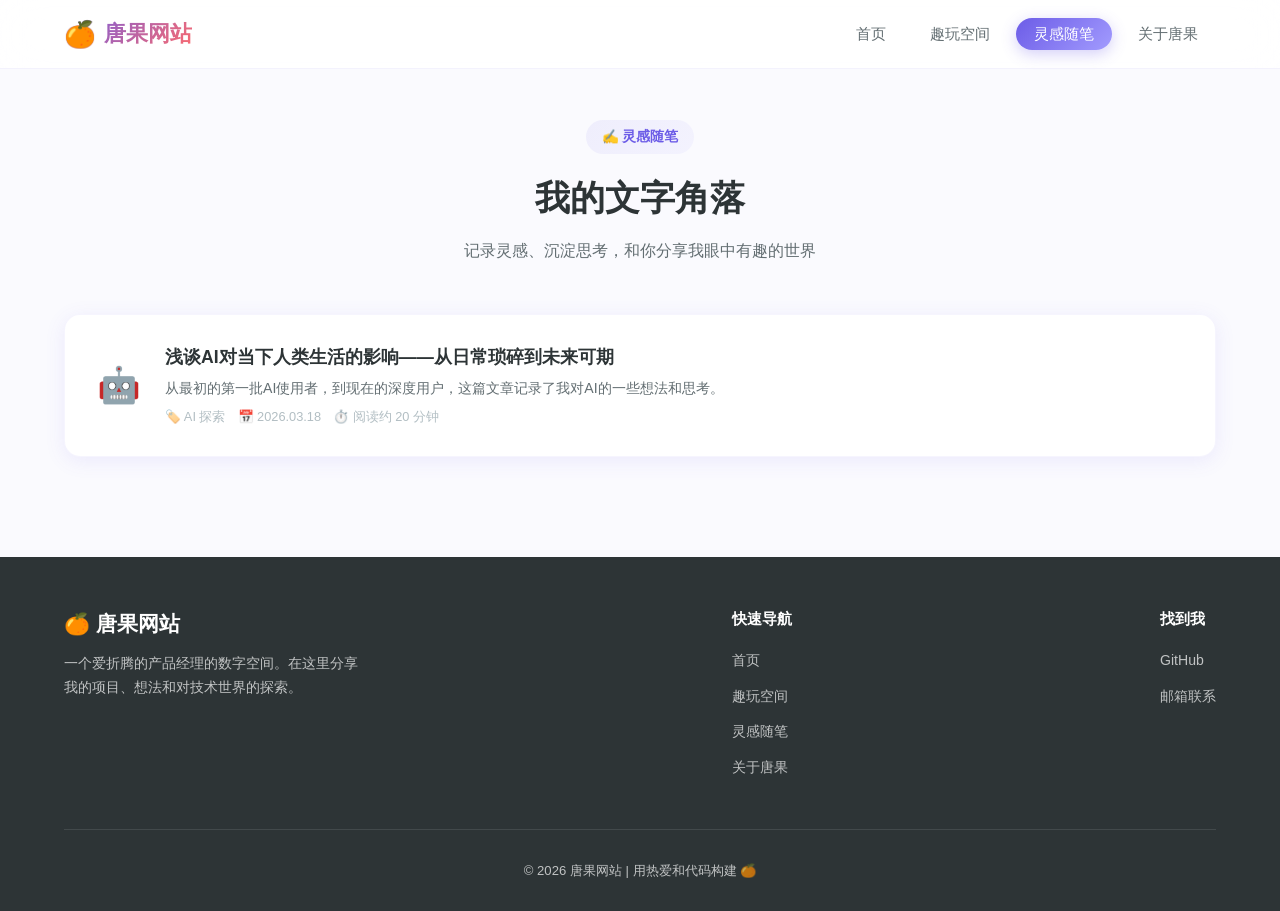
<file: myhtmldemo/blog.html>
<!DOCTYPE html>
<html lang="zh-CN">
<head>
  <meta charset="UTF-8">
  <meta name="viewport" content="width=device-width, initial-scale=1.0">
  <title>灵感随笔 - 唐果网站</title>
  <meta name="description" content="唐果的原创文章，分享AI探索、产品思考和技术心得。">
  <link rel="stylesheet" href="css/style.css">
</head>
<body>

  <!-- 导航栏 -->
  <nav class="navbar">
    <div class="nav-content">
      <a href="index.html" class="nav-logo">
        <span class="logo-emoji">🍊</span> 唐果网站
      </a>
      <ul class="nav-links">
        <li><a href="index.html">首页</a></li>
        <li><a href="projects.html">趣玩空间</a></li>
        <li><a href="blog.html" class="active">灵感随笔</a></li>
        <li><a href="about.html">关于唐果</a></li>
      </ul>
      <button class="menu-toggle" aria-label="菜单">
        <span></span>
        <span></span>
        <span></span>
      </button>
    </div>
  </nav>

  <!-- 页面标题 -->
  <section class="page-header">
    <div class="container">
      <div class="section-tag">✍️ 灵感随笔</div>
      <h1 class="section-title">我的文字角落</h1>
      <p class="section-subtitle">记录灵感、沉淀思考，和你分享我眼中有趣的世界</p>
    </div>
  </section>

  <!-- 文章列表 -->
  <section class="blog-list">
    <div class="container">

      <a href="blog-ai-impact.html" class="blog-list-item fade-in">
        <div class="blog-list-emoji">🤖</div>
        <div class="blog-list-content">
          <h3>浅谈AI对当下人类生活的影响——从日常琐碎到未来可期</h3>
          <p>从最初的第一批AI使用者，到现在的深度用户，这篇文章记录了我对AI的一些想法和思考。</p>
          <div class="blog-list-meta">
            <span>🏷️ AI 探索</span>
            <span>📅 2026.03.18</span>
            <span>⏱️ 阅读约 20 分钟</span>
          </div>
        </div>
      </a>

    </div>
  </section>

  <!-- 页脚 -->
  <footer class="footer">
    <div class="container">
      <div class="footer-content">
        <div class="footer-brand">
          <div class="footer-logo">🍊 唐果网站</div>
          <p>一个爱折腾的产品经理的数字空间。在这里分享我的项目、想法和对技术世界的探索。</p>
        </div>
        <div class="footer-nav">
          <h4>快速导航</h4>
          <ul>
            <li><a href="index.html">首页</a></li>
            <li><a href="projects.html">趣玩空间</a></li>
            <li><a href="blog.html">灵感随笔</a></li>
            <li><a href="about.html">关于唐果</a></li>
          </ul>
        </div>
        <div class="footer-nav">
          <h4>找到我</h4>
          <ul>
            <li><a href="#">GitHub</a></li>
            <li><a href="mailto:500536561@qq.com">邮箱联系</a></li>
          </ul>
        </div>
      </div>
      <div class="footer-bottom">
        <p>© 2026 唐果网站 | 用热爱和代码构建 🍊</p>
      </div>
    </div>
  </footer>

  <script src="js/main.js"></script>
</body>
</html>
</file>
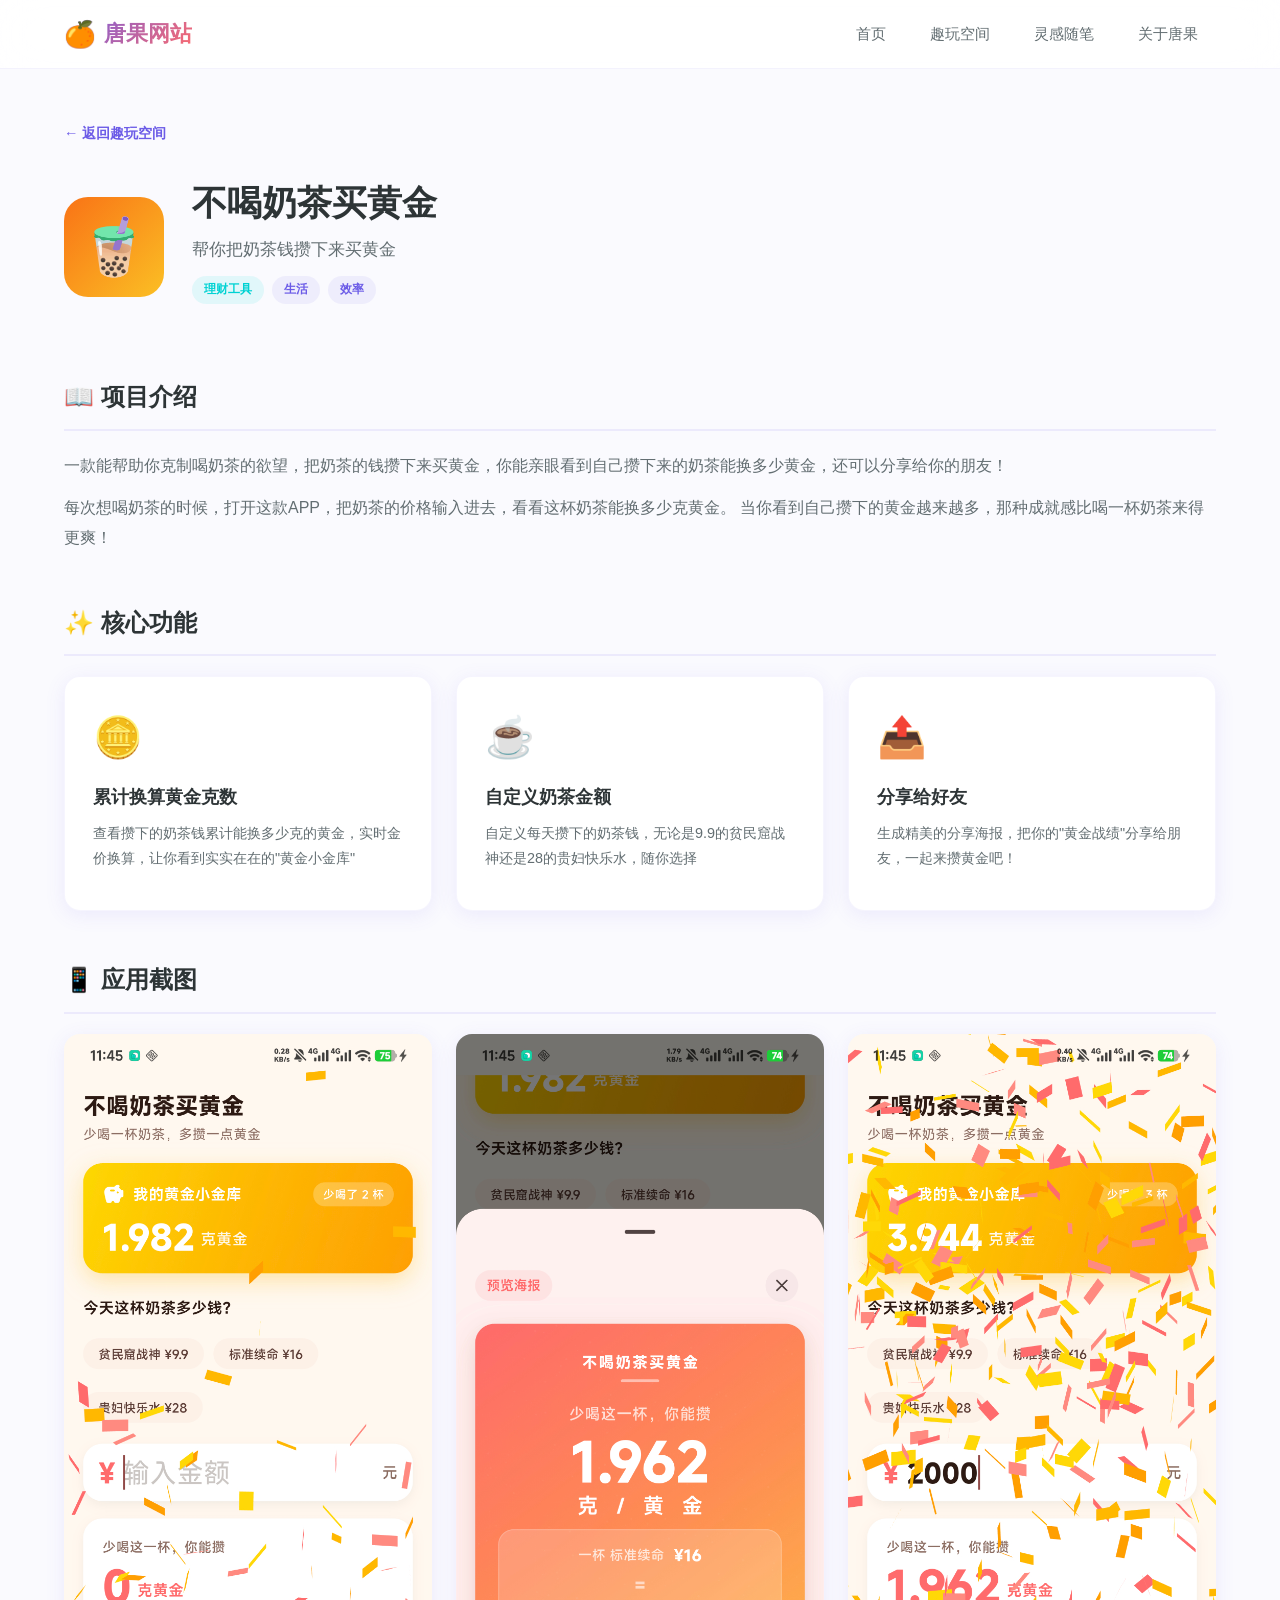
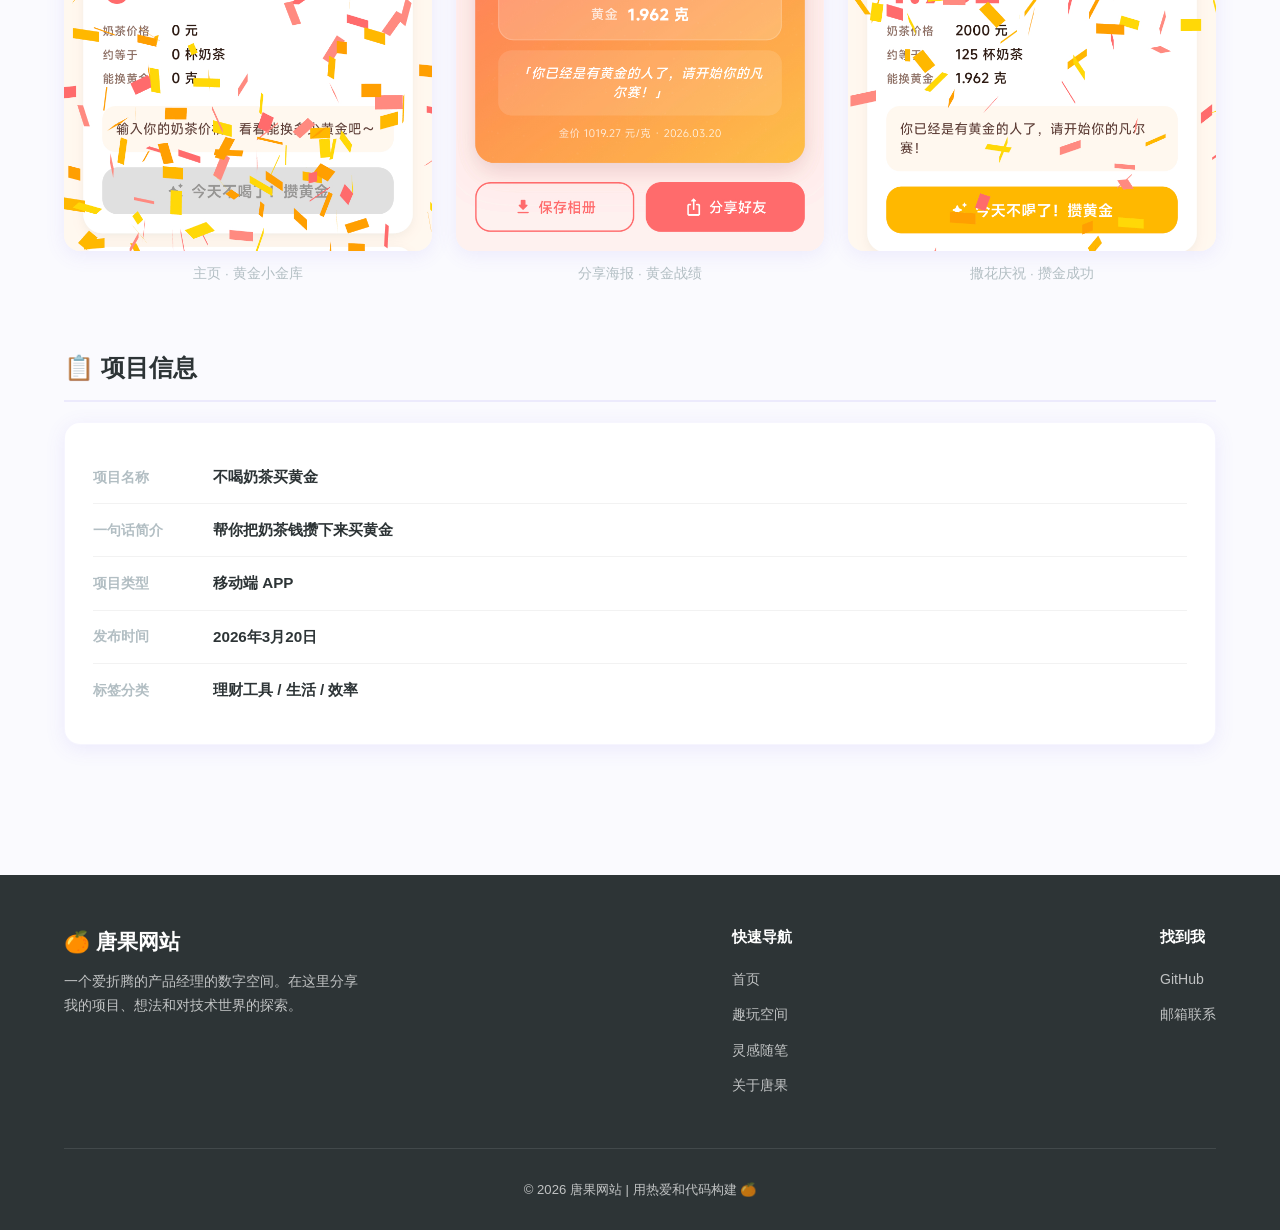
<file: myhtmldemo/project-naicha.html>
<!DOCTYPE html>
<html lang="zh-CN">
<head>
  <meta charset="UTF-8">
  <meta name="viewport" content="width=device-width, initial-scale=1.0">
  <title>不喝奶茶买黄金 - 唐果网站</title>
  <meta name="description" content="帮你把奶茶钱攒下来买黄金，看看你的奶茶钱能换多少克黄金！">
  <link rel="stylesheet" href="css/style.css">
</head>
<body>

  <!-- 导航栏 -->
  <nav class="navbar">
    <div class="nav-content">
      <a href="index.html" class="nav-logo">
        <span class="logo-emoji">🍊</span> 唐果网站
      </a>
      <ul class="nav-links">
        <li><a href="index.html">首页</a></li>
        <li><a href="projects.html" class="active">趣玩空间</a></li>
        <li><a href="blog.html">灵感随笔</a></li>
        <li><a href="about.html">关于唐果</a></li>
      </ul>
      <button class="menu-toggle" aria-label="菜单">
        <span></span>
        <span></span>
        <span></span>
      </button>
    </div>
  </nav>

  <!-- 项目详情头部 -->
  <section class="project-detail-hero">
    <div class="container">
      <a href="projects.html" class="back-link">← 返回趣玩空间</a>
      <div class="project-detail-header">
        <div class="project-detail-icon">🧋</div>
        <div>
          <h1>不喝奶茶买黄金</h1>
          <p class="project-detail-slogan">帮你把奶茶钱攒下来买黄金</p>
          <div class="project-tags" style="margin-top: 12px;">
            <span class="project-tag tag-tool">理财工具</span>
            <span class="project-tag">生活</span>
            <span class="project-tag">效率</span>
          </div>
        </div>
      </div>
    </div>
  </section>

  <!-- 项目详情内容 -->
  <section class="project-detail-content">
    <div class="container">
      <div class="detail-section fade-in">
        <h2>📖 项目介绍</h2>
        <p>
          一款能帮助你克制喝奶茶的欲望，把奶茶的钱攒下来买黄金，你能亲眼看到自己攒下来的奶茶能换多少黄金，还可以分享给你的朋友！
        </p>
        <p>
          每次想喝奶茶的时候，打开这款APP，把奶茶的价格输入进去，看看这杯奶茶能换多少克黄金。
          当你看到自己攒下的黄金越来越多，那种成就感比喝一杯奶茶来得更爽！
        </p>
      </div>

      <div class="detail-section fade-in">
        <h2>✨ 核心功能</h2>
        <div class="feature-cards">
          <div class="feature-card-detail">
            <div class="feature-card-icon">🪙</div>
            <h3>累计换算黄金克数</h3>
            <p>查看攒下的奶茶钱累计能换多少克的黄金，实时金价换算，让你看到实实在在的"黄金小金库"</p>
          </div>
          <div class="feature-card-detail">
            <div class="feature-card-icon">☕</div>
            <h3>自定义奶茶金额</h3>
            <p>自定义每天攒下的奶茶钱，无论是9.9的贫民窟战神还是28的贵妇快乐水，随你选择</p>
          </div>
          <div class="feature-card-detail">
            <div class="feature-card-icon">📤</div>
            <h3>分享给好友</h3>
            <p>生成精美的分享海报，把你的"黄金战绩"分享给朋友，一起来攒黄金吧！</p>
          </div>
        </div>
      </div>

      <div class="detail-section fade-in">
        <h2>📱 应用截图</h2>
        <div class="detail-screenshots">
          <div class="detail-screenshot-item">
            <img src="images/naicha-1.png" alt="不喝奶茶买黄金-主页">
            <p>主页 · 黄金小金库</p>
          </div>
          <div class="detail-screenshot-item">
            <img src="images/naicha-2.png" alt="不喝奶茶买黄金-分享海报">
            <p>分享海报 · 黄金战绩</p>
          </div>
          <div class="detail-screenshot-item">
            <img src="images/naicha-3.png" alt="不喝奶茶买黄金-撒花庆祝">
            <p>撒花庆祝 · 攒金成功</p>
          </div>
        </div>
      </div>

      <div class="detail-section fade-in">
        <h2>📋 项目信息</h2>
        <div class="project-info-table">
          <div class="info-row">
            <span class="info-label">项目名称</span>
            <span class="info-value">不喝奶茶买黄金</span>
          </div>
          <div class="info-row">
            <span class="info-label">一句话简介</span>
            <span class="info-value">帮你把奶茶钱攒下来买黄金</span>
          </div>
          <div class="info-row">
            <span class="info-label">项目类型</span>
            <span class="info-value">移动端 APP</span>
          </div>
          <div class="info-row">
            <span class="info-label">发布时间</span>
            <span class="info-value">2026年3月20日</span>
          </div>
          <div class="info-row">
            <span class="info-label">标签分类</span>
            <span class="info-value">理财工具 / 生活 / 效率</span>
          </div>
        </div>
      </div>
    </div>
  </section>

  <!-- 页脚 -->
  <footer class="footer">
    <div class="container">
      <div class="footer-content">
        <div class="footer-brand">
          <div class="footer-logo">🍊 唐果网站</div>
          <p>一个爱折腾的产品经理的数字空间。在这里分享我的项目、想法和对技术世界的探索。</p>
        </div>
        <div class="footer-nav">
          <h4>快速导航</h4>
          <ul>
            <li><a href="index.html">首页</a></li>
            <li><a href="projects.html">趣玩空间</a></li>
            <li><a href="blog.html">灵感随笔</a></li>
            <li><a href="about.html">关于唐果</a></li>
          </ul>
        </div>
        <div class="footer-nav">
          <h4>找到我</h4>
          <ul>
            <li><a href="#">GitHub</a></li>
            <li><a href="mailto:500536561@qq.com">邮箱联系</a></li>
          </ul>
        </div>
      </div>
      <div class="footer-bottom">
        <p>© 2026 唐果网站 | 用热爱和代码构建 🍊</p>
      </div>
    </div>
  </footer>

  <script src="js/main.js"></script>
</body>
</html>
</file>
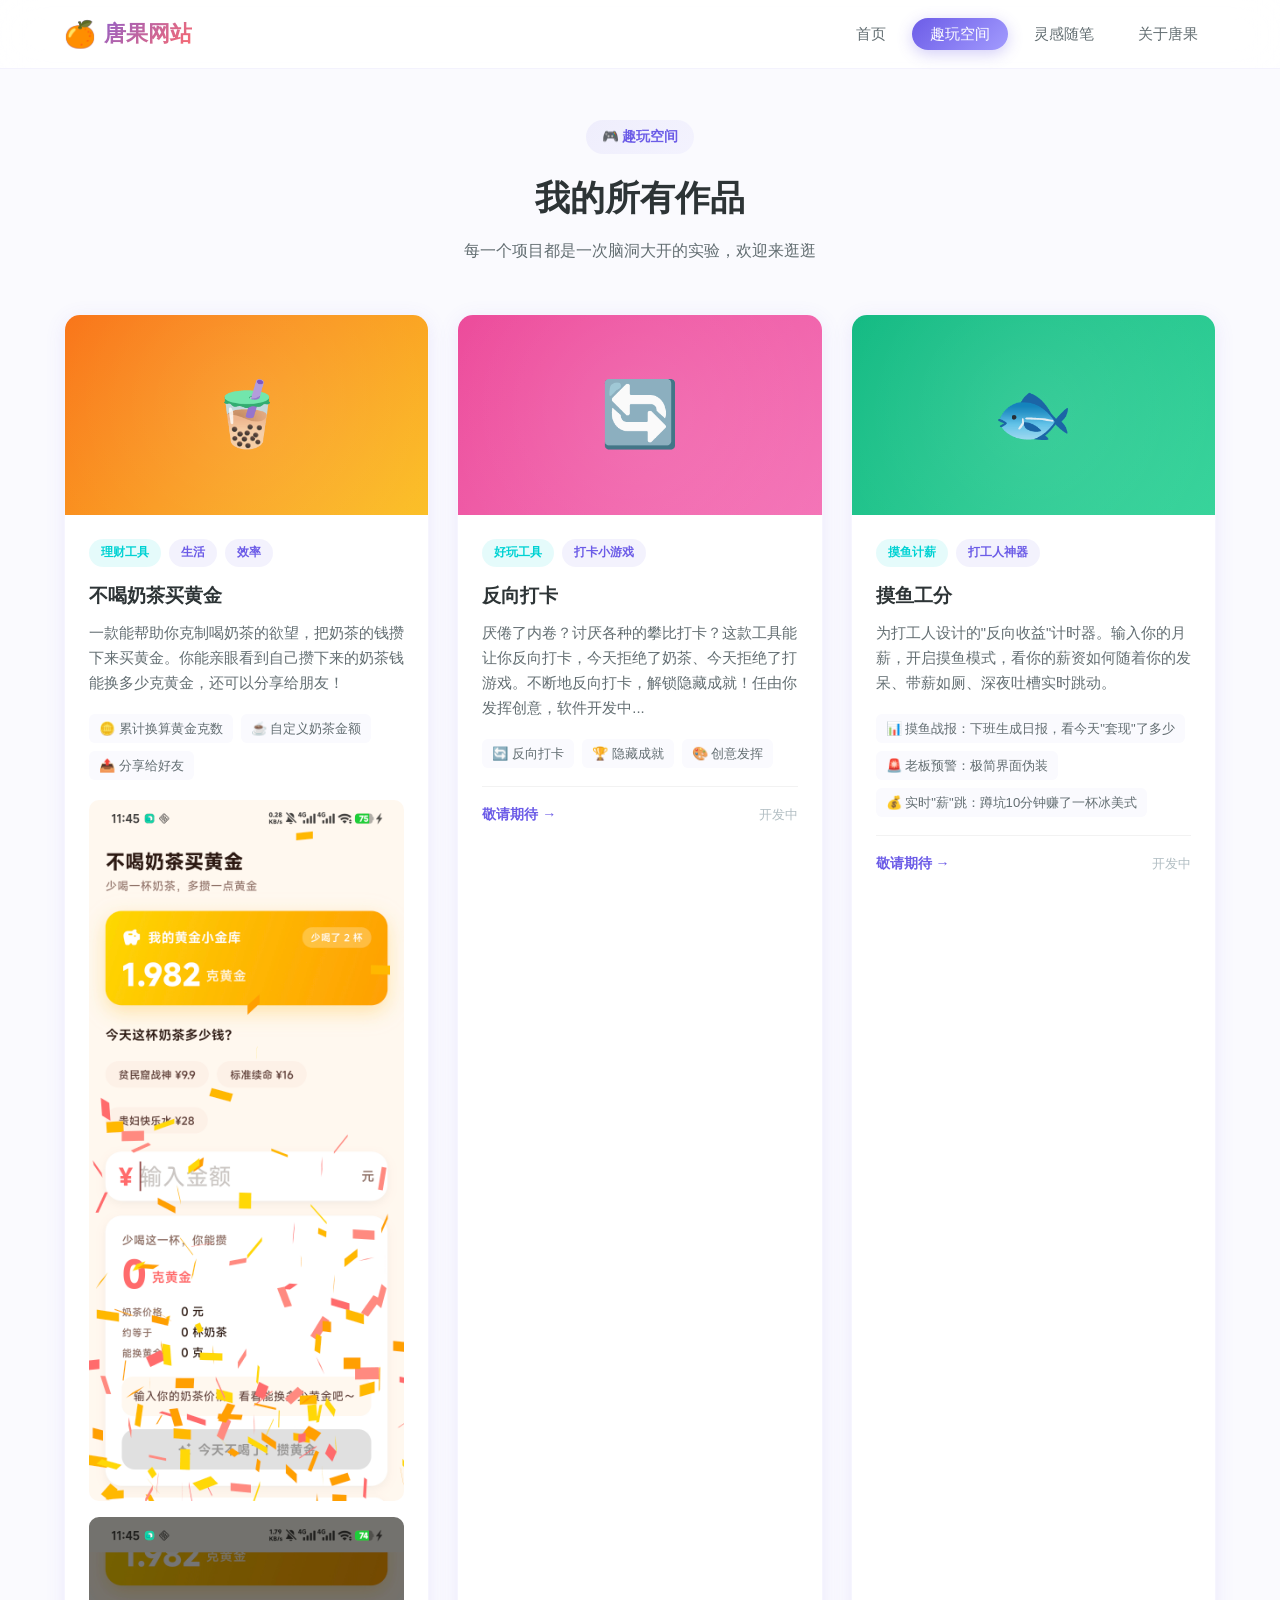
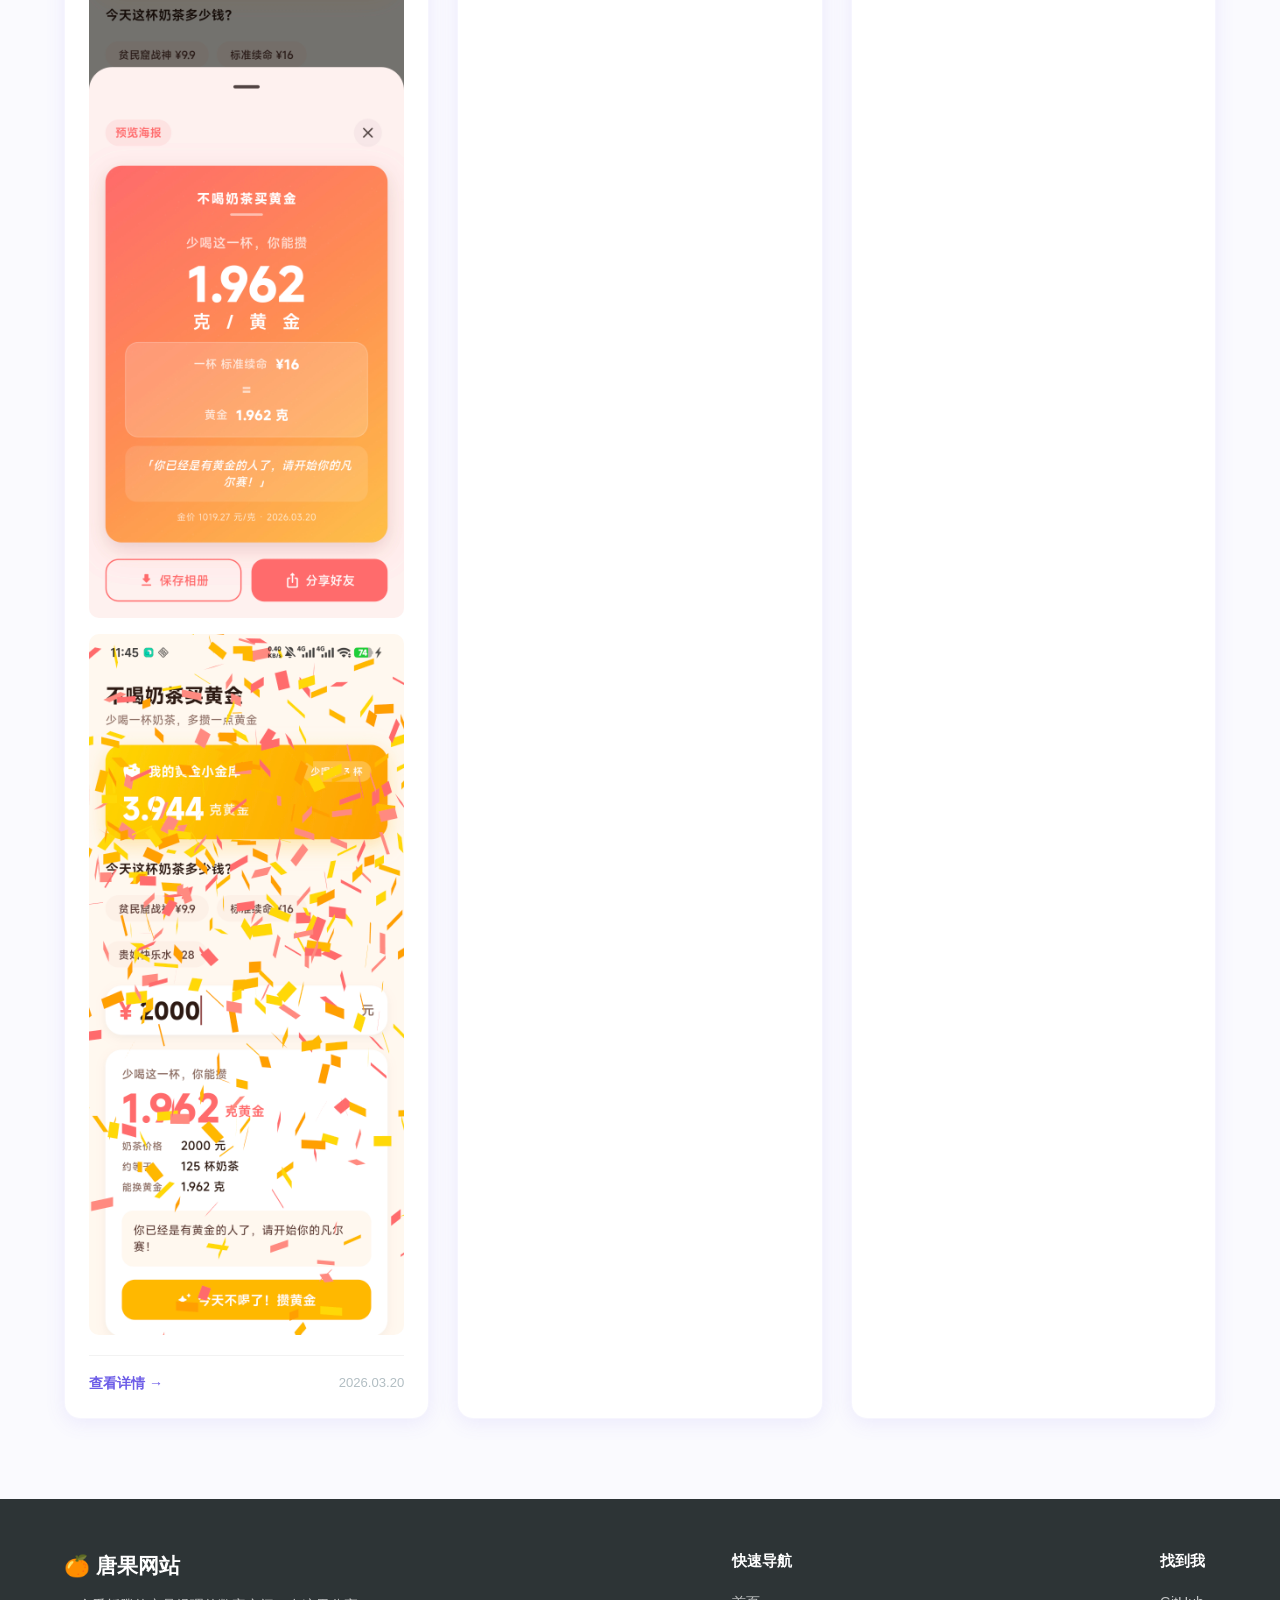
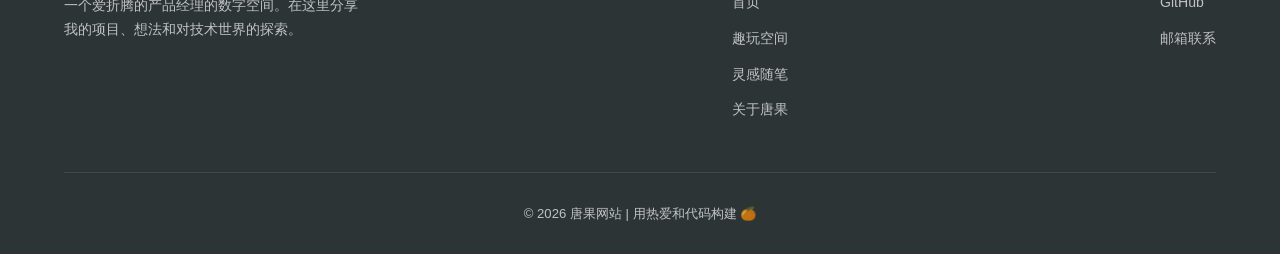
<file: myhtmldemo/projects.html>
<!DOCTYPE html>
<html lang="zh-CN">
<head>
  <meta charset="UTF-8">
  <meta name="viewport" content="width=device-width, initial-scale=1.0">
  <title>趣玩空间 - 唐果网站</title>
  <meta name="description" content="唐果的项目合集，汇聚好玩的工具APP和AI应用。">
  <link rel="stylesheet" href="css/style.css">
</head>
<body>

  <!-- 导航栏 -->
  <nav class="navbar">
    <div class="nav-content">
      <a href="index.html" class="nav-logo">
        <span class="logo-emoji">🍊</span> 唐果网站
      </a>
      <ul class="nav-links">
        <li><a href="index.html">首页</a></li>
        <li><a href="projects.html" class="active">趣玩空间</a></li>
        <li><a href="blog.html">灵感随笔</a></li>
        <li><a href="about.html">关于唐果</a></li>
      </ul>
      <button class="menu-toggle" aria-label="菜单">
        <span></span>
        <span></span>
        <span></span>
      </button>
    </div>
  </nav>

  <!-- 页面标题 -->
  <section class="page-header">
    <div class="container">
      <div class="section-tag">🎮 趣玩空间</div>
      <h1 class="section-title">我的所有作品</h1>
      <p class="section-subtitle">每一个项目都是一次脑洞大开的实验，欢迎来逛逛</p>
    </div>
  </section>

  <!-- 项目列表 -->
  <section class="projects-section" style="padding-top: 0;">
    <div class="container">
      <div class="projects-grid">

        <!-- 项目 1：不喝奶茶买黄金 -->
        <div class="project-card fade-in">
          <div class="project-cover cover-orange">
            <span class="cover-emoji">🧋</span>
          </div>
          <div class="project-body">
            <div class="project-tags">
              <span class="project-tag tag-tool">理财工具</span>
              <span class="project-tag">生活</span>
              <span class="project-tag">效率</span>
            </div>
            <h3>不喝奶茶买黄金</h3>
            <p>一款能帮助你克制喝奶茶的欲望，把奶茶的钱攒下来买黄金。你能亲眼看到自己攒下来的奶茶钱能换多少克黄金，还可以分享给朋友！</p>
            <div class="project-features">
              <span class="feature-item">🪙 累计换算黄金克数</span>
              <span class="feature-item">☕ 自定义奶茶金额</span>
              <span class="feature-item">📤 分享给好友</span>
            </div>
            <div class="project-screenshots">
              <img src="images/naicha-1.png" alt="不喝奶茶买黄金-主页" class="screenshot-placeholder" style="height:auto;border:none;background:none;">
              <img src="images/naicha-2.png" alt="不喝奶茶买黄金-分享海报" class="screenshot-placeholder" style="height:auto;border:none;background:none;">
              <img src="images/naicha-3.png" alt="不喝奶茶买黄金-撒花" class="screenshot-placeholder" style="height:auto;border:none;background:none;">
            </div>
            <div class="project-footer">
              <a href="project-naicha.html" class="project-link">查看详情 →</a>
              <span class="project-date">2026.03.20</span>
            </div>
          </div>
        </div>

        <!-- 项目 2：反向打卡 -->
        <div class="project-card fade-in">
          <div class="project-cover cover-pink">
            <span class="cover-emoji">🔄</span>
          </div>
          <div class="project-body">
            <div class="project-tags">
              <span class="project-tag tag-tool">好玩工具</span>
              <span class="project-tag">打卡小游戏</span>
            </div>
            <h3>反向打卡</h3>
            <p>厌倦了内卷？讨厌各种的攀比打卡？这款工具能让你反向打卡，今天拒绝了奶茶、今天拒绝了打游戏。不断地反向打卡，解锁隐藏成就！任由你发挥创意，软件开发中...</p>
            <div class="project-features">
              <span class="feature-item">🔄 反向打卡</span>
              <span class="feature-item">🏆 隐藏成就</span>
              <span class="feature-item">🎨 创意发挥</span>
            </div>
            <div class="project-footer">
              <a href="#" class="project-link">敬请期待 →</a>
              <span class="project-date">开发中</span>
            </div>
          </div>
        </div>

        <!-- 项目 3：摸鱼工分 -->
        <div class="project-card fade-in">
          <div class="project-cover cover-green">
            <span class="cover-emoji">🐟</span>
          </div>
          <div class="project-body">
            <div class="project-tags">
              <span class="project-tag tag-tool">摸鱼计薪</span>
              <span class="project-tag">打工人神器</span>
            </div>
            <h3>摸鱼工分</h3>
            <p>为打工人设计的"反向收益"计时器。输入你的月薪，开启摸鱼模式，看你的薪资如何随着你的发呆、带薪如厕、深夜吐槽实时跳动。</p>
            <div class="project-features">
              <span class="feature-item">📊 摸鱼战报：下班生成日报，看今天"套现"了多少</span>
              <span class="feature-item">🚨 老板预警：极简界面伪装</span>
              <span class="feature-item">💰 实时"薪"跳：蹲坑10分钟赚了一杯冰美式</span>
            </div>
            <div class="project-footer">
              <a href="#" class="project-link">敬请期待 →</a>
              <span class="project-date">开发中</span>
            </div>
          </div>
        </div>

      </div>
    </div>
  </section>

  <!-- 页脚 -->
  <footer class="footer">
    <div class="container">
      <div class="footer-content">
        <div class="footer-brand">
          <div class="footer-logo">🍊 唐果网站</div>
          <p>一个爱折腾的产品经理的数字空间。在这里分享我的项目、想法和对技术世界的探索。</p>
        </div>
        <div class="footer-nav">
          <h4>快速导航</h4>
          <ul>
            <li><a href="index.html">首页</a></li>
            <li><a href="projects.html">趣玩空间</a></li>
            <li><a href="blog.html">灵感随笔</a></li>
            <li><a href="about.html">关于唐果</a></li>
          </ul>
        </div>
        <div class="footer-nav">
          <h4>找到我</h4>
          <ul>
            <li><a href="#">GitHub</a></li>
            <li><a href="mailto:500536561@qq.com">邮箱联系</a></li>
          </ul>
        </div>
      </div>
      <div class="footer-bottom">
        <p>© 2026 唐果网站 | 用热爱和代码构建 🍊</p>
      </div>
    </div>
  </footer>

  <script src="js/main.js"></script>
</body>
</html>
</file>
<file: myhtmldemo/css/style.css>
/* ========== 基础重置 & 变量 ========== */
:root {
  --primary: #6C5CE7;
  --primary-light: #A29BFE;
  --secondary: #FF6B6B;
  --accent: #FECA57;
  --accent-green: #00D2D3;
  --bg: #FAFAFE;
  --bg-card: #FFFFFF;
  --text: #2D3436;
  --text-light: #636E72;
  --text-lighter: #B2BEC3;
  --shadow: 0 4px 20px rgba(108, 92, 231, 0.1);
  --shadow-hover: 0 8px 30px rgba(108, 92, 231, 0.2);
  --radius: 16px;
  --radius-sm: 10px;
  --transition: all 0.3s cubic-bezier(0.4, 0, 0.2, 1);
}

* {
  margin: 0;
  padding: 0;
  box-sizing: border-box;
}

html {
  scroll-behavior: smooth;
}

body {
  font-family: -apple-system, BlinkMacSystemFont, "Segoe UI", "PingFang SC", "Hiragino Sans GB", "Microsoft YaHei", sans-serif;
  background: var(--bg);
  color: var(--text);
  line-height: 1.6;
  overflow-x: hidden;
}

a {
  text-decoration: none;
  color: inherit;
}

img {
  max-width: 100%;
  display: block;
}

.container {
  max-width: 1200px;
  margin: 0 auto;
  padding: 0 24px;
}

/* ========== 导航栏 ========== */
.navbar {
  position: fixed;
  top: 0;
  left: 0;
  right: 0;
  z-index: 1000;
  background: rgba(255, 255, 255, 0.85);
  backdrop-filter: blur(20px);
  -webkit-backdrop-filter: blur(20px);
  border-bottom: 1px solid rgba(108, 92, 231, 0.08);
  transition: var(--transition);
}

.navbar.scrolled {
  box-shadow: 0 2px 20px rgba(0, 0, 0, 0.06);
}

.nav-content {
  max-width: 1200px;
  margin: 0 auto;
  padding: 0 24px;
  display: flex;
  align-items: center;
  justify-content: space-between;
  height: 68px;
}

.nav-logo {
  font-size: 1.4rem;
  font-weight: 800;
  background: linear-gradient(135deg, var(--primary), var(--secondary));
  -webkit-background-clip: text;
  -webkit-text-fill-color: transparent;
  background-clip: text;
  display: flex;
  align-items: center;
  gap: 8px;
}

.nav-logo .logo-emoji {
  font-size: 1.6rem;
  -webkit-text-fill-color: initial;
}

.nav-links {
  display: flex;
  align-items: center;
  gap: 8px;
  list-style: none;
}

.nav-links a {
  padding: 8px 18px;
  border-radius: 50px;
  font-size: 0.92rem;
  font-weight: 500;
  color: var(--text-light);
  transition: var(--transition);
  position: relative;
}

.nav-links a:hover {
  color: var(--primary);
  background: rgba(108, 92, 231, 0.08);
}

.nav-links a.active {
  color: #fff;
  background: linear-gradient(135deg, var(--primary), var(--primary-light));
  box-shadow: 0 4px 15px rgba(108, 92, 231, 0.3);
}

/* 移动端菜单按钮 */
.menu-toggle {
  display: none;
  flex-direction: column;
  gap: 5px;
  cursor: pointer;
  padding: 8px;
  border: none;
  background: none;
}

.menu-toggle span {
  width: 24px;
  height: 2.5px;
  background: var(--text);
  border-radius: 2px;
  transition: var(--transition);
}

/* ========== Hero 区域 ========== */
.hero {
  padding: 120px 0 80px;
  position: relative;
  overflow: hidden;
}

.hero::before {
  content: '';
  position: absolute;
  top: -50%;
  right: -20%;
  width: 600px;
  height: 600px;
  background: radial-gradient(circle, rgba(108, 92, 231, 0.08) 0%, transparent 70%);
  border-radius: 50%;
  pointer-events: none;
}

.hero::after {
  content: '';
  position: absolute;
  bottom: -30%;
  left: -10%;
  width: 400px;
  height: 400px;
  background: radial-gradient(circle, rgba(255, 107, 107, 0.06) 0%, transparent 70%);
  border-radius: 50%;
  pointer-events: none;
}

.hero-content {
  display: flex;
  align-items: center;
  gap: 60px;
  position: relative;
  z-index: 1;
}

.hero-text {
  flex: 1;
}

.hero-greeting {
  display: inline-flex;
  align-items: center;
  gap: 8px;
  padding: 8px 20px;
  background: linear-gradient(135deg, rgba(108, 92, 231, 0.1), rgba(162, 155, 254, 0.1));
  border-radius: 50px;
  font-size: 0.9rem;
  color: var(--primary);
  font-weight: 600;
  margin-bottom: 24px;
  animation: fadeInUp 0.6s ease;
}

.hero-title {
  font-size: 3rem;
  font-weight: 800;
  line-height: 1.2;
  margin-bottom: 20px;
  animation: fadeInUp 0.6s ease 0.1s both;
}

.hero-title .highlight {
  background: linear-gradient(135deg, var(--primary), var(--secondary));
  -webkit-background-clip: text;
  -webkit-text-fill-color: transparent;
  background-clip: text;
}

.hero-desc {
  font-size: 1.1rem;
  color: var(--text-light);
  line-height: 1.8;
  margin-bottom: 32px;
  max-width: 520px;
  animation: fadeInUp 0.6s ease 0.2s both;
}

.hero-buttons {
  display: flex;
  gap: 16px;
  animation: fadeInUp 0.6s ease 0.3s both;
}

.btn {
  display: inline-flex;
  align-items: center;
  gap: 8px;
  padding: 14px 32px;
  border-radius: 50px;
  font-size: 0.95rem;
  font-weight: 600;
  border: none;
  cursor: pointer;
  transition: var(--transition);
}

.btn-primary {
  background: linear-gradient(135deg, var(--primary), var(--primary-light));
  color: #fff;
  box-shadow: 0 4px 20px rgba(108, 92, 231, 0.3);
}

.btn-primary:hover {
  transform: translateY(-2px);
  box-shadow: 0 6px 25px rgba(108, 92, 231, 0.4);
}

.btn-outline {
  background: transparent;
  color: var(--primary);
  border: 2px solid rgba(108, 92, 231, 0.3);
}

.btn-outline:hover {
  background: rgba(108, 92, 231, 0.06);
  border-color: var(--primary);
  transform: translateY(-2px);
}

.hero-avatar {
  flex-shrink: 0;
  animation: fadeInUp 0.6s ease 0.2s both;
}

.avatar-wrapper {
  width: 300px;
  height: 300px;
  border-radius: 30px;
  background: linear-gradient(135deg, var(--primary), var(--secondary), var(--accent));
  padding: 4px;
  transform: rotate(3deg);
  transition: var(--transition);
  position: relative;
}

.avatar-wrapper:hover {
  transform: rotate(0deg) scale(1.02);
}

.avatar-wrapper .avatar-inner {
  width: 100%;
  height: 100%;
  border-radius: 28px;
  background: var(--bg-card);
  display: flex;
  align-items: center;
  justify-content: center;
  font-size: 8rem;
  overflow: hidden;
}

.avatar-wrapper .avatar-inner img {
  width: 100%;
  height: 100%;
  object-fit: cover;
}

/* 浮动装饰 */
.floating-shapes {
  position: absolute;
  top: 0;
  left: 0;
  right: 0;
  bottom: 0;
  pointer-events: none;
  overflow: hidden;
}

.shape {
  position: absolute;
  border-radius: 50%;
  animation: float 6s ease-in-out infinite;
}

.shape-1 {
  width: 60px;
  height: 60px;
  background: rgba(254, 202, 87, 0.2);
  top: 20%;
  right: 10%;
  animation-delay: 0s;
}

.shape-2 {
  width: 40px;
  height: 40px;
  background: rgba(0, 210, 211, 0.15);
  top: 60%;
  right: 25%;
  animation-delay: 2s;
}

.shape-3 {
  width: 50px;
  height: 50px;
  background: rgba(255, 107, 107, 0.12);
  top: 30%;
  left: 5%;
  animation-delay: 4s;
}

/* ========== 板块标题 ========== */
.section-header {
  text-align: center;
  margin-bottom: 50px;
}

.section-tag {
  display: inline-flex;
  align-items: center;
  gap: 6px;
  padding: 6px 16px;
  background: linear-gradient(135deg, rgba(108, 92, 231, 0.08), rgba(162, 155, 254, 0.08));
  border-radius: 50px;
  font-size: 0.85rem;
  color: var(--primary);
  font-weight: 600;
  margin-bottom: 16px;
}

.section-title {
  font-size: 2.2rem;
  font-weight: 800;
  margin-bottom: 12px;
}

.section-subtitle {
  font-size: 1rem;
  color: var(--text-light);
  max-width: 500px;
  margin: 0 auto;
}

/* ========== 项目卡片 ========== */
.projects-section {
  padding: 80px 0;
}

.projects-grid {
  display: grid;
  grid-template-columns: repeat(auto-fill, minmax(350px, 1fr));
  gap: 28px;
}

.project-card {
  background: var(--bg-card);
  border-radius: var(--radius);
  overflow: hidden;
  box-shadow: var(--shadow);
  transition: var(--transition);
  border: 1px solid rgba(108, 92, 231, 0.06);
}

.project-card:hover {
  transform: translateY(-6px);
  box-shadow: var(--shadow-hover);
}

.project-cover {
  height: 200px;
  background: linear-gradient(135deg, var(--primary), var(--primary-light));
  position: relative;
  overflow: hidden;
  display: flex;
  align-items: center;
  justify-content: center;
}

.project-cover .cover-emoji {
  font-size: 4rem;
  position: relative;
  z-index: 1;
}

.project-cover::after {
  content: '';
  position: absolute;
  top: -50%;
  right: -50%;
  width: 200%;
  height: 200%;
  background: radial-gradient(circle, rgba(255, 255, 255, 0.1) 0%, transparent 60%);
}

.project-cover.cover-orange {
  background: linear-gradient(135deg, #F97316, #FBBF24);
}

.project-cover.cover-green {
  background: linear-gradient(135deg, #10B981, #34D399);
}

.project-cover.cover-pink {
  background: linear-gradient(135deg, #EC4899, #F472B6);
}

.project-cover.cover-blue {
  background: linear-gradient(135deg, #3B82F6, #60A5FA);
}

.project-cover.cover-teal {
  background: linear-gradient(135deg, #14B8A6, #5EEAD4);
}

.project-body {
  padding: 24px;
}

.project-tags {
  display: flex;
  flex-wrap: wrap;
  gap: 8px;
  margin-bottom: 14px;
}

.project-tag {
  padding: 4px 12px;
  border-radius: 50px;
  font-size: 0.78rem;
  font-weight: 600;
  background: rgba(108, 92, 231, 0.08);
  color: var(--primary);
}

.project-tag.tag-ai {
  background: rgba(255, 107, 107, 0.1);
  color: var(--secondary);
}

.project-tag.tag-tool {
  background: rgba(0, 210, 211, 0.1);
  color: var(--accent-green);
}

.project-card h3 {
  font-size: 1.2rem;
  font-weight: 700;
  margin-bottom: 10px;
}

.project-card p {
  font-size: 0.92rem;
  color: var(--text-light);
  line-height: 1.7;
  margin-bottom: 18px;
}

.project-features {
  display: flex;
  flex-wrap: wrap;
  gap: 8px;
  margin-bottom: 18px;
}

.feature-item {
  display: flex;
  align-items: center;
  gap: 4px;
  font-size: 0.82rem;
  color: var(--text-light);
  padding: 4px 10px;
  background: var(--bg);
  border-radius: 6px;
}

.project-footer {
  display: flex;
  align-items: center;
  justify-content: space-between;
  padding-top: 16px;
  border-top: 1px solid rgba(0, 0, 0, 0.05);
}

.project-link {
  display: inline-flex;
  align-items: center;
  gap: 6px;
  font-size: 0.88rem;
  font-weight: 600;
  color: var(--primary);
  transition: var(--transition);
}

.project-link:hover {
  gap: 10px;
}

.project-date {
  font-size: 0.82rem;
  color: var(--text-lighter);
}

/* ========== 更多按钮 ========== */
.section-more {
  text-align: center;
  margin-top: 40px;
}

/* ========== 文章板块 ========== */
.blog-section {
  padding: 80px 0;
  background: linear-gradient(180deg, rgba(108, 92, 231, 0.02) 0%, var(--bg) 100%);
}

.blog-grid {
  display: grid;
  grid-template-columns: repeat(auto-fill, minmax(350px, 1fr));
  gap: 28px;
}

.blog-card {
  background: var(--bg-card);
  border-radius: var(--radius);
  padding: 28px;
  box-shadow: var(--shadow);
  transition: var(--transition);
  border: 1px solid rgba(108, 92, 231, 0.06);
  display: flex;
  flex-direction: column;
}

.blog-card:hover {
  transform: translateY(-4px);
  box-shadow: var(--shadow-hover);
}

.blog-meta {
  display: flex;
  align-items: center;
  gap: 12px;
  margin-bottom: 16px;
}

.blog-category {
  padding: 4px 12px;
  border-radius: 50px;
  font-size: 0.78rem;
  font-weight: 600;
  background: rgba(254, 202, 87, 0.15);
  color: #D97706;
}

.blog-date {
  font-size: 0.82rem;
  color: var(--text-lighter);
}

.blog-card h3 {
  font-size: 1.15rem;
  font-weight: 700;
  margin-bottom: 10px;
  line-height: 1.5;
}

.blog-card p {
  font-size: 0.9rem;
  color: var(--text-light);
  line-height: 1.8;
  flex: 1;
  margin-bottom: 16px;
}

.blog-read-more {
  display: inline-flex;
  align-items: center;
  gap: 6px;
  font-size: 0.88rem;
  font-weight: 600;
  color: var(--primary);
  transition: var(--transition);
}

.blog-read-more:hover {
  gap: 10px;
}

/* ========== 统计数字 ========== */
.stats-bar {
  padding: 60px 0;
}

.stats-grid {
  display: grid;
  grid-template-columns: repeat(4, 1fr);
  gap: 24px;
}

.stat-item {
  text-align: center;
  padding: 28px 20px;
  background: var(--bg-card);
  border-radius: var(--radius);
  box-shadow: var(--shadow);
  transition: var(--transition);
  border: 1px solid rgba(108, 92, 231, 0.06);
}

.stat-item:hover {
  transform: translateY(-4px);
  box-shadow: var(--shadow-hover);
}

.stat-emoji {
  font-size: 2rem;
  margin-bottom: 10px;
}

.stat-number {
  font-size: 2rem;
  font-weight: 800;
  background: linear-gradient(135deg, var(--primary), var(--secondary));
  -webkit-background-clip: text;
  -webkit-text-fill-color: transparent;
  background-clip: text;
}

.stat-label {
  font-size: 0.88rem;
  color: var(--text-light);
  margin-top: 4px;
}

/* ========== 页脚 ========== */
.footer {
  padding: 50px 0 30px;
  background: var(--text);
  color: rgba(255, 255, 255, 0.7);
}

.footer-content {
  display: flex;
  justify-content: space-between;
  align-items: flex-start;
  gap: 40px;
  margin-bottom: 40px;
}

.footer-brand .footer-logo {
  font-size: 1.3rem;
  font-weight: 800;
  color: #fff;
  margin-bottom: 12px;
  display: flex;
  align-items: center;
  gap: 8px;
}

.footer-brand p {
  font-size: 0.88rem;
  line-height: 1.7;
  max-width: 300px;
}

.footer-nav h4 {
  color: #fff;
  font-size: 0.95rem;
  margin-bottom: 16px;
}

.footer-nav ul {
  list-style: none;
}

.footer-nav ul li {
  margin-bottom: 10px;
}

.footer-nav ul a {
  font-size: 0.88rem;
  transition: var(--transition);
}

.footer-nav ul a:hover {
  color: var(--primary-light);
}

.footer-bottom {
  text-align: center;
  padding-top: 30px;
  border-top: 1px solid rgba(255, 255, 255, 0.1);
  font-size: 0.82rem;
}

/* ========== 关于页面 ========== */
.about-hero {
  padding: 120px 0 60px;
  text-align: center;
}

.about-content {
  padding: 0 0 80px;
}

.about-grid {
  display: grid;
  grid-template-columns: 1fr 1fr;
  gap: 60px;
  align-items: start;
}

.about-info h2 {
  font-size: 1.8rem;
  font-weight: 800;
  margin-bottom: 20px;
}

.about-info p {
  font-size: 1rem;
  color: var(--text-light);
  line-height: 1.9;
  margin-bottom: 16px;
}

.contact-card {
  background: var(--bg-card);
  border-radius: var(--radius);
  padding: 36px;
  box-shadow: var(--shadow);
  border: 1px solid rgba(108, 92, 231, 0.06);
}

.contact-card h3 {
  font-size: 1.3rem;
  font-weight: 700;
  margin-bottom: 24px;
}

.contact-item {
  display: flex;
  align-items: center;
  gap: 14px;
  padding: 14px 0;
  border-bottom: 1px solid rgba(0, 0, 0, 0.05);
}

.contact-item:last-child {
  border-bottom: none;
}

.contact-icon {
  width: 44px;
  height: 44px;
  border-radius: 12px;
  display: flex;
  align-items: center;
  justify-content: center;
  font-size: 1.2rem;
  flex-shrink: 0;
}

.contact-icon.icon-email {
  background: rgba(108, 92, 231, 0.1);
}

.contact-icon.icon-wechat {
  background: rgba(16, 185, 129, 0.1);
}

.contact-icon.icon-github {
  background: rgba(45, 52, 54, 0.1);
}

.contact-detail .label {
  font-size: 0.82rem;
  color: var(--text-lighter);
}

.contact-detail .value {
  font-size: 0.95rem;
  font-weight: 600;
  color: var(--text);
}

/* ========== 技能标签 ========== */
.skill-tags {
  display: flex;
  flex-wrap: wrap;
  gap: 10px;
  margin-top: 24px;
}

.skill-tag {
  padding: 8px 18px;
  border-radius: 50px;
  font-size: 0.85rem;
  font-weight: 600;
  background: rgba(108, 92, 231, 0.08);
  color: var(--primary);
  transition: var(--transition);
}

.skill-tag:hover {
  background: rgba(108, 92, 231, 0.15);
  transform: translateY(-2px);
}

/* ========== 文章列表页 ========== */
.page-header {
  padding: 120px 0 50px;
  text-align: center;
  position: relative;
}

.blog-list {
  padding: 0 0 80px;
}

.blog-list-item {
  background: var(--bg-card);
  border-radius: var(--radius);
  padding: 28px 32px;
  margin-bottom: 20px;
  box-shadow: var(--shadow);
  border: 1px solid rgba(108, 92, 231, 0.06);
  display: flex;
  align-items: center;
  gap: 24px;
  transition: var(--transition);
  cursor: pointer;
}

.blog-list-item:hover {
  transform: translateX(8px);
  box-shadow: var(--shadow-hover);
  border-left: 3px solid var(--primary);
}

.blog-list-emoji {
  font-size: 2.2rem;
  flex-shrink: 0;
}

.blog-list-content {
  flex: 1;
}

.blog-list-content h3 {
  font-size: 1.1rem;
  font-weight: 700;
  margin-bottom: 6px;
}

.blog-list-content p {
  font-size: 0.88rem;
  color: var(--text-light);
  line-height: 1.6;
}

.blog-list-meta {
  display: flex;
  align-items: center;
  gap: 12px;
  margin-top: 8px;
}

.blog-list-meta span {
  font-size: 0.8rem;
  color: var(--text-lighter);
}

/* ========== 项目详情样式 ========== */
.project-screenshots {
  display: grid;
  grid-template-columns: repeat(auto-fill, minmax(250px, 1fr));
  gap: 16px;
  margin: 20px 0;
}

.screenshot-placeholder {
  height: 180px;
  border-radius: var(--radius-sm);
  display: flex;
  align-items: center;
  justify-content: center;
  font-size: 0.9rem;
  color: var(--text-lighter);
  border: 2px dashed rgba(108, 92, 231, 0.15);
  background: rgba(108, 92, 231, 0.02);
}

/* ========== 动画 ========== */
@keyframes fadeInUp {
  from {
    opacity: 0;
    transform: translateY(24px);
  }
  to {
    opacity: 1;
    transform: translateY(0);
  }
}

@keyframes float {
  0%, 100% {
    transform: translateY(0px) rotate(0deg);
  }
  50% {
    transform: translateY(-20px) rotate(5deg);
  }
}

.fade-in {
  opacity: 0;
  transform: translateY(24px);
  transition: opacity 0.6s ease, transform 0.6s ease;
}

.fade-in.visible {
  opacity: 1;
  transform: translateY(0);
}

/* ========== 响应式 ========== */
@media (max-width: 768px) {
  .nav-links {
    position: fixed;
    top: 68px;
    left: 0;
    right: 0;
    background: rgba(255, 255, 255, 0.98);
    backdrop-filter: blur(20px);
    flex-direction: column;
    padding: 20px;
    gap: 4px;
    transform: translateY(-120%);
    transition: var(--transition);
    box-shadow: 0 10px 30px rgba(0, 0, 0, 0.1);
  }

  .nav-links.open {
    transform: translateY(0);
  }

  .nav-links a {
    width: 100%;
    text-align: center;
    padding: 12px;
  }

  .menu-toggle {
    display: flex;
  }

  .hero-content {
    flex-direction: column-reverse;
    text-align: center;
    gap: 40px;
  }

  .hero-title {
    font-size: 2rem;
  }

  .hero-desc {
    margin: 0 auto 32px;
  }

  .hero-buttons {
    justify-content: center;
  }

  .avatar-wrapper {
    width: 200px;
    height: 200px;
  }

  .avatar-wrapper .avatar-inner {
    font-size: 5rem;
  }

  .projects-grid,
  .blog-grid {
    grid-template-columns: 1fr;
  }

  .stats-grid {
    grid-template-columns: repeat(2, 1fr);
  }

  .about-grid {
    grid-template-columns: 1fr;
  }

  .footer-content {
    flex-direction: column;
  }

  .blog-list-item {
    flex-direction: column;
    text-align: center;
  }

  .section-title {
    font-size: 1.7rem;
  }
}

@media (max-width: 480px) {
  .hero {
    padding: 100px 0 60px;
  }

  .hero-title {
    font-size: 1.7rem;
  }

  .hero-buttons {
    flex-direction: column;
    align-items: center;
  }

  .btn {
    width: 100%;
    justify-content: center;
  }

  .stats-grid {
    grid-template-columns: 1fr 1fr;
    gap: 16px;
  }
}

/* ========== 项目详情页 ========== */
.project-detail-hero {
  padding: 120px 0 40px;
}

.back-link {
  display: inline-flex;
  align-items: center;
  gap: 6px;
  font-size: 0.9rem;
  font-weight: 600;
  color: var(--primary);
  margin-bottom: 30px;
  transition: var(--transition);
}

.back-link:hover {
  gap: 10px;
}

.project-detail-header {
  display: flex;
  align-items: center;
  gap: 28px;
}

.project-detail-icon {
  width: 100px;
  height: 100px;
  border-radius: 24px;
  background: linear-gradient(135deg, #F97316, #FBBF24);
  display: flex;
  align-items: center;
  justify-content: center;
  font-size: 3.5rem;
  flex-shrink: 0;
}

.project-detail-header h1 {
  font-size: 2.2rem;
  font-weight: 800;
}

.project-detail-slogan {
  font-size: 1.05rem;
  color: var(--text-light);
  margin-top: 6px;
}

.project-detail-content {
  padding: 20px 0 80px;
}

.detail-section {
  margin-bottom: 50px;
}

.detail-section h2 {
  font-size: 1.5rem;
  font-weight: 800;
  margin-bottom: 20px;
  padding-bottom: 12px;
  border-bottom: 2px solid rgba(108, 92, 231, 0.1);
}

.detail-section p {
  font-size: 1rem;
  color: var(--text-light);
  line-height: 1.9;
  margin-bottom: 12px;
}

.feature-cards {
  display: grid;
  grid-template-columns: repeat(auto-fill, minmax(280px, 1fr));
  gap: 24px;
}

.feature-card-detail {
  background: var(--bg-card);
  border-radius: var(--radius);
  padding: 28px;
  box-shadow: var(--shadow);
  border: 1px solid rgba(108, 92, 231, 0.06);
  transition: var(--transition);
}

.feature-card-detail:hover {
  transform: translateY(-4px);
  box-shadow: var(--shadow-hover);
}

.feature-card-icon {
  font-size: 2.5rem;
  margin-bottom: 14px;
}

.feature-card-detail h3 {
  font-size: 1.1rem;
  font-weight: 700;
  margin-bottom: 10px;
}

.feature-card-detail p {
  font-size: 0.9rem;
  color: var(--text-light);
  line-height: 1.7;
}

.detail-screenshots {
  display: grid;
  grid-template-columns: repeat(3, 1fr);
  gap: 24px;
}

.detail-screenshot-item {
  text-align: center;
}

.detail-screenshot-item img {
  border-radius: var(--radius);
  box-shadow: var(--shadow);
  margin-bottom: 10px;
}

.detail-screenshot-item p {
  font-size: 0.85rem;
  color: var(--text-lighter);
}

.project-info-table {
  background: var(--bg-card);
  border-radius: var(--radius);
  padding: 28px;
  box-shadow: var(--shadow);
  border: 1px solid rgba(108, 92, 231, 0.06);
}

.info-row {
  display: flex;
  align-items: center;
  padding: 14px 0;
  border-bottom: 1px solid rgba(0, 0, 0, 0.05);
}

.info-row:last-child {
  border-bottom: none;
}

.info-label {
  width: 120px;
  font-size: 0.88rem;
  font-weight: 600;
  color: var(--text-lighter);
  flex-shrink: 0;
}

.info-value {
  font-size: 0.95rem;
  font-weight: 600;
  color: var(--text);
}

/* ========== 文章详情页 ========== */
.article-hero {
  padding: 120px 0 40px;
}

.article-header {
  max-width: 800px;
}

.article-title {
  font-size: 2rem;
  font-weight: 800;
  line-height: 1.4;
  margin: 20px 0 14px;
}

.article-subtitle {
  font-size: 1.05rem;
  color: var(--text-light);
  line-height: 1.7;
}

.article-content {
  padding: 20px 0 80px;
}

.article-body {
  max-width: 800px;
  font-size: 1rem;
  line-height: 2;
  color: var(--text);
}

.article-body h2 {
  font-size: 1.5rem;
  font-weight: 800;
  margin: 48px 0 20px;
  padding-bottom: 10px;
  border-bottom: 2px solid rgba(108, 92, 231, 0.1);
  color: var(--text);
}

.article-body h3 {
  font-size: 1.15rem;
  font-weight: 700;
  margin: 28px 0 12px;
  color: var(--primary);
}

.article-body p {
  margin-bottom: 16px;
  color: var(--text-light);
}

.article-advice {
  margin: 24px 0;
}

.advice-item {
  background: var(--bg-card);
  border-radius: var(--radius);
  padding: 24px 28px;
  margin-bottom: 16px;
  box-shadow: var(--shadow);
  border-left: 4px solid var(--primary);
}

.advice-item h4 {
  font-size: 1.05rem;
  font-weight: 700;
  color: var(--text);
  margin-bottom: 8px;
}

.advice-item p {
  font-size: 0.95rem;
  color: var(--text-light);
  line-height: 1.8;
  margin-bottom: 0;
}

.article-ending {
  font-size: 1.1rem;
  text-align: center;
  color: var(--text);
  padding: 20px 0;
}

/* ========== 详情页响应式 ========== */
@media (max-width: 768px) {
  .project-detail-header {
    flex-direction: column;
    text-align: center;
  }

  .project-detail-header h1 {
    font-size: 1.6rem;
  }

  .detail-screenshots {
    grid-template-columns: 1fr;
  }

  .feature-cards {
    grid-template-columns: 1fr;
  }

  .article-title {
    font-size: 1.5rem;
  }

  .info-row {
    flex-direction: column;
    align-items: flex-start;
    gap: 4px;
  }
}
</file>
